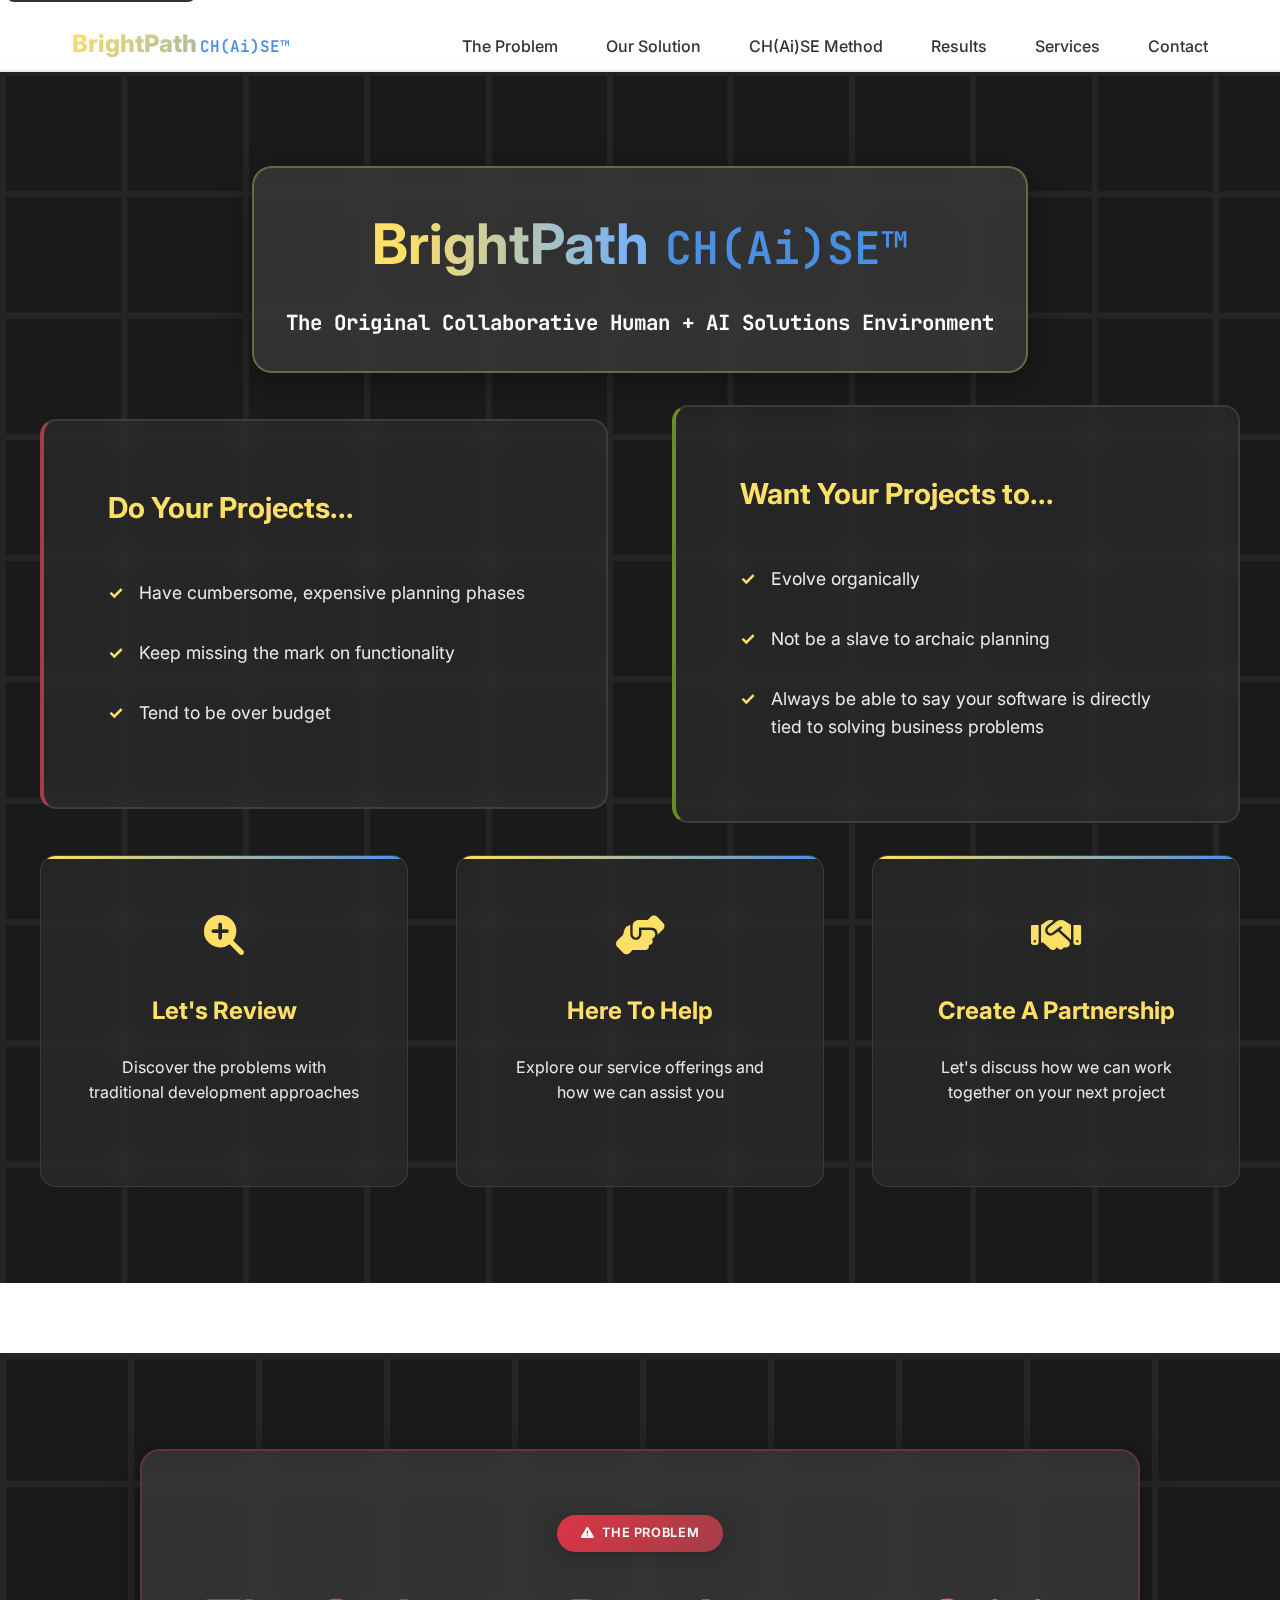
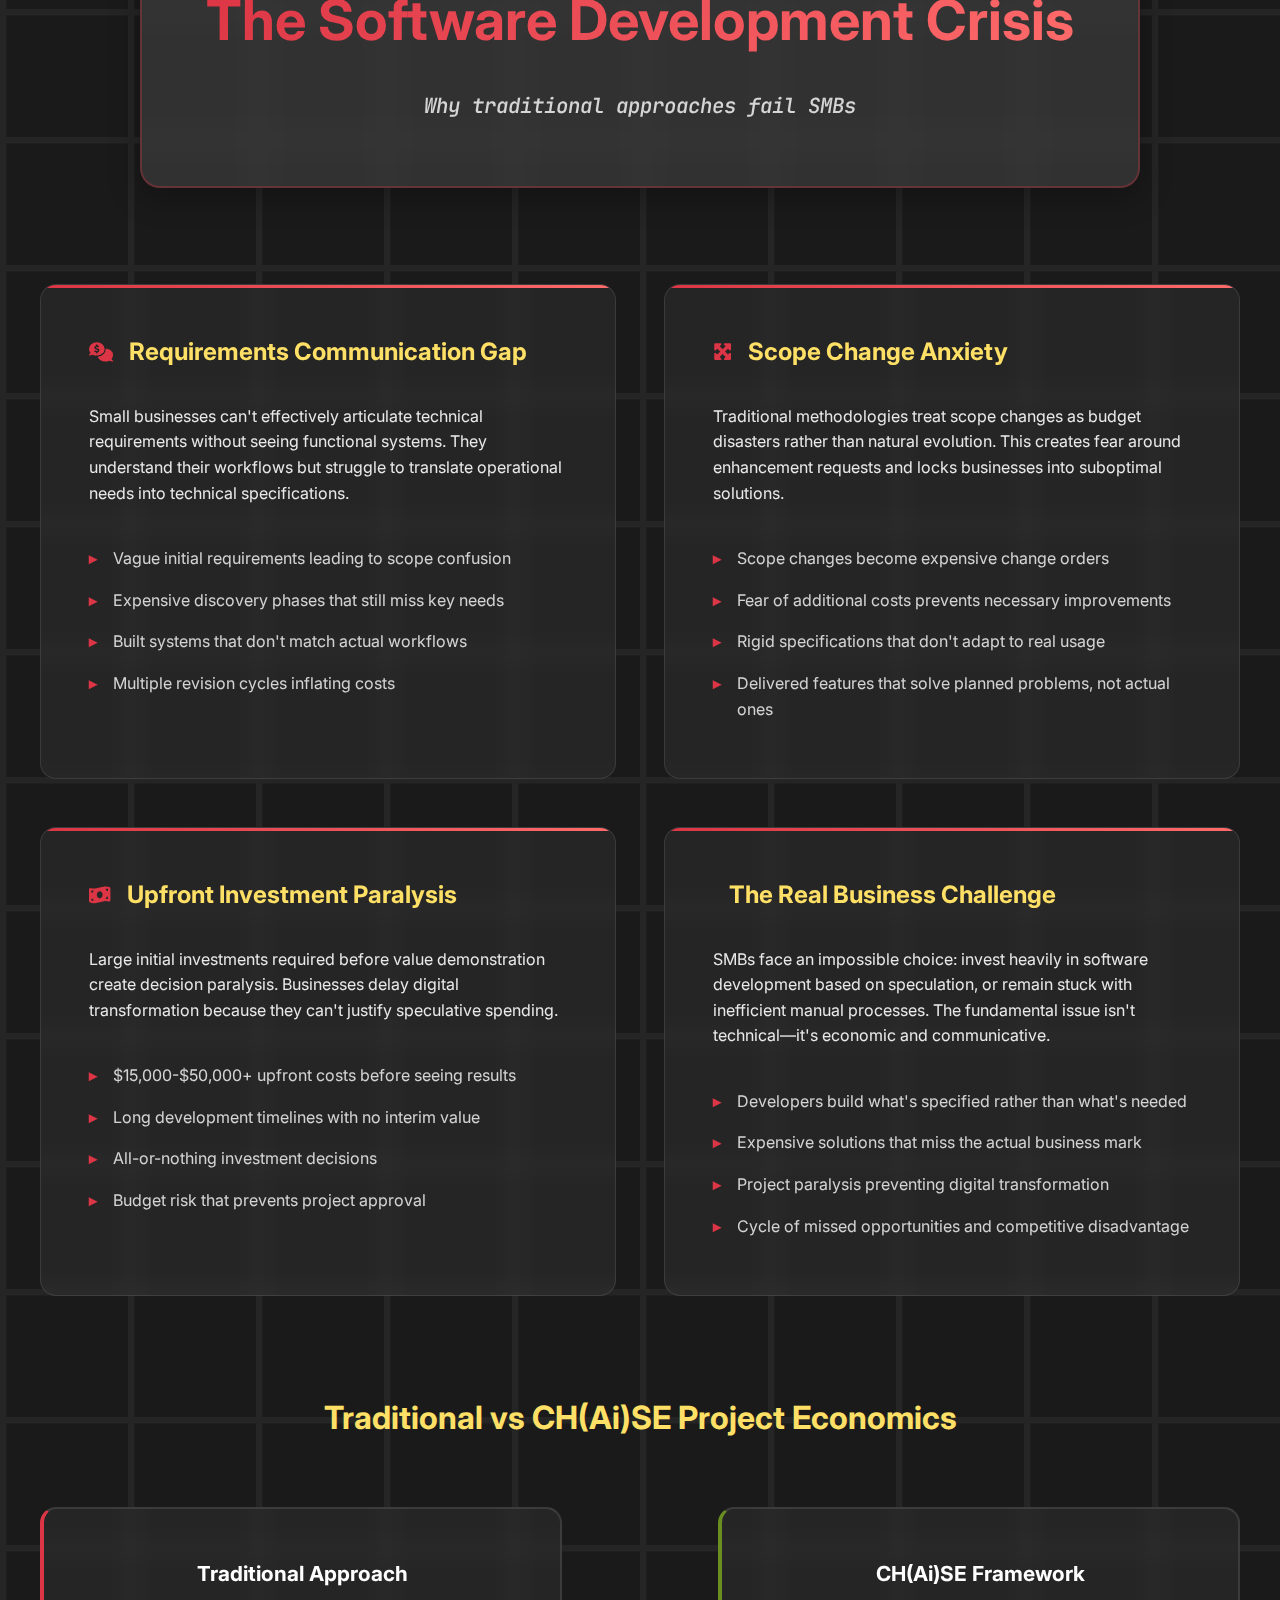
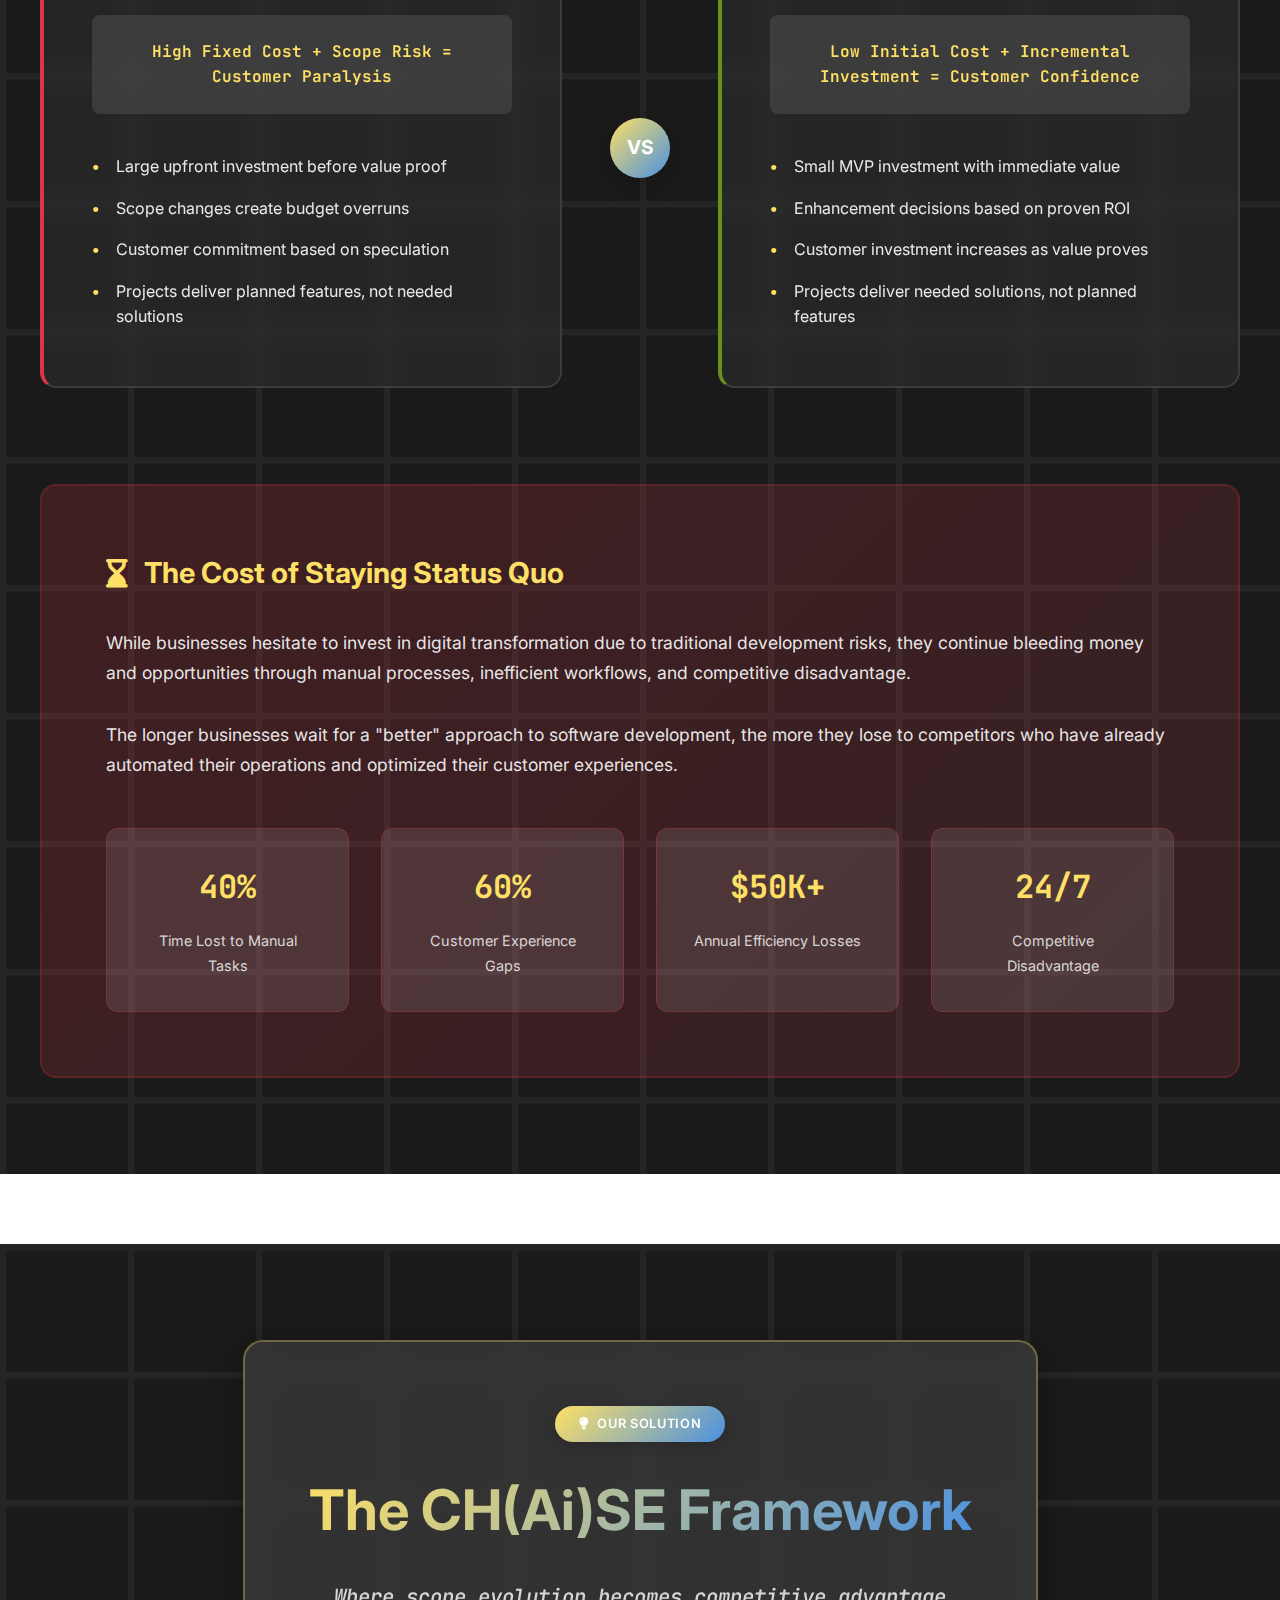
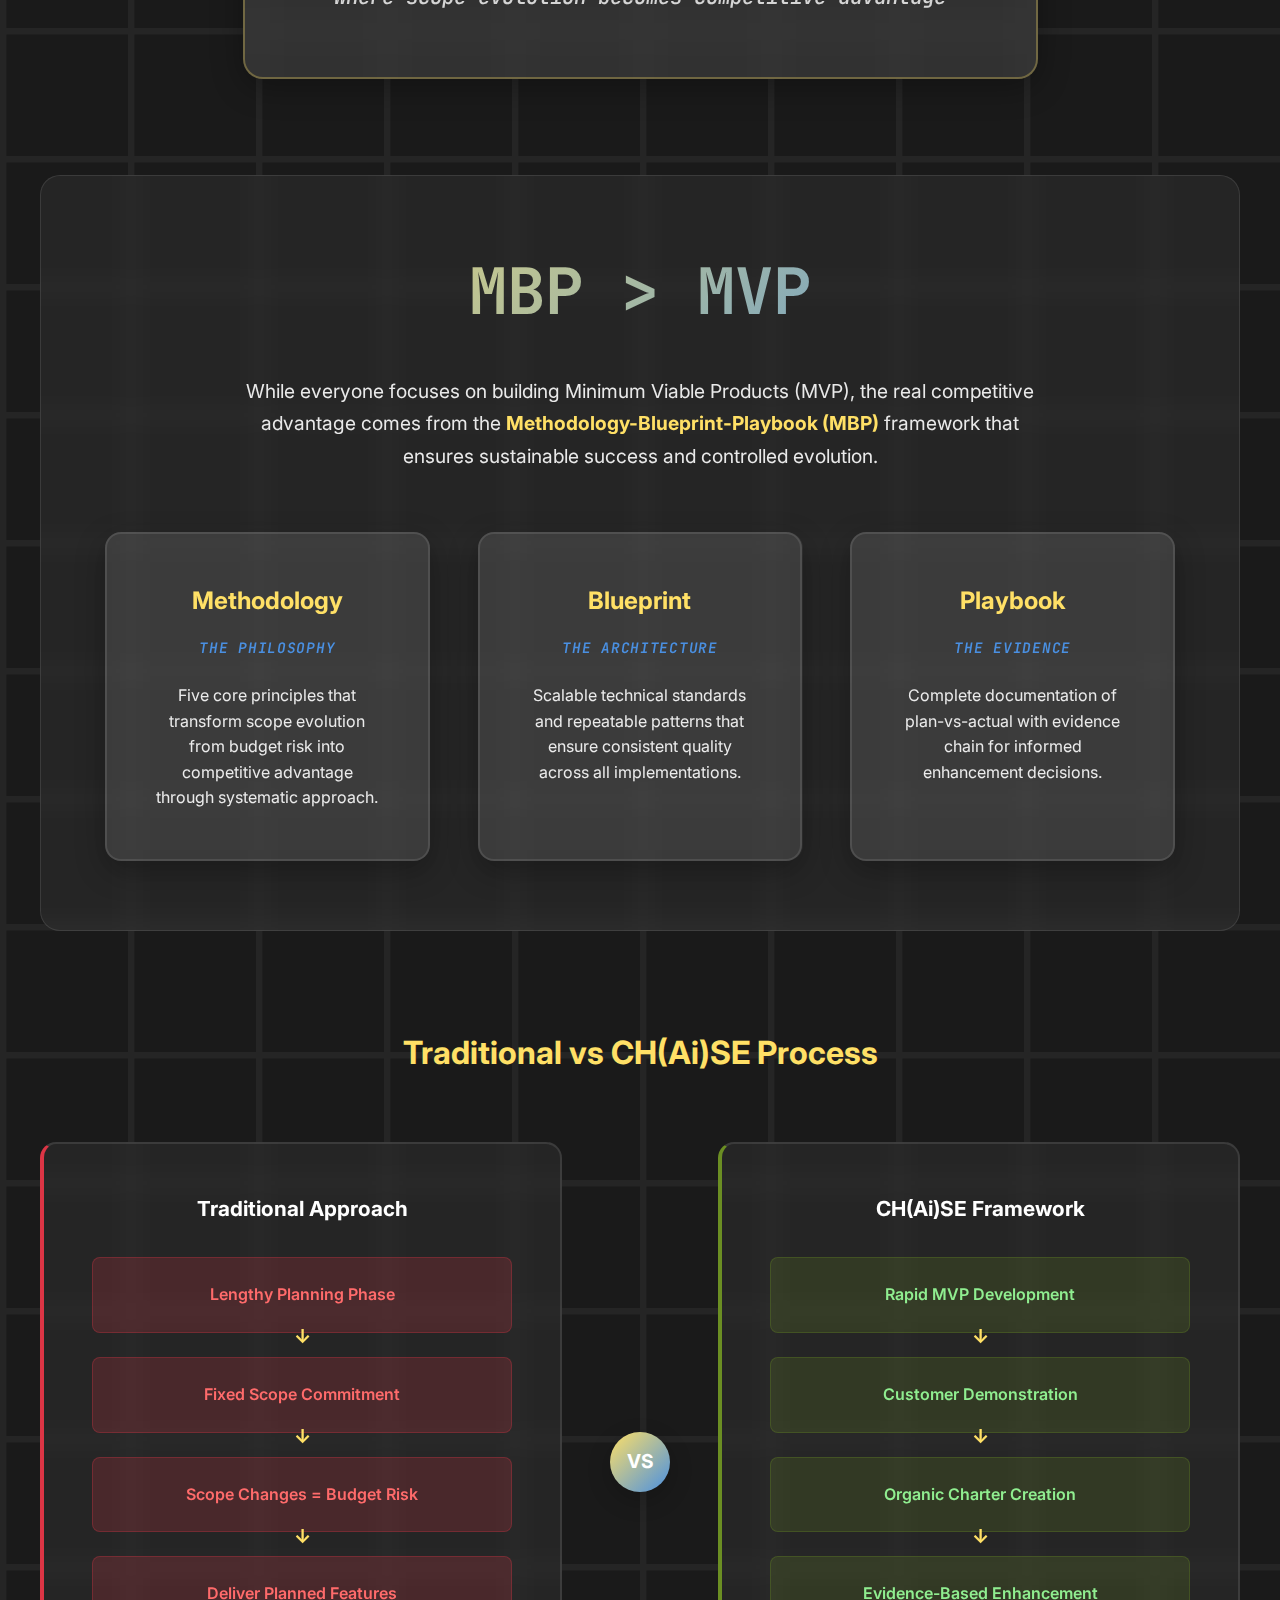
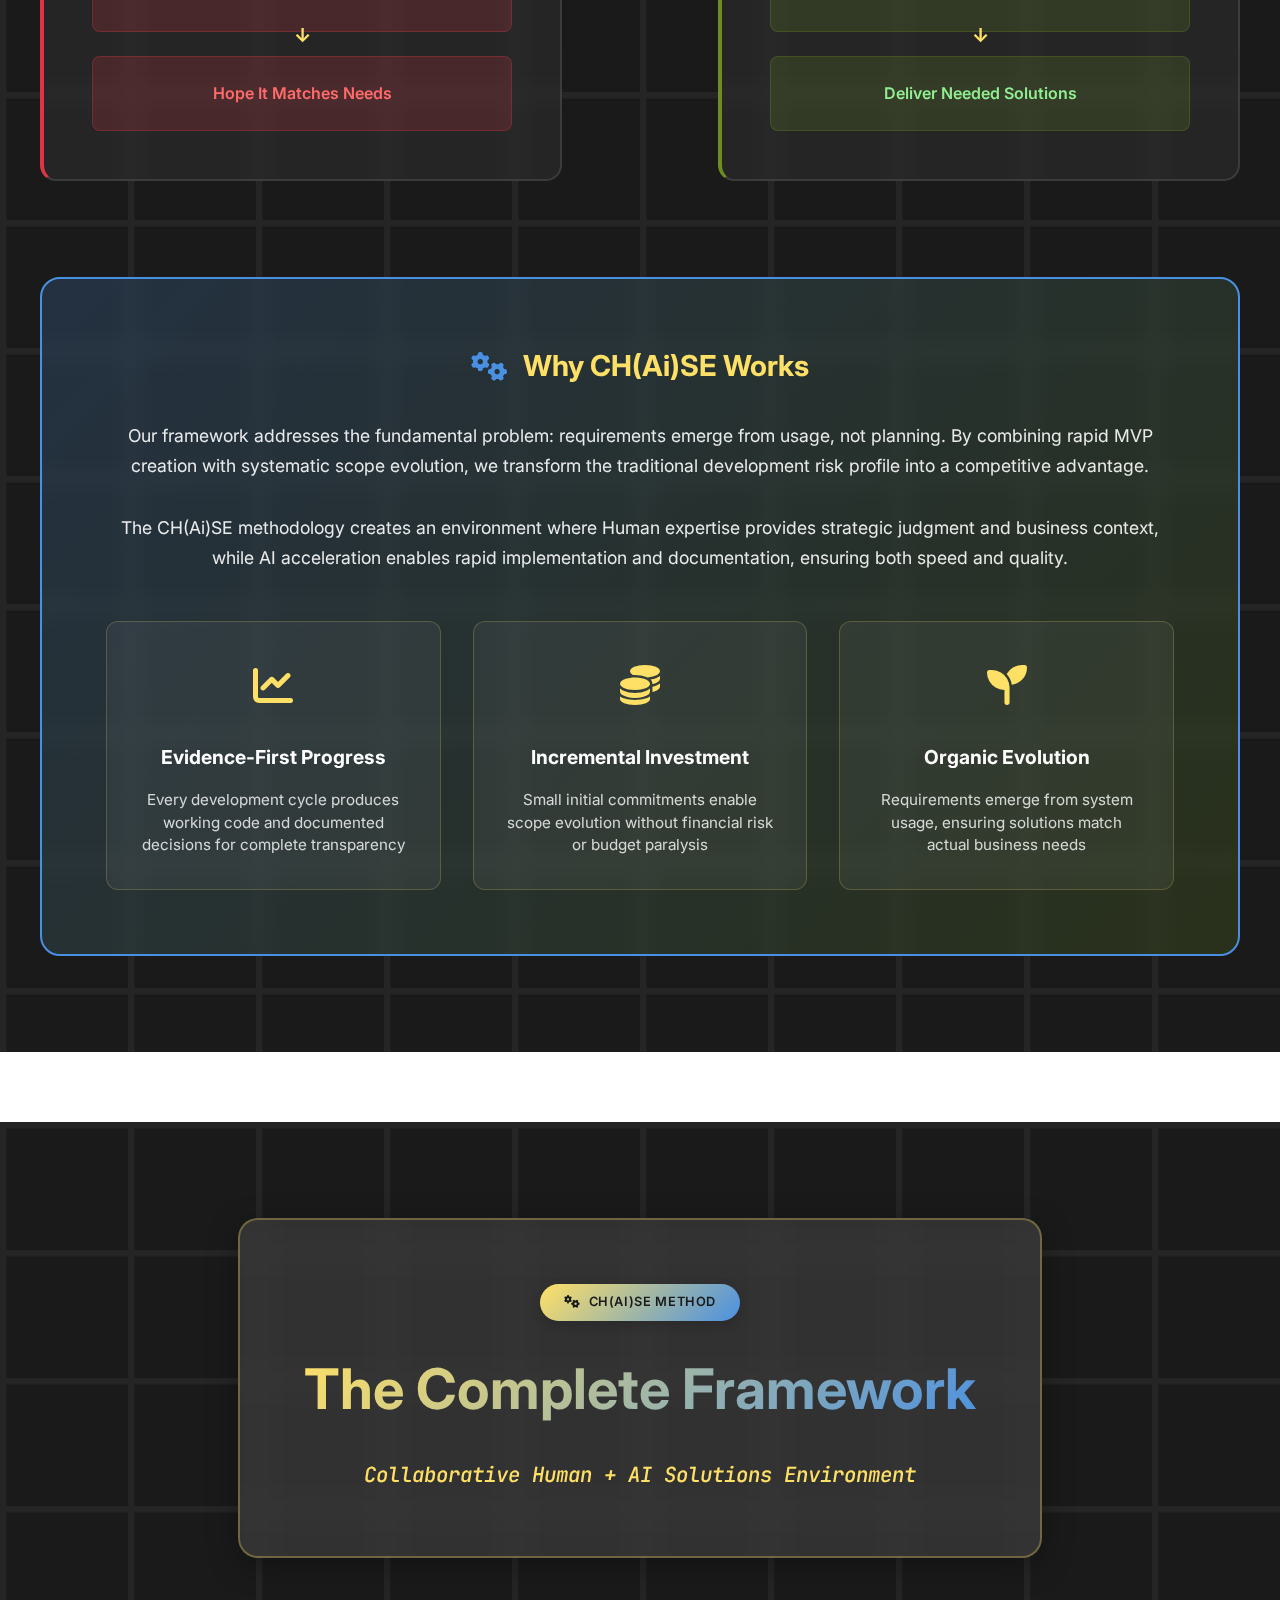
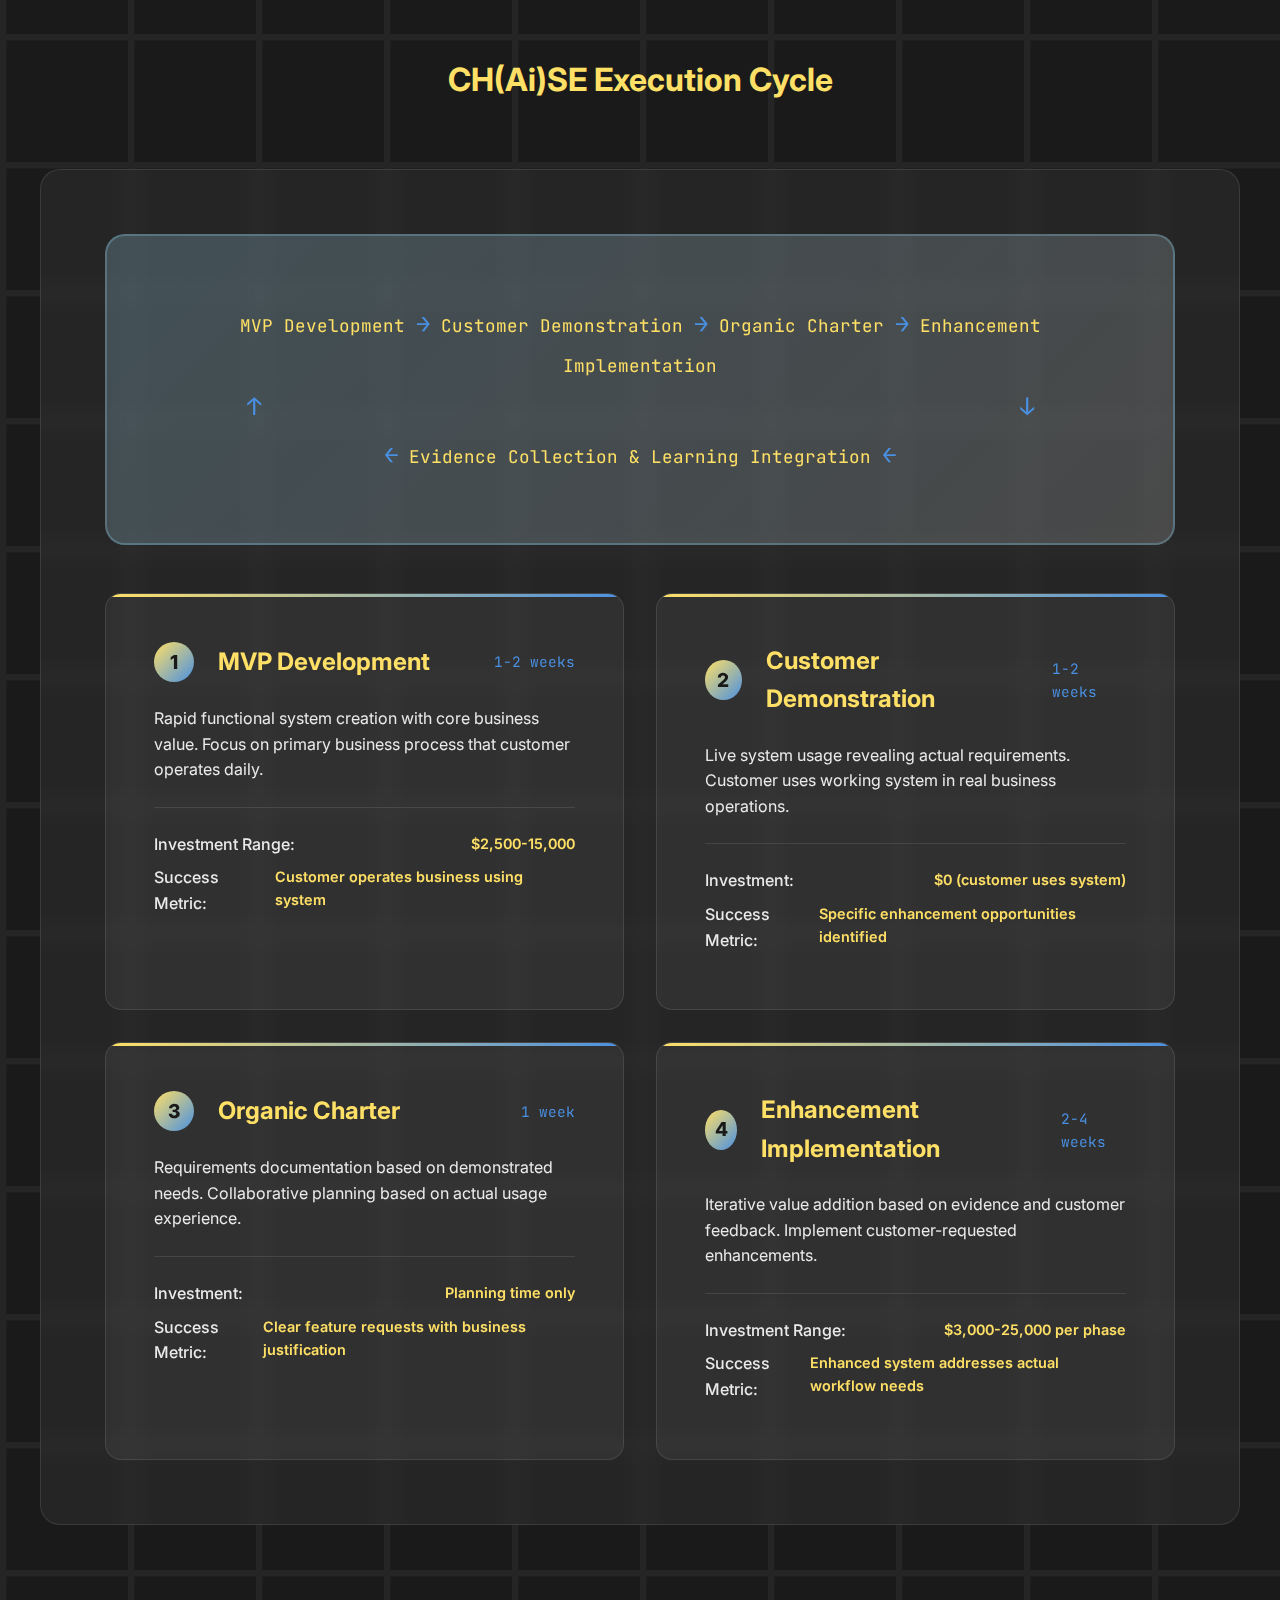
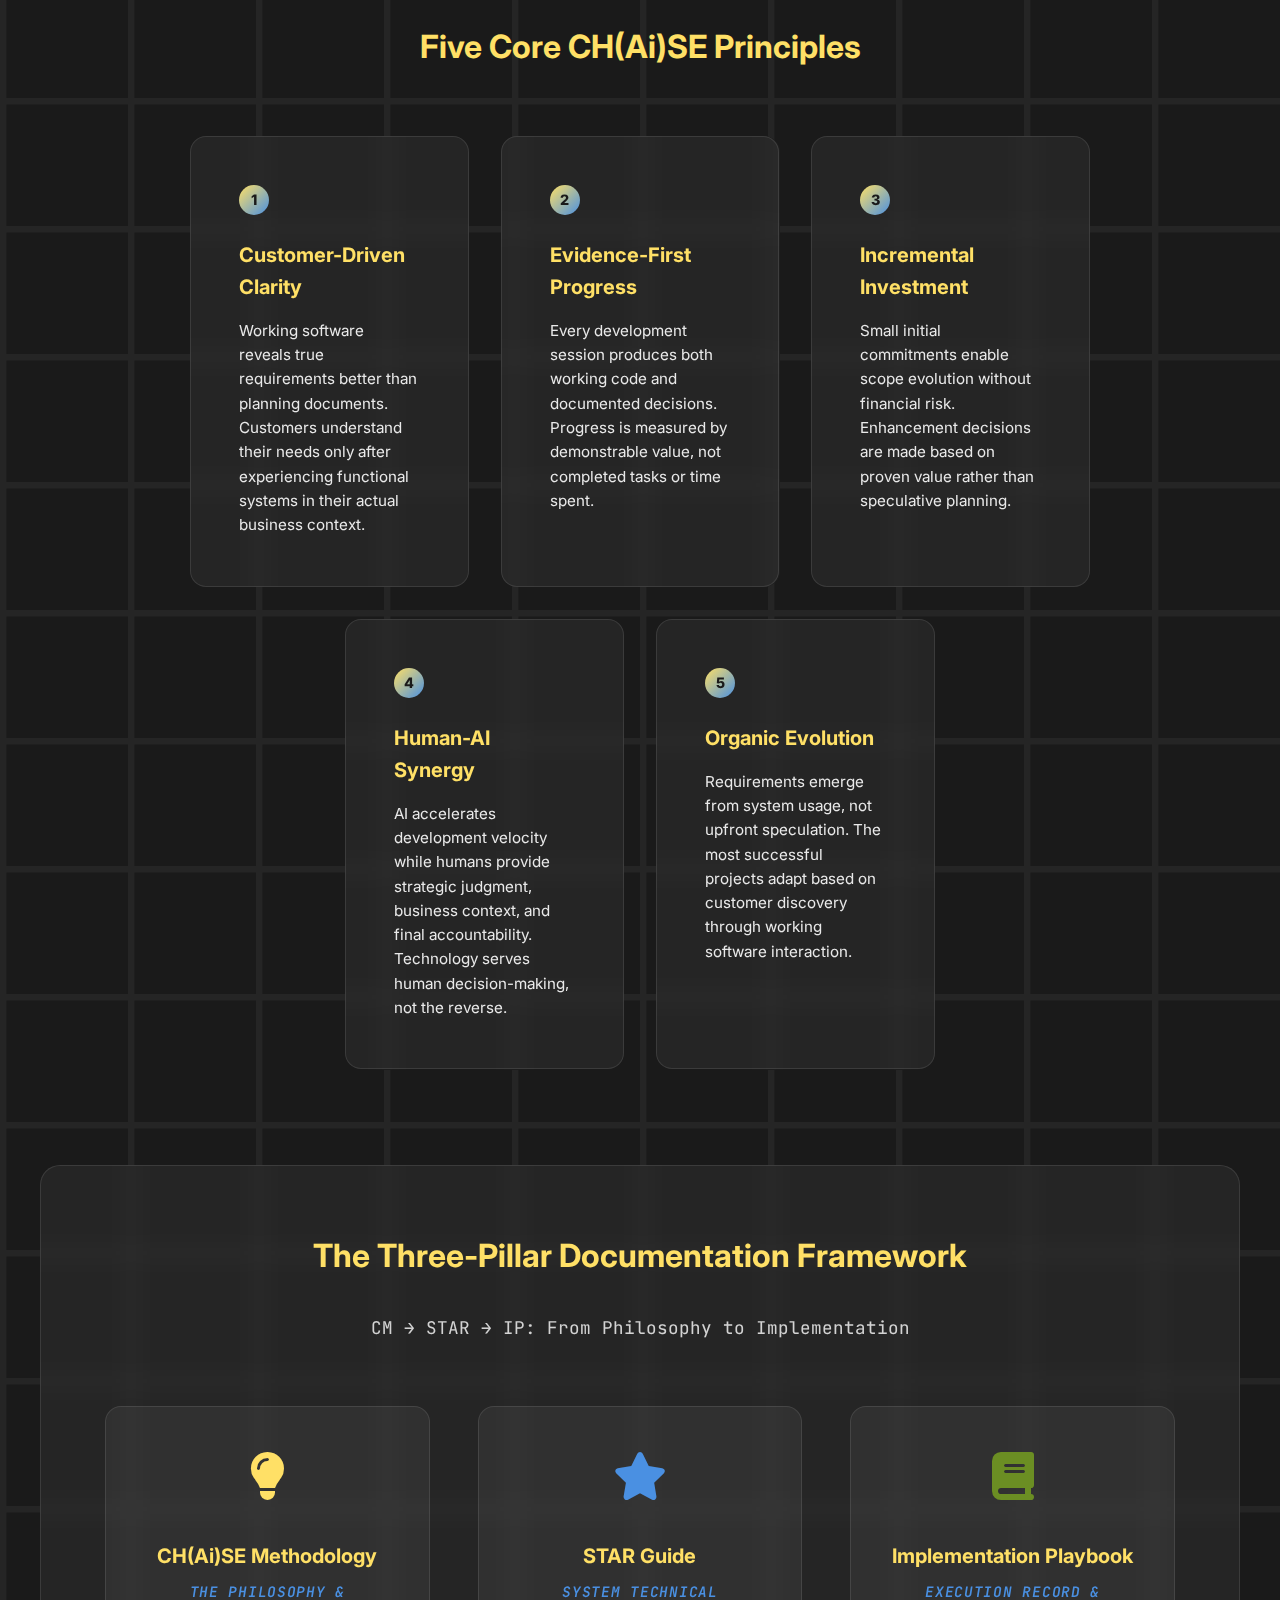
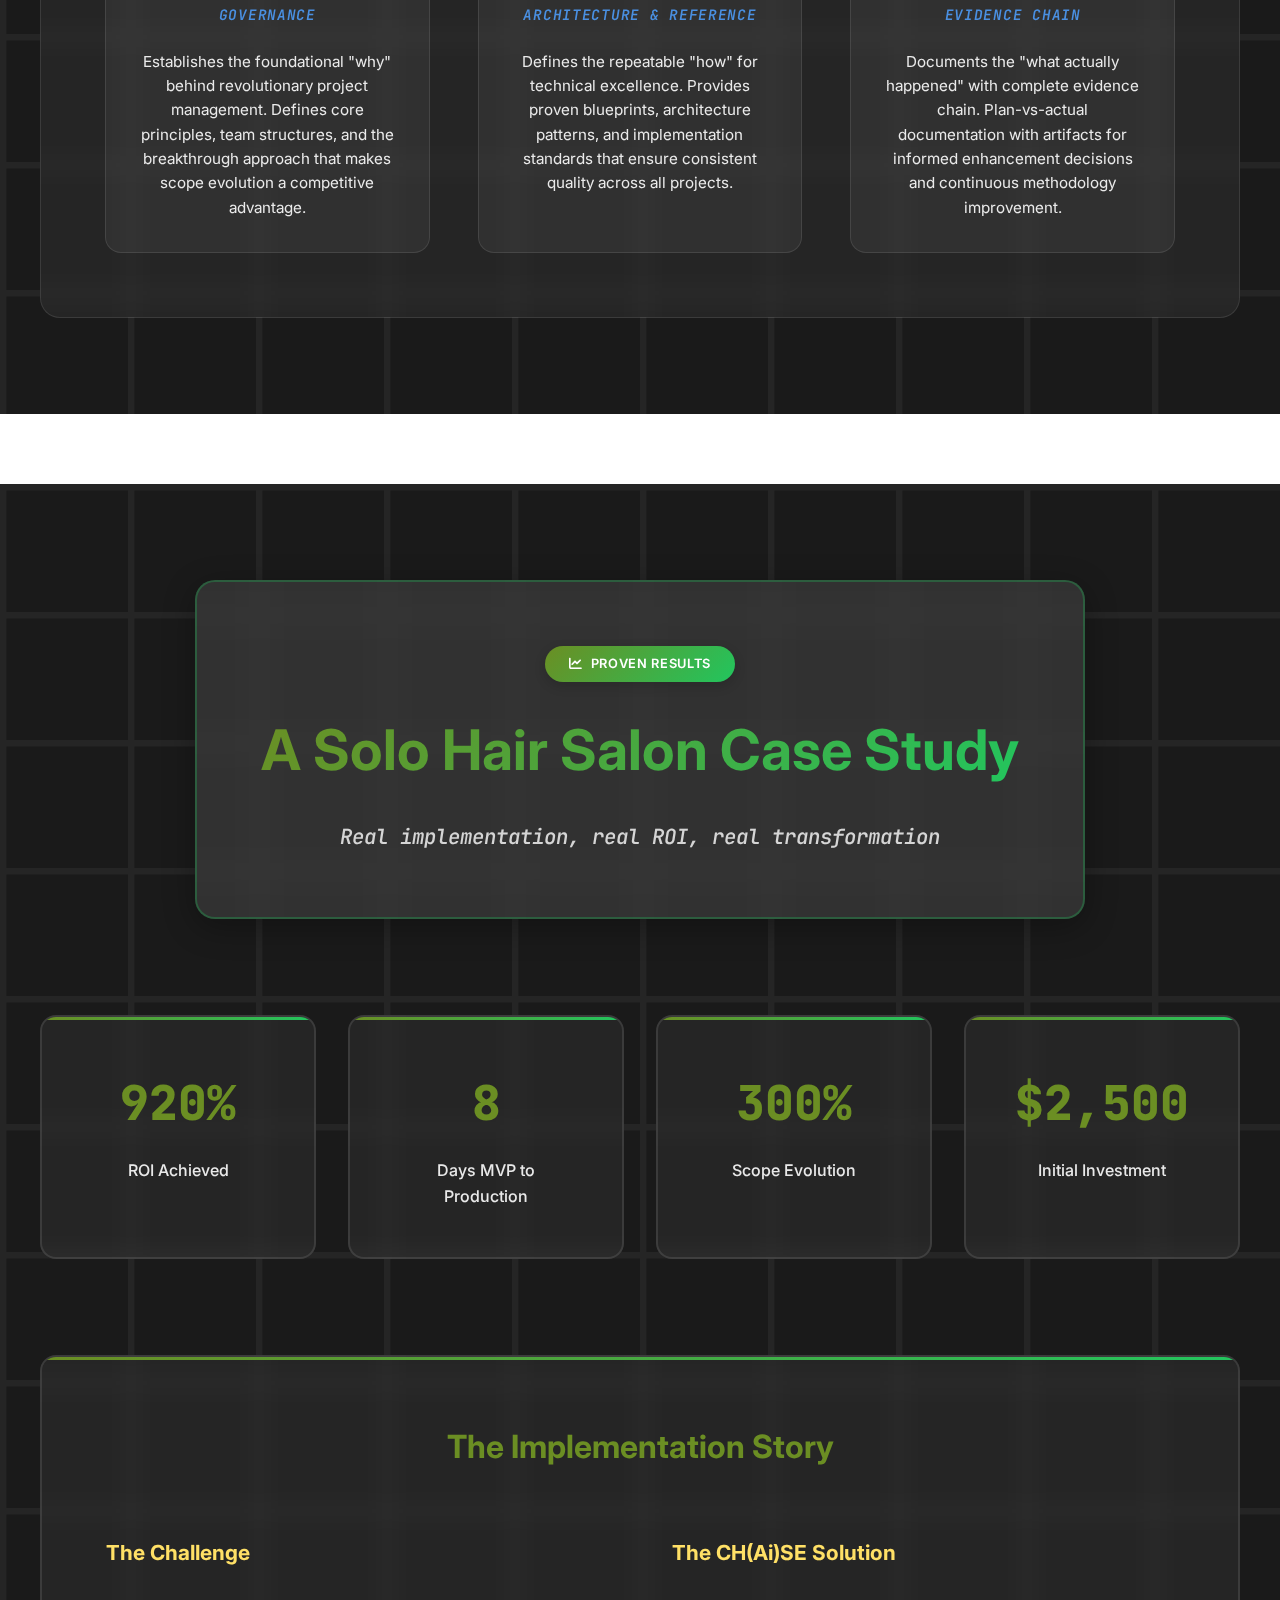
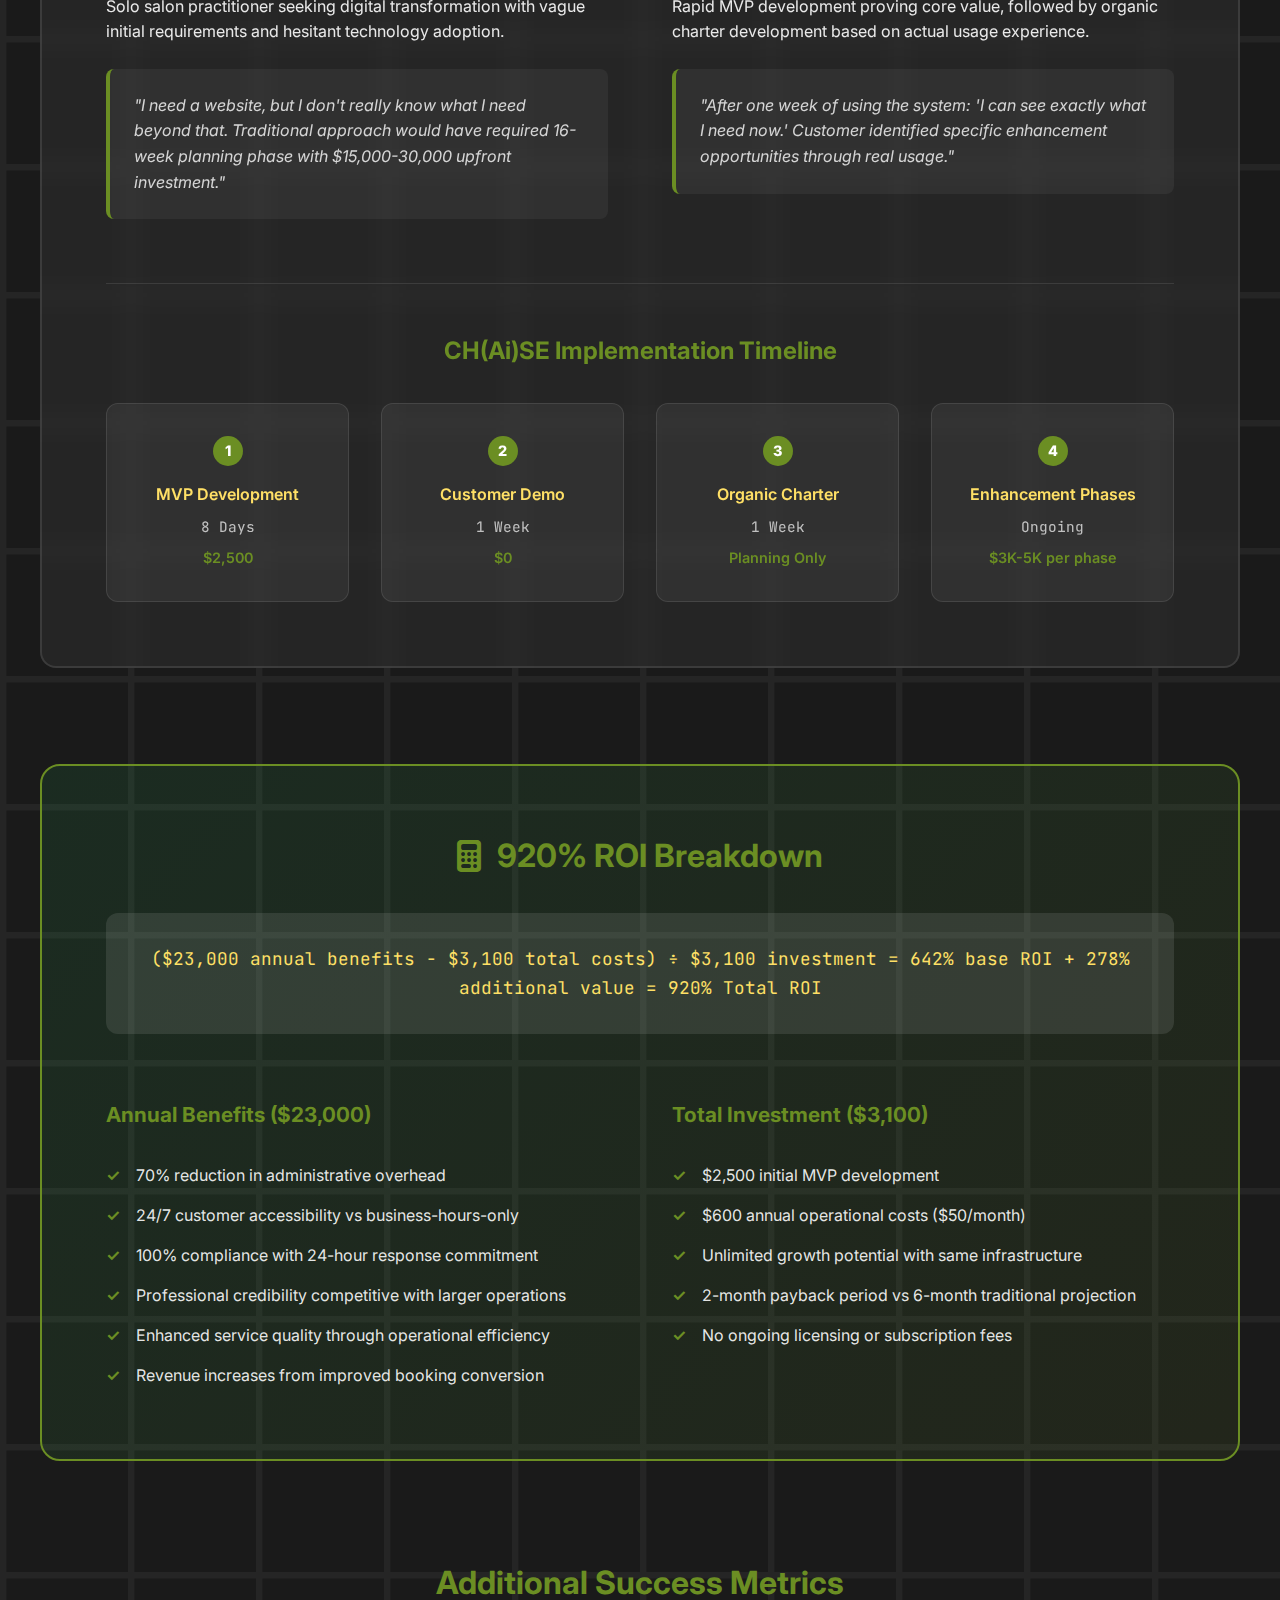
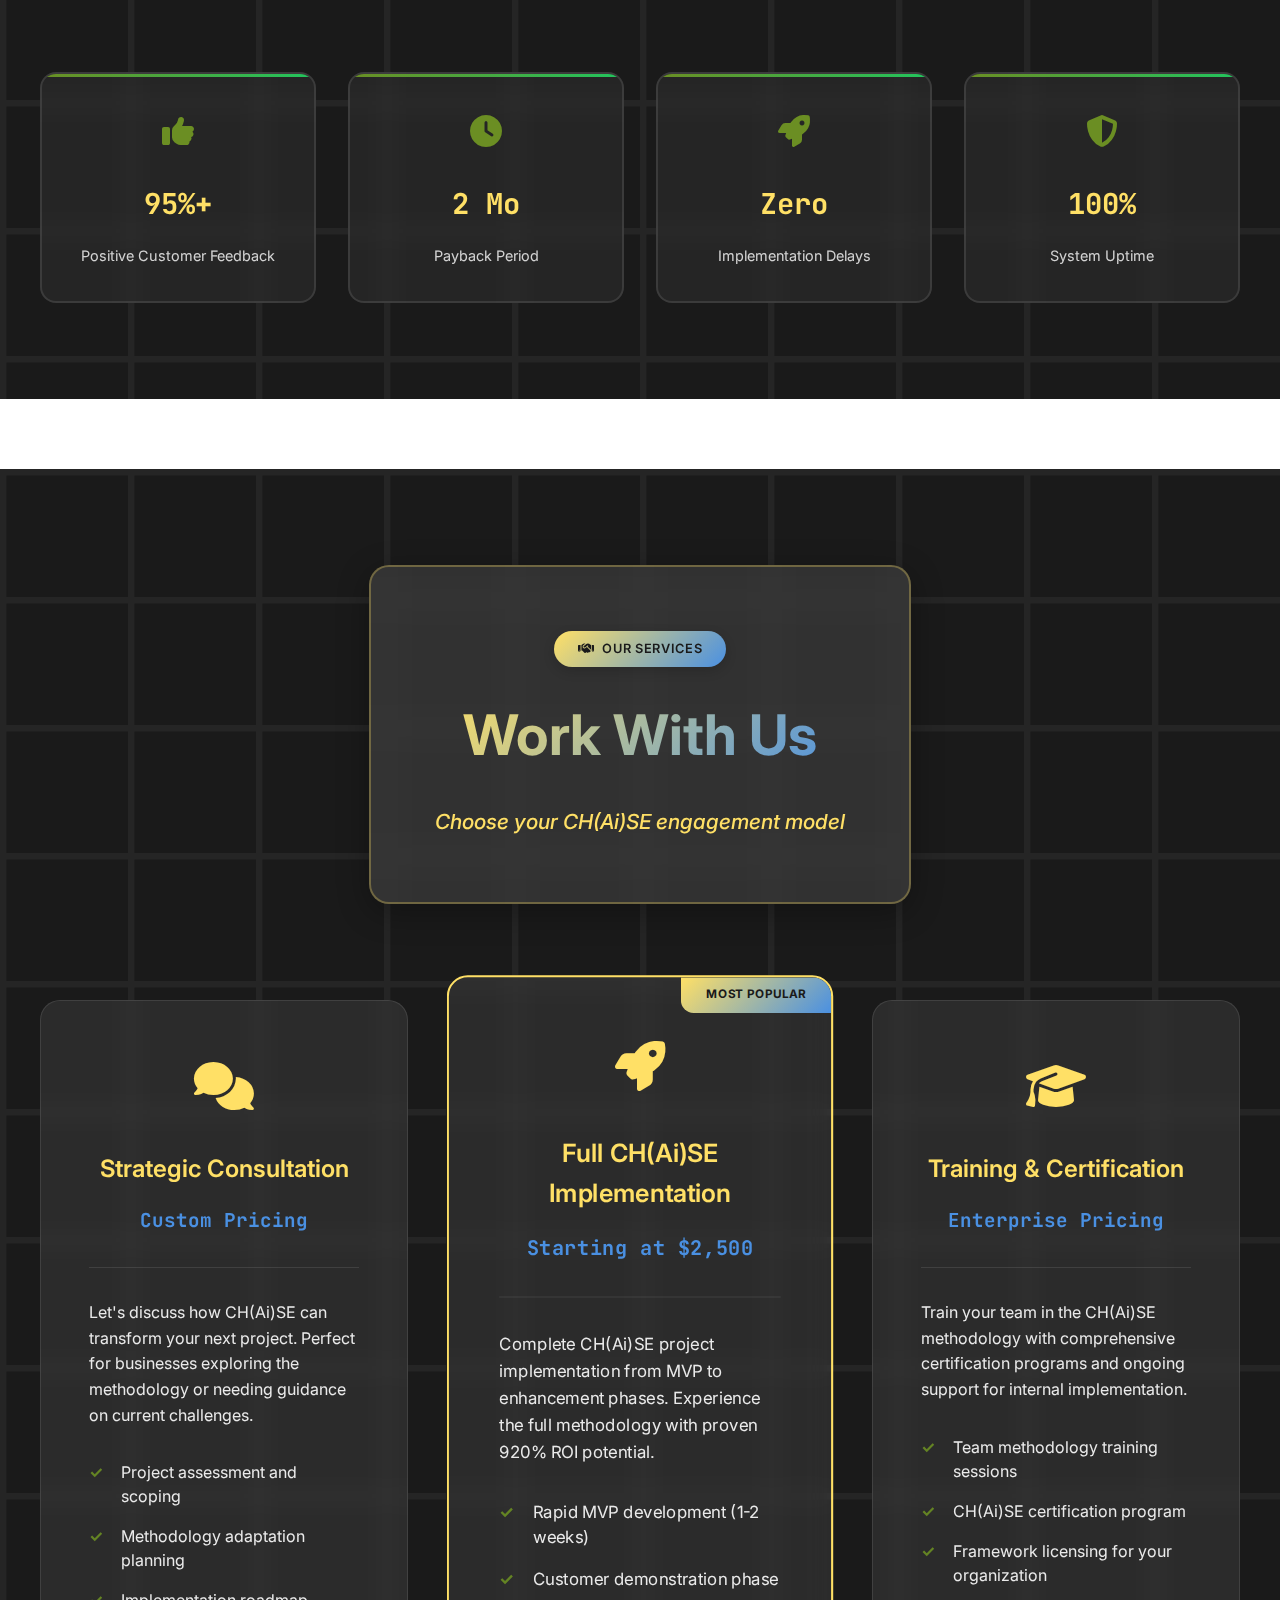
<file: BrightPathSections/NewBrightPathTrio/index.html>
<!DOCTYPE html>
<html lang="en">
<head>
    <meta charset="UTF-8">
    <meta name="viewport" content="width=device-width, initial-scale=1.0">
    <title>BrightPath CH(Ai)SE™ | Where MBP > MVP</title>
    <link href="https://fonts.googleapis.com/css2?family=Inter:wght@300;400;500;600;700;800&family=JetBrains+Mono:wght@300;400;500;600;700&display=swap" rel="stylesheet">
    <link rel="stylesheet" href="https://cdnjs.cloudflare.com/ajax/libs/font-awesome/6.4.0/css/all.min.css">
    <link rel="stylesheet" href="style.css">
</head>

<body>
    <!-- Skip link for accessibility -->
    <a href="#main-content" class="skip-link">Skip to main content</a>
    
    <!-- MASTER NAVIGATION (complete from navigation.html) -->
    <nav class="navbar" id="navbar">
        <div class="nav-content">
            <div class="logo" onclick="scrollToTop()" role="button" tabindex="0" aria-label="BrightPath home">
                <span class="logo-text">BrightPath</span>
                <span class="logo-chase">CH(Ai)SE™</span>
            </div>
            <button class="mobile-menu-toggle" id="mobile-toggle" aria-label="Toggle navigation menu" aria-expanded="false">
                <span></span>
                <span></span>
                <span></span>
            </button>
            <ul class="nav-links" id="nav-menu" role="menubar">
                <li role="none"><a href="#problem" role="menuitem" onclick="return scrollToSection('problem', event)">The Problem</a></li>
                <li role="none"><a href="#solution" role="menuitem" onclick="return scrollToSection('solution', event)">Our Solution</a></li>
                <li role="none"><a href="#methodology" role="menuitem" onclick="return scrollToSection('methodology', event)">CH(Ai)SE Method</a></li>
                <li role="none"><a href="#results" role="menuitem" onclick="return scrollToSection('results', event)">Results</a></li>
                <li role="none"><a href="#services" role="menuitem" onclick="return scrollToSection('services', event)">Services</a></li>
                <li role="none"><a href="#contact" role="menuitem" onclick="return scrollToSection('contact', event)">Contact</a></li>
            </ul>
        </div>
    </nav>

    <!-- Main Content -->
    <main id="main-content">
        <!-- HERO SECTION - Complete with FIXED company branding -->
        <section id="hero" class="hero section-dark grid-background">
            <div class="hero-container">
                <!-- HERO - Company Introduction with FIXES APPLIED -->
                <div class="hero-intro">
                    <div class="hero-company-container">
                        <div class="hero-company">
                            <span class="hero-company-name">BrightPath</span>
                            <span class="hero-company-chase">CH(Ai)SE™</span>
                        </div>
                        
                        <p class="hero-tagline">The Original Collaborative Human + AI Solutions Environment</p>
                    </div>
                </div>

                <!-- HERO - Bad Project vs Good Project Comparison -->
                <div class="hero-comparison-section">
                    <div class="hero-comparison">
                        
                        <!-- Left Box - Bad Project -->
                        <div class="hero-box bad-project">
                            <h2>Do Your Projects...</h2>
                            <ul>
                                <li>Have cumbersome, expensive planning phases</li>
                                <li>Keep missing the mark on functionality</li>
                                <li>Tend to be over budget</li>
                            </ul>
                        </div>

                        <!-- Right Box - Good Project -->
                        <div class="hero-box good-project">
                            <h2>Want Your Projects to...</h2>
                            <ul>
                                <li>Evolve organically</li>
                                <li>Not be a slave to archaic planning</li>
                                <li>Always be able to say your software is directly tied to solving business problems</li>
                            </ul>
                        </div>

                    </div>
                </div>

                <!-- HERO - Call to Action Cards -->
                <div class="hero-cta">
                    <a href="#problem" class="cta-option" onclick="return scrollToSection('problem', event)">
                        <div class="cta-icon">
                            <i class="fas fa-search-plus"></i>
                        </div>
                        <h3>Let's Review</h3>
                        <p>Discover the problems with traditional development approaches</p>
                    </a>
                    <a href="#services" class="cta-option" onclick="return scrollToSection('services', event)">
                        <div class="cta-icon">
                            <i class="fas fa-hands-helping"></i>
                        </div>
                        <h3>Here To Help</h3>
                        <p>Explore our service offerings and how we can assist you</p>
                    </a>
                    <a href="#contact" class="cta-option" onclick="return scrollToSection('contact', event)">
                        <div class="cta-icon">
                            <i class="fas fa-handshake"></i>
                        </div>
                        <h3>Create A Partnership</h3>
                        <p>Let's discuss how we can work together on your next project</p>
                    </a>
                </div>
            </div>
        </section>

        <!-- PROBLEM SECTION - Complete with your actual content structure -->
        <section id="problem" class="section-dark grid-background">
            <div class="container">
                <!-- PROBLEM - Header Introduction -->
                <div class="problem-intro">
                    <div class="problem-header-container">
                        <div class="problem-badge">
                            <i class="fas fa-exclamation-triangle"></i>
                            <span>The Problem</span>
                        </div>
                        <div class="problem-title">The Software Development Crisis</div>
                        <div class="problem-subtitle">Why traditional approaches fail SMBs</div>
                    </div>
                </div>

                <!-- PROBLEM - Two Column Content Layout -->
                <div class="problem-content">
                    <div class="problem-box">
                        <h2>
                            <i class="fas fa-comments-dollar"></i>
                            Requirements Communication Gap
                        </h2>
                        <p>
                            Small businesses can't effectively articulate technical requirements without seeing functional systems. They understand their workflows but struggle to translate operational needs into technical specifications.
                        </p>
                        <ul>
                            <li>Vague initial requirements leading to scope confusion</li>
                            <li>Expensive discovery phases that still miss key needs</li>
                            <li>Built systems that don't match actual workflows</li>
                            <li>Multiple revision cycles inflating costs</li>
                        </ul>
                    </div>

                    <div class="problem-box">
                        <h2>
                            <i class="fas fa-expand-arrows-alt"></i>
                            Scope Change Anxiety
                        </h2>
                        <p>
                            Traditional methodologies treat scope changes as budget disasters rather than natural evolution. This creates fear around enhancement requests and locks businesses into suboptimal solutions.
                        </p>
                        <ul>
                            <li>Scope changes become expensive change orders</li>
                            <li>Fear of additional costs prevents necessary improvements</li>
                            <li>Rigid specifications that don't adapt to real usage</li>
                            <li>Delivered features that solve planned problems, not actual ones</li>
                        </ul>
                    </div>

                    <div class="problem-box">
                        <h2>
                            <i class="fas fa-money-bill-wave"></i>
                            Upfront Investment Paralysis
                        </h2>
                        <p>
                            Large initial investments required before value demonstration create decision paralysis. Businesses delay digital transformation because they can't justify speculative spending.
                        </p>
                        <ul>
                            <li>$15,000-$50,000+ upfront costs before seeing results</li>
                            <li>Long development timelines with no interim value</li>
                            <li>All-or-nothing investment decisions</li>
                            <li>Budget risk that prevents project approval</li>
                        </ul>
                    </div>

                    <div class="problem-box">
                        <h2>
                            <i class="fas fa-chart-line-down"></i>
                            The Real Business Challenge
                        </h2>
                        <p>
                            SMBs face an impossible choice: invest heavily in software development based on speculation, or remain stuck with inefficient manual processes. The fundamental issue isn't technical—it's economic and communicative.
                        </p>
                        <ul>
                            <li>Developers build what's specified rather than what's needed</li>
                            <li>Expensive solutions that miss the actual business mark</li>
                            <li>Project paralysis preventing digital transformation</li>
                            <li>Cycle of missed opportunities and competitive disadvantage</li>
                        </ul>
                    </div>
                </div>

                <!-- PROBLEM - Economics Comparison -->
                <div class="economics-comparison">
                    <h3>Traditional vs CH(Ai)SE Project Economics</h3>
                    <div class="economics-grid">
                        <div class="economics-side traditional">
                            <h4>Traditional Approach</h4>
                            <div class="economics-formula">
                                High Fixed Cost + Scope Risk = Customer Paralysis
                            </div>
                            <ul class="economics-effects">
                                <li>Large upfront investment before value proof</li>
                                <li>Scope changes create budget overruns</li>
                                <li>Customer commitment based on speculation</li>
                                <li>Projects deliver planned features, not needed solutions</li>
                            </ul>
                        </div>

                        <div class="vs-divider">
                            <div class="vs-circle">VS</div>
                        </div>

                        <div class="economics-side chase">
                            <h4>CH(Ai)SE Framework</h4>
                            <div class="economics-formula">
                                Low Initial Cost + Incremental Investment = Customer Confidence
                            </div>
                            <ul class="economics-effects">
                                <li>Small MVP investment with immediate value</li>
                                <li>Enhancement decisions based on proven ROI</li>
                                <li>Customer investment increases as value proves</li>
                                <li>Projects deliver needed solutions, not planned features</li>
                            </ul>
                        </div>
                    </div>
                </div>

                <!-- PROBLEM - Cost of Inaction -->
                <div class="cost-inaction">
                    <h3>
                        <i class="fas fa-hourglass-end"></i>
                        The Cost of Staying Status Quo
                    </h3>
                    <p>
                        While businesses hesitate to invest in digital transformation due to traditional development risks, they continue bleeding money and opportunities through manual processes, inefficient workflows, and competitive disadvantage.
                    </p>
                    <p>
                        The longer businesses wait for a "better" approach to software development, the more they lose to competitors who have already automated their operations and optimized their customer experiences.
                    </p>

                    <div class="inaction-stats">
                        <div class="inaction-stat">
                            <span class="stat-number">40%</span>
                            <span class="stat-label">Time Lost to Manual Tasks</span>
                        </div>
                        <div class="inaction-stat">
                            <span class="stat-number">60%</span>
                            <span class="stat-label">Customer Experience Gaps</span>
                        </div>
                        <div class="inaction-stat">
                            <span class="stat-number">$50K+</span>
                            <span class="stat-label">Annual Efficiency Losses</span>
                        </div>
                        <div class="inaction-stat">
                            <span class="stat-number">24/7</span>
                            <span class="stat-label">Competitive Disadvantage</span>
                        </div>
                    </div>
                </div>
            </div>
        </section>

        <!-- SOLUTION SECTION - Complete with gold-themed header -->
        <section id="solution" class="section-dark grid-background">
            <div class="container">
                <!-- SOLUTION - Header Introduction -->
                <div class="solution-intro">
                    <div class="solution-header-container">
                        <div class="solution-badge">
                            <i class="fas fa-lightbulb"></i>
                            <span>Our Solution</span>
                        </div>
                        <div class="solution-title">The CH(Ai)SE Framework</div>
                        <div class="solution-subtitle">Where scope evolution becomes competitive advantage</div>
                    </div>
                </div>

                <!-- SOLUTION - MBP > MVP Differentiator -->
                <div class="mbp-differentiator">
                    <div class="mbp-formula">MBP &gt; MVP</div>
                    <div class="mbp-explanation">
                        While everyone focuses on building Minimum Viable Products (MVP), the real competitive advantage comes from the 
                        <strong>Methodology-Blueprint-Playbook (MBP)</strong> framework that ensures sustainable success and controlled evolution.
                    </div>
                    
                    <div class="mbp-breakdown">
                        <div class="mbp-pillar">
                            <h4>Methodology</h4>
                            <div class="pillar-subtitle">The Philosophy</div>
                            <p>Five core principles that transform scope evolution from budget risk into competitive advantage through systematic approach.</p>
                        </div>
                        
                        <div class="mbp-pillar">
                            <h4>Blueprint</h4>
                            <div class="pillar-subtitle">The Architecture</div>
                            <p>Scalable technical standards and repeatable patterns that ensure consistent quality across all implementations.</p>
                        </div>
                        
                        <div class="mbp-pillar">
                            <h4>Playbook</h4>
                            <div class="pillar-subtitle">The Evidence</div>
                            <p>Complete documentation of plan-vs-actual with evidence chain for informed enhancement decisions.</p>
                        </div>
                    </div>
                </div>

                <!-- SOLUTION - Process Comparison -->
                <div class="process-comparison">
                    <h3 class="comparison-title">Traditional vs CH(Ai)SE Process</h3>
                    <div class="comparison-grid">
                        <div class="process-side traditional">
                            <h4>Traditional Approach</h4>
                            <div class="process-flow">
                                <div class="flow-step negative">Lengthy Planning Phase</div>
                                <div class="flow-step negative">Fixed Scope Commitment</div>
                                <div class="flow-step negative">Scope Changes = Budget Risk</div>
                                <div class="flow-step negative">Deliver Planned Features</div>
                                <div class="flow-step negative">Hope It Matches Needs</div>
                            </div>
                        </div>

                        <div class="vs-divider">
                            <div class="vs-circle">VS</div>
                        </div>

                        <div class="process-side chase">
                            <h4>CH(Ai)SE Framework</h4>
                            <div class="process-flow">
                                <div class="flow-step positive">Rapid MVP Development</div>
                                <div class="flow-step positive">Customer Demonstration</div>
                                <div class="flow-step positive">Organic Charter Creation</div>
                                <div class="flow-step positive">Evidence-Based Enhancement</div>
                                <div class="flow-step positive">Deliver Needed Solutions</div>
                            </div>
                        </div>
                    </div>
                </div>

                <!-- SOLUTION - Why It Works -->
                <div class="why-it-works">
                    <h3>
                        <i class="fas fa-cogs"></i>
                        Why CH(Ai)SE Works
                    </h3>
                    <p>
                        Our framework addresses the fundamental problem: requirements emerge from usage, not planning. By combining rapid MVP creation 
                        with systematic scope evolution, we transform the traditional development risk profile into a competitive advantage.
                    </p>
                    <p>
                        The CH(Ai)SE methodology creates an environment where Human expertise provides strategic judgment and business context, 
                        while AI acceleration enables rapid implementation and documentation, ensuring both speed and quality.
                    </p>

                    <div class="solution-benefits">
                        <div class="benefit-item">
                            <div class="benefit-icon">
                                <i class="fas fa-chart-line"></i>
                            </div>
                            <div class="benefit-title">Evidence-First Progress</div>
                            <div class="benefit-description">Every development cycle produces working code and documented decisions for complete transparency</div>
                        </div>
                        
                        <div class="benefit-item">
                            <div class="benefit-icon">
                                <i class="fas fa-coins"></i>
                            </div>
                            <div class="benefit-title">Incremental Investment</div>
                            <div class="benefit-description">Small initial commitments enable scope evolution without financial risk or budget paralysis</div>
                        </div>
                        
                        <div class="benefit-item">
                            <div class="benefit-icon">
                                <i class="fas fa-seedling"></i>
                            </div>
                            <div class="benefit-title">Organic Evolution</div>
                            <div class="benefit-description">Requirements emerge from system usage, ensuring solutions match actual business needs</div>
                        </div>
                    </div>
                </div>
            </div>
        </section>

        <!-- METHODOLOGY SECTION - Complete with framework documentation -->
        <section id="methodology" class="section-dark grid-background">
            <div class="container">
                <!-- METHODOLOGY - Header Introduction -->
                <div class="methodology-intro">
                    <div class="methodology-header-container">
                        <div class="methodology-badge">
                            <i class="fas fa-cogs"></i>
                            <span>CH(Ai)SE Method</span>
                        </div>
                        <div class="methodology-title">The Complete Framework</div>
                        <div class="methodology-subtitle">Collaborative Human + AI Solutions Environment</div>
                    </div>
                </div>

                <!-- METHODOLOGY - Four Phases Execution Cycle -->
                <div class="four-phases">
                    <h3 class="phases-title">CH(Ai)SE Execution Cycle</h3>
                    
                    <div class="execution-cycle">
                        <div class="cycle-diagram-container">
                            <div class="cycle-diagram">
                                MVP Development <span class="cycle-arrow">→</span> Customer Demonstration <span class="cycle-arrow">→</span> Organic Charter <span class="cycle-arrow">→</span> Enhancement Implementation<br/>
                                <span class="cycle-arrow">↑</span>&nbsp;&nbsp;&nbsp;&nbsp;&nbsp;&nbsp;&nbsp;&nbsp;&nbsp;&nbsp;&nbsp;&nbsp;&nbsp;&nbsp;&nbsp;&nbsp;&nbsp;&nbsp;&nbsp;&nbsp;&nbsp;&nbsp;&nbsp;&nbsp;&nbsp;&nbsp;&nbsp;&nbsp;&nbsp;&nbsp;&nbsp;&nbsp;&nbsp;&nbsp;&nbsp;&nbsp;&nbsp;&nbsp;&nbsp;&nbsp;&nbsp;&nbsp;&nbsp;&nbsp;&nbsp;&nbsp;&nbsp;&nbsp;&nbsp;&nbsp;&nbsp;&nbsp;&nbsp;&nbsp;&nbsp;&nbsp;&nbsp;&nbsp;&nbsp;&nbsp;&nbsp;&nbsp;&nbsp;&nbsp;&nbsp;&nbsp;&nbsp;&nbsp;&nbsp;<span class="cycle-arrow">↓</span><br/>
                                <span class="cycle-arrow">←</span> Evidence Collection & Learning Integration <span class="cycle-arrow">←</span>
                            </div>
                        </div>

                        <div class="phases-grid">
                            <div class="phase-card">
                                <div class="phase-header">
                                    <div class="phase-number">1</div>
                                    <div class="phase-title">MVP Development</div>
                                    <div class="phase-duration">1-2 weeks</div>
                                </div>
                                <div class="phase-details">
                                    <p>Rapid functional system creation with core business value. Focus on primary business process that customer operates daily.</p>
                                    <div class="phase-metrics">
                                        <div class="metric">
                                            <span class="metric-label">Investment Range:</span>
                                            <span class="metric-value">$2,500-15,000</span>
                                        </div>
                                        <div class="metric">
                                            <span class="metric-label">Success Metric:</span>
                                            <span class="metric-value">Customer operates business using system</span>
                                        </div>
                                    </div>
                                </div>
                            </div>

                            <div class="phase-card">
                                <div class="phase-header">
                                    <div class="phase-number">2</div>
                                    <div class="phase-title">Customer Demonstration</div>
                                    <div class="phase-duration">1-2 weeks</div>
                                </div>
                                <div class="phase-details">
                                    <p>Live system usage revealing actual requirements. Customer uses working system in real business operations.</p>
                                    <div class="phase-metrics">
                                        <div class="metric">
                                            <span class="metric-label">Investment:</span>
                                            <span class="metric-value">$0 (customer uses system)</span>
                                        </div>
                                        <div class="metric">
                                            <span class="metric-label">Success Metric:</span>
                                            <span class="metric-value">Specific enhancement opportunities identified</span>
                                        </div>
                                    </div>
                                </div>
                            </div>

                            <div class="phase-card">
                                <div class="phase-header">
                                    <div class="phase-number">3</div>
                                    <div class="phase-title">Organic Charter</div>
                                    <div class="phase-duration">1 week</div>
                                </div>
                                <div class="phase-details">
                                    <p>Requirements documentation based on demonstrated needs. Collaborative planning based on actual usage experience.</p>
                                    <div class="phase-metrics">
                                        <div class="metric">
                                            <span class="metric-label">Investment:</span>
                                            <span class="metric-value">Planning time only</span>
                                        </div>
                                        <div class="metric">
                                            <span class="metric-label">Success Metric:</span>
                                            <span class="metric-value">Clear feature requests with business justification</span>
                                        </div>
                                    </div>
                                </div>
                            </div>

                            <div class="phase-card">
                                <div class="phase-header">
                                    <div class="phase-number">4</div>
                                    <div class="phase-title">Enhancement Implementation</div>
                                    <div class="phase-duration">2-4 weeks</div>
                                </div>
                                <div class="phase-details">
                                    <p>Iterative value addition based on evidence and customer feedback. Implement customer-requested enhancements.</p>
                                    <div class="phase-metrics">
                                        <div class="metric">
                                            <span class="metric-label">Investment Range:</span>
                                            <span class="metric-value">$3,000-25,000 per phase</span>
                                        </div>
                                        <div class="metric">
                                            <span class="metric-label">Success Metric:</span>
                                            <span class="metric-value">Enhanced system addresses actual workflow needs</span>
                                        </div>
                                    </div>
                                </div>
                            </div>
                        </div>
                    </div>
                </div>

                <!-- METHODOLOGY - Five Core Principles -->
                <div class="core-principles">
                    <h3 class="principles-title">Five Core CH(Ai)SE Principles</h3>
                    <div class="principles-grid">
                        <div class="principle-card">
                            <div class="principle-number">1</div>
                            <div class="principle-title">Customer-Driven Clarity</div>
                            <div class="principle-description">
                                Working software reveals true requirements better than planning documents. Customers understand their needs only after experiencing functional systems in their actual business context.
                            </div>
                        </div>

                        <div class="principle-card">
                            <div class="principle-number">2</div>
                            <div class="principle-title">Evidence-First Progress</div>
                            <div class="principle-description">
                                Every development session produces both working code and documented decisions. Progress is measured by demonstrable value, not completed tasks or time spent.
                            </div>
                        </div>

                        <div class="principle-card">
                            <div class="principle-number">3</div>
                            <div class="principle-title">Incremental Investment</div>
                            <div class="principle-description">
                                Small initial commitments enable scope evolution without financial risk. Enhancement decisions are made based on proven value rather than speculative planning.
                            </div>
                        </div>

                        <div class="principle-card">
                            <div class="principle-number">4</div>
                            <div class="principle-title">Human-AI Synergy</div>
                            <div class="principle-description">
                                AI accelerates development velocity while humans provide strategic judgment, business context, and final accountability. Technology serves human decision-making, not the reverse.
                            </div>
                        </div>

                        <div class="principle-card">
                            <div class="principle-number">5</div>
                            <div class="principle-title">Organic Evolution</div>
                            <div class="principle-description">
                                Requirements emerge from system usage, not upfront speculation. The most successful projects adapt based on customer discovery through working software interaction.
                            </div>
                        </div>
                    </div>
                </div>

                <!-- METHODOLOGY - Three Pillars Documentation -->
                <div class="three-pillars">
                    <h3 class="pillars-title">The Three-Pillar Documentation Framework</h3>
                    <div class="pillars-subtitle">CM → STAR → IP: From Philosophy to Implementation</div>
                    
                    <div class="pillars-grid">
                        <div class="pillar-card">
                            <div class="pillar-icon">
                                <i class="fas fa-lightbulb"></i>
                            </div>
                            <div class="pillar-title">CH(Ai)SE Methodology</div>
                            <div class="pillar-subtitle">The Philosophy & Governance</div>
                            <div class="pillar-description">
                                Establishes the foundational "why" behind revolutionary project management. Defines core principles, team structures, and the breakthrough approach that makes scope evolution a competitive advantage.
                            </div>
                        </div>

                        <div class="pillar-card">
                            <div class="pillar-icon">
                                <i class="fas fa-star"></i>
                            </div>
                            <div class="pillar-title">STAR Guide</div>
                            <div class="pillar-subtitle">System Technical Architecture & Reference</div>
                            <div class="pillar-description">
                                Defines the repeatable "how" for technical excellence. Provides proven blueprints, architecture patterns, and implementation standards that ensure consistent quality across all projects.
                            </div>
                        </div>

                        <div class="pillar-card">
                            <div class="pillar-icon">
                                <i class="fas fa-book"></i>
                            </div>
                            <div class="pillar-title">Implementation Playbook</div>
                            <div class="pillar-subtitle">Execution Record & Evidence Chain</div>
                            <div class="pillar-description">
                                Documents the "what actually happened" with complete evidence chain. Plan-vs-actual documentation with artifacts for informed enhancement decisions and continuous methodology improvement.
                            </div>
                        </div>
                    </div>
                </div>
            </div>
        </section>

        <!-- RESULTS SECTION - Complete with Hair By Rhiannon case study -->
        <section id="results" class="section-dark grid-background">
            <div class="container">
                <!-- RESULTS - Header Introduction -->
                <div class="results-intro">
                    <div class="results-header-container">
                        <div class="results-badge">
                            <i class="fas fa-chart-line"></i>
                            <span>Proven Results</span>
                        </div>
                        <div class="results-title">A Solo Hair Salon Case Study</div>
                        <div class="results-subtitle">Real implementation, real ROI, real transformation</div>
                    </div>
                </div>

                <!-- RESULTS - Key Metrics -->
                <div class="key-metrics">
                    <div class="metrics-grid">
                        <div class="metric-card">
                            <span class="metric-number">920%</span>
                            <span class="metric-label">ROI Achieved</span>
                        </div>
                        <div class="metric-card">
                            <span class="metric-number">8</span>
                            <span class="metric-label">Days MVP to Production</span>
                        </div>
                        <div class="metric-card">
                            <span class="metric-number">300%</span>
                            <span class="metric-label">Scope Evolution</span>
                        </div>
                        <div class="metric-card">
                            <span class="metric-number">$2,500</span>
                            <span class="metric-label">Initial Investment</span>
                        </div>
                    </div>
                </div>

                <!-- RESULTS - Case Study Story -->
                <div class="case-study">
                    <h3 class="case-study-title">The Implementation Story</h3>
                    <div class="case-study-content">
                        <div class="case-story">
                            <h4>The Challenge</h4>
                            <p>Solo salon practitioner seeking digital transformation with vague initial requirements and hesitant technology adoption.</p>
                            <div class="challenge-quote">
                                "I need a website, but I don't really know what I need beyond that. Traditional approach would have required 16-week planning phase with $15,000-30,000 upfront investment."
                            </div>
                        </div>

                        <div class="case-story">
                            <h4>The CH(Ai)SE Solution</h4>
                            <p>Rapid MVP development proving core value, followed by organic charter development based on actual usage experience.</p>
                            <div class="solution-quote">
                                "After one week of using the system: 'I can see exactly what I need now.' Customer identified specific enhancement opportunities through real usage."
                            </div>
                        </div>
                    </div>

                    <!-- Implementation Timeline -->
                    <div class="implementation-timeline">
                        <h4 class="timeline-title">CH(Ai)SE Implementation Timeline</h4>
                        <div class="timeline-phases">
                            <div class="timeline-phase">
                                <div class="phase-number">1</div>
                                <div class="phase-name">MVP Development</div>
                                <div class="phase-duration">8 Days</div>
                                <div class="phase-investment">$2,500</div>
                            </div>
                            <div class="timeline-phase">
                                <div class="phase-number">2</div>
                                <div class="phase-name">Customer Demo</div>
                                <div class="phase-duration">1 Week</div>
                                <div class="phase-investment">$0</div>
                            </div>
                            <div class="timeline-phase">
                                <div class="phase-number">3</div>
                                <div class="phase-name">Organic Charter</div>
                                <div class="phase-duration">1 Week</div>
                                <div class="phase-investment">Planning Only</div>
                            </div>
                            <div class="timeline-phase">
                                <div class="phase-number">4</div>
                                <div class="phase-name">Enhancement Phases</div>
                                <div class="phase-duration">Ongoing</div>
                                <div class="phase-investment">$3K-5K per phase</div>
                            </div>
                        </div>
                    </div>
                </div>

                <!-- RESULTS - ROI Breakdown -->
                <div class="roi-breakdown">
                    <h3 class="roi-title">
                        <i class="fas fa-calculator"></i>
                        920% ROI Breakdown
                    </h3>
                    <div class="roi-formula">
                        ($23,000 annual benefits - $3,100 total costs) ÷ $3,100 investment = 642% base ROI + 278% additional value = 920% Total ROI
                    </div>

                    <div class="roi-details">
                        <div class="roi-section">
                            <h4>Annual Benefits ($23,000)</h4>
                            <ul class="roi-list">
                                <li>70% reduction in administrative overhead</li>
                                <li>24/7 customer accessibility vs business-hours-only</li>
                                <li>100% compliance with 24-hour response commitment</li>
                                <li>Professional credibility competitive with larger operations</li>
                                <li>Enhanced service quality through operational efficiency</li>
                                <li>Revenue increases from improved booking conversion</li>
                            </ul>
                        </div>
                        
                        <div class="roi-section">
                            <h4>Total Investment ($3,100)</h4>
                            <ul class="roi-list">
                                <li>$2,500 initial MVP development</li>
                                <li>$600 annual operational costs ($50/month)</li>
                                <li>Unlimited growth potential with same infrastructure</li>
                                <li>2-month payback period vs 6-month traditional projection</li>
                                <li>No ongoing licensing or subscription fees</li>
                            </ul>
                        </div>
                    </div>
                </div>

                <!-- RESULTS - Additional Validation -->
                <div class="additional-validation">
                    <h3 class="validation-title">Additional Success Metrics</h3>
                    <div class="validation-grid">
                        <div class="validation-item">
                            <div class="validation-icon">
                                <i class="fas fa-thumbs-up"></i>
                            </div>
                            <span class="validation-metric">95%+</span>
                            <span class="validation-label">Positive Customer Feedback</span>
                        </div>
                        
                        <div class="validation-item">
                            <div class="validation-icon">
                                <i class="fas fa-clock"></i>
                            </div>
                            <span class="validation-metric">2 Mo</span>
                            <span class="validation-label">Payback Period</span>
                        </div>
                        
                        <div class="validation-item">
                            <div class="validation-icon">
                                <i class="fas fa-rocket"></i>
                            </div>
                            <span class="validation-metric">Zero</span>
                            <span class="validation-label">Implementation Delays</span>
                        </div>
                        
                        <div class="validation-item">
                            <div class="validation-icon">
                                <i class="fas fa-shield-alt"></i>
                            </div>
                            <span class="validation-metric">100%</span>
                            <span class="validation-label">System Uptime</span>
                        </div>
                    </div>
                </div>
            </div>
        </section>

        <!-- SERVICES SECTION - Complete with three service tiers and process overview -->
        <section id="services" class="section-dark grid-background">
            <div class="container">
                <div class="services-container">
                    <!-- SERVICES - Header Introduction -->
                    <div class="services-intro">
                        <div class="services-header-container">
                            <div class="services-badge">
                                <i class="fas fa-handshake"></i>
                                <span>Our Services</span>
                            </div>
                            <div class="services-title">Work With Us</div>
                            <div class="services-subtitle">Choose your CH(Ai)SE engagement model</div>
                        </div>
                    </div>

                    <!-- SERVICES - Service Options -->
                    <div class="service-options">
                        <div class="service-card">
                            <div class="service-header">
                                <div class="service-icon">
                                    <i class="fas fa-comments"></i>
                                </div>
                                <div class="service-name">Strategic Consultation</div>
                                <div class="service-price">Custom Pricing</div>
                            </div>
                            <div class="service-description">
                                Let's discuss how CH(Ai)SE can transform your next project. Perfect for businesses exploring the methodology or needing guidance on current challenges.
                            </div>
                            <ul class="service-features">
                                <li>Project assessment and scoping</li>
                                <li>Methodology adaptation planning</li>
                                <li>Implementation roadmap creation</li>
                                <li>Success metrics definition</li>
                                <li>Risk mitigation strategies</li>
                            </ul>
                            <div class="service-cta">
                                <a href="#contact" class="service-button secondary" onclick="return scrollToSection('contact', event);">Schedule Consultation</a>
                            </div>
                        </div>

                        <div class="service-card featured">
                            <div class="service-header">
                                <div class="service-icon">
                                    <i class="fas fa-rocket"></i>
                                </div>
                                <div class="service-name">Full CH(Ai)SE Implementation</div>
                                <div class="service-price">Starting at $2,500</div>
                            </div>
                            <div class="service-description">
                                Complete CH(Ai)SE project implementation from MVP to enhancement phases. Experience the full methodology with proven 920% ROI potential.
                            </div>
                            <ul class="service-features">
                                <li>Rapid MVP development (1-2 weeks)</li>
                                <li>Customer demonstration phase</li>
                                <li>Organic charter creation</li>
                                <li>Evidence-based enhancement implementation</li>
                                <li>Complete three-pillar documentation</li>
                                <li>Ongoing support and methodology coaching</li>
                            </ul>
                            <div class="service-cta">
                                <a href="#contact" class="service-button" onclick="return scrollToSection('contact', event);">Get Started</a>
                            </div>
                        </div>

                        <div class="service-card">
                            <div class="service-header">
                                <div class="service-icon">
                                    <i class="fas fa-graduation-cap"></i>
                                </div>
                                <div class="service-name">Training & Certification</div>
                                <div class="service-price">Enterprise Pricing</div>
                            </div>
                            <div class="service-description">
                                Train your team in the CH(Ai)SE methodology with comprehensive certification programs and ongoing support for internal implementation.
                            </div>
                            <ul class="service-features">
                                <li>Team methodology training sessions</li>
                                <li>CH(Ai)SE certification program</li>
                                <li>Framework licensing for your organization</li>
                                <li>Custom implementation consulting</li>
                                <li>Internal champion development</li>
                            </ul>
                            <div class="service-cta">
                                <a href="#contact" class="service-button secondary" onclick="return scrollToSection('contact', event);">Learn More</a>
                            </div>
                        </div>
                    </div>

                    <!-- SERVICES - Process Overview -->
                    <div class="process-overview">
                        <h3 class="process-title">Our CH(Ai)SE Process</h3>
                        <div class="process-steps">
                            <div class="process-step">
                                <div class="step-number">1</div>
                                <div class="step-name">Discovery & Planning</div>
                                <div class="step-description">Understand your business context, pain points, and define the core MVP scope</div>
                            </div>
                            <div class="process-step">
                                <div class="step-number">2</div>
                                <div class="step-name">Rapid MVP Development</div>
                                <div class="step-description">Build functional system in 1-2 weeks focused on core business value</div>
                            </div>
                            <div class="process-step">
                                <div class="step-number">3</div>
                                <div class="step-name">Customer Demonstration</div>
                                <div class="step-description">Live system usage revealing actual requirements through real operations</div>
                            </div>
                            <div class="process-step">
                                <div class="step-number">4</div>
                                <div class="step-name">Organic Enhancement</div>
                                <div class="step-description">Implement evidence-based improvements in managed phases</div>
                            </div>
                        </div>
                    </div>

                    <!-- SERVICES - Engagement Models -->
                    <div class="engagement-models">
                        <h3 class="engagement-title">Why Choose CH(Ai)SE?</h3>
                        <div class="engagement-grid">
                            <div class="engagement-option">
                                <div class="engagement-header">
                                    <div class="engagement-icon">
                                        <i class="fas fa-shield-alt"></i>
                                    </div>
                                    <div class="engagement-name">Risk Mitigation</div>
                                </div>
                                <div class="engagement-description">
                                    Transform traditional project risks into competitive advantages through our proven methodology approach.
                                </div>
                                <ul class="engagement-benefits">
                                    <li>Low initial investment reduces financial risk</li>
                                    <li>Incremental investment based on proven value</li>
                                    <li>Scope evolution becomes opportunity, not threat</li>
                                    <li>Evidence-first approach ensures transparency</li>
                                </ul>
                            </div>

                            <div class="engagement-option">
                                <div class="engagement-header">
                                    <div class="engagement-icon">
                                        <i class="fas fa-chart-line"></i>
                                    </div>
                                    <div class="engagement-name">Proven Results</div>
                                </div>
                                <div class="engagement-description">
                                    Join businesses achieving 920% ROI through systematic scope evolution and evidence-based development.
                                </div>
                                <ul class="engagement-benefits">
                                    <li>Validated through Hair By Rhiannon case study</li>
                                    <li>2-month payback periods vs 6-month traditional</li>
                                    <li>75% faster development timelines</li>
                                    <li>90% less feature bloat and waste</li>
                                </ul>
                            </div>
                        </div>
                    </div>
                </div>
            </div>
        </section>

        <!-- CONTACT & CTA SECTION - Dark Background Layout with Grid Pattern -->
        <section class="contact" id="contact">
            <div class="contact-container">
                <!-- CONTACT - Header Introduction -->
                <div class="contact-intro">
                    <div class="contact-header-container">
                        <div class="contact-badge">
                            <i class="fas fa-rocket"></i>
                            <span>Get Started</span>
                        </div>
                        <div class="contact-title">Ready to Transform Your Projects?</div>
                        <div class="contact-subtitle">Choose your path to CH(Ai)SE success</div>
                    </div>
                </div>

                <!-- CONTACT - CTA Options -->
                <div class="cta-options">
                    <div class="cta-option" onclick="showContactForm('consultation')">
                        <div class="cta-icon">
                            <i class="fas fa-comments"></i>
                        </div>
                        <h3>Strategic Consultation</h3>
                        <p>Let's discuss your current challenges and explore how CH(Ai)SE can transform your next project through proven methodology.</p>
                        <div class="cta-button">Schedule Consultation</div>
                    </div>

                    <div class="cta-option" onclick="showContactForm('implementation')">
                        <div class="cta-icon">
                            <i class="fas fa-rocket"></i>
                        </div>
                        <h3>Full Implementation</h3>
                        <p>Experience the complete CH(Ai)SE methodology with rapid MVP development and organic charter evolution.</p>
                        <div class="cta-button">Start Implementation</div>
                    </div>

                    <div class="cta-option" onclick="showContactForm('training')">
                        <div class="cta-icon">
                            <i class="fas fa-graduation-cap"></i>
                        </div>
                        <h3>Team Training</h3>
                        <p>Empower your team with CH(Ai)SE methodology training and certification for internal capability building.</p>
                        <div class="cta-button">Learn More</div>
                    </div>
                </div>

                <!-- CONTACT - Contact Form -->
                <div class="contact-form-section">
                    <h3 class="form-title">Let's Start the Conversation</h3>
                    <form class="contact-form" id="chase-contact-form" onsubmit="handleFormSubmit(event)">
                        <div class="form-row">
                            <div class="form-group">
                                <label for="name">Name *</label>
                                <input type="text" id="name" name="name" required placeholder="Your full name">
                            </div>
                            <div class="form-group">
                                <label for="email">Email *</label>
                                <input type="email" id="email" name="email" required placeholder="your.email@company.com">
                            </div>
                        </div>

                        <div class="form-row">
                            <div class="form-group">
                                <label for="company">Company</label>
                                <input type="text" id="company" name="company" placeholder="Your company name">
                            </div>
                            <div class="form-group">
                                <label for="interest">Primary Interest</label>
                                <select id="interest" name="interest">
                                    <option value="">Select your primary interest</option>
                                    <option value="consultation">Strategic Consultation</option>
                                    <option value="implementation">Full CH(Ai)SE Implementation</option>
                                    <option value="training">Team Training & Certification</option>
                                    <option value="other">Other / General Inquiry</option>
                                </select>
                            </div>
                        </div>

                        <div class="form-row">
                            <div class="form-group full-width">
                                <label for="message">Project Details *</label>
                                <textarea id="message" name="message" required placeholder="Tell us about your current project challenges, timeline, and how we can help you achieve 920% ROI with CH(Ai)SE methodology..."></textarea>
                            </div>
                        </div>

                        <div class="form-submit">
                            <button type="submit" class="submit-button">
                                <i class="fas fa-paper-plane"></i>
                                Send Message
                            </button>
                        </div>

                        <div class="form-message" id="form-message"></div>
                    </form>
                </div>

                <!-- CONTACT - Additional Info -->
                <div class="contact-info">
                    <h3>What Happens Next?</h3>
                    <p>
                        After you submit your information, our CH(Ai)SE methodology experts will review your project details and reach out to discuss how we can help transform your development approach.
                    </p>
                    <p>
                        Every engagement begins with understanding your specific challenges and demonstrating how the CH(Ai)SE framework can turn scope evolution into your competitive advantage.
                    </p>
                    <div class="response-time">
                        <i class="fas fa-clock"></i>
                        We respond within 24 hours
                    </div>
                </div>
            </div>
        </section>
    </main>

    <script src="script.js"></script>
    </body>
</html>
</file>
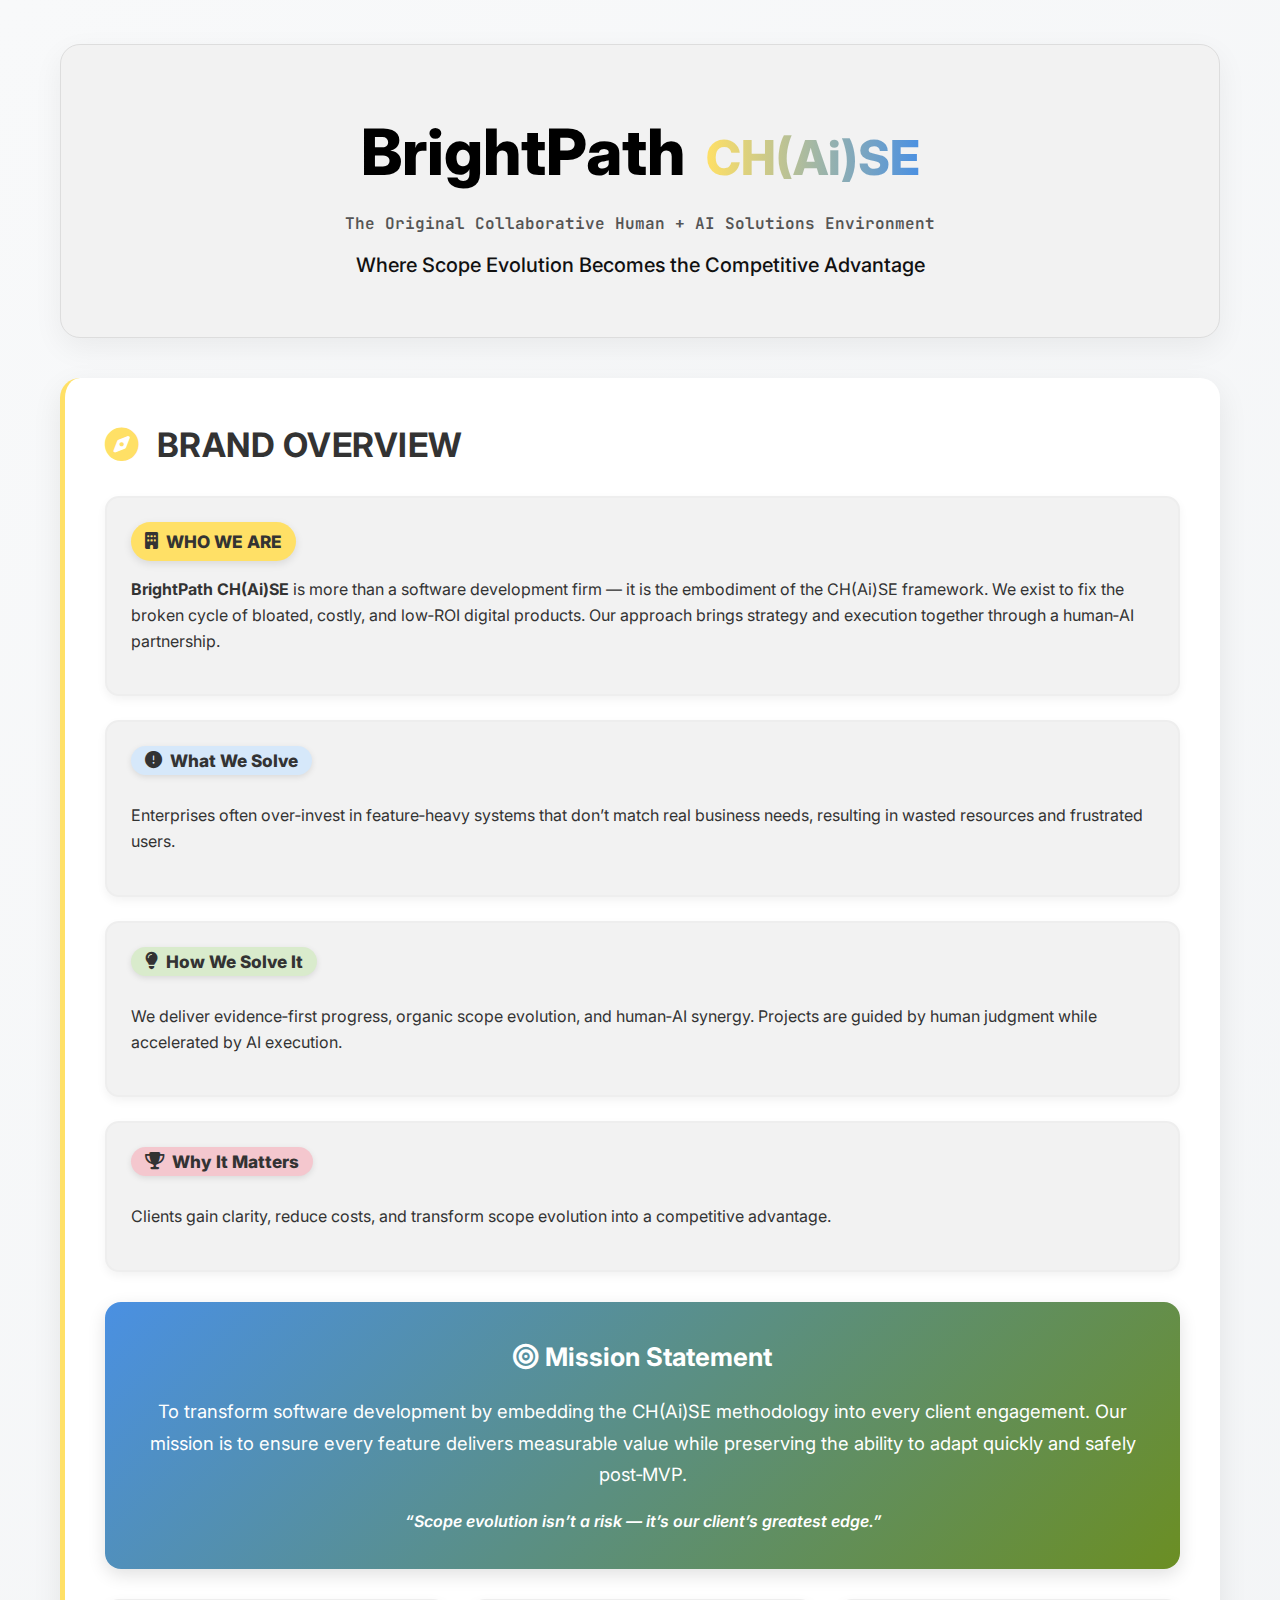
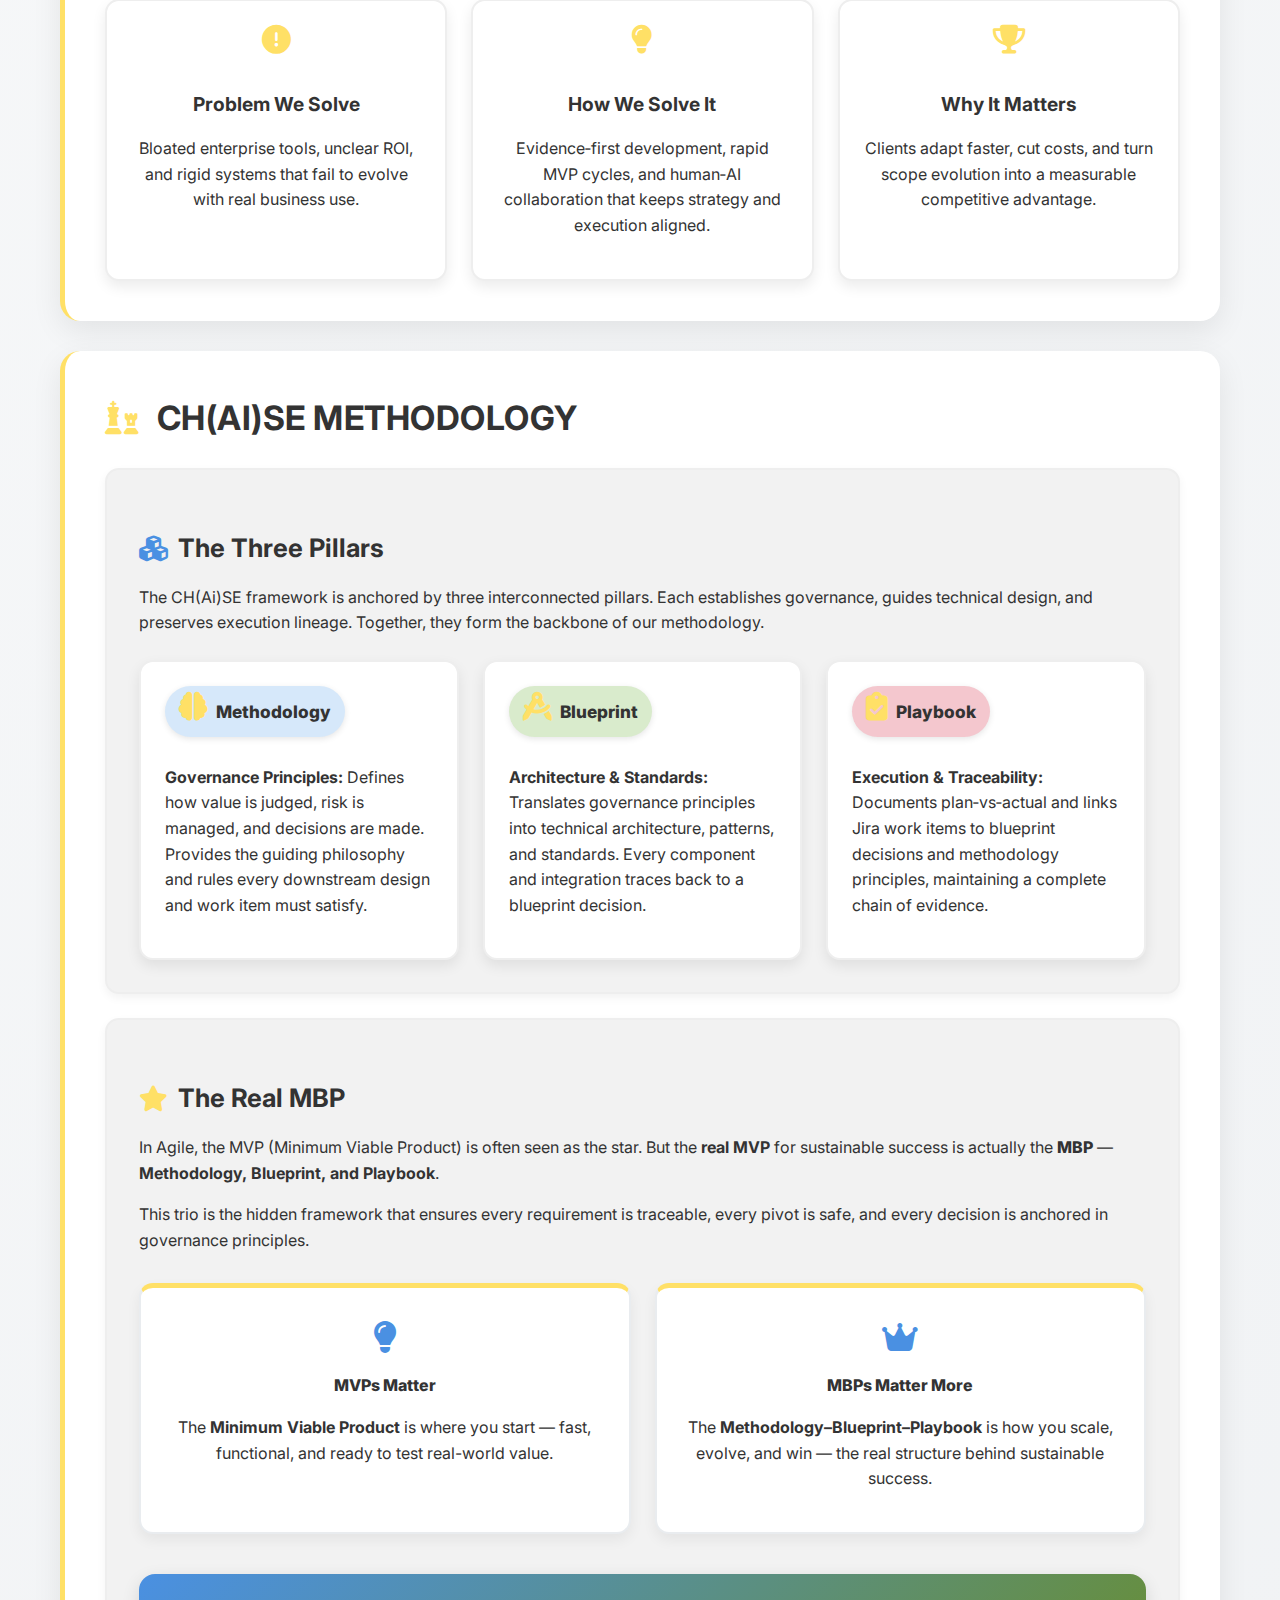
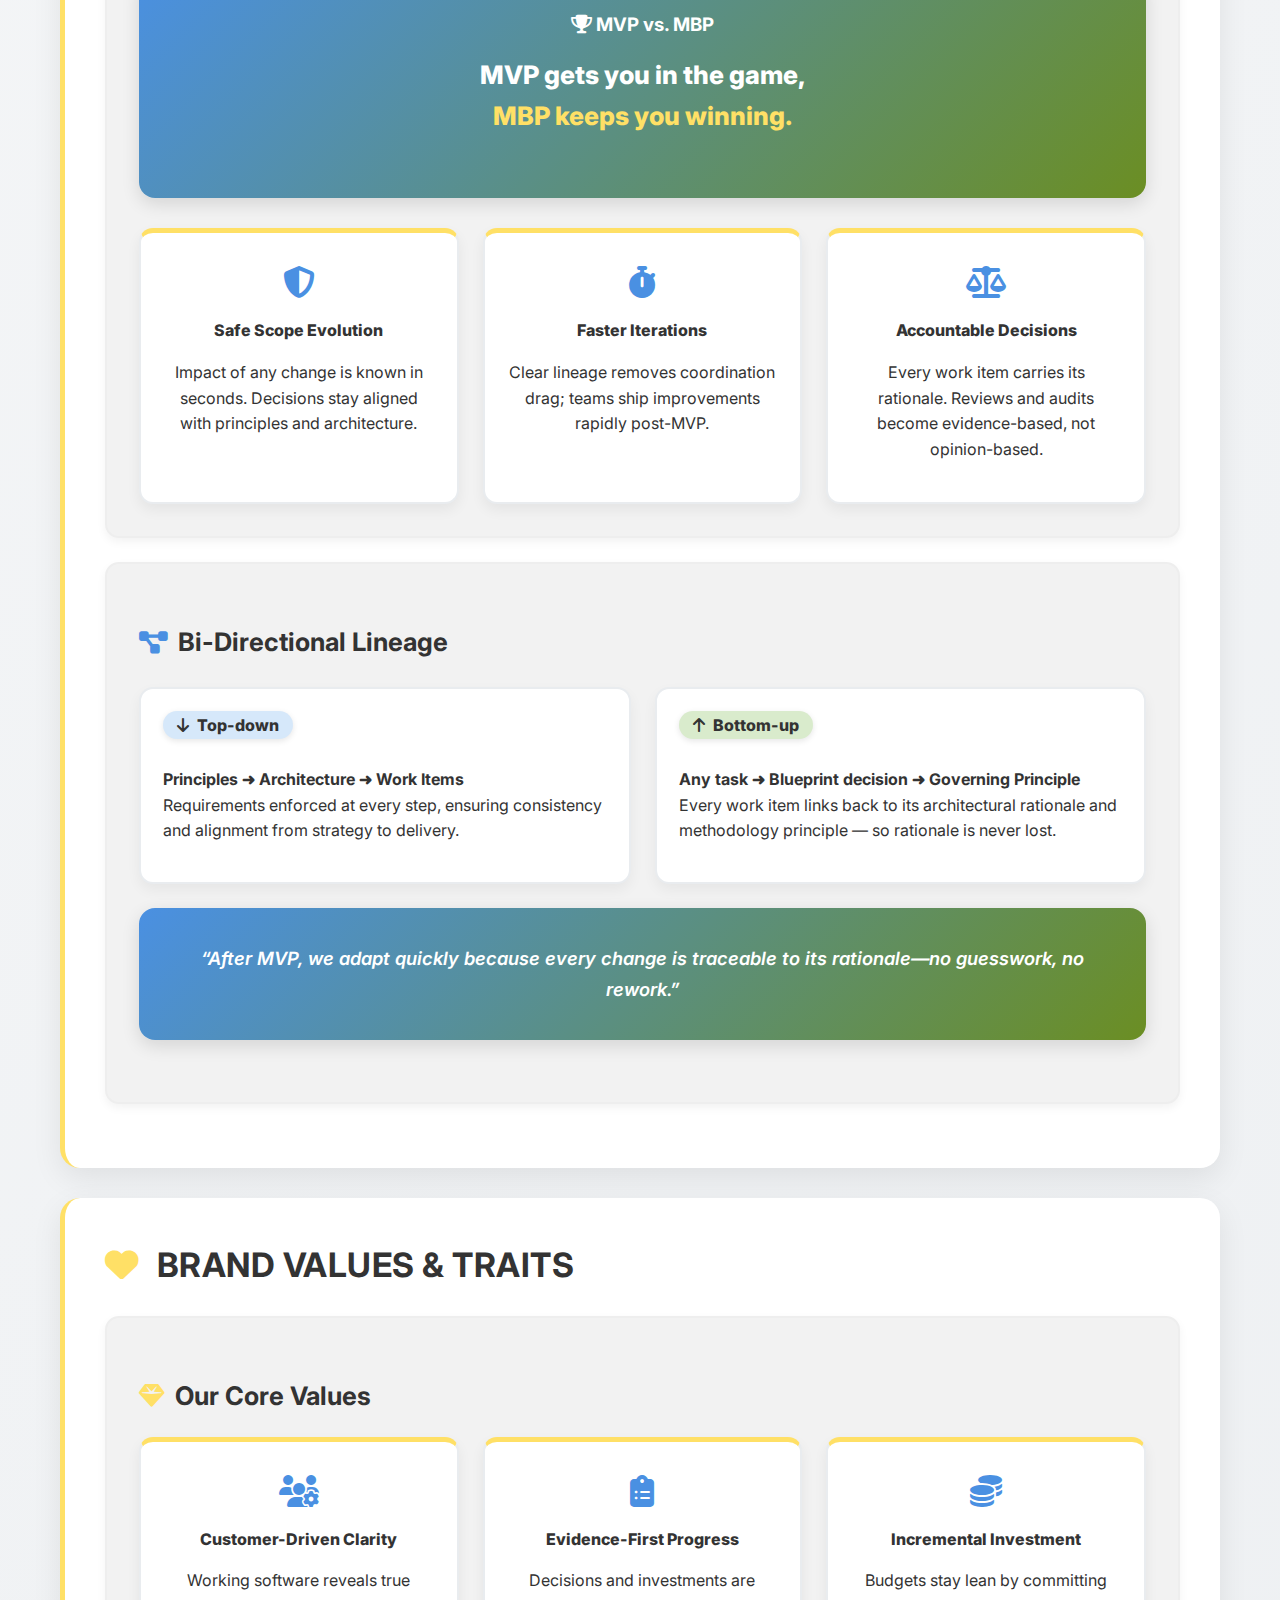
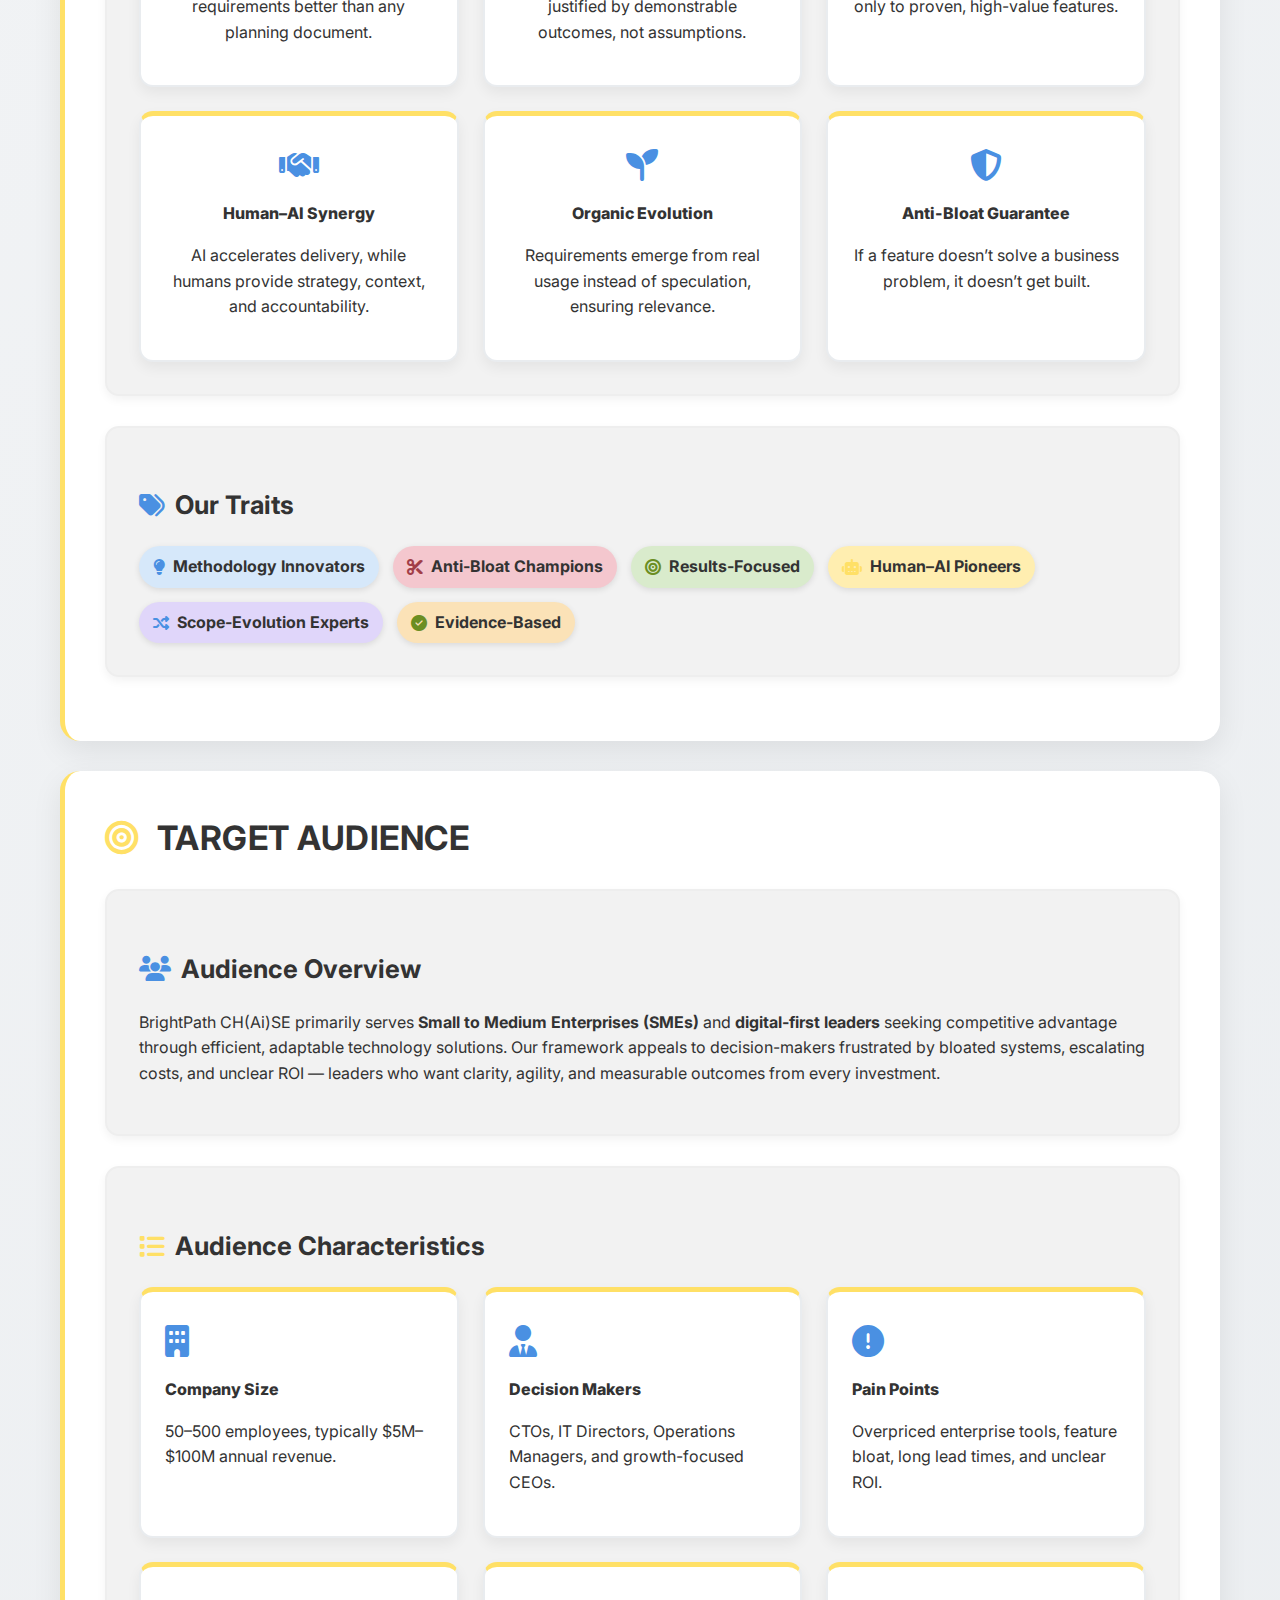
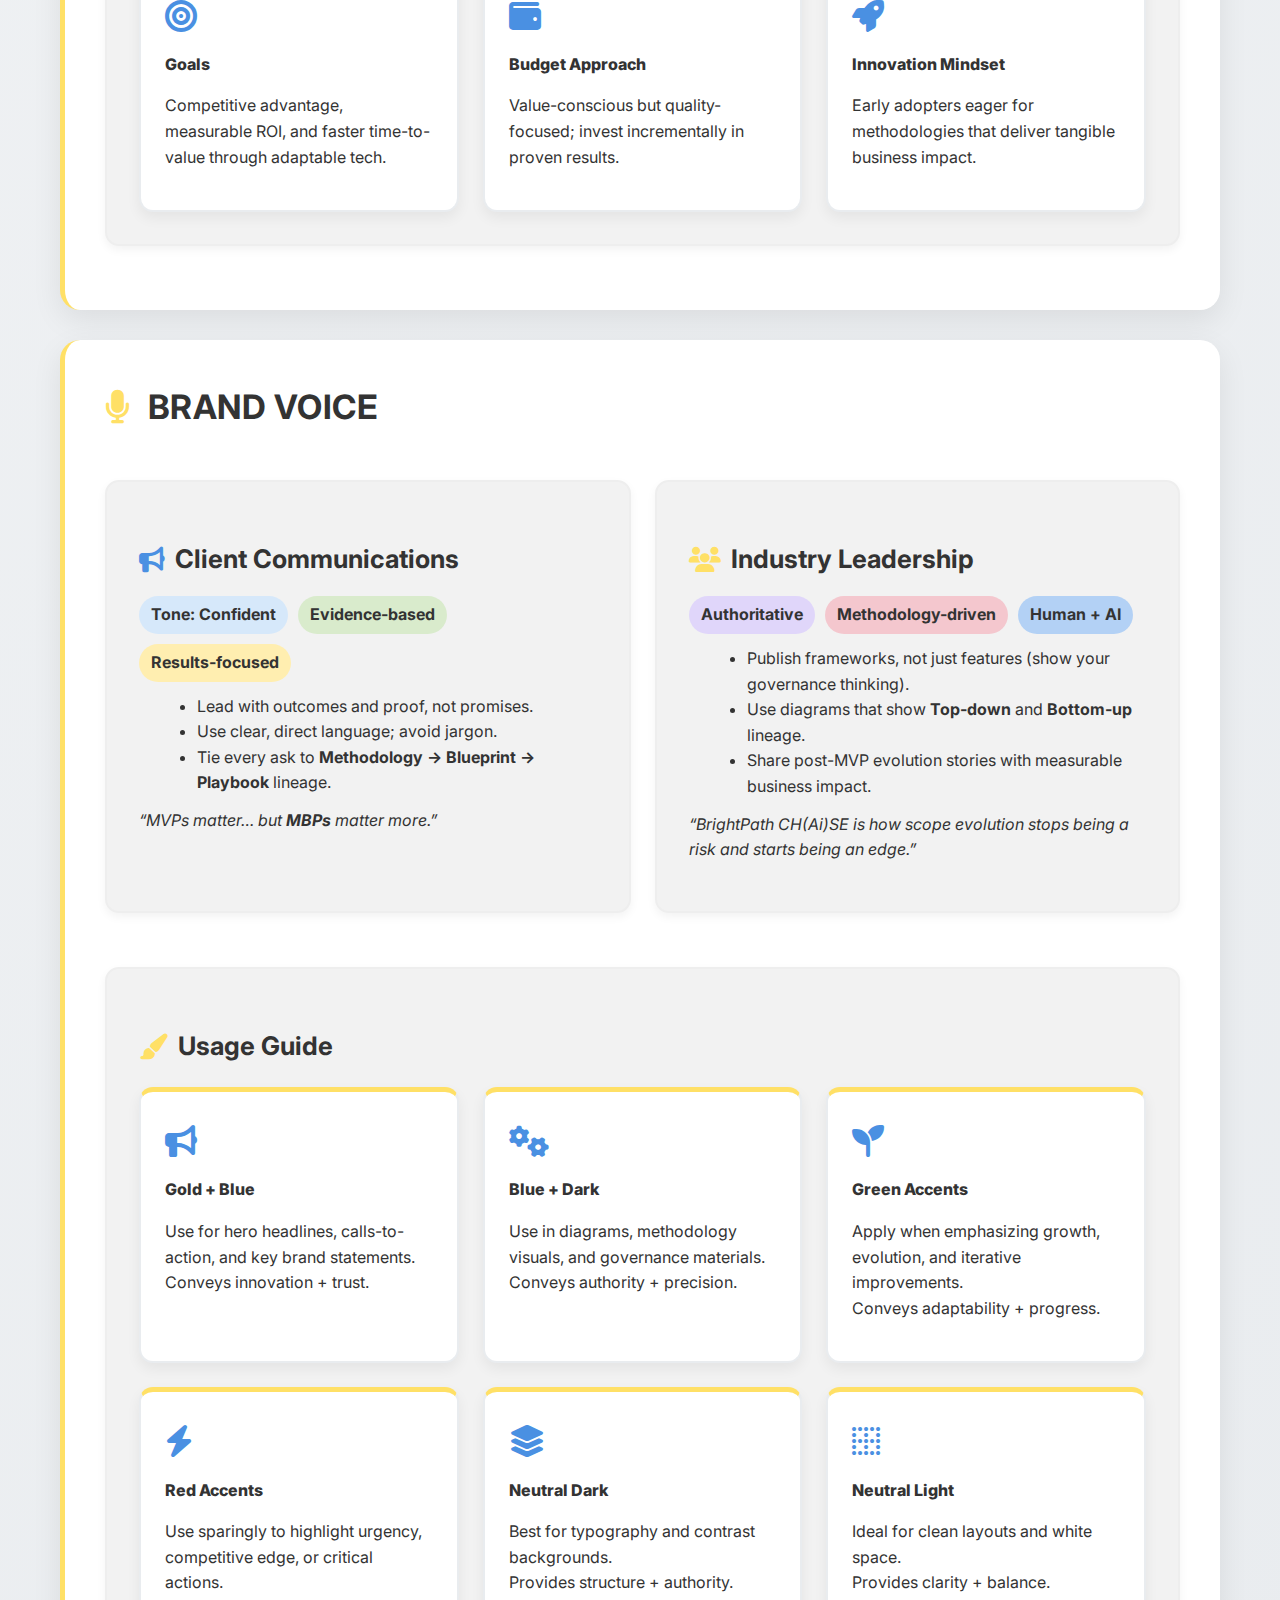
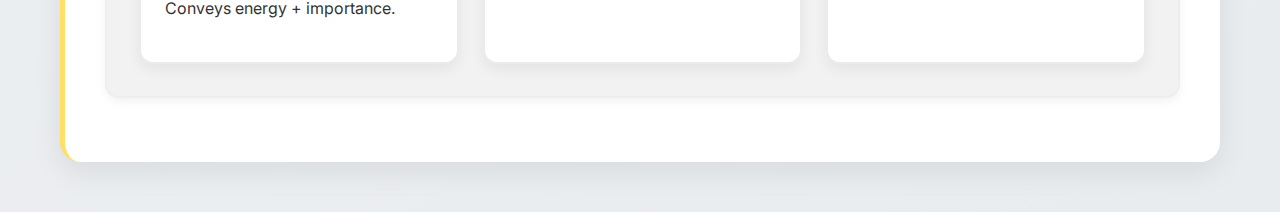
<file: new BrightPathChaise BrandCard.html>
<!DOCTYPE html>
<html lang="en">
<head>
  <meta charset="UTF-8" />
  <meta name="viewport" content="width=device-width, initial-scale=1.0" />
  <title>BrightPath CH(Ai)SE – Brand Identity System</title>
  <link href="https://fonts.googleapis.com/css2?family=Inter:wght@300;400;500;600;700&family=JetBrains+Mono:wght@300;400;500;600&display=swap" rel="stylesheet" />
  <link rel="stylesheet" href="https://cdnjs.cloudflare.com/ajax/libs/font-awesome/6.4.0/css/all.min.css" />
  <style>
    :root{
      --gold:#FFE066; --blue:#4A90E2; --green:#6B8E23; --red:#A23E48; --dark:#2C2C2C; --light:#F8F8F8;
    }
    *{box-sizing:border-box}
    body{font-family:'Inter',sans-serif;line-height:1.6;color:#333;background:linear-gradient(135deg,#f8f9fa 0%,#e9ecef 100%);margin:0}
    .container{max-width:1200px;margin:0 auto;padding:20px}

    .brand-header{background:#f2f2f2;text-align:center;padding:56px 24px;margin:24px 0 40px;border-radius:20px;box-shadow:0 10px 30px rgba(0,0,0,.06);border:1px solid #ddd}
    .company-name{font-size:4rem;font-weight:800;color:#000;margin:0 0 6px}
    .company-name .method{font-size:.75em;background:linear-gradient(90deg,var(--gold),var(--blue));-webkit-background-clip:text;-webkit-text-fill-color:transparent;display:inline-block;margin-left:.25ch}
    .subtitle{font-family:'JetBrains Mono',monospace;font-weight:600;color:#555;margin:8px 0 12px}
    .tagline{font-size:1.25rem;color:#111;font-weight:500}

    .section{background:#fff;margin:30px 0;padding:40px;border-radius:20px;box-shadow:0 10px 30px rgba(0,0,0,.08);border-left:5px solid var(--gold)}
    .section h2{font-size:2.1rem;margin:0 0 22px;text-transform:uppercase;letter-spacing:.5px}
    .section h2 i{color:var(--gold);margin-right:.6rem}

    .overview-grid{display:grid;grid-template-columns:1fr 2fr;gap:30px;align-items:start}
    .overview-icons{display:grid;gap:20px}
    .overview-icon{display:flex;align-items:center;gap:12px;font-size:1.1rem;color:#333;font-weight:600}
    .overview-icon i{font-size:1.6rem;color:var(--blue)}

    .mission-box{background:linear-gradient(135deg,var(--blue) 0%,var(--green) 100%);color:#fff;padding:35px;border-radius:16px;margin:30px 0;text-align:center;box-shadow:0 6px 18px rgba(0,0,0,.12)}
    .mission-box h3{margin:0 0 15px;font-size:1.6rem;color:#fff}
    .mission-box p{font-size:1.15rem;line-height:1.7}
    .mission-quote{font-style:italic;font-weight:600;margin-top:16px;color:#fff}

    .key-messages{display:grid;grid-template-columns:repeat(auto-fit,minmax(280px,1fr));gap:24px;margin-top:20px}
    .message-card{border-radius:14px;padding:24px;text-align:center;box-shadow:0 6px 14px rgba(0,0,0,.08);border:2px solid #eee;background:#fff}
    .message-card h4{margin-bottom:10px;font-size:1.2rem;color:#333}
    .message-card i{color:var(--gold);margin-bottom:10px;font-size:1.8rem}
      /* Generic containers used throughout */
    .subsection{margin:24px 0;padding:24px;border-radius:14px;background:#fff;border:2px solid #eee;box-shadow:0 6px 16px rgba(0,0,0,.06)}
    .grid-2 {
      display: grid;
      grid-template-columns: repeat(2, 1fr);
      gap: 24px;
    }
    @media (max-width: 768px) {
      .grid-2 {
        grid-template-columns: 1fr;
      }
    }
        .grid-3{display:grid;grid-template-columns:repeat(3,1fr);gap:24px}
        @media (max-width: 900px){.grid-3{grid-template-columns:1fr 1fr}}
        @media (max-width: 640px){.grid-3{grid-template-columns:1fr}}
        .card{background:#fff;border:2px solid #e9ecef;border-radius:14px;padding:22px;box-shadow:0 6px 14px rgba(0,0,0,.05)}
        .card h4{margin:0 0 10px;font-size:1.1rem;display:flex;align-items:center;gap:8px}
        .card h4 i{color:var(--blue)}
    /* MVP vs MBP mini-styles */
    .values-grid {
      display: grid;
      grid-template-columns: repeat(2, 1fr);
      gap: 24px;
      margin-top: 20px;
    }
    @media (max-width: 768px) {
      .values-grid { grid-template-columns: 1fr; }
    }
    .value-card {
      background: #fff;
      border: 2px solid #e9ecef;
      border-top: 5px solid var(--gold);
      border-radius: 14px;
      padding: 24px;
      text-align: center;
      box-shadow: 0 6px 14px rgba(0,0,0,.06);
    }
    .value-icon { font-size: 2rem; color: var(--blue); margin-bottom: 10px; }
    .value-title { font-weight: 800; margin-bottom: 8px; }

    .highlight-section {
      background: linear-gradient(135deg, var(--blue) 0%, var(--green) 100%);
      color: #fff;
      padding: 36px;
      border-radius: 16px;
      text-align: center;
      box-shadow: 0 6px 18px rgba(0,0,0,.12);
    }
    .highlight-section h3 { margin: 0 0 12px; color: #fff; }  
    
    /* Flexible values grids */
    .values-grid {
      display: grid;
      gap: 24px;
      margin-top: 20px;
    }
    .values-grid.two-col {
      grid-template-columns: repeat(2, 1fr);
    }
    .values-grid.three-col {
      grid-template-columns: repeat(3, 1fr);
    }
    @media (max-width: 768px) {
      .values-grid.two-col,
      .values-grid.three-col {
        grid-template-columns: 1fr;
      }
    }
    .value-card {
      background: #fff;
      border: 2px solid #e9ecef;
      border-top: 5px solid var(--gold);
      border-radius: 14px;
      padding: 24px;
      text-align: center;
      box-shadow: 0 6px 14px rgba(0,0,0,.06);
    }
    .value-icon { font-size: 2rem; color: var(--blue); margin-bottom: 10px; }
    .value-title { font-weight: 800; margin-bottom: 8px; }

    .grid-2 {
      display: grid;
      grid-template-columns: repeat(2, 1fr);
      gap: 24px;
    }
    @media (max-width: 768px) {
      .grid-2 { grid-template-columns: 1fr; }
    }

  </style>
</head>
<body>
  <div class="container">

    <!-- HEADER -->
    <header class="brand-header">
      <h1 class="company-name">BrightPath <span class="method">CH(Ai)SE</span></h1>
      <div class="subtitle">The Original Collaborative Human + AI Solutions Environment</div>
      <div class="tagline">Where Scope Evolution Becomes the Competitive Advantage</div>
    </header>

    <!-- BRAND OVERVIEW -->
    <section class="section" id="brand-overview">
      <h2><i class="fas fa-compass"></i> Brand Overview</h2>
      
      <!-- Who We Are container with tag bubble -->
      <div class="subsection" style="margin-bottom:24px;background:#f2f2f2;padding:24px;border-radius:14px;box-shadow:0 4px 10px rgba(0,0,0,.05);">
        <div style="margin-bottom:16px;">
          <span style="display:inline-flex;background:var(--gold);color:#333;padding:6px 14px;border-radius:9999px;font-weight:800;font-size:1.08rem;text-transform:uppercase;align-items:center;white-space:nowrap;box-shadow:0 3px 8px rgba(0,0,0,.1);">
            <i class="fas fa-building" style="margin-right:8px"></i> Who We Are
          </span>
        </div>
        <p><strong>BrightPath CH(Ai)SE</strong> is more than a software development firm — it is the embodiment of the CH(Ai)SE framework. We exist to fix the broken cycle of bloated, costly, and low‑ROI digital products. Our approach brings strategy and execution together through a human‑AI partnership.</p>
      </div>

      <!-- What/How/Why containers -->
      <div class="subsection" style="margin-bottom:24px;background:#f2f2f2;padding:24px;border-radius:14px;box-shadow:0 4px 10px rgba(0,0,0,.05);">
        <div style="margin-bottom:12px;">
          <span style="display:inline-flex;background:#d6e8fa;color:#333;padding:6px 14px;border-radius:9999px;font-weight:800;font-size:1.08rem;line-height:1;align-items:center;white-space:nowrap;box-shadow:0 2px 6px rgba(0,0,0,.1);margin-bottom:12px;">
            <i class="fas fa-exclamation-circle" style="margin-right:8px"></i> What We Solve
          </span>
        </div>
        <p>Enterprises often over‑invest in feature‑heavy systems that don’t match real business needs, resulting in wasted resources and frustrated users.</p>
      </div>

      <div class="subsection" style="margin-bottom:24px;background:#f2f2f2;padding:24px;border-radius:14px;box-shadow:0 4px 10px rgba(0,0,0,.05);">
        <div style="margin-bottom:12px;">
          <span style="display:inline-flex;background:#d9ebcc;color:#333;padding:6px 14px;border-radius:9999px;font-weight:800;font-size:1.08rem;line-height:1;align-items:center;white-space:nowrap;box-shadow:0 2px 6px rgba(0,0,0,.1);margin-bottom:12px;">
            <i class="fas fa-lightbulb" style="margin-right:8px"></i> How We Solve It
          </span>
        </div>
        <p>We deliver evidence‑first progress, organic scope evolution, and human‑AI synergy. Projects are guided by human judgment while accelerated by AI execution.</p>
      </div>

      <div class="subsection" style="margin-bottom:24px;background:#f2f2f2;padding:24px;border-radius:14px;box-shadow:0 4px 10px rgba(0,0,0,.05);">
        <div style="margin-bottom:12px;">
          <span style="display:inline-flex;background:#f4c7ce;color:#333;padding:6px 14px;border-radius:9999px;font-weight:800;font-size:1.08rem;line-height:1;align-items:center;white-space:nowrap;box-shadow:0 2px 6px rgba(0,0,0,.1);margin-bottom:12px;">
            <i class="fas fa-trophy" style="margin-right:8px"></i> Why It Matters
          </span>
        </div>
        <p>Clients gain clarity, reduce costs, and transform scope evolution into a competitive advantage.</p>
      </div>

      <!-- Mission Statement highlight -->
      <div class="mission-box">
        <h3><i class="fas fa-bullseye"></i> Mission Statement</h3>
        <p>To transform software development by embedding the CH(Ai)SE methodology into every client engagement. Our mission is to ensure every feature delivers measurable value while preserving the ability to adapt quickly and safely post‑MVP.</p>
        <div class="mission-quote">“Scope evolution isn’t a risk — it’s our client’s greatest edge.”</div>
      </div>

      <!-- Key message cards -->
      <div class="key-messages">
        <div class="message-card">
          <i class="fas fa-exclamation-circle"></i>
          <h4>Problem We Solve</h4>
          <p>Bloated enterprise tools, unclear ROI, and rigid systems that fail to evolve with real business use.</p>
        </div>
        <div class="message-card">
          <i class="fas fa-lightbulb"></i>
          <h4>How We Solve It</h4>
          <p>Evidence‑first development, rapid MVP cycles, and human‑AI collaboration that keeps strategy and execution aligned.</p>
        </div>
        <div class="message-card">
          <i class="fas fa-trophy"></i>
          <h4>Why It Matters</h4>
          <p>Clients adapt faster, cut costs, and turn scope evolution into a measurable competitive advantage.</p>
        </div>
      </div>
    </section>

    <!-- CH(Ai)SE METHODOLOGY -->
    <section class="section" id="chaise-methodology">
      <h2><i class="fas fa-chess"></i> CH(Ai)SE Methodology</h2>

      <!-- Three Pillars Base -->
      <div class="subsection" style="margin-bottom:24px;background:#f2f2f2;padding:32px;border-radius:14px;box-shadow:0 4px 10px rgba(0,0,0,.05);">
        <h3 style="font-size:1.6rem;margin-bottom:16px;color:#333;font-weight:700;display:flex;align-items:center;gap:10px;">
          <i class="fas fa-cubes" style="color:var(--blue);"></i> The Three Pillars
        </h3>
        <p style="margin-bottom:24px;">The CH(Ai)SE framework is anchored by three interconnected pillars. Each establishes governance, guides technical design, and preserves execution lineage. Together, they form the backbone of our methodology.</p>
          <div class="key-messages">
            <div class="message-card" style="text-align:left;">
              <span style="display:inline-flex;background:#d6e8fa;color:#333;padding:6px 14px;border-radius:9999px;font-weight:800;font-size:1.08rem;line-height:1;align-items:center;white-space:nowrap;box-shadow:0 2px 6px rgba(0,0,0,.1);margin-bottom:12px;">
                <i class="fas fa-brain" style="margin-right:8px;"></i> Methodology
              </span>
              <p><strong>Governance Principles:</strong> Defines how value is judged, risk is managed, and decisions are made. Provides the guiding philosophy and rules every downstream design and work item must satisfy.</p>
            </div>
            <div class="message-card" style="text-align:left;">
              <span style="display:inline-flex;background:#d9ebcc;color:#333;padding:6px 14px;border-radius:9999px;font-weight:800;font-size:1.08rem;line-height:1;align-items:center;white-space:nowrap;box-shadow:0 2px 6px rgba(0,0,0,.1);margin-bottom:12px;">
                <i class="fas fa-drafting-compass" style="margin-right:8px;"></i> Blueprint
              </span>
              <p><strong>Architecture & Standards:</strong> Translates governance principles into technical architecture, patterns, and standards. Every component and integration traces back to a blueprint decision.</p>
            </div>
            <div class="message-card" style="text-align:left;">
              <span style="display:inline-flex;background:#f4c7ce;color:#333;padding:6px 14px;border-radius:9999px;font-weight:800;font-size:1.08rem;line-height:1;align-items:center;white-space:nowrap;box-shadow:0 2px 6px rgba(0,0,0,.1);margin-bottom:12px;">
                <i class="fas fa-clipboard-check" style="margin-right:8px;"></i> Playbook
              </span>
              <p><strong>Execution & Traceability:</strong> Documents plan‑vs‑actual and links Jira work items to blueprint decisions and methodology principles, maintaining a complete chain of evidence.</p>
            </div>
          </div>
        </div>

        <!-- The Real MBP -->
        <div class="subsection" style="margin-top:24px;background:#f2f2f2;padding:32px;border-radius:14px;box-shadow:0 4px 10px rgba(0,0,0,.05);">
          <h3 style="font-size:1.6rem;margin-bottom:16px;color:#333;font-weight:700;display:flex;align-items:center;gap:10px;">
            <i class="fas fa-star" style="color:var(--gold);"></i> The Real MBP
          </h3>
          <p>In Agile, the MVP (Minimum Viable Product) is often seen as the star. But the <strong>real MVP</strong> for sustainable success is actually the <span style="font-weight:800;">MBP</span> — <strong>Methodology, Blueprint, and Playbook</strong>.</p>
          <p>This trio is the hidden framework that ensures every requirement is traceable, every pivot is safe, and every decision is anchored in governance principles.</p>
          
          <!-- MVP vs MBP -->
          <div class="values-grid two-col" style="margin-top: 30px;">
            <div class="value-card">
              <div class="value-icon"><i class="fas fa-lightbulb"></i></div>
              <div class="value-title">MVPs Matter</div>
              <p>The <strong>Minimum Viable Product</strong> is where you start — fast, functional, and ready to test real-world value.</p>
            </div>
            <div class="value-card">
              <div class="value-icon"><i class="fas fa-crown"></i></div>
              <div class="value-title">MBPs Matter More</div>
              <p>The <strong>Methodology–Blueprint–Playbook</strong> is how you scale, evolve, and win — the real structure behind sustainable success.</p>
            </div>
          </div>

          <!-- MVP vs MBP Tagline Banner -->
          <div class="highlight-section" style="margin-top: 40px;">
            <h3><i class="fas fa-trophy"></i> MVP vs. MBP</h3>
            <p style="font-size: 1.6rem; font-weight: 800; margin-top: 15px;">
              MVP gets you in the game, <br>
              <span style="color: var(--gold);">MBP keeps you winning.</span>
            </p>
          </div>
          
          <!-- Benefits Row -->
          <div class="values-grid three-col" style="margin-top: 30px;">
            <div class="value-card">
              <div class="value-icon"><i class="fas fa-shield-alt"></i></div>
              <div class="value-title">Safe Scope Evolution</div>
              <p>Impact of any change is known in seconds. Decisions stay aligned with principles and architecture.</p>
            </div>
            <div class="value-card">
              <div class="value-icon"><i class="fas fa-stopwatch"></i></div>
              <div class="value-title">Faster Iterations</div>
              <p>Clear lineage removes coordination drag; teams ship improvements rapidly post-MVP.</p>
            </div>
            <div class="value-card">
              <div class="value-icon"><i class="fas fa-balance-scale"></i></div>
              <div class="value-title">Accountable Decisions</div>
              <p>Every work item carries its rationale. Reviews and audits become evidence-based, not opinion-based.</p>
            </div>
          </div>
        </div>
      
        <!-- Bi-Directional Lineage -->
        <div class="subsection" style="margin-top:24px;background:#f2f2f2;padding:32px;border-radius:14px;box-shadow:0 4px 10px rgba(0,0,0,.05);">
          <h3 style="font-size:1.6rem;margin-bottom:24px;color:#333;font-weight:700;display:flex;align-items:center;gap:10px;">
            <i class="fas fa-project-diagram" style="color:var(--blue);"></i> Bi-Directional Lineage
          </h3>

          <div class="grid-2">
            <!-- Top-down card -->
            <div class="card" style="text-align:left;">
              <span style="display:inline-flex;background:#d6e8fa;color:#333;padding:6px 14px;border-radius:9999px;
                          font-weight:800;font-size:1rem;line-height:1;align-items:center;white-space:nowrap;
                          box-shadow:0 2px 6px rgba(0,0,0,.1);margin-bottom:12px;">
                <i class="fas fa-arrow-down" style="margin-right:8px;"></i> Top-down
              </span>
              <p><strong>Principles ➜ Architecture ➜ Work Items</strong><br/>
              Requirements enforced at every step, ensuring consistency and alignment from strategy to delivery.</p>
            </div>

            <!-- Bottom-up card -->
            <div class="card" style="text-align:left;">
              <span style="display:inline-flex;background:#d9ebcc;color:#333;padding:6px 14px;border-radius:9999px;
                          font-weight:800;font-size:1rem;line-height:1;align-items:center;white-space:nowrap;
                          box-shadow:0 2px 6px rgba(0,0,0,.1);margin-bottom:12px;">
                <i class="fas fa-arrow-up" style="margin-right:8px;"></i> Bottom-up
              </span>
              <p><strong>Any task ➜ Blueprint decision ➜ Governing Principle</strong><br/>
              Every work item links back to its architectural rationale and methodology principle — so rationale is never lost.</p>
            </div>
          </div>

          <!-- Highlight quote -->
          <div class="mission-box" style="margin-top:24px;">
            <p class="mission-quote" style="margin:0;">“After MVP, we adapt quickly because every change is traceable to its rationale—no guesswork, no rework.”</p>
          </div>
        </div>

    </section>
    <!-- Brand Values & Traits -->
    <section class="section" id="values-traits">
      <h2><i class="fas fa-heart"></i> Brand Values & Traits</h2>

      <!-- Values -->
      <div class="subsection" style="margin-bottom:30px;background:#f2f2f2;padding:32px;border-radius:14px;box-shadow:0 4px 10px rgba(0,0,0,.05);">
        <h3 style="font-size:1.6rem;margin-bottom:20px;color:#333;font-weight:700;display:flex;align-items:center;gap:10px;">
          <i class="fas fa-gem" style="color:var(--gold);"></i> Our Core Values
        </h3>
        <div class="values-grid three-col">
          <div class="value-card">
            <div class="value-icon"><i class="fas fa-users-cog"></i></div>
            <div class="value-title">Customer-Driven Clarity</div>
            <p>Working software reveals true requirements better than any planning document.</p>
          </div>
          <div class="value-card">
            <div class="value-icon"><i class="fas fa-clipboard-list"></i></div>
            <div class="value-title">Evidence-First Progress</div>
            <p>Decisions and investments are justified by demonstrable outcomes, not assumptions.</p>
          </div>
          <div class="value-card">
            <div class="value-icon"><i class="fas fa-coins"></i></div>
            <div class="value-title">Incremental Investment</div>
            <p>Budgets stay lean by committing only to proven, high-value features.</p>
          </div>
          <div class="value-card">
            <div class="value-icon"><i class="fas fa-handshake"></i></div>
            <div class="value-title">Human–AI Synergy</div>
            <p>AI accelerates delivery, while humans provide strategy, context, and accountability.</p>
          </div>
          <div class="value-card">
            <div class="value-icon"><i class="fas fa-seedling"></i></div>
            <div class="value-title">Organic Evolution</div>
            <p>Requirements emerge from real usage instead of speculation, ensuring relevance.</p>
          </div>
          <div class="value-card">
            <div class="value-icon"><i class="fas fa-shield-alt"></i></div>
            <div class="value-title">Anti-Bloat Guarantee</div>
            <p>If a feature doesn’t solve a business problem, it doesn’t get built.</p>
          </div>
        </div>
      </div>

      <!-- Traits -->
      <div class="subsection" style="background:#f2f2f2;padding:32px;border-radius:14px;box-shadow:0 4px 10px rgba(0,0,0,.05);">
        <h3 style="font-size:1.6rem;margin-bottom:20px;color:#333;font-weight:700;display:flex;align-items:center;gap:10px;">
          <i class="fas fa-tags" style="color:var(--blue);"></i> Our Traits
        </h3>
        <div style="display:flex;flex-wrap:wrap;gap:14px;">
          <span style="display:inline-flex;align-items:center;gap:8px;
                      background:#d6e8fa;color:#333;padding:8px 14px;
                      border-radius:9999px;font-weight:700;font-size:1rem;
                      box-shadow:0 2px 6px rgba(0,0,0,.1);">
            <i class="fas fa-lightbulb" style="color:var(--blue);"></i> Methodology Innovators
          </span>
          <span style="display:inline-flex;align-items:center;gap:8px;
                      background:#f4c7ce;color:#333;padding:8px 14px;
                      border-radius:9999px;font-weight:700;font-size:1rem;
                      box-shadow:0 2px 6px rgba(0,0,0,.1);">
            <i class="fas fa-cut" style="color:#A23E48;"></i> Anti-Bloat Champions
          </span>
          <span style="display:inline-flex;align-items:center;gap:8px;
                      background:#d9ebcc;color:#333;padding:8px 14px;
                      border-radius:9999px;font-weight:700;font-size:1rem;
                      box-shadow:0 2px 6px rgba(0,0,0,.1);">
            <i class="fas fa-bullseye" style="color:var(--green);"></i> Results-Focused
          </span>
          <span style="display:inline-flex;align-items:center;gap:8px;
                      background:#ffeeb0;color:#333;padding:8px 14px;
                      border-radius:9999px;font-weight:700;font-size:1rem;
                      box-shadow:0 2px 6px rgba(0,0,0,.1);">
            <i class="fas fa-robot" style="color:var(--gold);"></i> Human–AI Pioneers
          </span>
          <span style="display:inline-flex;align-items:center;gap:8px;
                      background:#e0d6fa;color:#333;padding:8px 14px;
                      border-radius:9999px;font-weight:700;font-size:1rem;
                      box-shadow:0 2px 6px rgba(0,0,0,.1);">
            <i class="fas fa-random" style="color:var(--blue);"></i> Scope-Evolution Experts
          </span>
          <span style="display:inline-flex;align-items:center;gap:8px;
                      background:#fbe2b7;color:#333;padding:8px 14px;
                      border-radius:9999px;font-weight:700;font-size:1rem;
                      box-shadow:0 2px 6px rgba(0,0,0,.1);">
            <i class="fas fa-check-circle" style="color:var(--green);"></i> Evidence-Based
          </span>
        </div>
      </div>

    </section>
    <!-- Target Audience -->
    <section class="section" id="target-audience">
      <h2><i class="fas fa-bullseye"></i> Target Audience</h2>

      <!-- Audience Overview -->
      <div class="subsection" style="margin-bottom:30px;background:#f2f2f2;padding:32px;border-radius:14px;box-shadow:0 4px 10px rgba(0,0,0,.05);">
        <h3 style="font-size:1.6rem;margin-bottom:20px;color:#333;font-weight:700;display:flex;align-items:center;gap:10px;">
          <i class="fas fa-users" style="color:var(--blue);"></i> Audience Overview
        </h3>
        <p>
          BrightPath CH(Ai)SE primarily serves <strong>Small to Medium Enterprises (SMEs)</strong> and 
          <strong>digital-first leaders</strong> seeking competitive advantage through efficient, 
          adaptable technology solutions. Our framework appeals to decision-makers frustrated by 
          bloated systems, escalating costs, and unclear ROI — leaders who want clarity, agility, 
          and measurable outcomes from every investment.
        </p>
      </div>

      <!-- Audience Characteristics -->
      <div class="subsection" style="background:#f2f2f2;padding:32px;border-radius:14px;box-shadow:0 4px 10px rgba(0,0,0,.05);">
        <h3 style="font-size:1.6rem;margin-bottom:20px;color:#333;font-weight:700;display:flex;align-items:center;gap:10px;">
          <i class="fas fa-list" style="color:var(--gold);"></i> Audience Characteristics
        </h3>
        <div class="values-grid three-col">
          <div class="value-card" style="text-align:left;">
            <div class="value-icon"><i class="fas fa-building"></i></div>
            <div class="value-title">Company Size</div>
            <p>50–500 employees, typically $5M–$100M annual revenue.</p>
          </div>
          <div class="value-card" style="text-align:left;">
            <div class="value-icon"><i class="fas fa-user-tie"></i></div>
            <div class="value-title">Decision Makers</div>
            <p>CTOs, IT Directors, Operations Managers, and growth-focused CEOs.</p>
          </div>
          <div class="value-card" style="text-align:left;">
            <div class="value-icon"><i class="fas fa-exclamation-circle"></i></div>
            <div class="value-title">Pain Points</div>
            <p>Overpriced enterprise tools, feature bloat, long lead times, and unclear ROI.</p>
          </div>
          <div class="value-card" style="text-align:left;">
            <div class="value-icon"><i class="fas fa-bullseye"></i></div>
            <div class="value-title">Goals</div>
            <p>Competitive advantage, measurable ROI, and faster time-to-value through adaptable tech.</p>
          </div>
          <div class="value-card" style="text-align:left;">
            <div class="value-icon"><i class="fas fa-wallet"></i></div>
            <div class="value-title">Budget Approach</div>
            <p>Value-conscious but quality-focused; invest incrementally in proven results.</p>
          </div>
          <div class="value-card" style="text-align:left;">
            <div class="value-icon"><i class="fas fa-rocket"></i></div>
            <div class="value-title">Innovation Mindset</div>
            <p>Early adopters eager for methodologies that deliver tangible business impact.</p>
          </div>
        </div>
      </div>
    </section>
     <!-- Brand Voice -->
<section class="section" id="brand-voice">
  <h2><i class="fas fa-microphone"></i> Brand Voice</h2>

  <div class="grid-2">
    <!-- Client Communications -->
    <div class="subsection" style="background:#f2f2f2;padding:32px;border-radius:14px;box-shadow:0 4px 10px rgba(0,0,0,.05);">
      <h3 style="font-size:1.6rem;margin-bottom:16px;color:#333;font-weight:700;display:flex;align-items:center;gap:10px;">
        <i class="fas fa-bullhorn" style="color:var(--blue);"></i> Client Communications
      </h3>

      <div style="display:flex;flex-wrap:wrap;gap:10px;margin-bottom:12px;">
        <span style="display:inline-flex;align-items:center;gap:8px;background:#d6e8fa;color:#333;padding:6px 12px;border-radius:9999px;font-weight:700;">
          Tone: Confident
        </span>
        <span style="display:inline-flex;align-items:center;gap:8px;background:#d9ebcc;color:#333;padding:6px 12px;border-radius:9999px;font-weight:700;">
          Evidence-based
        </span>
        <span style="display:inline-flex;align-items:center;gap:8px;background:#ffeeb0;color:#333;padding:6px 12px;border-radius:9999px;font-weight:700;">
          Results-focused
        </span>
      </div>

      <ul style="margin:0 0 10px 18px;">
        <li>Lead with outcomes and proof, not promises.</li>
        <li>Use clear, direct language; avoid jargon.</li>
        <li>Tie every ask to <strong>Methodology → Blueprint → Playbook</strong> lineage.</li>
      </ul>

      <p class="quote" style="margin-top:12px;font-style:italic;">
        “MVPs matter… but <strong>MBPs</strong> matter more.”
      </p>
    </div>

    <!-- Industry Leadership -->
    <div class="subsection" style="background:#f2f2f2;padding:32px;border-radius:14px;box-shadow:0 4px 10px rgba(0,0,0,.05);">
      <h3 style="font-size:1.6rem;margin-bottom:16px;color:#333;font-weight:700;display:flex;align-items:center;gap:10px;">
        <i class="fas fa-users" style="color:var(--gold);"></i> Industry Leadership
      </h3>

      <div style="display:flex;flex-wrap:wrap;gap:10px;margin-bottom:12px;">
        <span style="display:inline-flex;align-items:center;gap:8px;background:#e0d6fa;color:#333;padding:6px 12px;border-radius:9999px;font-weight:700;">
          Authoritative
        </span>
        <span style="display:inline-flex;align-items:center;gap:8px;background:#f4c7ce;color:#333;padding:6px 12px;border-radius:9999px;font-weight:700;">
          Methodology-driven
        </span>
        <span style="display:inline-flex;align-items:center;gap:8px;background:#b3d1f5;color:#333;padding:6px 12px;border-radius:9999px;font-weight:700;">
          Human + AI
        </span>
      </div>

          <ul style="margin:0 0 10px 18px;">
            <li>Publish frameworks, not just features (show your governance thinking).</li>
            <li>Use diagrams that show <strong>Top-down</strong> and <strong>Bottom-up</strong> lineage.</li>
            <li>Share post-MVP evolution stories with measurable business impact.</li>
          </ul>

          <p class="quote" style="margin-top:12px;font-style:italic;">
            “BrightPath CH(Ai)SE is how scope evolution stops being a risk and starts being an edge.”
          </p>
        </div>
      </div>
      
      <!-- Brand Style Usage Guide -->
      <div class="subsection" style="background:#f2f2f2;padding:32px;border-radius:14px;box-shadow:0 4px 10px rgba(0,0,0,.05);margin-top:30px;">
        <h3 style="font-size:1.6rem;margin-bottom:18px;color:#333;font-weight:700;display:flex;align-items:center;gap:10px;">
          <i class="fas fa-paint-brush" style="color:var(--gold);"></i> Usage Guide
        </h3>

        <div class="values-grid three-col">
          <div class="value-card" style="text-align:left;">
            <div class="value-icon"><i class="fas fa-bullhorn"></i></div>
            <div class="value-title">Gold + Blue</div>
            <p>Use for hero headlines, calls-to-action, and key brand statements.<br/>
            Conveys innovation + trust.</p>
          </div>

          <div class="value-card" style="text-align:left;">
            <div class="value-icon"><i class="fas fa-cogs"></i></div>
            <div class="value-title">Blue + Dark</div>
            <p>Use in diagrams, methodology visuals, and governance materials.<br/>
            Conveys authority + precision.</p>
          </div>

          <div class="value-card" style="text-align:left;">
            <div class="value-icon"><i class="fas fa-seedling"></i></div>
            <div class="value-title">Green Accents</div>
            <p>Apply when emphasizing growth, evolution, and iterative improvements.<br/>
            Conveys adaptability + progress.</p>
          </div>

          <div class="value-card" style="text-align:left;">
            <div class="value-icon"><i class="fas fa-bolt"></i></div>
            <div class="value-title">Red Accents</div>
            <p>Use sparingly to highlight urgency, competitive edge, or critical actions.<br/>
            Conveys energy + importance.</p>
          </div>

          <div class="value-card" style="text-align:left;">
            <div class="value-icon"><i class="fas fa-layer-group"></i></div>
            <div class="value-title">Neutral Dark</div>
            <p>Best for typography and contrast backgrounds.<br/>
            Provides structure + authority.</p>
          </div>

          <div class="value-card" style="text-align:left;">
            <div class="value-icon"><i class="fas fa-border-none"></i></div>
            <div class="value-title">Neutral Light</div>
            <p>Ideal for clean layouts and white space.<br/>
            Provides clarity + balance.</p>
          </div>
        </div>
      </div>


    </section>
 

  
  </div>
</body>
</html>
</file>
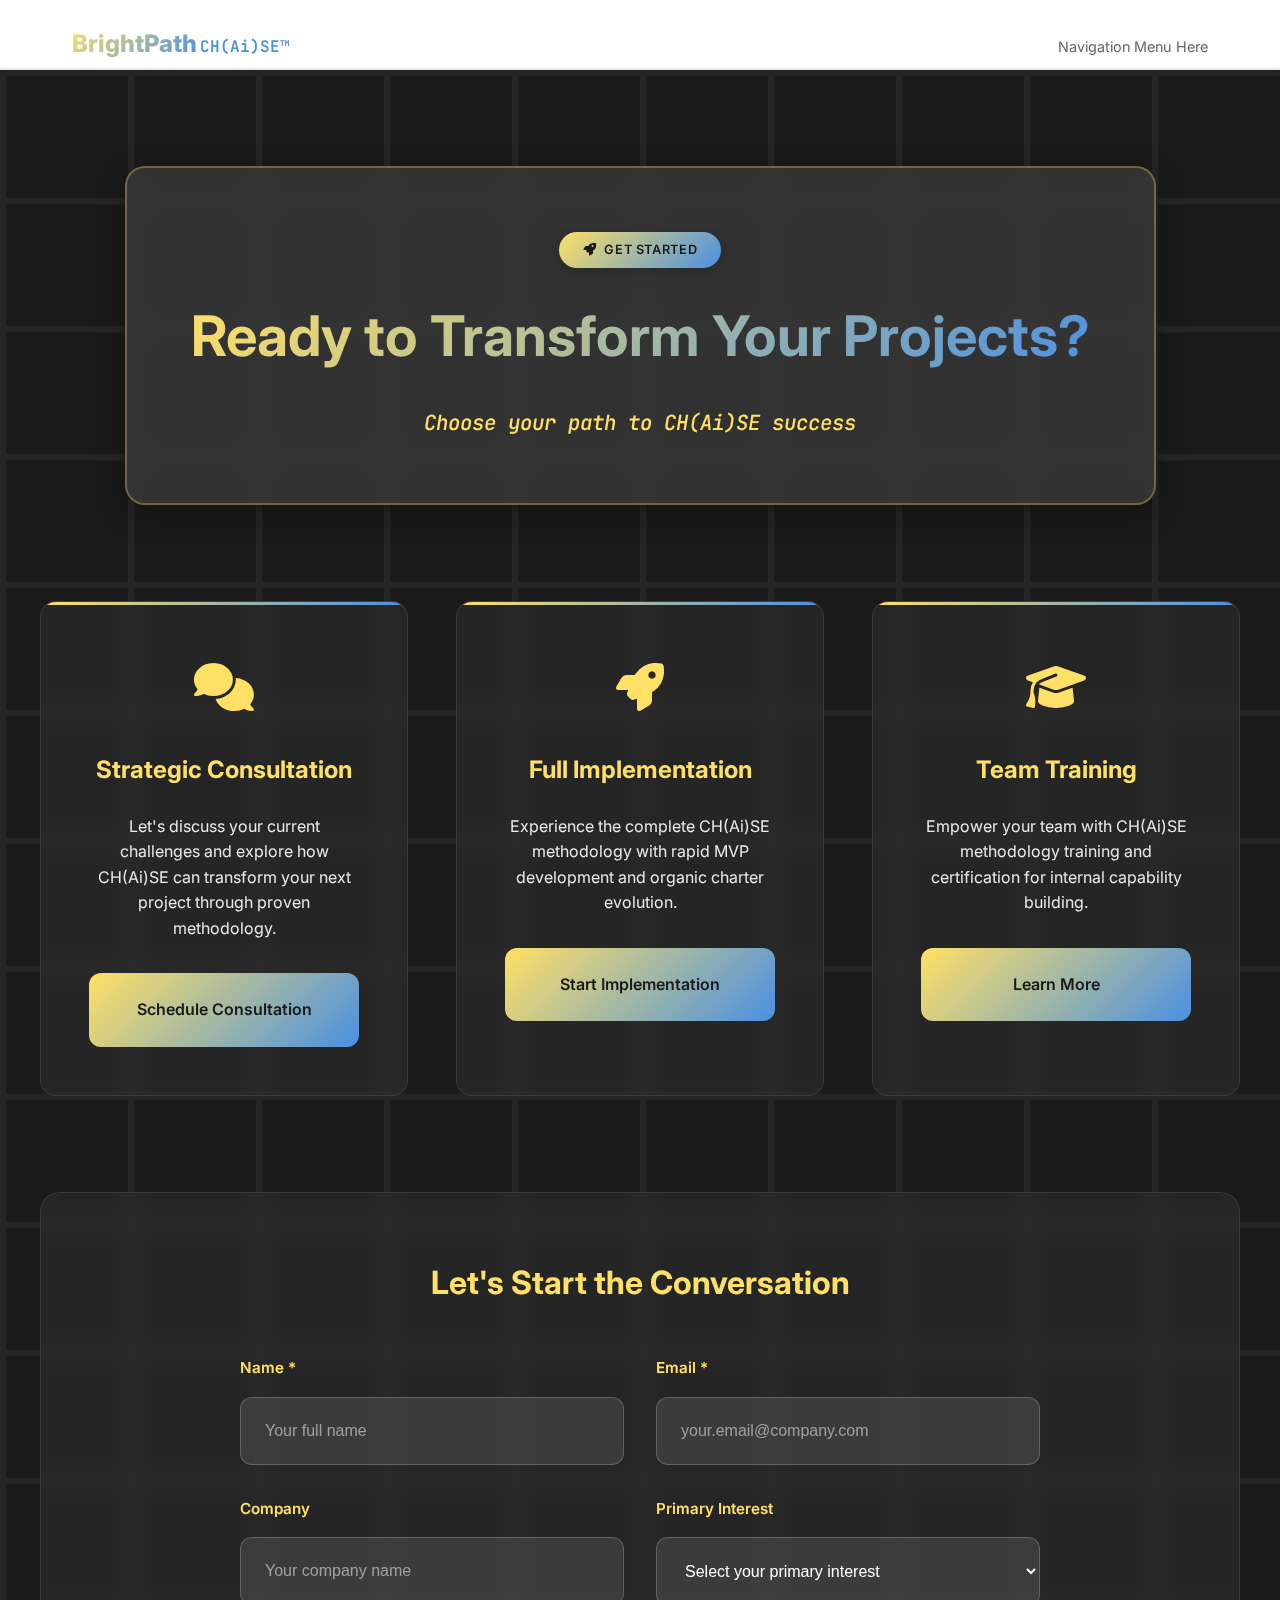
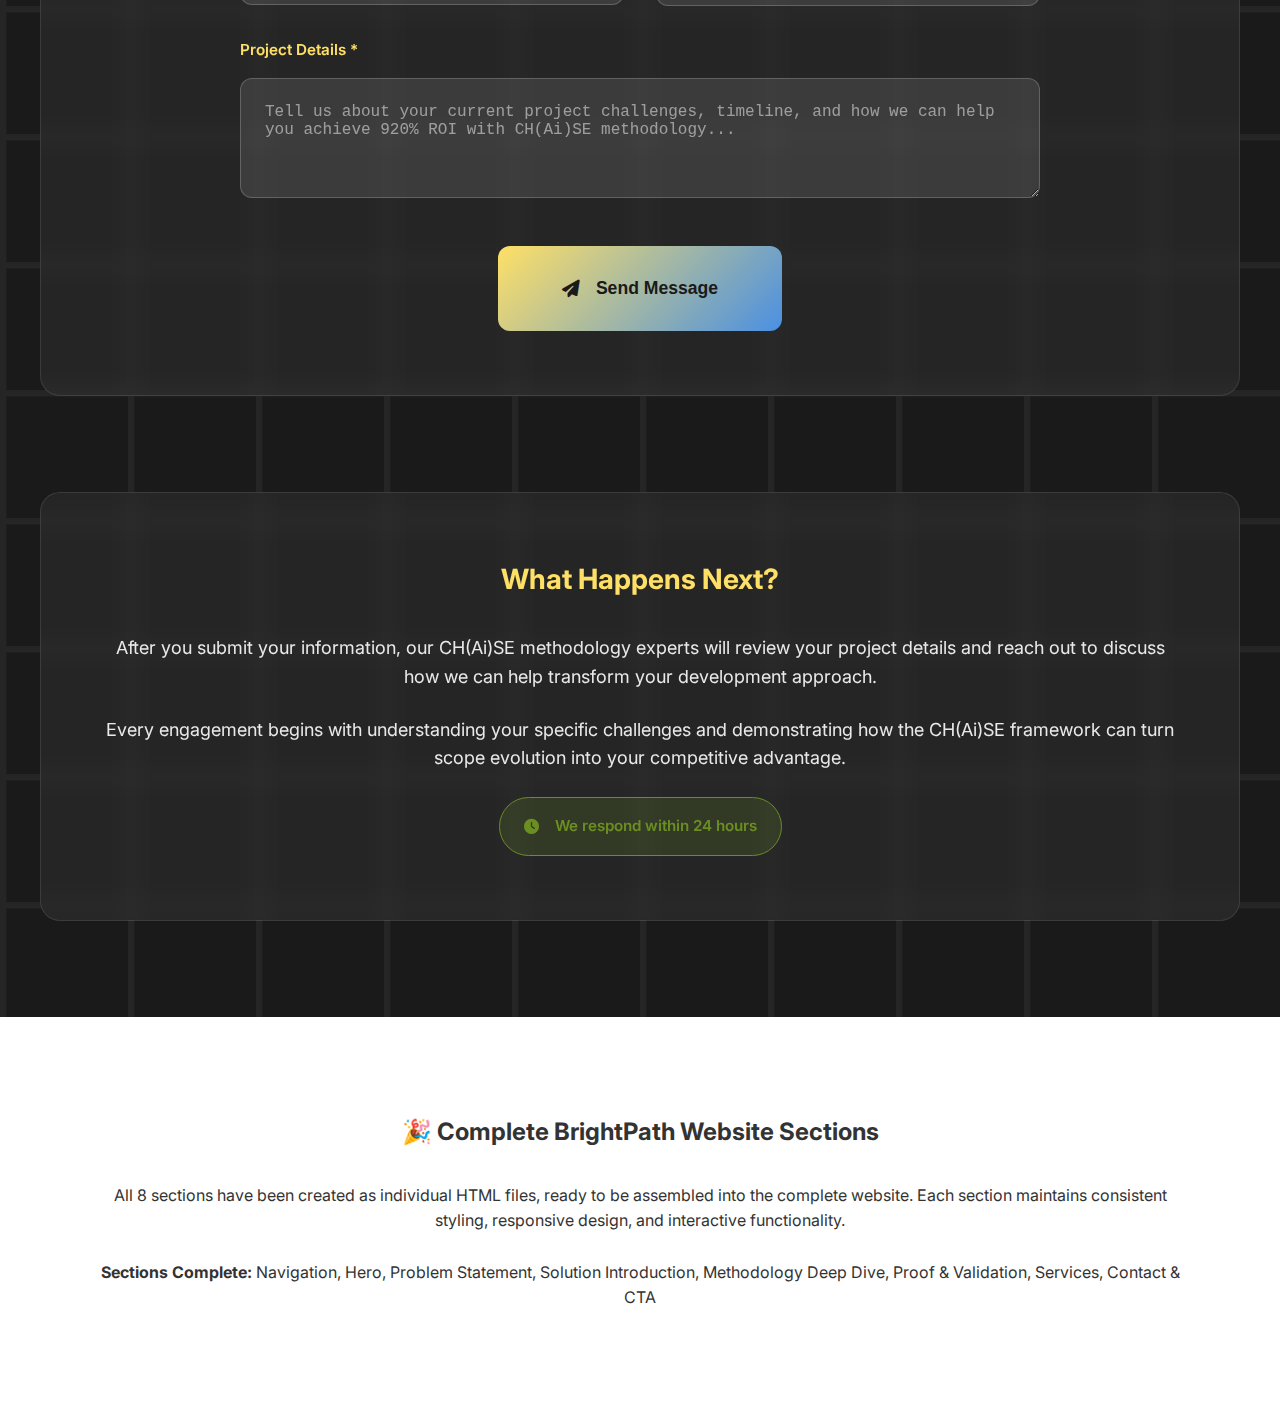
<file: BrightPathSections/contact.html>
<!DOCTYPE html>
<html lang="en">
<head>
    <meta charset="UTF-8">
    <meta name="viewport" content="width=device-width, initial-scale=1.0">
    <title>Contact & Get Started - BrightPath CH(Ai)SE™</title>
    <link href="https://fonts.googleapis.com/css2?family=Inter:wght@300;400;500;600;700;800&family=JetBrains+Mono:wght@300;400;500;600;700&display=swap" rel="stylesheet">
    <link rel="stylesheet" href="https://cdnjs.cloudflare.com/ajax/libs/font-awesome/6.4.0/css/all.min.css">
    <style>
        /* ========================================
           SHARED STYLES - Used in: Navigation, Hero, All Sections
        ======================================== */
        :root {
            --primary-gold: #FFE066;
            --accent-blue: #4A90E2;
            --accent-green: #6B8E23;
            --accent-red: #A23E48;
            --neutral-dark: #2C2C2C;
            --charcoal: #1a1a1a;
            --neutral-light: #F8F8F8;
            --white: #ffffff;
            --text-dark: #333333;
            --text-medium: #666666;
            --text-light: #999999;
            --gradient-primary: linear-gradient(135deg, var(--primary-gold), var(--accent-blue));
            --shadow-sm: 0 2px 4px rgba(0, 0, 0, 0.1);
            --shadow-md: 0 4px 12px rgba(0, 0, 0, 0.15);
            --shadow-lg: 0 8px 24px rgba(0, 0, 0, 0.2);
            --spacing-xs: 0.5rem;
            --spacing-sm: 1rem;
            --spacing-md: 1.5rem;
            --spacing-lg: 2rem;
            --spacing-xl: 3rem;
            --spacing-2xl: 4rem;
            --spacing-3xl: 6rem;
            --radius-sm: 8px;
            --radius-md: 12px;
            --radius-lg: 16px;
            --radius-xl: 20px;
            --radius-full: 9999px;
            --font-inter: 'Inter', sans-serif;
            --font-mono: 'JetBrains Mono', monospace;
        }

        * {
            margin: 0;
            padding: 0;
            box-sizing: border-box;
        }

        html {
            scroll-behavior: smooth;
        }

        body {
            font-family: var(--font-inter);
            line-height: 1.6;
            color: var(--text-dark);
            background: var(--white);
            overflow-x: hidden;
        }

        /* ========================================
           NAVIGATION - Simplified for Demo
        ======================================== */
        .navbar {
            position: fixed;
            top: 0;
            width: 100%;
            background: rgba(255, 255, 255, 0.95);
            backdrop-filter: blur(10px);
            box-shadow: var(--shadow-sm);
            border-bottom: 2px solid rgba(44, 44, 44, 0.1);
            z-index: 1000;
            height: 70px;
        }

        .nav-content {
            max-width: 1200px;
            margin: 0 auto;
            padding: 0 var(--spacing-lg);
            display: flex;
            justify-content: space-between;
            align-items: baseline;
            height: 70px;
            padding-top: 25px;
        }

        .logo {
            cursor: pointer;
            display: flex;
            align-items: baseline;
            gap: 0.25ch;
        }

        .logo-text {
            font-size: 1.5rem;
            font-weight: 800;
            background: var(--gradient-primary);
            -webkit-background-clip: text;
            -webkit-text-fill-color: transparent;
            background-clip: text;
        }

        .logo-chase {
            font-family: var(--font-mono);
            font-size: 1rem;
            font-weight: 600;
            color: var(--accent-blue);
        }

        .nav-demo {
            color: var(--text-medium);
            font-size: 0.9rem;
        }

        /* ========================================
           CONTACT SECTION - Dark Background with Grid Pattern
        ======================================== */
        .contact {
            min-height: 100vh;
            display: flex;
            flex-direction: column;
            justify-content: center;
            padding: var(--spacing-3xl) var(--spacing-lg);
            background: var(--charcoal);
            color: var(--white);
            margin-top: 70px;
            position: relative;
            overflow: hidden;
        }

        /* CONTACT - Grid Background Pattern */
        .contact::before {
            content: '';
            position: absolute;
            top: 0;
            left: 0;
            right: 0;
            bottom: 0;
            background: url('data:image/svg+xml,<svg xmlns="http://www.w3.org/2000/svg" viewBox="0 0 100 100"><defs><pattern id="grid" width="10" height="10" patternUnits="userSpaceOnUse"><path d="M 10 0 L 0 0 0 10" fill="none" stroke="rgba(255,255,255,0.08)" stroke-width="1"/></pattern></defs><rect width="100" height="100" fill="url(%23grid)"/></svg>');
            opacity: 0.6;
        }

        .contact-container {
            max-width: 1200px;
            margin: 0 auto;
            width: 100%;
            position: relative;
            z-index: 10;
        }

        /* CONTACT - Header Section */
        .contact-intro {
            text-align: center;
            margin-bottom: var(--spacing-3xl);
            animation: fadeInUp 0.8s ease-out 0.3s both;
        }

        .contact-header-container {
            background: rgba(255, 255, 255, 0.10);
            border-radius: var(--radius-xl);
            padding: var(--spacing-2xl);
            border: 2px solid rgba(255, 224, 102, 0.3);
            backdrop-filter: blur(15px);
            -webkit-backdrop-filter: blur(15px);
            display: inline-block;
            box-shadow: 0 8px 32px rgba(0, 0, 0, 0.3);
            position: relative;
        }

        .contact-badge {
            display: inline-flex;
            align-items: center;
            gap: var(--spacing-xs);
            background: var(--gradient-primary);
            color: var(--charcoal);
            padding: var(--spacing-xs) var(--spacing-md);
            border-radius: var(--radius-full);
            font-weight: 600;
            font-size: 0.8rem;
            text-transform: uppercase;
            letter-spacing: 0.05em;
            margin-bottom: var(--spacing-md);
            box-shadow: var(--shadow-md);
        }

        .contact-title {
            font-size: 3.5rem;
            font-weight: 700;
            background: var(--gradient-primary);
            -webkit-background-clip: text;
            -webkit-text-fill-color: transparent;
            background-clip: text;
            margin-bottom: var(--spacing-md);
        }

        .contact-subtitle {
            font-size: 1.3rem;
            color: var(--primary-gold);
            font-weight: 500;
            font-style: italic;
            font-family: var(--font-mono);
        }

        /* CONTACT - CTA Options */
        .cta-options {
            display: grid;
            grid-template-columns: repeat(3, 1fr);
            gap: var(--spacing-xl);
            margin-bottom: var(--spacing-3xl);
            animation: fadeInUp 0.8s ease-out 0.6s both;
        }

        .cta-option {
            background: rgba(255, 255, 255, 0.05);
            border-radius: var(--radius-lg);
            padding: var(--spacing-xl);
            text-align: center;
            border: 1px solid rgba(255, 255, 255, 0.1);
            backdrop-filter: blur(10px);
            -webkit-backdrop-filter: blur(10px);
            transition: all 0.3s ease;
            cursor: pointer;
            position: relative;
            overflow: hidden;
        }

        .cta-option::before {
            content: '';
            position: absolute;
            top: 0;
            left: 0;
            right: 0;
            height: 3px;
            background: var(--gradient-primary);
        }

        .cta-option:hover {
            transform: translateY(-8px);
            box-shadow: 0 20px 50px rgba(255, 224, 102, 0.3);
            border-color: var(--primary-gold);
        }

        .cta-icon {
            font-size: 3rem;
            color: var(--primary-gold);
            margin-bottom: var(--spacing-md);
        }

        .cta-option h3 {
            font-size: 1.5rem;
            color: var(--primary-gold);
            font-weight: 700;
            margin-bottom: var(--spacing-md);
        }

        .cta-option p {
            color: rgba(255, 255, 255, 0.9);
            margin-bottom: var(--spacing-lg);
            line-height: 1.6;
        }

        .cta-button {
            width: 100%;
            background: var(--gradient-primary);
            color: var(--charcoal);
            border: none;
            padding: var(--spacing-md) var(--spacing-lg);
            border-radius: var(--radius-md);
            font-weight: 600;
            font-size: 1rem;
            cursor: pointer;
            transition: all 0.3s ease;
            text-decoration: none;
            display: inline-block;
            text-align: center;
        }

        .cta-button:hover {
            background: linear-gradient(135deg, #FFED4A, #5BA1F2);
            transform: translateY(-2px);
            box-shadow: 0 8px 25px rgba(255, 224, 102, 0.4);
        }

        /* CONTACT - Contact Form */
        .contact-form-section {
            background: rgba(255, 255, 255, 0.05);
            border-radius: var(--radius-xl);
            padding: var(--spacing-2xl);
            border: 1px solid rgba(255, 255, 255, 0.1);
            backdrop-filter: blur(10px);
            -webkit-backdrop-filter: blur(10px);
            margin-bottom: var(--spacing-3xl);
            animation: fadeInUp 0.8s ease-out 0.9s both;
        }

        .form-title {
            text-align: center;
            font-size: 2rem;
            color: var(--primary-gold);
            margin-bottom: var(--spacing-xl);
        }

        .contact-form {
            max-width: 800px;
            margin: 0 auto;
        }

        .form-row {
            display: grid;
            grid-template-columns: repeat(2, 1fr);
            gap: var(--spacing-lg);
            margin-bottom: var(--spacing-lg);
        }

        .form-group {
            display: flex;
            flex-direction: column;
        }

        .form-group.full-width {
            grid-column: 1 / -1;
        }

        .form-group label {
            font-weight: 600;
            color: var(--primary-gold);
            margin-bottom: var(--spacing-sm);
            font-size: 0.95rem;
        }

        .form-group input,
        .form-group select,
        .form-group textarea {
            padding: var(--spacing-md);
            border: 1px solid rgba(255, 255, 255, 0.2);
            border-radius: var(--radius-md);
            background: rgba(255, 255, 255, 0.1);
            color: var(--white);
            font-size: 1rem;
            transition: all 0.3s ease;
        }

        .form-group input:focus,
        .form-group select:focus,
        .form-group textarea:focus {
            outline: none;
            border-color: var(--primary-gold);
            box-shadow: 0 0 0 2px rgba(255, 224, 102, 0.2);
            background: rgba(255, 255, 255, 0.15);
        }

        .form-group input::placeholder,
        .form-group textarea::placeholder {
            color: rgba(255, 255, 255, 0.5);
        }

        .form-group textarea {
            resize: vertical;
            min-height: 120px;
        }

        .form-submit {
            text-align: center;
            margin-top: var(--spacing-xl);
        }

        .submit-button {
            background: var(--gradient-primary);
            color: var(--charcoal);
            border: none;
            padding: var(--spacing-lg) var(--spacing-2xl);
            border-radius: var(--radius-md);
            font-weight: 700;
            font-size: 1.1rem;
            cursor: pointer;
            transition: all 0.3s ease;
            display: inline-flex;
            align-items: center;
            gap: var(--spacing-sm);
        }

        .submit-button:hover {
            background: linear-gradient(135deg, #FFED4A, #5BA1F2);
            transform: translateY(-2px);
            box-shadow: 0 8px 25px rgba(255, 224, 102, 0.4);
        }

        .submit-button:disabled {
            opacity: 0.6;
            cursor: not-allowed;
            transform: none;
        }

        .submit-button.loading {
            position: relative;
        }

        .submit-button.loading::after {
            content: '';
            width: 20px;
            height: 20px;
            border: 2px solid transparent;
            border-top-color: var(--charcoal);
            border-radius: 50%;
            animation: spin 1s linear infinite;
            margin-left: var(--spacing-sm);
        }

        /* CONTACT - Form Message */
        .form-message {
            margin-top: var(--spacing-lg);
            padding: var(--spacing-md);
            border-radius: var(--radius-md);
            text-align: center;
            font-weight: 600;
            display: none;
        }

        .form-message.success {
            background: rgba(107, 142, 35, 0.2);
            border: 1px solid var(--accent-green);
            color: var(--accent-green);
        }

        .form-message.error {
            background: rgba(220, 53, 69, 0.2);
            border: 1px solid #FF6B6B;
            color: #FF6B6B;
        }

        /* CONTACT - Additional Info */
        .contact-info {
            background: rgba(255, 255, 255, 0.05);
            border-radius: var(--radius-xl);
            padding: var(--spacing-2xl);
            border: 1px solid rgba(255, 255, 255, 0.1);
            backdrop-filter: blur(10px);
            -webkit-backdrop-filter: blur(10px);
            text-align: center;
            animation: fadeInUp 0.8s ease-out 1.2s both;
        }

        .contact-info h3 {
            font-size: 1.75rem;
            color: var(--primary-gold);
            margin-bottom: var(--spacing-lg);
        }

        .contact-info p {
            font-size: 1.125rem;
            color: rgba(255, 255, 255, 0.9);
            line-height: 1.6;
            margin-bottom: var(--spacing-md);
        }

        .response-time {
            display: inline-flex;
            align-items: center;
            gap: var(--spacing-sm);
            background: rgba(107, 142, 35, 0.2);
            border: 1px solid var(--accent-green);
            color: var(--accent-green);
            padding: var(--spacing-sm) var(--spacing-md);
            border-radius: var(--radius-full);
            font-weight: 600;
            font-size: 0.95rem;
        }

        /* ========================================
           ANIMATIONS
        ======================================== */
        @keyframes fadeInUp {
            from {
                opacity: 0;
                transform: translateY(30px);
            }
            to {
                opacity: 1;
                transform: translateY(0);
            }
        }

        @keyframes spin {
            from {
                transform: rotate(0deg);
            }
            to {
                transform: rotate(360deg);
            }
        }

        @keyframes pulse {
            0%, 100% {
                transform: scale(1);
            }
            50% {
                transform: scale(1.05);
            }
        }

        .cta-icon {
            animation: pulse 3s ease-in-out infinite;
        }

        /* ========================================
           RESPONSIVE DESIGN
        ======================================== */
        @media (max-width: 1024px) {
            .cta-options {
                grid-template-columns: 1fr;
                gap: var(--spacing-lg);
            }

            .form-row {
                grid-template-columns: 1fr;
            }
        }

        @media (max-width: 768px) {
            .contact {
                padding: var(--spacing-2xl) var(--spacing-md);
            }

            .contact-header-container {
                padding: var(--spacing-xl);
            }

            .contact-title {
                font-size: 2.5rem;
            }

            .contact-subtitle {
                font-size: 1.1rem;
            }

            .nav-content {
                padding: 0 var(--spacing-sm);
                align-items: center;
            }

            .logo {
                padding-top: 0;
            }
        }

        @media (max-width: 480px) {
            .contact-header-container {
                padding: var(--spacing-lg);
            }

            .contact-title {
                font-size: 2rem;
            }

            .contact-subtitle {
                font-size: 1rem;
            }

            .cta-icon {
                font-size: 2.5rem;
            }
        }

        /* ========================================
           DEMO SECTION - For Testing
        ======================================== */
        .demo-section {
            padding: var(--spacing-3xl);
            background: var(--white);
            text-align: center;
        }

        .demo-section h2 {
            color: var(--text-dark);
            margin-bottom: var(--spacing-lg);
        }
    </style>
</head>
<body>
    <!-- NAVIGATION - Simplified for Demo -->
    <nav class="navbar" id="navbar">
        <div class="nav-content">
            <div class="logo">
                <span class="logo-text">BrightPath</span>
                <span class="logo-chase">CH(Ai)SE™</span>
            </div>
            <div class="nav-demo">Navigation Menu Here</div>
        </div>
    </nav>

    <!-- CONTACT & CTA SECTION - Dark Background Layout with Grid Pattern -->
    <section class="contact" id="contact">
        <div class="contact-container">
            <!-- CONTACT - Header Introduction -->
            <div class="contact-intro">
                <div class="contact-header-container">
                    <div class="contact-badge">
                        <i class="fas fa-rocket"></i>
                        <span>Get Started</span>
                    </div>
                    <div class="contact-title">Ready to Transform Your Projects?</div>
                    <div class="contact-subtitle">Choose your path to CH(Ai)SE success</div>
                </div>
            </div>

            <!-- CONTACT - CTA Options -->
            <div class="cta-options">
                <div class="cta-option" onclick="showContactForm('consultation')">
                    <div class="cta-icon">
                        <i class="fas fa-comments"></i>
                    </div>
                    <h3>Strategic Consultation</h3>
                    <p>Let's discuss your current challenges and explore how CH(Ai)SE can transform your next project through proven methodology.</p>
                    <div class="cta-button">Schedule Consultation</div>
                </div>

                <div class="cta-option" onclick="showContactForm('implementation')">
                    <div class="cta-icon">
                        <i class="fas fa-rocket"></i>
                    </div>
                    <h3>Full Implementation</h3>
                    <p>Experience the complete CH(Ai)SE methodology with rapid MVP development and organic charter evolution.</p>
                    <div class="cta-button">Start Implementation</div>
                </div>

                <div class="cta-option" onclick="showContactForm('training')">
                    <div class="cta-icon">
                        <i class="fas fa-graduation-cap"></i>
                    </div>
                    <h3>Team Training</h3>
                    <p>Empower your team with CH(Ai)SE methodology training and certification for internal capability building.</p>
                    <div class="cta-button">Learn More</div>
                </div>
            </div>

            <!-- CONTACT - Contact Form -->
            <div class="contact-form-section">
                <h3 class="form-title">Let's Start the Conversation</h3>
                <form class="contact-form" id="chase-contact-form" onsubmit="handleFormSubmit(event)">
                    <div class="form-row">
                        <div class="form-group">
                            <label for="name">Name *</label>
                            <input type="text" id="name" name="name" required placeholder="Your full name">
                        </div>
                        <div class="form-group">
                            <label for="email">Email *</label>
                            <input type="email" id="email" name="email" required placeholder="your.email@company.com">
                        </div>
                    </div>

                    <div class="form-row">
                        <div class="form-group">
                            <label for="company">Company</label>
                            <input type="text" id="company" name="company" placeholder="Your company name">
                        </div>
                        <div class="form-group">
                            <label for="interest">Primary Interest</label>
                            <select id="interest" name="interest">
                                <option value="">Select your primary interest</option>
                                <option value="consultation">Strategic Consultation</option>
                                <option value="implementation">Full CH(Ai)SE Implementation</option>
                                <option value="training">Team Training & Certification</option>
                                <option value="other">Other / General Inquiry</option>
                            </select>
                        </div>
                    </div>

                    <div class="form-row">
                        <div class="form-group full-width">
                            <label for="message">Project Details *</label>
                            <textarea id="message" name="message" required placeholder="Tell us about your current project challenges, timeline, and how we can help you achieve 920% ROI with CH(Ai)SE methodology..."></textarea>
                        </div>
                    </div>

                    <div class="form-submit">
                        <button type="submit" class="submit-button">
                            <i class="fas fa-paper-plane"></i>
                            Send Message
                        </button>
                    </div>

                    <div class="form-message" id="form-message"></div>
                </form>
            </div>

            <!-- CONTACT - Additional Info -->
            <div class="contact-info">
                <h3>What Happens Next?</h3>
                <p>
                    After you submit your information, our CH(Ai)SE methodology experts will review your project details and reach out to discuss how we can help transform your development approach.
                </p>
                <p>
                    Every engagement begins with understanding your specific challenges and demonstrating how the CH(Ai)SE framework can turn scope evolution into your competitive advantage.
                </p>
                <div class="response-time">
                    <i class="fas fa-clock"></i>
                    We respond within 24 hours
                </div>
            </div>
        </div>
    </section>

    <!-- Demo Completion Section -->
    <section class="demo-section">
        <h2>🎉 Complete BrightPath Website Sections</h2>
        <p>All 8 sections have been created as individual HTML files, ready to be assembled into the complete website. Each section maintains consistent styling, responsive design, and interactive functionality.</p>
        <br>
        <p><strong>Sections Complete:</strong> Navigation, Hero, Problem Statement, Solution Introduction, Methodology Deep Dive, Proof & Validation, Services, Contact & CTA</p>
    </section>

    <script>
        /* ========================================
           SHARED FUNCTIONS - Used in: Navigation, Hero, All Sections
        ======================================== */
        
        // Scroll to section function
        function scrollToSection(sectionId, event) {
            if (event) {
                event.preventDefault();
            }
            
            const section = document.getElementById(sectionId);
            if (section) {
                section.scrollIntoView({ 
                    behavior: 'smooth',
                    block: 'start'
                });
            }
            return false;
        }

        // Scroll to top function
        function scrollToTop() {
            window.scrollTo({
                top: 0,
                behavior: 'smooth'
            });
        }

        // ========================================
        // CONTACT SECTION INTERACTIONS
        // ========================================
        
        // Show contact form with pre-selected service
        function showContactForm(serviceType) {
            const interestSelect = document.getElementById('interest');
            const messageTextarea = document.getElementById('message');
            const nameInput = document.getElementById('name');
            
            // Pre-select the interest
            if (interestSelect) {
                interestSelect.value = serviceType;
            }
            
            // Pre-fill message based on service type
            if (messageTextarea) {
                let messageTemplate = '';
                switch(serviceType) {
                    case 'consultation':
                        messageTemplate = 'I\'m interested in a strategic consultation to discuss how CH(Ai)SE can help with my current project challenges. I\'d like to explore: ';
                        break;
                    case 'implementation':
                        messageTemplate = 'I\'m ready for a full CH(Ai)SE implementation starting with rapid MVP development. My project details: ';
                        break;
                    case 'training':
                        messageTemplate = 'I\'m interested in CH(Ai)SE team training and certification for my organization. Our team size and goals: ';
                        break;
                    default:
                        messageTemplate = 'I\'m interested in learning more about CH(Ai)SE methodology. My current situation: ';
                }
                messageTextarea.value = messageTemplate;
                
                // Position cursor at the end
                setTimeout(() => {
                    messageTextarea.focus();
                    messageTextarea.setSelectionRange(messageTemplate.length, messageTemplate.length);
                }, 100);
            }
            
            // Smooth scroll to form
            document.querySelector('.contact-form-section').scrollIntoView({
                behavior: 'smooth',
                block: 'center'
            });
            
            // Focus on name field if empty
            setTimeout(() => {
                if (nameInput && !nameInput.value) {
                    nameInput.focus();
                }
            }, 800);
        }

        // Handle form submission
        function handleFormSubmit(event) {
            event.preventDefault();
            
            const form = event.target;
            const submitButton = form.querySelector('.submit-button');
            const messageDiv = document.getElementById('form-message');
            
            // Get form data
            const formData = {
                name: form.name.value.trim(),
                email: form.email.value.trim(),
                company: form.company.value.trim(),
                interest: form.interest.value,
                message: form.message.value.trim()
            };
            
            // Validate required fields
            if (!formData.name || !formData.email || !formData.message) {
                showMessage('Please fill in all required fields.', 'error');
                return;
            }
            
            // Validate email
            if (!isValidEmail(formData.email)) {
                showMessage('Please enter a valid email address.', 'error');
                return;
            }
            
            // Show loading state
            submitButton.disabled = true;
            submitButton.classList.add('loading');
            submitButton.innerHTML = '<i class="fas fa-spinner fa-spin"></i> Sending Message...';
            
            // Simulate form submission
            setTimeout(() => {
                // Success response
                showMessage('Thank you for your interest in CH(Ai)SE! We\'ll be in touch within 24 hours to discuss your project and how we can help achieve 920% ROI.', 'success');
                form.reset();
                
                // Track conversion
                console.log('CH(Ai)SE contact form submitted:', formData);
                
                // Reset button
                submitButton.disabled = false;
                submitButton.classList.remove('loading');
                submitButton.innerHTML = '<i class="fas fa-paper-plane"></i> Send Message';
                
            }, 2000);
        }
        
        // Email validation
        function isValidEmail(email) {
            const emailRegex = /^[^\s@]+@[^\s@]+\.[^\s@]+$/;
            return emailRegex.test(email);
        }
        
        // Show form message
        function showMessage(message, type) {
            const messageDiv = document.getElementById('form-message');
            messageDiv.textContent = message;
            messageDiv.className = `form-message ${type}`;
            messageDiv.style.display = 'block';
            
            // Auto-hide success messages after 10 seconds
            if (type === 'success') {
                setTimeout(() => {
                    messageDiv.style.display = 'none';
                }, 10000);
            }
            
            // Scroll to message
            messageDiv.scrollIntoView({ behavior: 'smooth', block: 'nearest' });
        }

        // ========================================
        // PAGE INITIALIZATION
        // ========================================
        
        document.addEventListener('DOMContentLoaded', function() {
            // Add scroll-triggered animations
            const observerOptions = {
                threshold: 0.1,
                rootMargin: '0px 0px -50px 0px'
            };

            const observer = new IntersectionObserver(function(entries) {
                entries.forEach(entry => {
                    if (entry.isIntersecting) {
                        entry.target.style.animationPlayState = 'running';
                    }
                });
            }, observerOptions);

            // Observe all animated elements
            document.querySelectorAll('.cta-option, .contact-form-section, .contact-info').forEach(element => {
                element.style.animationPlayState = 'paused';
                observer.observe(element);
            });

            // Add enhanced hover interactions for CTA options
            document.querySelectorAll('.cta-option').forEach((option, index) => {
                option.addEventListener('mouseenter', function() {
                    this.style.transform = 'translateY(-10px) scale(1.02)';
                    this.style.boxShadow = '0 25px 60px rgba(255, 224, 102, 0.4)';
                });
                
                option.addEventListener('mouseleave', function() {
                    this.style.transform = 'translateY(-8px) scale(1)';
                    this.style.boxShadow = '0 20px 50px rgba(255, 224, 102, 0.3)';
                });

                // Add click tracking
                option.addEventListener('click', function() {
                    const serviceName = this.querySelector('h3').textContent;
                    console.log(`CTA option clicked: ${serviceName}`);
                });
            });

            // Add form field enhancements
            const formInputs = document.querySelectorAll('input, select, textarea');
            formInputs.forEach(input => {
                input.addEventListener('focus', function() {
                    this.parentElement.style.transform = 'translateY(-2px)';
                });
                
                input.addEventListener('blur', function() {
                    this.parentElement.style.transform = 'translateY(0)';
                });
            });

            // Add dynamic form validation
            const nameInput = document.getElementById('name');
            const emailInput = document.getElementById('email');
            const messageInput = document.getElementById('message');

            if (nameInput) {
                nameInput.addEventListener('blur', function() {
                    if (this.value.trim().length < 2) {
                        this.style.borderColor = '#FF6B6B';
                    } else {
                        this.style.borderColor = 'var(--accent-green)';
                    }
                });
            }

            if (emailInput) {
                emailInput.addEventListener('blur', function() {
                    if (isValidEmail(this.value.trim())) {
                        this.style.borderColor = 'var(--accent-green)';
                    } else if (this.value.trim()) {
                        this.style.borderColor = '#FF6B6B';
                    }
                });
            }

            if (messageInput) {
                messageInput.addEventListener('blur', function() {
                    if (this.value.trim().length < 10) {
                        this.style.borderColor = '#FF6B6B';
                    } else {
                        this.style.borderColor = 'var(--accent-green)';
                    }
                });
            }

            // Analytics and performance monitoring
            if (window.performance && window.performance.mark) {
                window.performance.mark('contact-section-loaded');
                
                setTimeout(() => {
                    window.performance.mark('contact-section-interactive');
                    window.performance.measure('contact-section-load-time', 'contact-section-loaded', 'contact-section-interactive');
                }, 100);
            }

            console.log('🚀 Contact & CTA section loaded - ready for CH(Ai)SE conversions!');
        });

        // Export functions for potential integration
        window.scrollToContact = function() {
            document.getElementById('contact').scrollIntoView({ 
                behavior: 'smooth' 
            });
        };

        // Service selection tracking
        window.trackServiceInterest = function(serviceType) {
            console.log(`Service interest tracked: ${serviceType}`);
            // This could be expanded to integrate with analytics
        };

        // Form completion tracking
        window.trackFormCompletion = function(formData) {
            console.log('Form completion tracked:', formData);
            // This could be expanded to integrate with conversion tracking
        };
    </script>
</body>
</html>
</file>
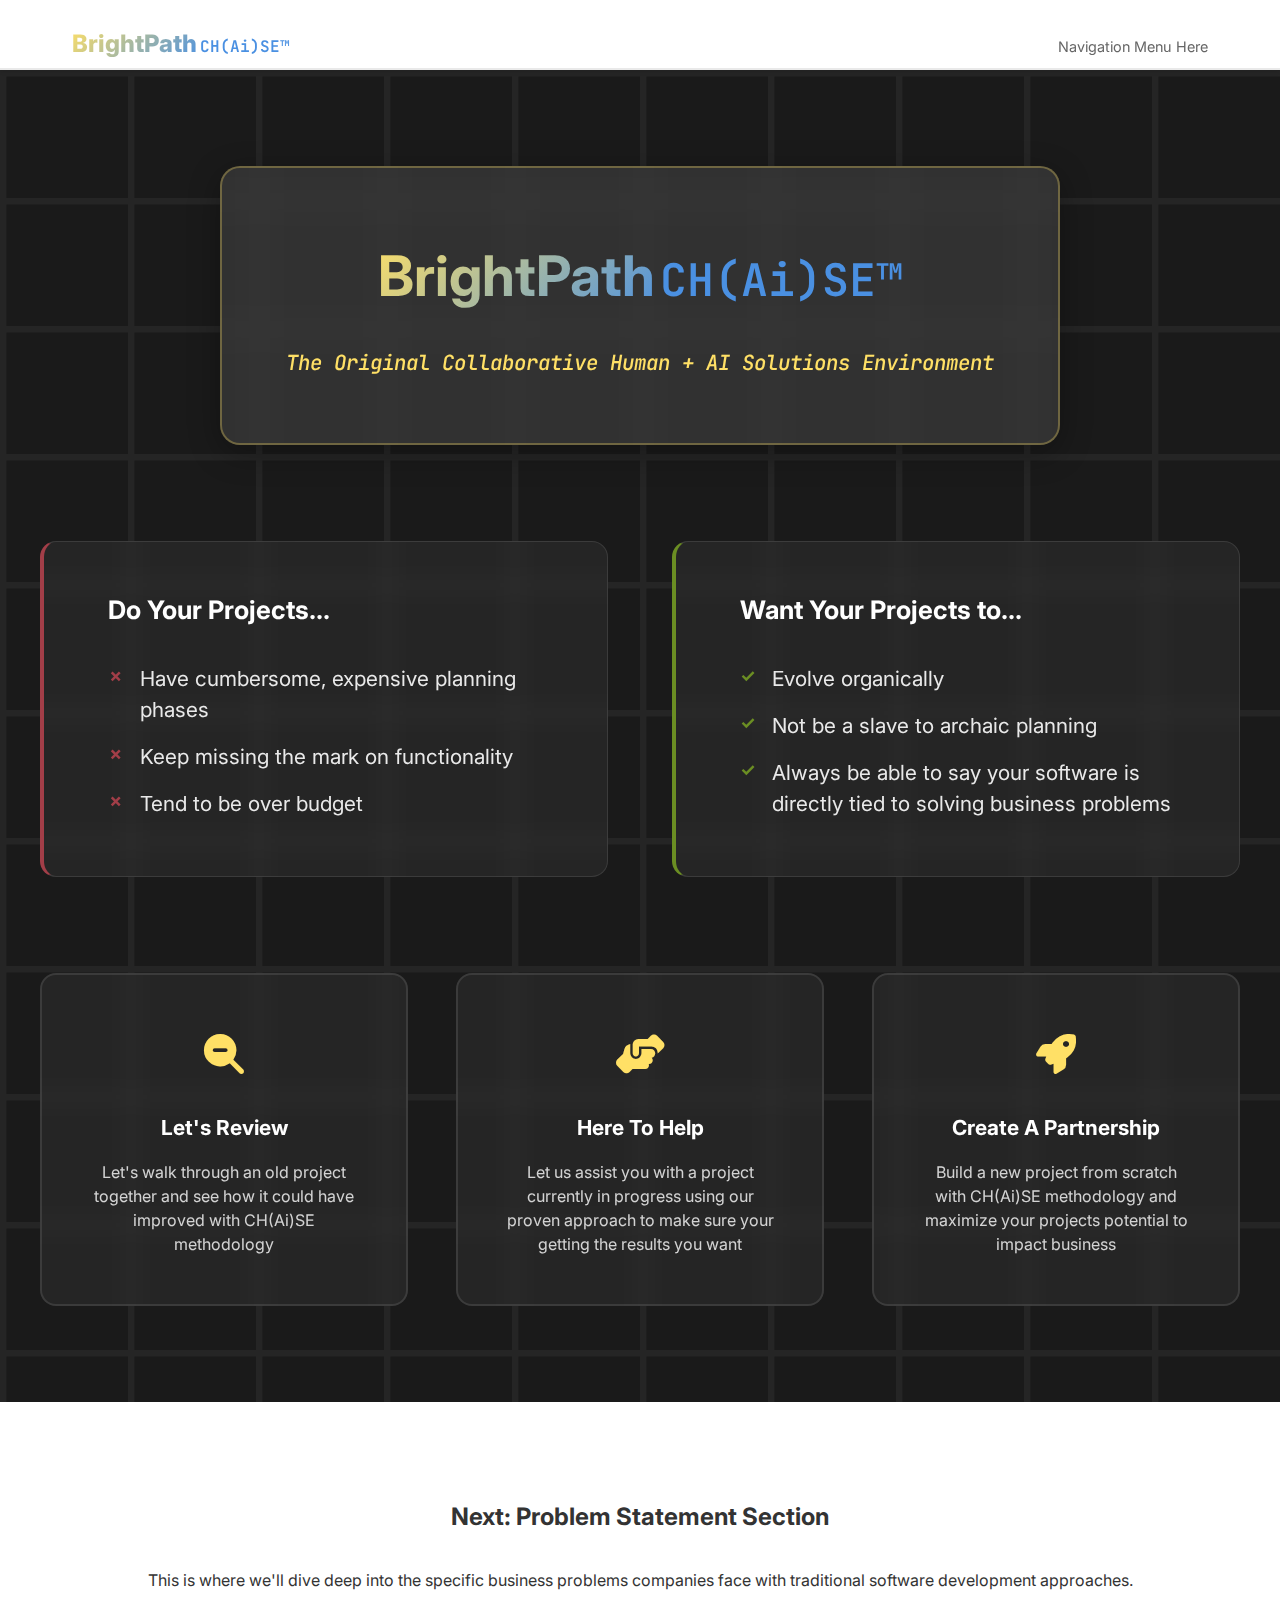
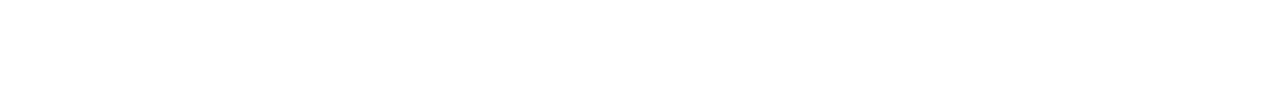
<file: BrightPathSections/hero.html>
<!DOCTYPE html>
<html lang="en">
<head>
    <meta charset="UTF-8">
    <meta name="viewport" content="width=device-width, initial-scale=1.0">
    <title>Hero - BrightPath CH(Ai)SE™</title>
    <link href="https://fonts.googleapis.com/css2?family=Inter:wght@300;400;500;600;700;800&family=JetBrains+Mono:wght@300;400;500;600;700&display=swap" rel="stylesheet">
    <link rel="stylesheet" href="https://cdnjs.cloudflare.com/ajax/libs/font-awesome/6.4.0/css/all.min.css">
    <style>
        /* ========================================
           SHARED STYLES - Used in: Navigation, Hero, All Sections
        ======================================== */
        :root {
            --primary-gold: #FFE066;
            --accent-blue: #4A90E2;
            --accent-green: #6B8E23;
            --accent-red: #A23E48;
            --neutral-dark: #2C2C2C;
            --charcoal: #1a1a1a;
            --neutral-light: #F8F8F8;
            --white: #ffffff;
            --text-dark: #333333;
            --text-medium: #666666;
            --text-light: #999999;
            --gradient-primary: linear-gradient(135deg, var(--primary-gold), var(--accent-blue));
            --shadow-sm: 0 2px 4px rgba(0, 0, 0, 0.1);
            --shadow-md: 0 4px 12px rgba(0, 0, 0, 0.15);
            --shadow-lg: 0 8px 24px rgba(0, 0, 0, 0.2);
            --spacing-xs: 0.5rem;
            --spacing-sm: 1rem;
            --spacing-md: 1.5rem;
            --spacing-lg: 2rem;
            --spacing-xl: 3rem;
            --spacing-2xl: 4rem;
            --spacing-3xl: 6rem;
            --radius-sm: 8px;
            --radius-md: 12px;
            --radius-lg: 16px;
            --radius-xl: 20px;
            --radius-full: 9999px;
            --font-inter: 'Inter', sans-serif;
            --font-mono: 'JetBrains Mono', monospace;
        }

        * {
            margin: 0;
            padding: 0;
            box-sizing: border-box;
        }

        html {
            scroll-behavior: smooth;
        }

        body {
            font-family: var(--font-inter);
            line-height: 1.6;
            color: var(--text-dark);
            background: var(--white);
            overflow-x: hidden;
        }

        /* ========================================
           NAVIGATION - Simplified for Hero Demo
        ======================================== */
        .navbar {
            position: fixed;
            top: 0;
            width: 100%;
            background: rgba(255, 255, 255, 0.95);
            backdrop-filter: blur(10px);
            box-shadow: var(--shadow-sm);
            border-bottom: 2px solid rgba(44, 44, 44, 0.1);
            z-index: 1000;
            height: 70px;
        }

        .nav-content {
            max-width: 1200px;
            margin: 0 auto;
            padding: 0 var(--spacing-lg);
            display: flex;
            justify-content: space-between;
            align-items: baseline;
            height: 70px;
            padding-top: 25px;
        }

        .logo {
            cursor: pointer;
            display: flex;
            align-items: baseline;
            gap: 0.25ch;
        }

        .logo-text {
            font-size: 1.5rem;
            font-weight: 800;
            background: var(--gradient-primary);
            -webkit-background-clip: text;
            -webkit-text-fill-color: transparent;
            background-clip: text;
        }

        .logo-chase {
            font-family: var(--font-mono);
            font-size: 1rem;
            font-weight: 600;
            color: var(--accent-blue);
        }

        .nav-demo {
            color: var(--text-medium);
            font-size: 0.9rem;
        }

        /* ========================================
           HERO SECTION - Clean Two-Column Layout with Grid Background and L-Shaped Arrows
        ======================================== */
        .hero {
            min-height: 100vh;
            display: flex;
            flex-direction: column;
            justify-content: center;
            padding: var(--spacing-3xl) var(--spacing-lg);
            background: var(--charcoal);
            color: var(--white);
            margin-top: 70px;
            position: relative;
            overflow: hidden;
        }

        /* HERO - Grid Background Pattern */
        .hero::before {
            content: '';
            position: absolute;
            top: 0;
            left: 0;
            right: 0;
            bottom: 0;
            background: url('data:image/svg+xml,<svg xmlns="http://www.w3.org/2000/svg" viewBox="0 0 100 100"><defs><pattern id="grid" width="10" height="10" patternUnits="userSpaceOnUse"><path d="M 10 0 L 0 0 0 10" fill="none" stroke="rgba(255,255,255,0.08)" stroke-width="1"/></pattern></defs><rect width="100" height="100" fill="url(%23grid)"/></svg>');
            opacity: 0.6;
        }

        .hero-container {
            max-width: 1200px;
            margin: 0 auto;
            width: 100%;
            position: relative;
            z-index: 10;
        }

        /* HERO - Two-Column Bad/Good Project Layout with L-Shaped Connectors */
        .hero-comparison-section {
            position: relative;
            margin-bottom: var(--spacing-3xl);
        }

        .hero-comparison {
            display: grid;
            grid-template-columns: 1fr 1fr;
            gap: var(--spacing-2xl);
            margin-bottom: var(--spacing-2xl);
            animation: fadeInUp 0.8s ease-out;
        }

        .hero-box {
            background: rgba(255, 255, 255, 0.05);
            border-radius: var(--radius-lg);
            padding: var(--spacing-xl) var(--spacing-2xl);
            border: 1px solid rgba(255, 255, 255, 0.1);
            backdrop-filter: blur(10px);
            -webkit-backdrop-filter: blur(10px);
            transition: all 0.3s ease;
        }

        .hero-box.bad-project {
            border-left: 4px solid var(--accent-red);
        }

        .hero-box.good-project {
            border-left: 4px solid var(--accent-green);
        }

        .hero-box h2 {
            font-size: 1.6rem;
            font-weight: 700;
            margin-bottom: var(--spacing-md);
            color: var(--white);
        }

        .hero-box ul {
            list-style: none;
            padding: 0;
        }

        .hero-box li {
            padding: var(--spacing-xs) 0;
            padding-left: var(--spacing-lg);
            position: relative;
            color: rgba(255, 255, 255, 0.9);
            font-size: 1.3rem;
            line-height: 1.5;
        }

        .bad-project li::before {
            content: '✗';
            position: absolute;
            left: 0;
            color: var(--accent-red);
            font-weight: bold;
            font-size: 1.1rem;
        }

        .good-project li::before {
            content: '✓';
            position: absolute;
            left: 0;
            color: var(--accent-green);
            font-weight: bold;
            font-size: 1.1rem;
        }

        /* HERO - L-Shaped Connecting Lines and Arrowheads */
        .connector-left {
            position: absolute;
            top: 50%;
            left: calc(50% - var(--spacing-2xl) / 2 - 20px);
            transform: translateY(-50%);
        }

        .connector-right {
            position: absolute;
            top: 50%;
            right: calc(50% - var(--spacing-2xl) / 2 - 20px);
            transform: translateY(-50%);
        }

        /* SVG Connectors */
        .connector-svg {
            width: 120px;
            height: 200px;
            position: absolute;
        }

        .connector-line {
            fill: none;
            stroke: var(--primary-gold);
            stroke-width: 2;
            opacity: 0.8;
        }

        .arrowhead {
            fill: var(--primary-gold);
            opacity: 0.8;
        }

        /* Left connector positioning */
        .connector-left .connector-svg {
            left: -140px;
            top: -100px;
        }

        /* Right connector positioning */
        .connector-right .connector-svg {
            right: -140px;
            top: -100px;
        }

        /* HERO - Company Introduction Container */
        .hero-intro {
            text-align: center;
            margin-bottom: var(--spacing-3xl);
            animation: fadeInUp 0.8s ease-out 0.3s both;
        }

        .hero-company-container {
            background: rgba(255, 255, 255, 0.10);
            border-radius: var(--radius-xl);
            padding: var(--spacing-2xl);
            border: 2px solid rgba(255, 224, 102, 0.3);
            backdrop-filter: blur(15px);
            -webkit-backdrop-filter: blur(15px);
            display: inline-block;
            box-shadow: 0 8px 32px rgba(0, 0, 0, 0.3);
            position: relative;
        }

        .hero-company {
            display: flex;
            align-items: baseline;
            justify-content: center;
            gap: 0.5ch;
            margin-bottom: var(--spacing-md);
        }

        .hero-company-name {
            font-size: 3.5rem;
            font-weight: 700;
            background: var(--gradient-primary);
            -webkit-background-clip: text;
            -webkit-text-fill-color: transparent;
            background-clip: text;
        }

        .hero-company-chase {
            font-family: var(--font-mono);
            font-size: 2.8rem;
            font-weight: 600;
            color: var(--accent-blue);
        }

        .hero-tagline {
            font-size: 1.3rem;
            color: var(--primary-gold);
            font-weight: 500;
            font-style: italic;
            font-family: var(--font-mono);
        }

        /* HERO - Call to Action Options */
        .hero-cta {
            display: grid;
            grid-template-columns: repeat(3, 1fr);
            gap: var(--spacing-xl);
            animation: fadeInUp 0.8s ease-out 0.6s both;
        }

        .cta-option {
            background: rgba(255, 255, 255, 0.05);
            border-radius: var(--radius-lg);
            padding: var(--spacing-xl);
            text-align: center;
            border: 2px solid rgba(255, 255, 255, 0.1);
            cursor: pointer;
            transition: all 0.3s ease;
            text-decoration: none;
            color: inherit;
            backdrop-filter: blur(10px);
            -webkit-backdrop-filter: blur(10px);
        }

        .cta-option:hover {
            background: rgba(255, 255, 255, 0.1);
            border-color: var(--primary-gold);
            transform: translateY(-5px);
            box-shadow: 0 12px 40px rgba(255, 224, 102, 0.2);
        }

        .cta-option .cta-icon {
            font-size: 2.5rem;
            color: var(--primary-gold);
            margin-bottom: var(--spacing-md);
        }

        .cta-option h3 {
            font-size: 1.3rem;
            font-weight: 700;
            color: var(--white);
            margin-bottom: var(--spacing-sm);
        }

        .cta-option p {
            color: rgba(255, 255, 255, 0.8);
            font-size: 1rem;
            line-height: 1.5;
        }

        /* ========================================
           HERO - Animations
        ======================================== */
        @keyframes fadeInUp {
            from {
                opacity: 0;
                transform: translateY(30px);
            }
            to {
                opacity: 1;
                transform: translateY(0);
            }
        }

        /* Pulse animation for connectors */
        .connector-line {
            animation: connectorPulse 3s ease-in-out infinite;
        }

        .arrowhead {
            animation: arrowheadPulse 3s ease-in-out infinite;
        }

        @keyframes connectorPulse {
            0%, 100% { opacity: 0.6; }
            50% { opacity: 1; }
        }

        @keyframes arrowheadPulse {
            0%, 100% { opacity: 0.6; }
            50% { opacity: 1; }
        }

        /* ========================================
           HERO - Responsive Design
        ======================================== */
        @media (max-width: 768px) {
            .hero {
                padding: var(--spacing-xl) var(--spacing-md);
            }

            .hero-comparison {
                grid-template-columns: 1fr;
                gap: var(--spacing-xl);
            }

            /* Hide connectors on mobile */
            .connector-left,
            .connector-right {
                display: none;
            }

            .hero-comparison-section {
                margin-bottom: var(--spacing-2xl);
            }

            .hero-box {
                padding: var(--spacing-lg) var(--spacing-xl);
            }

            .hero-box h2 {
                font-size: 1.4rem;
            }

            .hero-box li {
                font-size: 0.95rem;
            }

            .hero-company-container {
                padding: var(--spacing-xl);
            }

            .hero-company-name {
                font-size: 2.5rem;
            }

            .hero-company-chase {
                font-size: 2rem;
            }

            .hero-tagline {
                font-size: 1.1rem;
            }

            .hero-cta {
                grid-template-columns: 1fr;
                gap: var(--spacing-lg);
            }

            .nav-content {
                padding: 0 var(--spacing-sm);
                align-items: center;
            }

            .logo {
                padding-top: 0;
            }
        }

        @media (max-width: 480px) {
            .hero-box {
                padding: var(--spacing-md) var(--spacing-lg);
            }

            .hero-company-container {
                padding: var(--spacing-lg);
            }

            .hero-company-name {
                font-size: 2rem;
            }

            .hero-company-chase {
                font-size: 1.5rem;
            }

            .hero-tagline {
                font-size: 1rem;
            }

            .cta-option {
                padding: var(--spacing-lg);
            }

            .cta-option .cta-icon {
                font-size: 2rem;
            }
        }

        /* ========================================
           DEMO SECTION - For Testing
        ======================================== */
        .demo-section {
            padding: var(--spacing-3xl);
            background: var(--white);
            text-align: center;
        }

        .demo-section h2 {
            color: var(--text-dark);
            margin-bottom: var(--spacing-lg);
        }
    </style>
</head>
<body>
    <!-- NAVIGATION - Simplified for Demo -->
    <nav class="navbar" id="navbar">
        <div class="nav-content">
            <div class="logo">
                <span class="logo-text">BrightPath</span>
                <span class="logo-chase">CH(Ai)SE™</span>
            </div>
            <div class="nav-demo">Navigation Menu Here</div>
        </div>
    </nav>

    <!-- HERO SECTION - Bad/Good Project Layout with L-Shaped Connectors -->
    <section class="hero" id="hero">
        <div class="hero-container">
            <!-- HERO - Company Introduction in Container -->
            <div class="hero-intro">
                <div class="hero-company-container">
                    <div class="hero-company">
                        <span class="hero-company-name">BrightPath</span>
                        <span class="hero-company-chase">CH(Ai)SE™</span>
                    </div>
                    
                    <p class="hero-tagline">The Original Collaborative Human + AI Solutions Environment</p>
                </div>
            </div>

            <!-- HERO - Bad Project vs Good Project with L-Shaped Arrow Connectors -->
            <div class="hero-comparison-section">
                <div class="hero-comparison">
                    
                    <!-- Left Box - Bad Project -->
                    <div class="hero-box bad-project">
                        <h2>Do Your Projects...</h2>
                        <ul>
                            <li>Have cumbersome, expensive planning phases</li>
                            <li>Keep missing the mark on functionality</li>
                            <li>Tend to be over budget</li>
                        </ul>
                    </div>

                    <!-- Right Box - Good Project -->
                    <div class="hero-box good-project">
                        <h2>Want Your Projects to...</h2>
                        <ul>
                            <li>Evolve organically</li>
                            <li>Not be a slave to archaic planning</li>
                            <li>Always be able to say your software is directly tied to solving business problems</li>
                        </ul>
                    </div>

                </div>

                <!-- Left L-Shaped Connector
                <div class="connector-left">
                    <svg class="connector-svg" viewBox="0 0 120 200">
                        L-shaped path: horizontal line (20px) + vertical line + horizontal line
                        <path class="connector-line" d="M 20,100 L 0,100 L 0,150 L 115,150" />
                        Arrowhead pointing right
                        <polygon class="arrowhead" points="115,145 125,150 115,155" />
                    </svg>
                </div>

                Right L-Shaped Connector
                <div class="connector-right">
                    <svg class="connector-svg" viewBox="0 0 120 200">
                        L-shaped path: horizontal line (20px) + vertical line + horizontal line
                        <path class="connector-line" d="M 100,100 L 120,100 L 120,150 L 5,150" />
                        Arrowhead pointing left
                        <polygon class="arrowhead" points="5,145 -5,150 5,155" />
                    </svg>
                </div> -->
            </div>

            <!-- HERO - Three CTA Options -->
            <div class="hero-cta">
                
                <a href="#problem" class="cta-option" onclick="return scrollToSection('problem', event)">
                    <div class="cta-icon">
                        <i class="fas fa-search-minus"></i>
                    </div>
                    <h3>Let's Review</h3>
                    <p>Let's walk through an old project together and see how it could have improved with CH(Ai)SE methodology</p>
                </a>

                <a href="#services" class="cta-option" onclick="return scrollToSection('services', event)">
                    <div class="cta-icon">
                        <i class="fas fa-hands-helping"></i>
                    </div>
                    <h3>Here To Help</h3>
                    <p>Let us assist you with a project currently in progress using our proven approach to make sure your getting the results you want</p>
                </a>

                <a href="#contact" class="cta-option" onclick="return scrollToSection('contact', event)">
                    <div class="cta-icon">
                        <i class="fas fa-rocket"></i>
                    </div>
                    <h3>Create A Partnership</h3>
                    <p>Build a new project from scratch with CH(Ai)SE methodology and maximize your projects potential to impact business</p>
                </a>

            </div>

        </div>
    </section>

    <!-- Demo Next Section -->
    <section class="demo-section" id="problem">
        <h2>Next: Problem Statement Section</h2>
        <p>This is where we'll dive deep into the specific business problems companies face with traditional software development approaches.</p>
    </section>

    <script>
        /* ========================================
           SHARED FUNCTIONS - Used in: Navigation, Hero, All Sections
        ======================================== */
        
        // Scroll to section function
        function scrollToSection(sectionId, event) {
            if (event) {
                event.preventDefault();
            }
            
            const section = document.getElementById(sectionId);
            if (section) {
                const offsetTop = section.getBoundingClientRect().top + window.pageYOffset - 150;
                window.scrollTo({
                    top: offsetTop,
                    behavior: 'smooth'
                });
            }
            return false;
        }

        /* ========================================
           HERO - Interactive Effects
        ======================================== */
        
        // Enhanced CTA interactions
        function initializeHeroInteractions() {
            const ctaOptions = document.querySelectorAll('.cta-option');
            
            ctaOptions.forEach(option => {
                option.addEventListener('mouseenter', function() {
                    this.style.transform = 'translateY(-8px) scale(1.02)';
                });
                
                option.addEventListener('mouseleave', function() {
                    this.style.transform = 'translateY(0) scale(1)';
                });
                
                option.addEventListener('mousedown', function() {
                    this.style.transform = 'translateY(-3px) scale(0.98)';
                });
                
                option.addEventListener('mouseup', function() {
                    this.style.transform = 'translateY(-8px) scale(1.02)';
                });
            });

            // Add hover effects to bad/good project boxes
            const heroBoxes = document.querySelectorAll('.hero-box');
            heroBoxes.forEach(box => {
                box.addEventListener('mouseenter', function() {
                    this.style.transform = 'translateY(-3px)';
                    this.style.boxShadow = '0 8px 32px rgba(0, 0, 0, 0.3)';
                });
                
                box.addEventListener('mouseleave', function() {
                    this.style.transform = 'translateY(0)';
                    this.style.boxShadow = 'none';
                });
            });
        }

        /* ========================================
           HERO - Initialization
        ======================================== */
        
        document.addEventListener('DOMContentLoaded', function() {
            initializeHeroInteractions();
            
            console.log('🎯 Bad/Good project hero with L-shaped connectors initialized successfully');
        });

        // Make functions globally available
        window.scrollToSection = scrollToSection;
    </script>
</body>
</html>
</file>
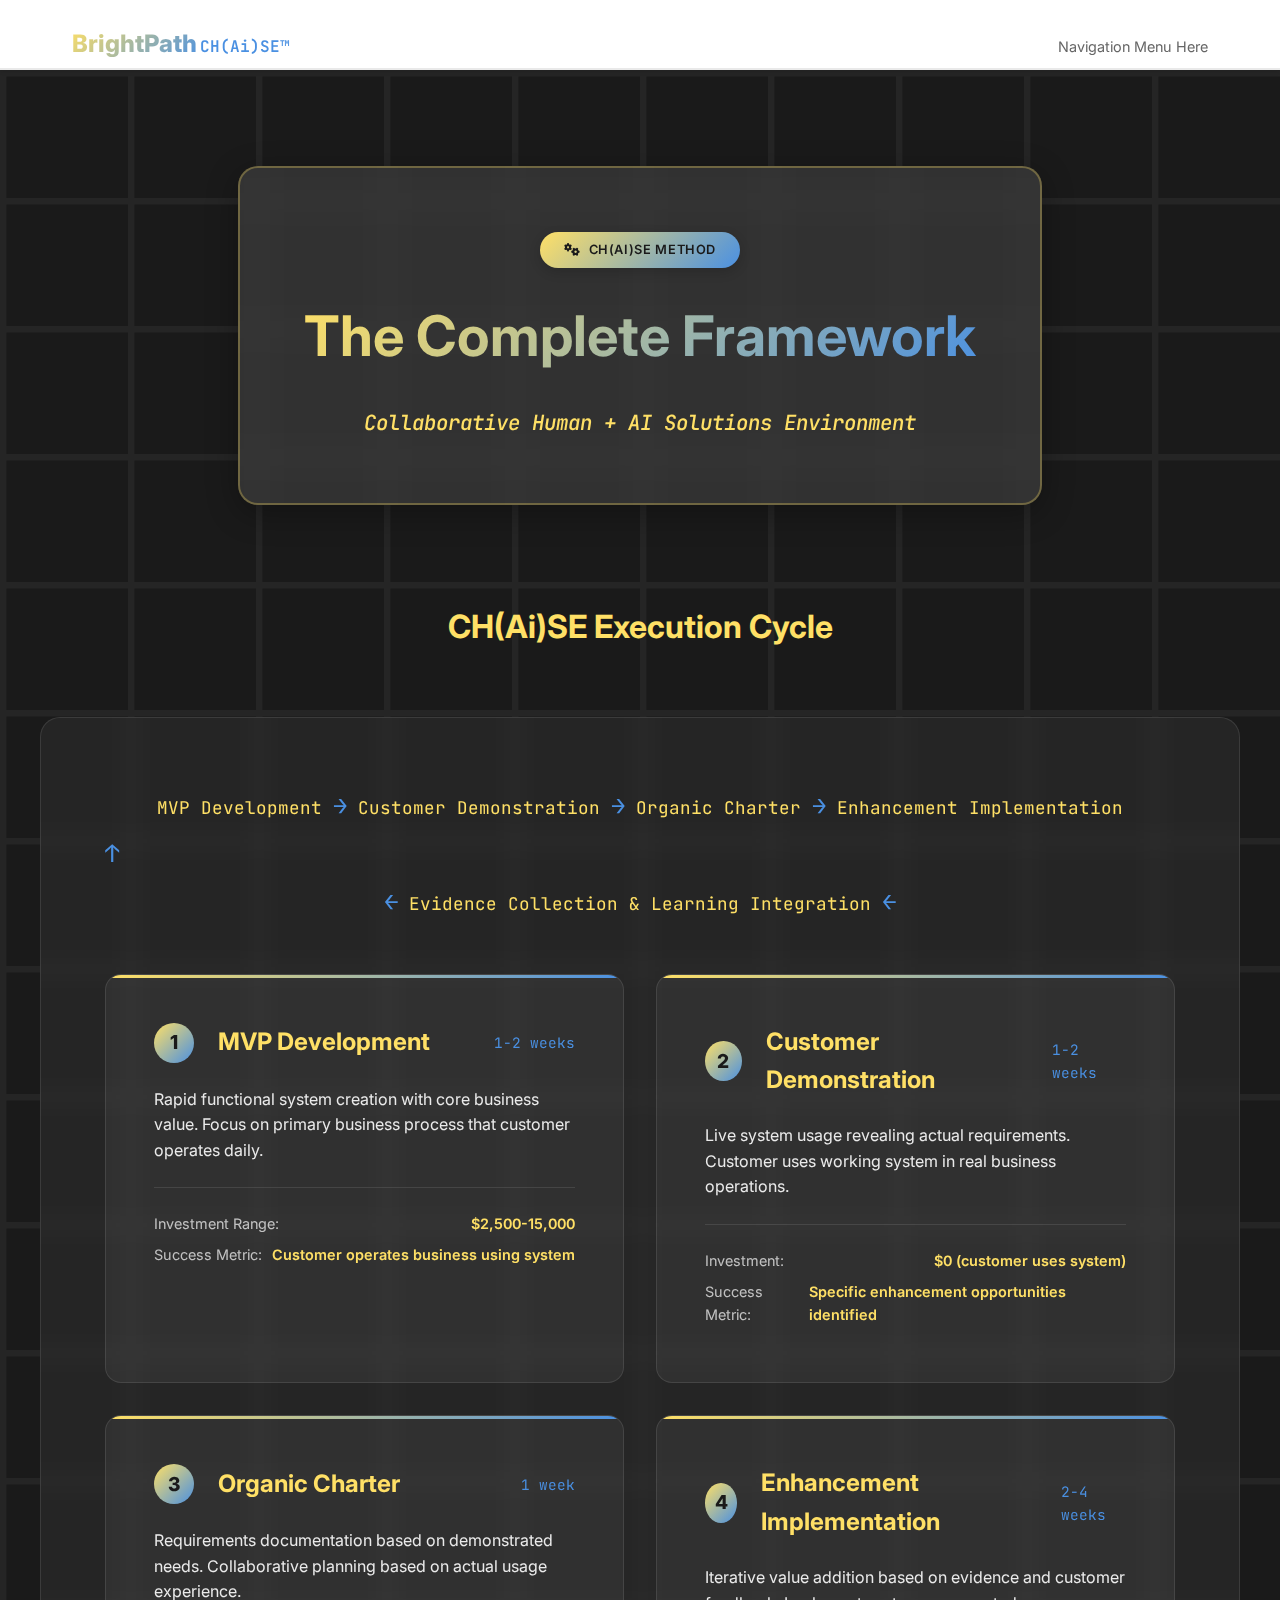
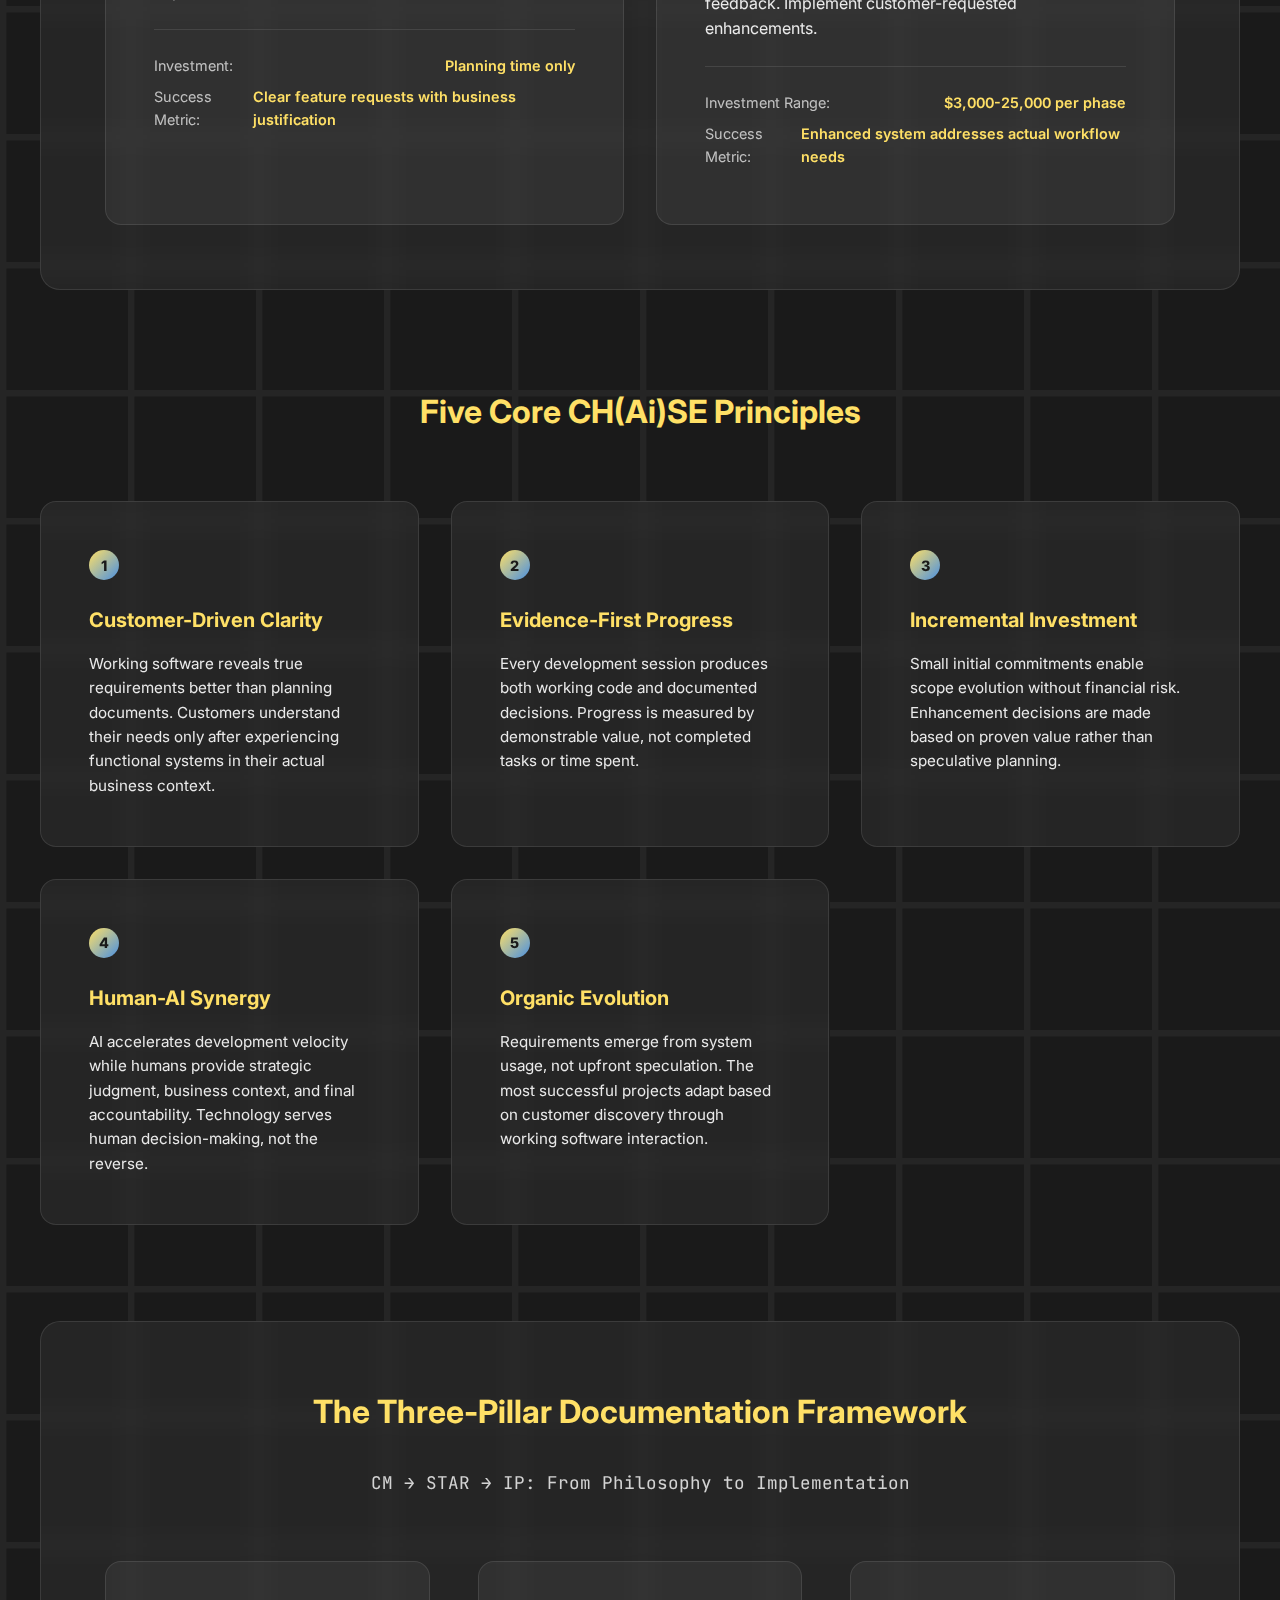
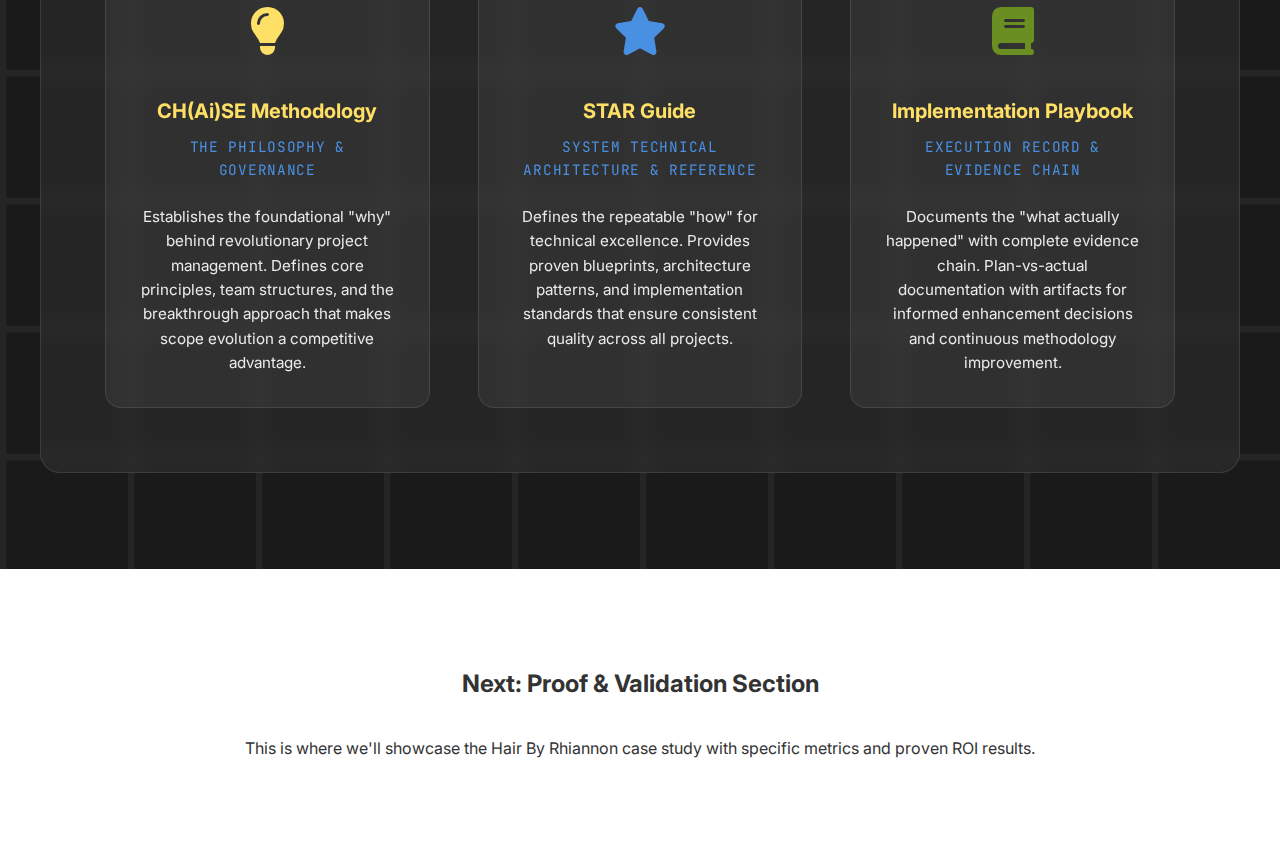
<file: BrightPathSections/methodology.html>
<!DOCTYPE html>
<html lang="en">
<head>
    <meta charset="UTF-8">
    <meta name="viewport" content="width=device-width, initial-scale=1.0">
    <title>Methodology Deep Dive - BrightPath CH(Ai)SE™</title>
    <link href="https://fonts.googleapis.com/css2?family=Inter:wght@300;400;500;600;700;800&family=JetBrains+Mono:wght@300;400;500;600;700&display=swap" rel="stylesheet">
    <link rel="stylesheet" href="https://cdnjs.cloudflare.com/ajax/libs/font-awesome/6.4.0/css/all.min.css">
    <style>
        /* ========================================
           SHARED STYLES - Used in: Navigation, Hero, All Sections
        ======================================== */
        :root {
            --primary-gold: #FFE066;
            --accent-blue: #4A90E2;
            --accent-green: #6B8E23;
            --accent-red: #A23E48;
            --neutral-dark: #2C2C2C;
            --charcoal: #1a1a1a;
            --neutral-light: #F8F8F8;
            --white: #ffffff;
            --text-dark: #333333;
            --text-medium: #666666;
            --text-light: #999999;
            --gradient-primary: linear-gradient(135deg, var(--primary-gold), var(--accent-blue));
            --shadow-sm: 0 2px 4px rgba(0, 0, 0, 0.1);
            --shadow-md: 0 4px 12px rgba(0, 0, 0, 0.15);
            --shadow-lg: 0 8px 24px rgba(0, 0, 0, 0.2);
            --spacing-xs: 0.5rem;
            --spacing-sm: 1rem;
            --spacing-md: 1.5rem;
            --spacing-lg: 2rem;
            --spacing-xl: 3rem;
            --spacing-2xl: 4rem;
            --spacing-3xl: 6rem;
            --radius-sm: 8px;
            --radius-md: 12px;
            --radius-lg: 16px;
            --radius-xl: 20px;
            --radius-full: 9999px;
            --font-inter: 'Inter', sans-serif;
            --font-mono: 'JetBrains Mono', monospace;
        }

        * {
            margin: 0;
            padding: 0;
            box-sizing: border-box;
        }

        html {
            scroll-behavior: smooth;
        }

        body {
            font-family: var(--font-inter);
            line-height: 1.6;
            color: var(--text-dark);
            background: var(--white);
            overflow-x: hidden;
        }

        /* ========================================
           NAVIGATION - Simplified for Demo
        ======================================== */
        .navbar {
            position: fixed;
            top: 0;
            width: 100%;
            background: rgba(255, 255, 255, 0.95);
            backdrop-filter: blur(10px);
            box-shadow: var(--shadow-sm);
            border-bottom: 2px solid rgba(44, 44, 44, 0.1);
            z-index: 1000;
            height: 70px;
        }

        .nav-content {
            max-width: 1200px;
            margin: 0 auto;
            padding: 0 var(--spacing-lg);
            display: flex;
            justify-content: space-between;
            align-items: baseline;
            height: 70px;
            padding-top: 25px;
        }

        .logo {
            cursor: pointer;
            display: flex;
            align-items: baseline;
            gap: 0.25ch;
        }

        .logo-text {
            font-size: 1.5rem;
            font-weight: 800;
            background: var(--gradient-primary);
            -webkit-background-clip: text;
            -webkit-text-fill-color: transparent;
            background-clip: text;
        }

        .logo-chase {
            font-family: var(--font-mono);
            font-size: 1rem;
            font-weight: 600;
            color: var(--accent-blue);
        }

        .nav-demo {
            color: var(--text-medium);
            font-size: 0.9rem;
        }

        /* ========================================
           METHODOLOGY SECTION - Dark Background with Grid Pattern
        ======================================== */
        .methodology {
            min-height: 100vh;
            display: flex;
            flex-direction: column;
            justify-content: center;
            padding: var(--spacing-3xl) var(--spacing-lg);
            background: var(--charcoal);
            color: var(--white);
            margin-top: 70px;
            position: relative;
            overflow: hidden;
        }

        /* METHODOLOGY - Grid Background Pattern */
        .methodology::before {
            content: '';
            position: absolute;
            top: 0;
            left: 0;
            right: 0;
            bottom: 0;
            background: url('data:image/svg+xml,<svg xmlns="http://www.w3.org/2000/svg" viewBox="0 0 100 100"><defs><pattern id="grid" width="10" height="10" patternUnits="userSpaceOnUse"><path d="M 10 0 L 0 0 0 10" fill="none" stroke="rgba(255,255,255,0.08)" stroke-width="1"/></pattern></defs><rect width="100" height="100" fill="url(%23grid)"/></svg>');
            opacity: 0.6;
        }

        .methodology-container {
            max-width: 1200px;
            margin: 0 auto;
            width: 100%;
            position: relative;
            z-index: 10;
        }

        /* METHODOLOGY - Header Section */
        .methodology-intro {
            text-align: center;
            margin-bottom: var(--spacing-3xl);
            animation: fadeInUp 0.8s ease-out 0.3s both;
        }

        .methodology-header-container {
            background: rgba(255, 255, 255, 0.10);
            border-radius: var(--radius-xl);
            padding: var(--spacing-2xl);
            border: 2px solid rgba(255, 224, 102, 0.3);
            backdrop-filter: blur(15px);
            -webkit-backdrop-filter: blur(15px);
            display: inline-block;
            box-shadow: 0 8px 32px rgba(0, 0, 0, 0.3);
            position: relative;
        }

        .methodology-badge {
            display: inline-flex;
            align-items: center;
            gap: var(--spacing-xs);
            background: var(--gradient-primary);
            color: var(--charcoal);
            padding: var(--spacing-xs) var(--spacing-md);
            border-radius: var(--radius-full);
            font-weight: 600;
            font-size: 0.8rem;
            text-transform: uppercase;
            letter-spacing: 0.05em;
            margin-bottom: var(--spacing-md);
            box-shadow: var(--shadow-md);
        }

        .methodology-title {
            font-size: 3.5rem;
            font-weight: 700;
            background: var(--gradient-primary);
            -webkit-background-clip: text;
            -webkit-text-fill-color: transparent;
            background-clip: text;
            margin-bottom: var(--spacing-md);
        }

        .methodology-subtitle {
            font-size: 1.3rem;
            color: var(--primary-gold);
            font-weight: 500;
            font-style: italic;
            font-family: var(--font-mono);
        }

        /* METHODOLOGY - Four Phases */
        .four-phases {
            margin-bottom: var(--spacing-3xl);
            animation: fadeInUp 0.8s ease-out 0.6s both;
        }

        .phases-title {
            text-align: center;
            font-size: 2rem;
            color: var(--primary-gold);
            margin-bottom: var(--spacing-2xl);
        }

        .execution-cycle {
            background: rgba(255, 255, 255, 0.05);
            border-radius: var(--radius-xl);
            padding: var(--spacing-2xl);
            border: 1px solid rgba(255, 255, 255, 0.1);
            backdrop-filter: blur(10px);
            -webkit-backdrop-filter: blur(10px);
            margin-bottom: var(--spacing-xl);
        }

        .cycle-diagram {
            text-align: center;
            font-family: var(--font-mono);
            font-size: 1.1rem;
            color: var(--primary-gold);
            margin-bottom: var(--spacing-xl);
            line-height: 2;
        }

        .cycle-arrow {
            color: var(--accent-blue);
            font-size: 1.5rem;
        }

        .phases-grid {
            display: grid;
            grid-template-columns: repeat(2, 1fr);
            gap: var(--spacing-lg);
        }

        .phase-card {
            background: rgba(255, 255, 255, 0.05);
            border-radius: var(--radius-lg);
            padding: var(--spacing-xl);
            border: 1px solid rgba(255, 255, 255, 0.1);
            transition: all 0.3s ease;
            position: relative;
            overflow: hidden;
        }

        .phase-card::before {
            content: '';
            position: absolute;
            top: 0;
            left: 0;
            right: 0;
            height: 3px;
            background: var(--gradient-primary);
        }

        .phase-card:hover {
            transform: translateY(-5px);
            box-shadow: 0 10px 30px rgba(0, 0, 0, 0.3);
            border-color: var(--primary-gold);
        }

        .phase-header {
            display: flex;
            align-items: center;
            gap: var(--spacing-md);
            margin-bottom: var(--spacing-md);
        }

        .phase-number {
            width: 40px;
            height: 40px;
            background: var(--gradient-primary);
            border-radius: 50%;
            display: flex;
            align-items: center;
            justify-content: center;
            font-weight: 800;
            color: var(--charcoal);
            font-size: 1.2rem;
        }

        .phase-title {
            font-size: 1.5rem;
            color: var(--primary-gold);
            font-weight: 700;
        }

        .phase-duration {
            font-family: var(--font-mono);
            font-size: 0.9rem;
            color: var(--accent-blue);
            margin-left: auto;
        }

        .phase-details {
            color: rgba(255, 255, 255, 0.9);
            line-height: 1.6;
        }

        .phase-metrics {
            margin-top: var(--spacing-md);
            padding-top: var(--spacing-md);
            border-top: 1px solid rgba(255, 255, 255, 0.1);
        }

        .metric {
            display: flex;
            justify-content: space-between;
            margin-bottom: var(--spacing-xs);
            font-size: 0.9rem;
        }

        .metric-label {
            color: rgba(255, 255, 255, 0.7);
        }

        .metric-value {
            color: var(--primary-gold);
            font-weight: 600;
        }

        /* METHODOLOGY - Core Principles */
        .core-principles {
            margin-bottom: var(--spacing-3xl);
            animation: fadeInUp 0.8s ease-out 0.9s both;
        }

        .principles-title {
            text-align: center;
            font-size: 2rem;
            color: var(--primary-gold);
            margin-bottom: var(--spacing-2xl);
        }

        .principles-grid {
            display: grid;
            grid-template-columns: repeat(auto-fit, minmax(300px, 1fr));
            gap: var(--spacing-lg);
        }

        .principle-card {
            background: rgba(255, 255, 255, 0.05);
            border-radius: var(--radius-lg);
            padding: var(--spacing-xl);
            border: 1px solid rgba(255, 255, 255, 0.1);
            backdrop-filter: blur(10px);
            -webkit-backdrop-filter: blur(10px);
            transition: all 0.3s ease;
            cursor: pointer;
        }

        .principle-card:hover {
            transform: translateY(-5px);
            box-shadow: 0 10px 30px rgba(255, 224, 102, 0.2);
            border-color: var(--primary-gold);
        }

        .principle-number {
            width: 30px;
            height: 30px;
            background: var(--gradient-primary);
            border-radius: 50%;
            display: flex;
            align-items: center;
            justify-content: center;
            font-weight: 800;
            color: var(--charcoal);
            font-size: 0.9rem;
            margin-bottom: var(--spacing-md);
        }

        .principle-title {
            font-size: 1.25rem;
            color: var(--primary-gold);
            font-weight: 700;
            margin-bottom: var(--spacing-sm);
        }

        .principle-description {
            color: rgba(255, 255, 255, 0.9);
            font-size: 0.95rem;
            line-height: 1.6;
        }

        /* METHODOLOGY - Three Pillars */
        .three-pillars {
            background: rgba(255, 255, 255, 0.05);
            border-radius: var(--radius-xl);
            padding: var(--spacing-2xl);
            border: 1px solid rgba(255, 255, 255, 0.1);
            backdrop-filter: blur(10px);
            -webkit-backdrop-filter: blur(10px);
            animation: fadeInUp 0.8s ease-out 1.2s both;
        }

        .pillars-title {
            text-align: center;
            font-size: 2rem;
            color: var(--primary-gold);
            margin-bottom: var(--spacing-lg);
        }

        .pillars-subtitle {
            text-align: center;
            font-family: var(--font-mono);
            font-size: 1.1rem;
            color: rgba(255, 255, 255, 0.8);
            margin-bottom: var(--spacing-2xl);
        }

        .pillars-grid {
            display: grid;
            grid-template-columns: repeat(3, 1fr);
            gap: var(--spacing-xl);
        }

        .pillar-card {
            background: rgba(255, 255, 255, 0.05);
            border-radius: var(--radius-lg);
            padding: var(--spacing-lg);
            text-align: center;
            border: 1px solid rgba(255, 255, 255, 0.1);
            transition: all 0.3s ease;
        }

        .pillar-card:hover {
            transform: translateY(-5px);
            box-shadow: 0 10px 30px rgba(0, 0, 0, 0.3);
        }

        .pillar-icon {
            font-size: 3rem;
            margin-bottom: var(--spacing-md);
        }

        .pillar-card:nth-child(1) .pillar-icon { color: var(--primary-gold); }
        .pillar-card:nth-child(2) .pillar-icon { color: var(--accent-blue); }
        .pillar-card:nth-child(3) .pillar-icon { color: var(--accent-green); }

        .pillar-title {
            font-size: 1.25rem;
            color: var(--primary-gold);
            font-weight: 700;
            margin-bottom: var(--spacing-xs);
        }

        .pillar-subtitle {
            font-size: 0.9rem;
            color: var(--accent-blue);
            font-family: var(--font-mono);
            text-transform: uppercase;
            letter-spacing: 0.05em;
            margin-bottom: var(--spacing-md);
        }

        .pillar-description {
            color: rgba(255, 255, 255, 0.9);
            font-size: 0.95rem;
            line-height: 1.6;
        }

        /* ========================================
           ANIMATIONS
        ======================================== */
        @keyframes fadeInUp {
            from {
                opacity: 0;
                transform: translateY(30px);
            }
            to {
                opacity: 1;
                transform: translateY(0);
            }
        }

        @keyframes pulse {
            0%, 100% {
                transform: scale(1);
            }
            50% {
                transform: scale(1.02);
            }
        }

        .cycle-diagram {
            animation: pulse 4s ease-in-out infinite;
        }

        /* ========================================
           RESPONSIVE DESIGN
        ======================================== */
        @media (max-width: 1024px) {
            .phases-grid {
                grid-template-columns: 1fr;
            }

            .pillars-grid {
                grid-template-columns: 1fr;
            }

            .principles-grid {
                grid-template-columns: 1fr;
            }
        }

        @media (max-width: 768px) {
            .methodology {
                padding: var(--spacing-2xl) var(--spacing-md);
            }

            .methodology-header-container {
                padding: var(--spacing-xl);
            }

            .methodology-title {
                font-size: 2.5rem;
            }

            .methodology-subtitle {
                font-size: 1.1rem;
            }

            .phase-card {
                padding: var(--spacing-lg);
            }

            .nav-content {
                padding: 0 var(--spacing-sm);
                align-items: center;
            }

            .logo {
                padding-top: 0;
            }
        }

        @media (max-width: 480px) {
            .methodology-header-container {
                padding: var(--spacing-lg);
            }

            .methodology-title {
                font-size: 2rem;
            }

            .methodology-subtitle {
                font-size: 1rem;
            }

            .phase-card {
                padding: var(--spacing-md);
            }

            .pillar-icon {
                font-size: 2.5rem;
            }
        }

        /* ========================================
           DEMO SECTION - For Testing
        ======================================== */
        .demo-section {
            padding: var(--spacing-3xl);
            background: var(--white);
            text-align: center;
        }

        .demo-section h2 {
            color: var(--text-dark);
            margin-bottom: var(--spacing-lg);
        }
    </style>
</head>
<body>
    <!-- NAVIGATION - Simplified for Demo -->
    <nav class="navbar" id="navbar">
        <div class="nav-content">
            <div class="logo">
                <span class="logo-text">BrightPath</span>
                <span class="logo-chase">CH(Ai)SE™</span>
            </div>
            <div class="nav-demo">Navigation Menu Here</div>
        </div>
    </nav>

    <!-- METHODOLOGY DEEP DIVE SECTION - Dark Background Layout with Grid Pattern -->
    <section class="methodology" id="methodology">
        <div class="methodology-container">
            <!-- METHODOLOGY - Header Introduction -->
            <div class="methodology-intro">
                <div class="methodology-header-container">
                    <div class="methodology-badge">
                        <i class="fas fa-cogs"></i>
                        <span>CH(Ai)SE Method</span>
                    </div>
                    <div class="methodology-title">The Complete Framework</div>
                    <div class="methodology-subtitle">Collaborative Human + AI Solutions Environment</div>
                </div>
            </div>

            <!-- METHODOLOGY - Four Phases Execution Cycle -->
            <div class="four-phases">
                <h3 class="phases-title">CH(Ai)SE Execution Cycle</h3>
                
                <div class="execution-cycle">
                    <div class="cycle-diagram">
                        MVP Development <span class="cycle-arrow">→</span> Customer Demonstration <span class="cycle-arrow">→</span> Organic Charter <span class="cycle-arrow">→</span> Enhancement Implementation<br/>
                        <span class="cycle-arrow">↑</span>&nbsp;&nbsp;&nbsp;&nbsp;&nbsp;&nbsp;&nbsp;&nbsp;&nbsp;&nbsp;&nbsp;&nbsp;&nbsp;&nbsp;&nbsp;&nbsp;&nbsp;&nbsp;&nbsp;&nbsp;&nbsp;&nbsp;&nbsp;&nbsp;&nbsp;&nbsp;&nbsp;&nbsp;&nbsp;&nbsp;&nbsp;&nbsp;&nbsp;&nbsp;&nbsp;&nbsp;&nbsp;&nbsp;&nbsp;&nbsp;&nbsp;&nbsp;&nbsp;&nbsp;&nbsp;&nbsp;&nbsp;&nbsp;&nbsp;&nbsp;&nbsp;&nbsp;&nbsp;&nbsp;&nbsp;&nbsp;&nbsp;&nbsp;&nbsp;&nbsp;&nbsp;&nbsp;&nbsp;&nbsp;&nbsp;&nbsp;&nbsp;&nbsp;&nbsp;&nbsp;&nbsp;&nbsp;&nbsp;&nbsp;&nbsp;&nbsp;&nbsp;&nbsp;&nbsp;&nbsp;&nbsp;&nbsp;&nbsp;&nbsp;&nbsp;&nbsp;&nbsp;&nbsp;&nbsp;&nbsp;&nbsp;&nbsp;&nbsp;&nbsp;&nbsp;&nbsp;&nbsp;&nbsp;&nbsp;&nbsp;&nbsp;&nbsp;&nbsp;&nbsp;&nbsp;&nbsp;&nbsp;&nbsp;&nbsp;&nbsp;&nbsp;&nbsp;&nbsp;&nbsp;&nbsp;&nbsp;&nbsp;&nbsp;<span class="cycle-arrow">↓</span><br/>
                        <span class="cycle-arrow">←</span> Evidence Collection & Learning Integration <span class="cycle-arrow">←</span>
                    </div>

                    <div class="phases-grid">
                        <div class="phase-card">
                            <div class="phase-header">
                                <div class="phase-number">1</div>
                                <div class="phase-title">MVP Development</div>
                                <div class="phase-duration">1-2 weeks</div>
                            </div>
                            <div class="phase-details">
                                <p>Rapid functional system creation with core business value. Focus on primary business process that customer operates daily.</p>
                                <div class="phase-metrics">
                                    <div class="metric">
                                        <span class="metric-label">Investment Range:</span>
                                        <span class="metric-value">$2,500-15,000</span>
                                    </div>
                                    <div class="metric">
                                        <span class="metric-label">Success Metric:</span>
                                        <span class="metric-value">Customer operates business using system</span>
                                    </div>
                                </div>
                            </div>
                        </div>

                        <div class="phase-card">
                            <div class="phase-header">
                                <div class="phase-number">2</div>
                                <div class="phase-title">Customer Demonstration</div>
                                <div class="phase-duration">1-2 weeks</div>
                            </div>
                            <div class="phase-details">
                                <p>Live system usage revealing actual requirements. Customer uses working system in real business operations.</p>
                                <div class="phase-metrics">
                                    <div class="metric">
                                        <span class="metric-label">Investment:</span>
                                        <span class="metric-value">$0 (customer uses system)</span>
                                    </div>
                                    <div class="metric">
                                        <span class="metric-label">Success Metric:</span>
                                        <span class="metric-value">Specific enhancement opportunities identified</span>
                                    </div>
                                </div>
                            </div>
                        </div>

                        <div class="phase-card">
                            <div class="phase-header">
                                <div class="phase-number">3</div>
                                <div class="phase-title">Organic Charter</div>
                                <div class="phase-duration">1 week</div>
                            </div>
                            <div class="phase-details">
                                <p>Requirements documentation based on demonstrated needs. Collaborative planning based on actual usage experience.</p>
                                <div class="phase-metrics">
                                    <div class="metric">
                                        <span class="metric-label">Investment:</span>
                                        <span class="metric-value">Planning time only</span>
                                    </div>
                                    <div class="metric">
                                        <span class="metric-label">Success Metric:</span>
                                        <span class="metric-value">Clear feature requests with business justification</span>
                                    </div>
                                </div>
                            </div>
                        </div>

                        <div class="phase-card">
                            <div class="phase-header">
                                <div class="phase-number">4</div>
                                <div class="phase-title">Enhancement Implementation</div>
                                <div class="phase-duration">2-4 weeks</div>
                            </div>
                            <div class="phase-details">
                                <p>Iterative value addition based on evidence and customer feedback. Implement customer-requested enhancements.</p>
                                <div class="phase-metrics">
                                    <div class="metric">
                                        <span class="metric-label">Investment Range:</span>
                                        <span class="metric-value">$3,000-25,000 per phase</span>
                                    </div>
                                    <div class="metric">
                                        <span class="metric-label">Success Metric:</span>
                                        <span class="metric-value">Enhanced system addresses actual workflow needs</span>
                                    </div>
                                </div>
                            </div>
                        </div>
                    </div>
                </div>
            </div>

            <!-- METHODOLOGY - Five Core Principles -->
            <div class="core-principles">
                <h3 class="principles-title">Five Core CH(Ai)SE Principles</h3>
                <div class="principles-grid">
                    <div class="principle-card">
                        <div class="principle-number">1</div>
                        <div class="principle-title">Customer-Driven Clarity</div>
                        <div class="principle-description">
                            Working software reveals true requirements better than planning documents. Customers understand their needs only after experiencing functional systems in their actual business context.
                        </div>
                    </div>

                    <div class="principle-card">
                        <div class="principle-number">2</div>
                        <div class="principle-title">Evidence-First Progress</div>
                        <div class="principle-description">
                            Every development session produces both working code and documented decisions. Progress is measured by demonstrable value, not completed tasks or time spent.
                        </div>
                    </div>

                    <div class="principle-card">
                        <div class="principle-number">3</div>
                        <div class="principle-title">Incremental Investment</div>
                        <div class="principle-description">
                            Small initial commitments enable scope evolution without financial risk. Enhancement decisions are made based on proven value rather than speculative planning.
                        </div>
                    </div>

                    <div class="principle-card">
                        <div class="principle-number">4</div>
                        <div class="principle-title">Human-AI Synergy</div>
                        <div class="principle-description">
                            AI accelerates development velocity while humans provide strategic judgment, business context, and final accountability. Technology serves human decision-making, not the reverse.
                        </div>
                    </div>

                    <div class="principle-card">
                        <div class="principle-number">5</div>
                        <div class="principle-title">Organic Evolution</div>
                        <div class="principle-description">
                            Requirements emerge from system usage, not upfront speculation. The most successful projects adapt based on customer discovery through working software interaction.
                        </div>
                    </div>
                </div>
            </div>

            <!-- METHODOLOGY - Three Pillars Documentation -->
            <div class="three-pillars">
                <h3 class="pillars-title">The Three-Pillar Documentation Framework</h3>
                <div class="pillars-subtitle">CM → STAR → IP: From Philosophy to Implementation</div>
                
                <div class="pillars-grid">
                    <div class="pillar-card">
                        <div class="pillar-icon">
                            <i class="fas fa-lightbulb"></i>
                        </div>
                        <div class="pillar-title">CH(Ai)SE Methodology</div>
                        <div class="pillar-subtitle">The Philosophy & Governance</div>
                        <div class="pillar-description">
                            Establishes the foundational "why" behind revolutionary project management. Defines core principles, team structures, and the breakthrough approach that makes scope evolution a competitive advantage.
                        </div>
                    </div>

                    <div class="pillar-card">
                        <div class="pillar-icon">
                            <i class="fas fa-star"></i>
                        </div>
                        <div class="pillar-title">STAR Guide</div>
                        <div class="pillar-subtitle">System Technical Architecture & Reference</div>
                        <div class="pillar-description">
                            Defines the repeatable "how" for technical excellence. Provides proven blueprints, architecture patterns, and implementation standards that ensure consistent quality across all projects.
                        </div>
                    </div>

                    <div class="pillar-card">
                        <div class="pillar-icon">
                            <i class="fas fa-book"></i>
                        </div>
                        <div class="pillar-title">Implementation Playbook</div>
                        <div class="pillar-subtitle">Execution Record & Evidence Chain</div>
                        <div class="pillar-description">
                            Documents the "what actually happened" with complete evidence chain. Plan-vs-actual documentation with artifacts for informed enhancement decisions and continuous methodology improvement.
                        </div>
                    </div>
                </div>
            </div>
        </div>
    </section>

    <!-- Demo Next Section -->
    <section class="demo-section" id="results">
        <h2>Next: Proof & Validation Section</h2>
        <p>This is where we'll showcase the Hair By Rhiannon case study with specific metrics and proven ROI results.</p>
    </section>

    <script>
        /* ========================================
           SHARED FUNCTIONS - Used in: Navigation, Hero, All Sections
        ======================================== */
        
        // Scroll to section function
        function scrollToSection(sectionId, event) {
            if (event) {
                event.preventDefault();
            }
            
            const section = document.getElementById(sectionId);
            if (section) {
                section.scrollIntoView({ 
                    behavior: 'smooth',
                    block: 'start'
                });
            }
            return false;
        }

        // Scroll to top function
        function scrollToTop() {
            window.scrollTo({
                top: 0,
                behavior: 'smooth'
            });
        }

        // ========================================
        // METHODOLOGY SECTION INTERACTIONS
        // ========================================
        
        document.addEventListener('DOMContentLoaded', function() {
            // Add scroll-triggered animations
            const observerOptions = {
                threshold: 0.1,
                rootMargin: '0px 0px -50px 0px'
            };

            const observer = new IntersectionObserver(function(entries) {
                entries.forEach(entry => {
                    if (entry.isIntersecting) {
                        entry.target.style.animationPlayState = 'running';
                    }
                });
            }, observerOptions);

            // Observe all animated elements
            document.querySelectorAll('.phase-card, .principle-card, .pillar-card').forEach(element => {
                element.style.animationPlayState = 'paused';
                observer.observe(element);
            });

            // Add enhanced hover interactions for principle cards
            document.querySelectorAll('.principle-card').forEach((card, index) => {
                card.addEventListener('mouseenter', function() {
                    this.style.transform = 'translateY(-8px) scale(1.02)';
                    this.style.boxShadow = '0 15px 40px rgba(255, 224, 102, 0.3)';
                    
                    // Add a subtle glow effect
                    this.style.borderColor = 'var(--primary-gold)';
                });
                
                card.addEventListener('mouseleave', function() {
                    this.style.transform = 'translateY(-5px) scale(1)';
                    this.style.boxShadow = '0 10px 30px rgba(255, 224, 102, 0.2)';
                    this.style.borderColor = 'rgba(255, 255, 255, 0.1)';
                });

                // Add click interaction for principles
                card.addEventListener('click', function() {
                    // Simple feedback for principle interaction
                    this.style.transform = 'translateY(-10px) scale(1.03)';
                    setTimeout(() => {
                        this.style.transform = 'translateY(-5px) scale(1)';
                    }, 200);
                    
                    console.log(`Principle ${index + 1} clicked: ${this.querySelector('.principle-title').textContent}`);
                });
            });

            // Add enhanced hover interactions for phase cards
            document.querySelectorAll('.phase-card').forEach(card => {
                card.addEventListener('mouseenter', function() {
                    this.style.transform = 'translateY(-8px)';
                    this.style.boxShadow = '0 15px 40px rgba(75, 144, 226, 0.2)';
                });
                
                card.addEventListener('mouseleave', function() {
                    this.style.transform = 'translateY(-5px)';
                    this.style.boxShadow = '0 10px 30px rgba(0, 0, 0, 0.3)';
                });
            });

            // Add enhanced hover interactions for pillar cards
            document.querySelectorAll('.pillar-card').forEach((card, index) => {
                card.addEventListener('mouseenter', function() {
                    this.style.transform = 'translateY(-8px)';
                    
                    // Different glow colors for each pillar
                    const glowColors = [
                        'rgba(255, 224, 102, 0.3)', // Gold for Methodology
                        'rgba(75, 144, 226, 0.3)',  // Blue for STAR
                        'rgba(107, 142, 35, 0.3)'   // Green for Playbook
                    ];
                    this.style.boxShadow = `0 15px 40px ${glowColors[index]}`;
                });
                
                card.addEventListener('mouseleave', function() {
                    this.style.transform = 'translateY(-5px)';
                    this.style.boxShadow = '0 10px 30px rgba(0, 0, 0, 0.3)';
                });
            });

            // Analytics and performance monitoring
            if (window.performance && window.performance.mark) {
                window.performance.mark('methodology-section-loaded');
                
                setTimeout(() => {
                    window.performance.mark('methodology-section-interactive');
                    window.performance.measure('methodology-section-load-time', 'methodology-section-loaded', 'methodology-section-interactive');
                }, 100);
            }

            console.log('⚙️ Methodology Deep Dive section loaded - presenting complete CH(Ai)SE framework');
        });

        // Export functions for potential integration
        window.scrollToMethodology = function() {
            document.getElementById('methodology').scrollIntoView({ 
                behavior: 'smooth' 
            });
        };

        // Principle interaction function for potential expansion
        window.showPrincipleDetails = function(principleNumber) {
            console.log(`Showing details for principle ${principleNumber}`);
            // This could be expanded to show detailed principle information
        };
    </script>
</body>
</html>
</file>
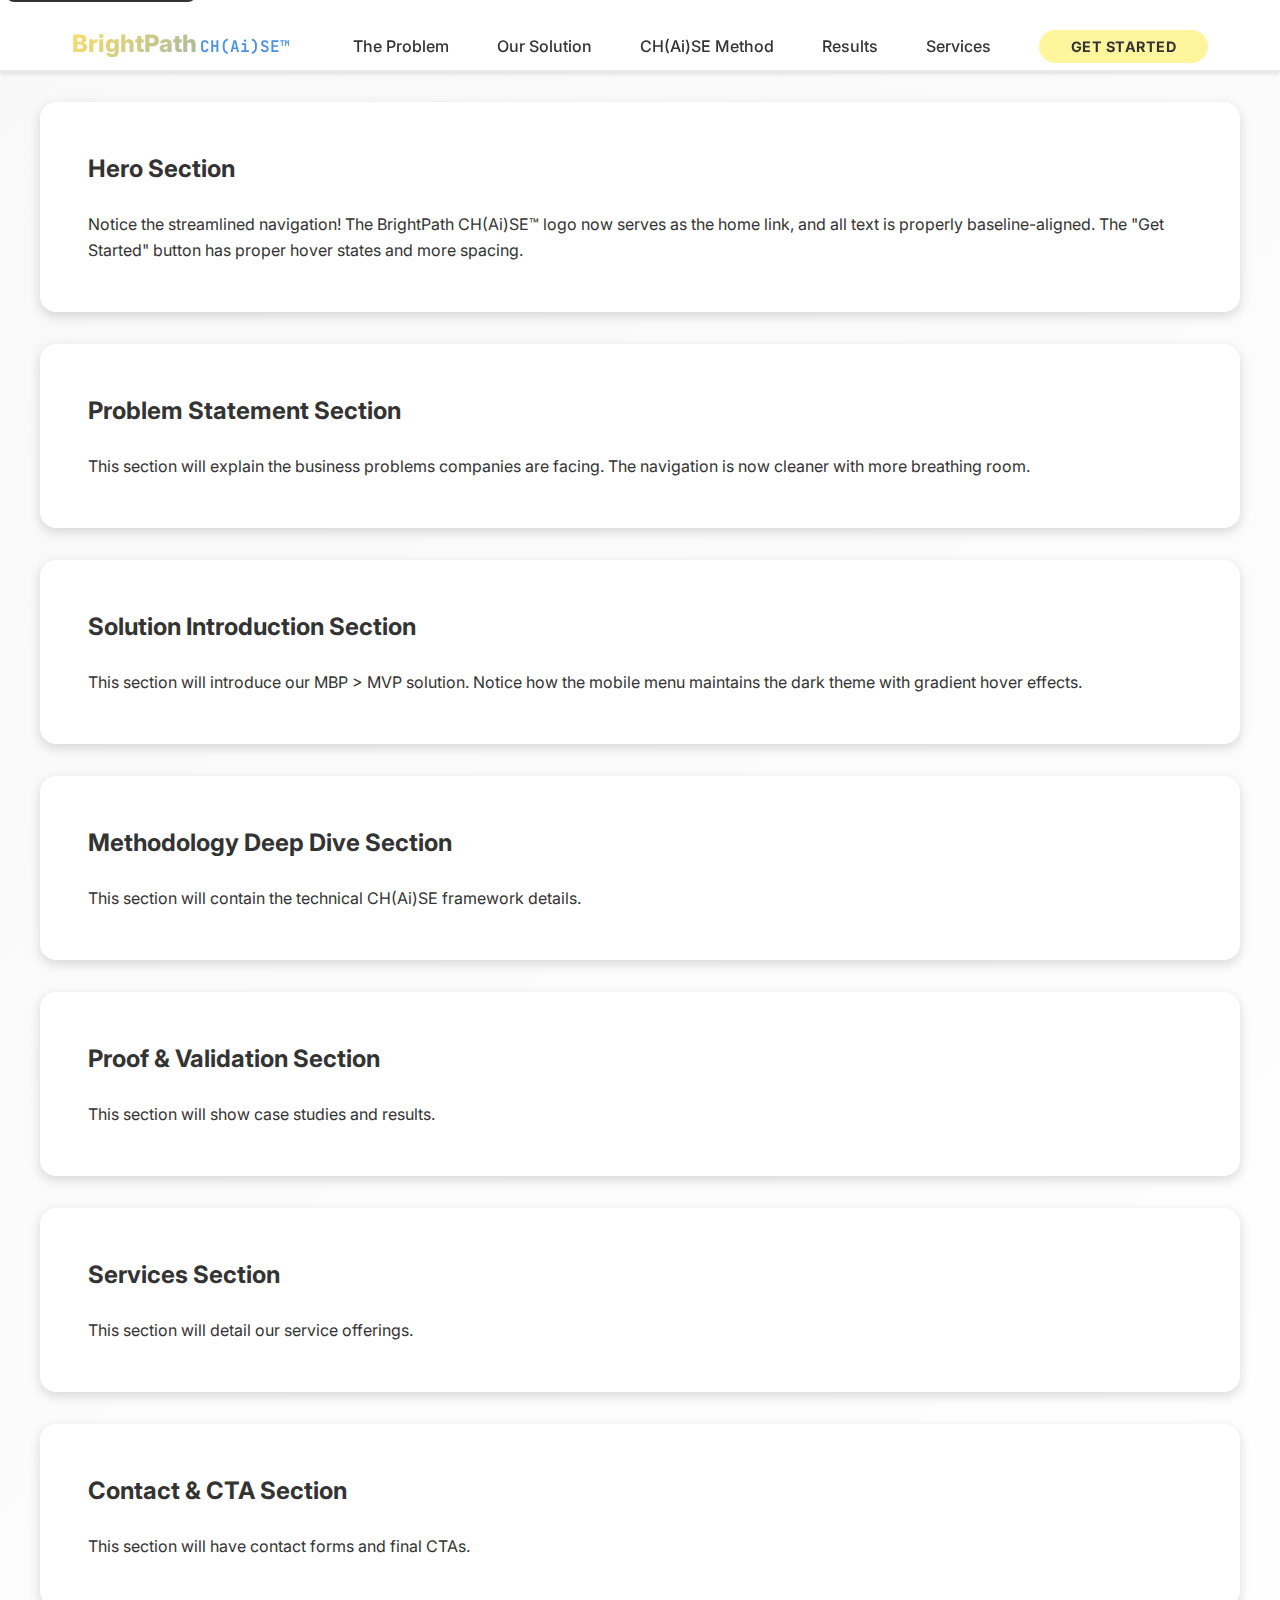
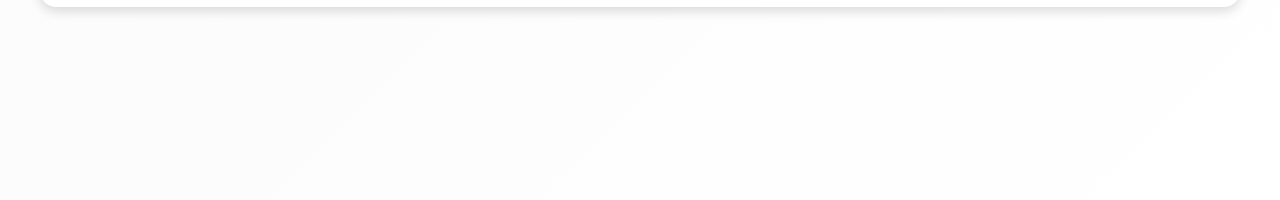
<file: BrightPathSections/navigation.html>
<!DOCTYPE html>
<html lang="en">
<head>
    <meta charset="UTF-8">
    <meta name="viewport" content="width=device-width, initial-scale=1.0">
    <title>Nav - BrightPath CH(Ai)SE™ </title>
    <link href="https://fonts.googleapis.com/css2?family=Inter:wght@300;400;500;600;700;800&family=JetBrains+Mono:wght@300;400;500;600;700&display=swap" rel="stylesheet">
    <link rel="stylesheet" href="https://cdnjs.cloudflare.com/ajax/libs/font-awesome/6.4.0/css/all.min.css">
    <style>
        /* ========================================
           SHARED STYLES - Used in: Navigation, Hero, All Sections
        ======================================== */
        :root {
            --primary-gold: #FFE066;
            --accent-blue: #4A90E2;
            --accent-green: #6B8E23;
            --accent-red: #A23E48;
            --neutral-dark: #2C2C2C;
            --neutral-light: #F8F8F8;
            --white: #ffffff;
            --text-dark: #333333;
            --text-medium: #666666;
            --text-light: #999999;
            --gradient-primary: linear-gradient(135deg, var(--primary-gold), var(--accent-blue));
            --shadow-sm: 0 2px 4px rgba(0, 0, 0, 0.1);
            --shadow-md: 0 4px 12px rgba(0, 0, 0, 0.15);
            --shadow-lg: 0 8px 24px rgba(0, 0, 0, 0.2);
            --spacing-xs: 0.5rem;
            --spacing-sm: 1rem;
            --spacing-md: 1.5rem;
            --spacing-lg: 2rem;
            --spacing-xl: 3rem;
            --radius-sm: 8px;
            --radius-md: 12px;
            --radius-lg: 16px;
            --radius-full: 9999px;
            --font-inter: 'Inter', sans-serif;
            --font-mono: 'JetBrains Mono', monospace;
        }

        * {
            margin: 0;
            padding: 0;
            box-sizing: border-box;
        }

        html {
            scroll-behavior: smooth;
        }

        body {
            font-family: var(--font-inter);
            line-height: 1.6;
            color: var(--text-dark);
            background: var(--white);
            overflow-x: hidden;
        }

        /* ========================================
           NAVIGATION - Responsive Fixed Header with Enhanced Styling
        ======================================== */
        .navbar {
            position: fixed;
            top: 0;
            width: 100%;
            background: rgba(255, 255, 255, 0.95);
            backdrop-filter: blur(10px);
            -webkit-backdrop-filter: blur(10px);
            box-shadow: var(--shadow-sm);
            border-bottom: 2px solid rgba(44, 44, 44, 0.1);
            z-index: 1000;
            transition: all 0.3s ease;
        }

        .navbar.scrolled {
            background: rgba(255, 255, 255, 0.98);
            box-shadow: var(--shadow-md);
            border-bottom-color: rgba(44, 44, 44, 0.15);
        }

        .nav-content {
            max-width: 1200px;
            margin: 0 auto;
            padding: 0 var(--spacing-lg);
            display: flex;
            justify-content: space-between;
            align-items: baseline;
            height: 70px;
        }

        /* NAVIGATION - Enhanced Logo with Gradient and Baseline Alignment */
        .logo {
            cursor: pointer;
            transition: all 0.3s ease;
            display: flex;
            align-items: baseline;
            gap: 0.25ch;
            padding-top: 25px;
        }

        .logo:hover {
            transform: scale(1.05);
        }

        .logo-text {
            font-size: 1.5rem;
            font-weight: 800;
            background: var(--gradient-primary);
            -webkit-background-clip: text;
            -webkit-text-fill-color: transparent;
            background-clip: text;
            background-size: 200% 200%;
            animation: gradientShift 3s ease-in-out infinite;
        }

        .logo-chase {
            font-family: var(--font-mono);
            font-size: 1rem;
            font-weight: 600;
            color: var(--accent-blue);
        }

        @keyframes gradientShift {
            0%, 100% { background-position: 0% 50%; }
            50% { background-position: 100% 50%; }
        }

        /* NAVIGATION - Enhanced Menu Links with Baseline Alignment */
        .nav-links {
            display: flex;
            list-style: none;
            gap: var(--spacing-xl);
            align-items: baseline;
            padding-top: 25px;
        }

        .nav-links a {
            text-decoration: none;
            color: var(--text-dark);
            font-weight: 500;
            transition: all 0.3s ease;
            position: relative;
            padding: 2px 0;
        }

        .nav-links a::after {
            content: '';
            position: absolute;
            bottom: -2px !important;
            left: 0;
            width: 0;
            height: 2px;
            background: var(--gradient-primary);
            transition: width 0.3s ease;
        }

        .nav-links a:hover::after,
        .nav-links a.active::after {
            width: 100%;
        }

        .nav-links a:hover,
        .nav-links a.active {
            background: var(--gradient-primary);
            -webkit-background-clip: text;
            -webkit-text-fill-color: transparent;
            background-clip: text;
            font-weight: 600;
        }

        /* Enhanced CTA button with proper hover background */
        .nav-cta {
            background: #FFF59D;  /* Light gold start */;
            color: var(--text-dark) !important;
            padding: var(--spacing-xs) var(--spacing-lg) !important;
            border-radius: var(--radius-full) !important;
            font-weight: 700 !important;
            text-transform: uppercase !important;
            letter-spacing: 0.5px !important;
            font-size: 0.9rem !important;
            -webkit-text-fill-color: var(--text-dark) !important;
        }

        .nav-cta::after {
            display: none !important;
        }

        .nav-cta:hover {
            transform: translateY(-2px) !important;
            box-shadow: var(--shadow-md) !important;
            background: var(--primary-gold) !important;  /* Bright gold hover */
            -webkit-text-fill-color: var(--text-dark) !important;
        }

        /* Mobile Navigation Toggle */
        .mobile-menu-toggle {
            display: none;
            flex-direction: column;
            justify-content: space-around;
            width: 24px;
            height: 24px;
            background: transparent;
            border: none;
            cursor: pointer;
            padding: 0;
            z-index: 1001;
            margin-top: 23px;
        }

        .mobile-menu-toggle span {
            display: block;
            height: 3px;
            width: 100%;
            background: var(--text-dark);
            border-radius: 3px;
            transition: all 0.3s ease;
        }

        .mobile-menu-toggle.active span {
            background: white;
        }

        .mobile-menu-toggle.active span:nth-child(1) {
            transform: rotate(45deg) translate(5px, 5px);
        }

        .mobile-menu-toggle.active span:nth-child(2) {
            opacity: 0;
        }

        .mobile-menu-toggle.active span:nth-child(3) {
            transform: rotate(-45deg) translate(7px, -6px);
        }

        /* Mobile Menu Overlay */
        .mobile-overlay {
            display: none;
            position: fixed;
            top: 0;
            left: 0;
            width: 100%;
            height: 100%;
            background: rgba(0, 0, 0, 0.5);
            z-index: 999;
            opacity: 0;
            transition: opacity 0.3s ease;
        }

        .mobile-overlay.active {
            opacity: 1;
        }

        /* ========================================
           NAVIGATION - Mobile Responsive (768px and below) with Dark Theme
        ======================================== */
        @media (max-width: 768px) {
            .nav-content {
                padding: 0 var(--spacing-sm);
                align-items: center;
            }

            .logo {
                padding-top: 0;
            }

            .mobile-menu-toggle {
                display: flex;
                margin-top: 0;
            }

            .nav-links {
                position: fixed;
                top: 0;
                right: -100%;
                height: 100vh;
                width: 280px;
                background: rgba(44, 44, 44, 0.98);
                backdrop-filter: blur(20px);
                -webkit-backdrop-filter: blur(20px);
                flex-direction: column;
                justify-content: flex-start;
                align-items: center;
                padding-top: 80px;
                gap: var(--spacing-lg);
                transition: right 0.3s ease;
                box-shadow: -2px 0 10px rgba(0, 0, 0, 0.3);
                z-index: 1000;
            }

            .nav-links.open {
                right: 0;
            }

            .nav-links li {
                width: 100%;
                text-align: center;
            }

            .nav-links a {
                display: block;
                padding: var(--spacing-md) var(--spacing-lg);
                font-size: 1.1rem;
                border-bottom: 1px solid rgba(255, 224, 102, 0.2);
                width: 100%;
                color: white !important;
                -webkit-text-fill-color: white !important;
                background: none !important;
            }

            .nav-links a:hover {
                background: var(--gradient-primary) !important;
                -webkit-background-clip: text !important;
                -webkit-text-fill-color: transparent !important;
                background-clip: text !important;
                border-radius: var(--radius-md);
                border-bottom-color: transparent;
            }

            .nav-links a::after {
                display: none;
            }

            .nav-cta {
                margin-top: var(--spacing-md) !important;
                border-radius: var(--radius-md) !important;
                text-transform: none !important;
                font-size: 1.1rem !important;
                color: var(--text-dark) !important;
                -webkit-text-fill-color: var(--text-dark) !important;
                background: var(--primary-gold) !important;
            }

            .nav-cta:hover {
                -webkit-text-fill-color: var(--text-dark) !important;
                background: #FFED4A !important;
            }
        }

        /* ========================================
           NAVIGATION - Skip Link for Accessibility
        ======================================== */
        .skip-link {
            position: absolute;
            top: -40px;
            left: 6px;
            background: var(--text-dark);
            color: var(--white);
            padding: 8px 16px;
            text-decoration: none;
            border-radius: var(--radius-sm);
            z-index: 10001;
            transition: top 0.2s;
            font-weight: 600;
        }

        .skip-link:focus {
            top: 6px;
        }

        /* ========================================
           NAVIGATION - Demo Content for Testing
        ======================================== */
        .demo-content {
            padding-top: 70px;
            min-height: 200vh;
            background: linear-gradient(135deg, var(--neutral-light) 0%, var(--white) 100%);
        }

        .demo-section {
            padding: var(--spacing-xl);
            margin: var(--spacing-lg) auto;
            max-width: 1200px;
            background: white;
            border-radius: var(--radius-lg);
            box-shadow: var(--shadow-md);
        }

        .demo-section h2 {
            color: var(--text-dark);
            margin-bottom: var(--spacing-md);
        }
    </style>
</head>
<body>
    <!-- NAVIGATION - Skip Link for Accessibility -->
    <a href="#main-content" class="skip-link">Skip to main content</a>

    <!-- NAVIGATION - Fixed Header with Streamlined Menu -->
    <nav class="navbar" id="navbar">
        <div class="nav-content">
            <!-- NAVIGATION - Enhanced Logo serves as Home Link -->
            <div class="logo" onclick="scrollToTop()" role="button" tabindex="0" aria-label="BrightPath home">
                <span class="logo-text">BrightPath</span>
                <span class="logo-chase">CH(Ai)SE™</span>
            </div>
            
            <!-- NAVIGATION - Mobile Menu Toggle -->
            <button class="mobile-menu-toggle" id="mobile-toggle" aria-label="Toggle navigation menu" aria-expanded="false">
                <span></span>
                <span></span>
                <span></span>
            </button>
            
            <!-- NAVIGATION - Streamlined Menu Links (No Home) -->
            <ul class="nav-links" id="nav-menu" role="menubar">
                <!-- Updated - all use the same pattern -->
<li role="none"><a href="#problem" role="menuitem" onclick="return scrollToSection('problem', event)">The Problem</a></li>
<li role="none"><a href="#solution" role="menuitem" onclick="return scrollToSection('solution', event)">Our Solution</a></li>
<li role="none"><a href="#methodology" role="menuitem" onclick="return scrollToSection('methodology', event)">CH(Ai)SE Method</a></li>
<li role="none"><a href="#results" role="menuitem" onclick="return scrollToSection('results', event)">Results</a></li>
<li role="none"><a href="#services" role="menuitem" onclick="return scrollToSection('services', event)">Services</a></li>
<li role="none"><a href="#contact" class="nav-cta" role="menuitem" onclick="return scrollToSection('contact', event)">Get Started</a></li>
            </ul>
        </div>
    </nav>

    <!-- NAVIGATION - Mobile Overlay for closing menu -->
    <div class="mobile-overlay" id="mobile-overlay"></div>

    <!-- Demo Content to Test Navigation -->
    <main id="main-content" class="demo-content">
        <div class="demo-section" id="hero">
            <h2>Hero Section</h2>
            <p>Notice the streamlined navigation! The BrightPath CH(Ai)SE™ logo now serves as the home link, and all text is properly baseline-aligned. The "Get Started" button has proper hover states and more spacing.</p>
        </div>

        <div class="demo-section" id="problem">
            <h2>Problem Statement Section</h2>
            <p>This section will explain the business problems companies are facing. The navigation is now cleaner with more breathing room.</p>
        </div>

        <div class="demo-section" id="solution">
            <h2>Solution Introduction Section</h2>
            <p>This section will introduce our MBP > MVP solution. Notice how the mobile menu maintains the dark theme with gradient hover effects.</p>
        </div>

        <div class="demo-section" id="methodology">
            <h2>Methodology Deep Dive Section</h2>
            <p>This section will contain the technical CH(Ai)SE framework details.</p>
        </div>

        <div class="demo-section" id="results">
            <h2>Proof & Validation Section</h2>
            <p>This section will show case studies and results.</p>
        </div>

        <div class="demo-section" id="services">
            <h2>Services Section</h2>
            <p>This section will detail our service offerings.</p>
        </div>

        <div class="demo-section" id="contact">
            <h2>Contact & CTA Section</h2>
            <p>This section will have contact forms and final CTAs.</p>
        </div>
    </main>

    <script>
        /* ========================================
           SHARED FUNCTIONS - Used in: Navigation, All Sections
        ======================================== */
        
        // Scroll to top function
        function scrollToTop() {
            window.scrollTo({
                top: 0,
                behavior: 'smooth'
            });
        }

        function scrollToSection(sectionId, event) {
            if (event) {
                event.preventDefault(); // Prevent the default anchor jump
            }
            
            const section = document.getElementById(sectionId);
            if (section) {
                const offsetTop = section.getBoundingClientRect().top + window.pageYOffset - 90;
                window.scrollTo({
                    top: offsetTop,
                    behavior: 'smooth'
                });
            }
        
        closeMobileMenu();
        return false; // This also prevents default
}

        /* ========================================
           NAVIGATION - Mobile Menu Functions
        ======================================== */
        
        function initializeNavigation() {
            const mobileToggle = document.getElementById('mobile-toggle');
            const navMenu = document.getElementById('nav-menu');
            const mobileOverlay = document.getElementById('mobile-overlay');
            const navLinks = document.querySelectorAll('.nav-links a');
            
            // Mobile menu toggle
            if (mobileToggle && navMenu) {
                mobileToggle.addEventListener('click', function() {
                    toggleMobileMenu();
                });
                
                // Close mobile menu when clicking overlay
                mobileOverlay.addEventListener('click', function() {
                    closeMobileMenu();
                });
                
                // Handle escape key
                document.addEventListener('keydown', function(event) {
                    if (event.key === 'Escape' && navMenu.classList.contains('open')) {
                        closeMobileMenu();
                    }
                });
            }
            
            // Close mobile menu when clicking nav links
            navLinks.forEach(link => {
                link.addEventListener('click', function() {
                    closeMobileMenu();
                });
            });
            
            // Keyboard navigation for logo
            const logo = document.querySelector('.logo');
            if (logo) {
                logo.addEventListener('keydown', function(event) {
                    if (event.key === 'Enter' || event.key === ' ') {
                        event.preventDefault();
                        scrollToTop();
                    }
                });
            }
            
            // Keyboard navigation for mobile toggle
            if (mobileToggle) {
                mobileToggle.addEventListener('keydown', function(event) {
                    if (event.key === 'Enter' || event.key === ' ') {
                        event.preventDefault();
                        toggleMobileMenu();
                    }
                });
            }
        }

        function toggleMobileMenu() {
            const mobileToggle = document.getElementById('mobile-toggle');
            const navMenu = document.getElementById('nav-menu');
            const mobileOverlay = document.getElementById('mobile-overlay');
            
            const isOpen = navMenu.classList.contains('open');
            
            if (isOpen) {
                closeMobileMenu();
            } else {
                openMobileMenu();
            }
        }

        function openMobileMenu() {
            const mobileToggle = document.getElementById('mobile-toggle');
            const navMenu = document.getElementById('nav-menu');
            const mobileOverlay = document.getElementById('mobile-overlay');
            
            mobileToggle.classList.add('active');
            mobileToggle.setAttribute('aria-expanded', 'true');
            navMenu.classList.add('open');
            mobileOverlay.classList.add('active');
            mobileOverlay.style.display = 'block';
            
            // Prevent body scroll
            document.body.style.overflow = 'hidden';
            
            // Focus first menu item
            const firstLink = navMenu.querySelector('a');
            if (firstLink) {
                setTimeout(() => firstLink.focus(), 300);
            }
        }

        function closeMobileMenu() {
            const mobileToggle = document.getElementById('mobile-toggle');
            const navMenu = document.getElementById('nav-menu');
            const mobileOverlay = document.getElementById('mobile-overlay');
            
            if (mobileToggle && navMenu && mobileOverlay) {
                mobileToggle.classList.remove('active');
                mobileToggle.setAttribute('aria-expanded', 'false');
                navMenu.classList.remove('open');
                mobileOverlay.classList.remove('active');
                
                // Allow body scroll
                document.body.style.overflow = '';
                
                setTimeout(() => {
                    mobileOverlay.style.display = 'none';
                }, 300);
            }
        }

        /* ========================================
           NAVIGATION - Scroll Effects & Active States
        ======================================== */
        
        function updateNavigationOnScroll() {
            const navbar = document.getElementById('navbar');
            const sections = document.querySelectorAll('main section, main div[id]');
            const navLinks = document.querySelectorAll('.nav-links a');
            
            // Add/remove scrolled class for navbar styling
            if (window.scrollY > 50) {
                navbar.classList.add('scrolled');
            } else {
                navbar.classList.remove('scrolled');
            }
            
            // Update active navigation link
            let currentSection = '';
            sections.forEach(section => {
                const sectionTop = section.getBoundingClientRect().top;
                const sectionHeight = section.offsetHeight;
                
                if (sectionTop <= 100 && sectionTop + sectionHeight > 100) {
                    currentSection = section.id;
                }
            });
            
            // Update nav link active states
            navLinks.forEach(link => {
                link.classList.remove('active');
                const href = link.getAttribute('href');
                if (href === `#${currentSection}`) {
                    link.classList.add('active');
                }
            });
        }

        /* ========================================
           NAVIGATION - Initialization
        ======================================== */
        
        document.addEventListener('DOMContentLoaded', function() {
            initializeNavigation();
            
            // Throttled scroll listener for performance
            let ticking = false;
            window.addEventListener('scroll', function() {
                if (!ticking) {
                    requestAnimationFrame(function() {
                        updateNavigationOnScroll();
                        ticking = false;
                    });
                    ticking = true;
                }
            });
            
            console.log('🚀 Streamlined navigation with baseline alignment initialized successfully');
        });

        // Make functions globally available
        window.scrollToSection = scrollToSection;
        window.scrollToTop = scrollToTop;
        window.closeMobileMenu = closeMobileMenu;
    </script>
</body>
</html>
</file>
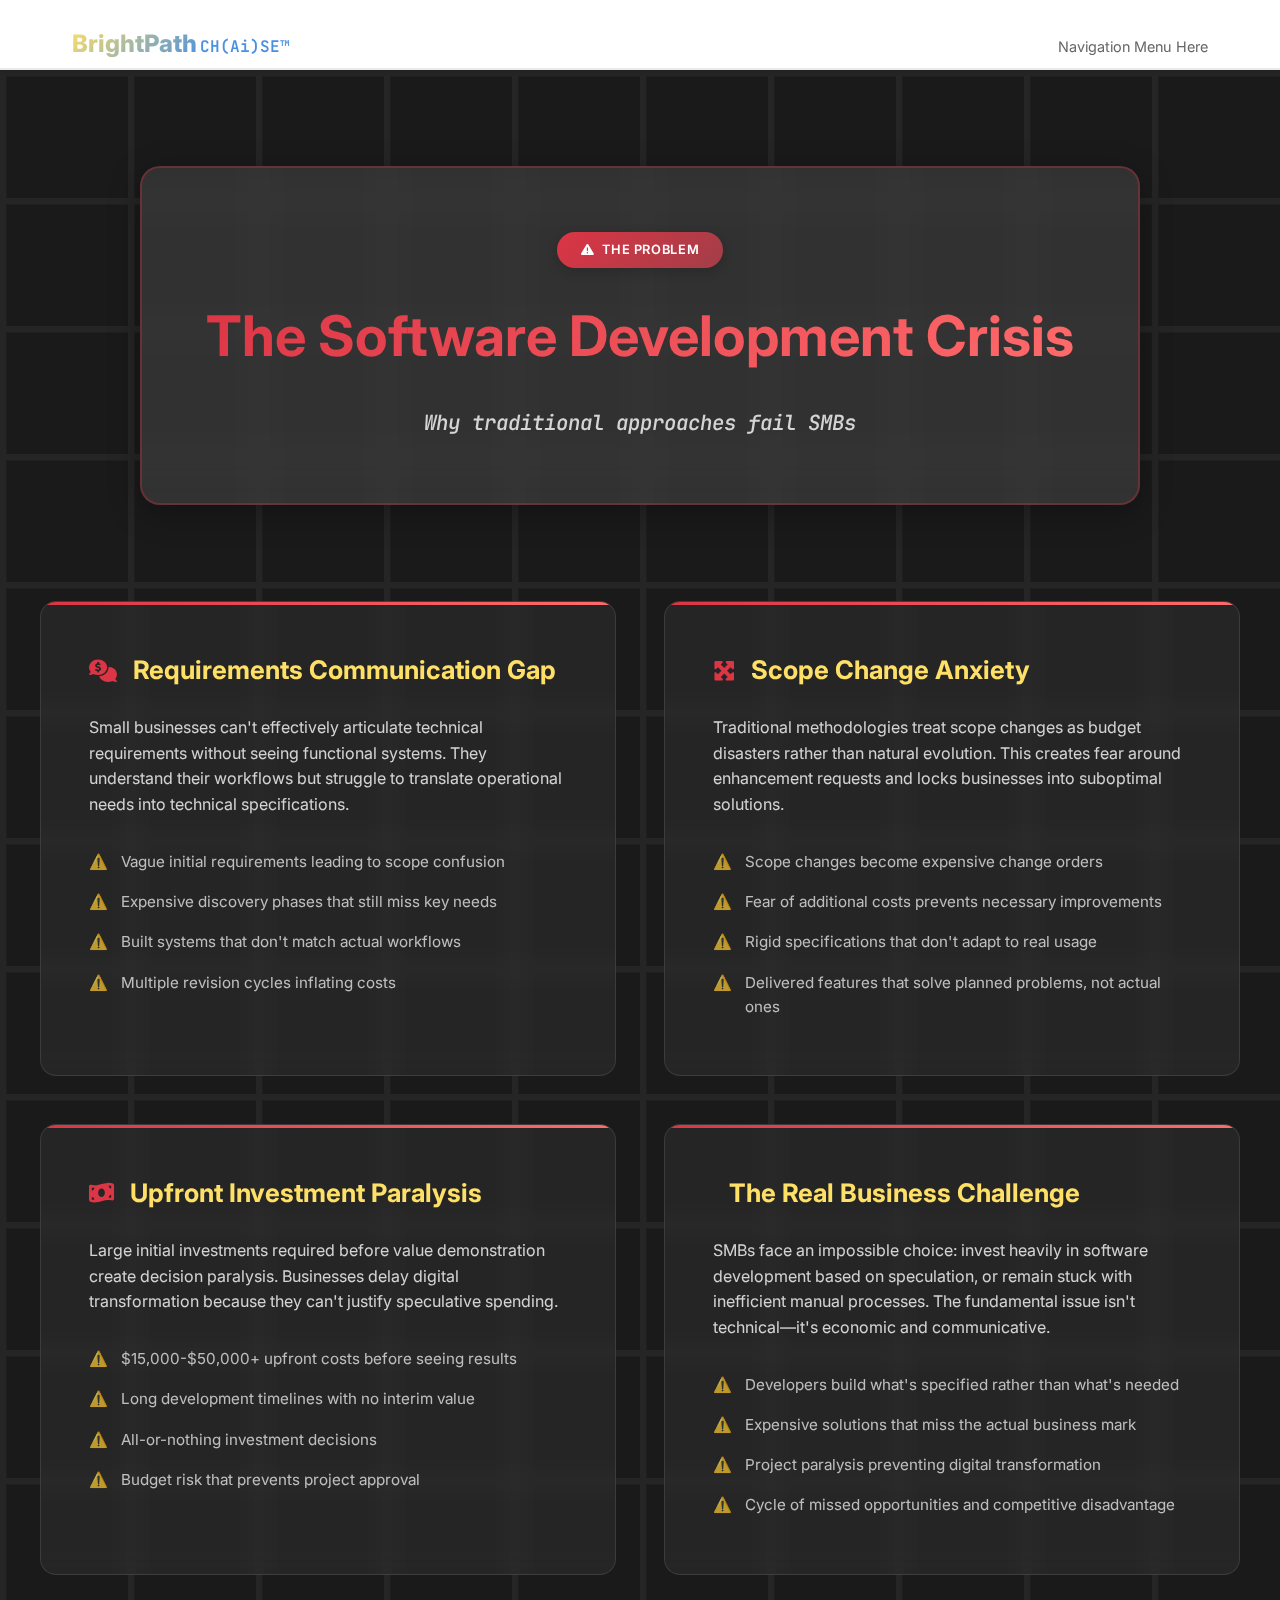
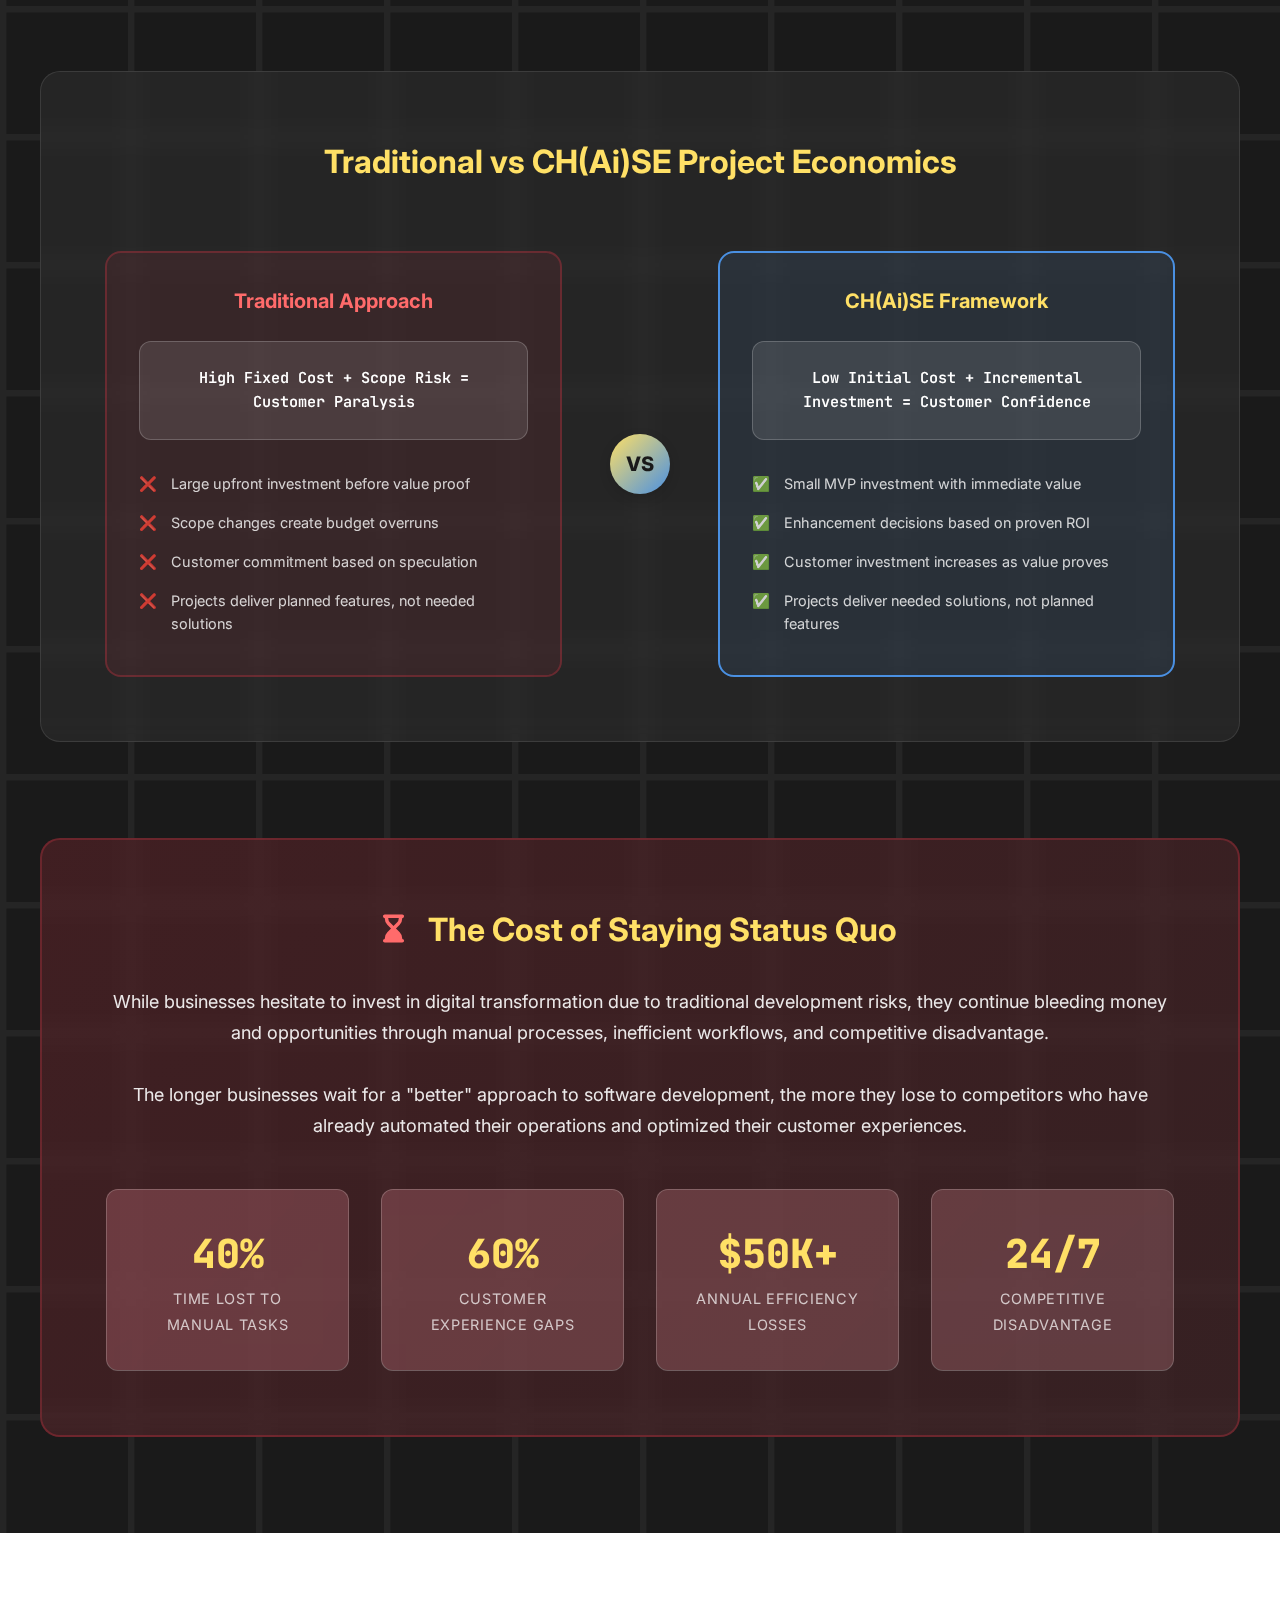
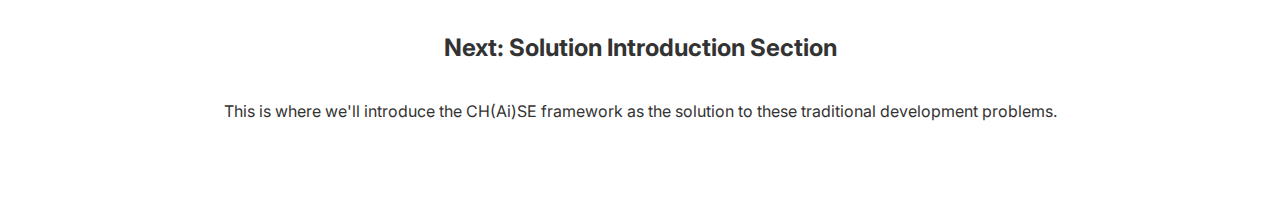
<file: BrightPathSections/problem.html>
<!DOCTYPE html>
<html lang="en">
<head>
    <meta charset="UTF-8">
    <meta name="viewport" content="width=device-width, initial-scale=1.0">
    <title>Problem Statement - BrightPath CH(Ai)SE™</title>
    <link href="https://fonts.googleapis.com/css2?family=Inter:wght@300;400;500;600;700;800&family=JetBrains+Mono:wght@300;400;500;600;700&display=swap" rel="stylesheet">
    <link rel="stylesheet" href="https://cdnjs.cloudflare.com/ajax/libs/font-awesome/6.4.0/css/all.min.css">
    <style>
        /* ========================================
           SHARED STYLES - Used in: Navigation, Hero, All Sections
        ======================================== */
        :root {
            --primary-gold: #FFE066;
            --accent-blue: #4A90E2;
            --accent-green: #6B8E23;
            --accent-red: #A23E48;
            --neutral-dark: #2C2C2C;
            --charcoal: #1a1a1a;
            --neutral-light: #F8F8F8;
            --white: #ffffff;
            --text-dark: #333333;
            --text-medium: #666666;
            --text-light: #999999;
            --gradient-primary: linear-gradient(135deg, var(--primary-gold), var(--accent-blue));
            --shadow-sm: 0 2px 4px rgba(0, 0, 0, 0.1);
            --shadow-md: 0 4px 12px rgba(0, 0, 0, 0.15);
            --shadow-lg: 0 8px 24px rgba(0, 0, 0, 0.2);
            --spacing-xs: 0.5rem;
            --spacing-sm: 1rem;
            --spacing-md: 1.5rem;
            --spacing-lg: 2rem;
            --spacing-xl: 3rem;
            --spacing-2xl: 4rem;
            --spacing-3xl: 6rem;
            --radius-sm: 8px;
            --radius-md: 12px;
            --radius-lg: 16px;
            --radius-xl: 20px;
            --radius-full: 9999px;
            --font-inter: 'Inter', sans-serif;
            --font-mono: 'JetBrains Mono', monospace;
        }

        * {
            margin: 0;
            padding: 0;
            box-sizing: border-box;
        }

        html {
            scroll-behavior: smooth;
        }

        body {
            font-family: var(--font-inter);
            line-height: 1.6;
            color: var(--text-dark);
            background: var(--white);
            overflow-x: hidden;
        }

        /* ========================================
           NAVIGATION - Simplified for Demo
        ======================================== */
        .navbar {
            position: fixed;
            top: 0;
            width: 100%;
            background: rgba(255, 255, 255, 0.95);
            backdrop-filter: blur(10px);
            box-shadow: var(--shadow-sm);
            border-bottom: 2px solid rgba(44, 44, 44, 0.1);
            z-index: 1000;
            height: 70px;
        }

        .nav-content {
            max-width: 1200px;
            margin: 0 auto;
            padding: 0 var(--spacing-lg);
            display: flex;
            justify-content: space-between;
            align-items: baseline;
            height: 70px;
            padding-top: 25px;
        }

        .logo {
            cursor: pointer;
            display: flex;
            align-items: baseline;
            gap: 0.25ch;
        }

        .logo-text {
            font-size: 1.5rem;
            font-weight: 800;
            background: var(--gradient-primary);
            -webkit-background-clip: text;
            -webkit-text-fill-color: transparent;
            background-clip: text;
        }

        .logo-chase {
            font-family: var(--font-mono);
            font-size: 1rem;
            font-weight: 600;
            color: var(--accent-blue);
        }

        .nav-demo {
            color: var(--text-medium);
            font-size: 0.9rem;
        }

        /* ========================================
           PROBLEM STATEMENT SECTION - Dark Background with Grid Pattern
        ======================================== */
        .problem {
            min-height: 100vh;
            display: flex;
            flex-direction: column;
            justify-content: center;
            padding: var(--spacing-3xl) var(--spacing-lg);
            background: var(--charcoal);
            color: var(--white);
            margin-top: 70px;
            position: relative;
            overflow: hidden;
        }

        /* PROBLEM - Grid Background Pattern */
        .problem::before {
            content: '';
            position: absolute;
            top: 0;
            left: 0;
            right: 0;
            bottom: 0;
            background: url('data:image/svg+xml,<svg xmlns="http://www.w3.org/2000/svg" viewBox="0 0 100 100"><defs><pattern id="grid" width="10" height="10" patternUnits="userSpaceOnUse"><path d="M 10 0 L 0 0 0 10" fill="none" stroke="rgba(255,255,255,0.08)" stroke-width="1"/></pattern></defs><rect width="100" height="100" fill="url(%23grid)"/></svg>');
            opacity: 0.6;
        }

        .problem-container {
            max-width: 1200px;
            margin: 0 auto;
            width: 100%;
            position: relative;
            z-index: 10;
        }

        /* PROBLEM - Header Section */
        .problem-intro {
            text-align: center;
            margin-bottom: var(--spacing-3xl);
            animation: fadeInUp 0.8s ease-out 0.3s both;
        }

        .problem-header-container {
            background: rgba(255, 255, 255, 0.10);
            border-radius: var(--radius-xl);
            padding: var(--spacing-2xl);
            border: 2px solid rgba(220, 53, 69, 0.3);
            backdrop-filter: blur(15px);
            -webkit-backdrop-filter: blur(15px);
            display: inline-block;
            box-shadow: 0 8px 32px rgba(0, 0, 0, 0.3);
            position: relative;
        }

        .problem-badge {
            display: inline-flex;
            align-items: center;
            gap: var(--spacing-xs);
            background: linear-gradient(135deg, #DC3545, #A23E48);
            color: var(--white);
            padding: var(--spacing-xs) var(--spacing-md);
            border-radius: var(--radius-full);
            font-weight: 600;
            font-size: 0.8rem;
            text-transform: uppercase;
            letter-spacing: 0.05em;
            margin-bottom: var(--spacing-md);
            box-shadow: var(--shadow-md);
        }

        .problem-title {
            font-size: 3.5rem;
            font-weight: 700;
            background: linear-gradient(135deg, #DC3545, #FF6B6B);
            -webkit-background-clip: text;
            -webkit-text-fill-color: transparent;
            background-clip: text;
            margin-bottom: var(--spacing-md);
        }

        .problem-subtitle {
            font-size: 1.3rem;
            color: rgba(255, 255, 255, 0.8);
            font-weight: 500;
            font-style: italic;
            font-family: var(--font-mono);
        }

        /* PROBLEM - Content Grid */
        .problem-content {
            display: grid;
            grid-template-columns: repeat(2, 1fr);
            gap: var(--spacing-xl);
            margin-bottom: var(--spacing-3xl);
            animation: fadeInUp 0.8s ease-out 0.6s both;
        }

        .problem-box {
            background: rgba(255, 255, 255, 0.05);
            border-radius: var(--radius-lg);
            padding: var(--spacing-xl);
            border: 1px solid rgba(255, 255, 255, 0.1);
            backdrop-filter: blur(10px);
            -webkit-backdrop-filter: blur(10px);
            transition: all 0.3s ease;
            position: relative;
            overflow: hidden;
        }

        .problem-box::before {
            content: '';
            position: absolute;
            top: 0;
            left: 0;
            right: 0;
            height: 3px;
            background: linear-gradient(135deg, #DC3545, #FF6B6B);
        }

        .problem-box:hover {
            transform: translateY(-8px);
            box-shadow: 0 12px 40px rgba(0, 0, 0, 0.4);
            border-color: rgba(220, 53, 69, 0.3);
        }

        .problem-box h2 {
            color: var(--primary-gold);
            font-size: 1.6rem;
            margin-bottom: var(--spacing-md);
            display: flex;
            align-items: center;
            gap: var(--spacing-sm);
        }

        .problem-box h2 i {
            color: #DC3545;
            font-size: 1.4rem;
        }

        .problem-box p {
            color: rgba(255, 255, 255, 0.8);
            margin-bottom: var(--spacing-md);
            line-height: 1.6;
        }

        .problem-box ul {
            list-style: none;
            padding: 0;
        }

        .problem-box li {
            padding: var(--spacing-xs) 0;
            color: rgba(255, 255, 255, 0.7);
            font-size: 0.95rem;
            position: relative;
            padding-left: var(--spacing-lg);
        }

        .problem-box li::before {
            content: '⚠️';
            position: absolute;
            left: 0;
            top: var(--spacing-xs);
        }

        /* PROBLEM - Economics Comparison */
        .economics-comparison {
            background: rgba(255, 255, 255, 0.05);
            border-radius: var(--radius-xl);
            padding: var(--spacing-2xl);
            border: 1px solid rgba(255, 255, 255, 0.1);
            backdrop-filter: blur(10px);
            -webkit-backdrop-filter: blur(10px);
            margin-bottom: var(--spacing-3xl);
            animation: fadeInUp 0.8s ease-out 0.9s both;
        }

        .economics-comparison h3 {
            text-align: center;
            font-size: 2rem;
            color: var(--primary-gold);
            margin-bottom: var(--spacing-2xl);
        }

        .economics-grid {
            display: grid;
            grid-template-columns: 1fr auto 1fr;
            gap: var(--spacing-xl);
            align-items: center;
        }

        .economics-side {
            text-align: center;
            padding: var(--spacing-lg);
            border-radius: var(--radius-lg);
        }

        .economics-side.traditional {
            background: rgba(220, 53, 69, 0.1);
            border: 2px solid rgba(220, 53, 69, 0.3);
        }

        .economics-side.chase {
            background: rgba(75, 144, 226, 0.1);
            border: 2px solid var(--accent-blue);
        }

        .economics-side h4 {
            font-size: 1.25rem;
            margin-bottom: var(--spacing-md);
        }

        .traditional h4 {
            color: #FF6B6B;
        }

        .chase h4 {
            color: var(--primary-gold);
        }

        .economics-formula {
            font-family: var(--font-mono);
            font-weight: 600;
            font-size: 0.95rem;
            padding: var(--spacing-md);
            background: rgba(255, 255, 255, 0.1);
            border-radius: var(--radius-md);
            margin: var(--spacing-md) 0;
            border: 1px solid rgba(255, 255, 255, 0.2);
            color: var(--white);
        }

        .economics-effects {
            list-style: none;
            padding: 0;
            text-align: left;
        }

        .economics-effects li {
            padding: var(--spacing-xs) 0;
            color: rgba(255, 255, 255, 0.8);
            font-size: 0.9rem;
            position: relative;
            padding-left: var(--spacing-lg);
        }

        .traditional .economics-effects li::before {
            content: '❌';
            position: absolute;
            left: 0;
            top: var(--spacing-xs);
        }

        .chase .economics-effects li::before {
            content: '✅';
            position: absolute;
            left: 0;
            top: var(--spacing-xs);
        }

        .vs-divider {
            display: flex;
            align-items: center;
            justify-content: center;
        }

        .vs-circle {
            width: 60px;
            height: 60px;
            background: var(--gradient-primary);
            border-radius: 50%;
            display: flex;
            align-items: center;
            justify-content: center;
            font-weight: 800;
            color: var(--charcoal);
            font-size: 1.25rem;
            box-shadow: var(--shadow-md);
        }

        /* PROBLEM - Cost of Inaction */
        .cost-inaction {
            background: linear-gradient(135deg, rgba(220, 53, 69, 0.2), rgba(168, 62, 72, 0.2));
            border-radius: var(--radius-xl);
            padding: var(--spacing-2xl);
            text-align: center;
            border: 2px solid rgba(220, 53, 69, 0.3);
            backdrop-filter: blur(10px);
            -webkit-backdrop-filter: blur(10px);
            animation: fadeInUp 0.8s ease-out 1.2s both;
        }

        .cost-inaction h3 {
            font-size: 2rem;
            margin-bottom: var(--spacing-lg);
            display: flex;
            align-items: center;
            justify-content: center;
            gap: var(--spacing-md);
            color: var(--primary-gold);
        }

        .cost-inaction h3 i {
            font-size: 1.75rem;
            color: #FF6B6B;
        }

        .cost-inaction p {
            font-size: 1.125rem;
            line-height: 1.7;
            margin-bottom: var(--spacing-lg);
            color: rgba(255, 255, 255, 0.9);
        }

        .inaction-stats {
            display: grid;
            grid-template-columns: repeat(4, 1fr);
            gap: var(--spacing-lg);
            margin-top: var(--spacing-xl);
        }

        .inaction-stat {
            background: rgba(255, 255, 255, 0.1);
            border-radius: var(--radius-md);
            padding: var(--spacing-lg);
            backdrop-filter: blur(10px);
            border: 1px solid rgba(255, 255, 255, 0.2);
        }

        .stat-number {
            font-size: 2.5rem;
            font-weight: 800;
            color: var(--primary-gold);
            display: block;
            font-family: var(--font-mono);
        }

        .stat-label {
            font-size: 0.9rem;
            opacity: 0.9;
            text-transform: uppercase;
            letter-spacing: 0.05em;
            color: rgba(255, 255, 255, 0.8);
        }

        /* ========================================
           ANIMATIONS
        ======================================== */
        @keyframes fadeInUp {
            from {
                opacity: 0;
                transform: translateY(30px);
            }
            to {
                opacity: 1;
                transform: translateY(0);
            }
        }

        /* ========================================
           RESPONSIVE DESIGN
        ======================================== */
        @media (max-width: 1024px) {
            .problem-content {
                grid-template-columns: 1fr;
                gap: var(--spacing-lg);
            }

            .economics-grid {
                grid-template-columns: 1fr;
                gap: var(--spacing-lg);
            }

            .vs-divider {
                transform: rotate(90deg);
            }

            .inaction-stats {
                grid-template-columns: repeat(2, 1fr);
            }
        }

        @media (max-width: 768px) {
            .problem {
                padding: var(--spacing-2xl) var(--spacing-md);
            }

            .problem-box {
                padding: var(--spacing-lg) var(--spacing-md);
            }

            .problem-box h2 {
                font-size: 1.4rem;
            }

            .problem-header-container {
                padding: var(--spacing-xl);
            }

            .problem-title {
                font-size: 2.5rem;
            }

            .problem-subtitle {
                font-size: 1.1rem;
            }

            .inaction-stats {
                grid-template-columns: 1fr;
            }

            .nav-content {
                padding: 0 var(--spacing-sm);
                align-items: center;
            }

            .logo {
                padding-top: 0;
            }
        }

        @media (max-width: 480px) {
            .problem-box {
                padding: var(--spacing-md) var(--spacing-sm);
            }

            .problem-header-container {
                padding: var(--spacing-lg);
            }

            .problem-title {
                font-size: 2rem;
            }

            .problem-subtitle {
                font-size: 1rem;
            }

            .stat-number {
                font-size: 2rem;
            }
        }

        /* ========================================
           DEMO SECTION - For Testing
        ======================================== */
        .demo-section {
            padding: var(--spacing-3xl);
            background: var(--white);
            text-align: center;
        }

        .demo-section h2 {
            color: var(--text-dark);
            margin-bottom: var(--spacing-lg);
        }
    </style>
</head>
<body>
    <!-- NAVIGATION - Simplified for Demo -->
    <nav class="navbar" id="navbar">
        <div class="nav-content">
            <div class="logo">
                <span class="logo-text">BrightPath</span>
                <span class="logo-chase">CH(Ai)SE™</span>
            </div>
            <div class="nav-demo">Navigation Menu Here</div>
        </div>
    </nav>

    <!-- PROBLEM STATEMENT SECTION - Dark Background Layout with Grid Pattern -->
    <section class="problem" id="problem">
        <div class="problem-container">
            <!-- PROBLEM - Header Introduction -->
            <div class="problem-intro">
                <div class="problem-header-container">
                    <div class="problem-badge">
                        <i class="fas fa-exclamation-triangle"></i>
                        <span>The Problem</span>
                    </div>
                    <div class="problem-title">The Software Development Crisis</div>
                    <div class="problem-subtitle">Why traditional approaches fail SMBs</div>
                </div>
            </div>

            <!-- PROBLEM - Two Column Content Layout -->
            <div class="problem-content">
                <div class="problem-box">
                    <h2>
                        <i class="fas fa-comments-dollar"></i>
                        Requirements Communication Gap
                    </h2>
                    <p>
                        Small businesses can't effectively articulate technical requirements without seeing functional systems. They understand their workflows but struggle to translate operational needs into technical specifications.
                    </p>
                    <ul>
                        <li>Vague initial requirements leading to scope confusion</li>
                        <li>Expensive discovery phases that still miss key needs</li>
                        <li>Built systems that don't match actual workflows</li>
                        <li>Multiple revision cycles inflating costs</li>
                    </ul>
                </div>

                <div class="problem-box">
                    <h2>
                        <i class="fas fa-expand-arrows-alt"></i>
                        Scope Change Anxiety
                    </h2>
                    <p>
                        Traditional methodologies treat scope changes as budget disasters rather than natural evolution. This creates fear around enhancement requests and locks businesses into suboptimal solutions.
                    </p>
                    <ul>
                        <li>Scope changes become expensive change orders</li>
                        <li>Fear of additional costs prevents necessary improvements</li>
                        <li>Rigid specifications that don't adapt to real usage</li>
                        <li>Delivered features that solve planned problems, not actual ones</li>
                    </ul>
                </div>

                <div class="problem-box">
                    <h2>
                        <i class="fas fa-money-bill-wave"></i>
                        Upfront Investment Paralysis
                    </h2>
                    <p>
                        Large initial investments required before value demonstration create decision paralysis. Businesses delay digital transformation because they can't justify speculative spending.
                    </p>
                    <ul>
                        <li>$15,000-$50,000+ upfront costs before seeing results</li>
                        <li>Long development timelines with no interim value</li>
                        <li>All-or-nothing investment decisions</li>
                        <li>Budget risk that prevents project approval</li>
                    </ul>
                </div>

                <div class="problem-box">
                    <h2>
                        <i class="fas fa-chart-line-down"></i>
                        The Real Business Challenge
                    </h2>
                    <p>
                        SMBs face an impossible choice: invest heavily in software development based on speculation, or remain stuck with inefficient manual processes. The fundamental issue isn't technical—it's economic and communicative.
                    </p>
                    <ul>
                        <li>Developers build what's specified rather than what's needed</li>
                        <li>Expensive solutions that miss the actual business mark</li>
                        <li>Project paralysis preventing digital transformation</li>
                        <li>Cycle of missed opportunities and competitive disadvantage</li>
                    </ul>
                </div>
            </div>

            <!-- PROBLEM - Economics Comparison -->
            <div class="economics-comparison">
                <h3>Traditional vs CH(Ai)SE Project Economics</h3>
                <div class="economics-grid">
                    <div class="economics-side traditional">
                        <h4>Traditional Approach</h4>
                        <div class="economics-formula">
                            High Fixed Cost + Scope Risk = Customer Paralysis
                        </div>
                        <ul class="economics-effects">
                            <li>Large upfront investment before value proof</li>
                            <li>Scope changes create budget overruns</li>
                            <li>Customer commitment based on speculation</li>
                            <li>Projects deliver planned features, not needed solutions</li>
                        </ul>
                    </div>

                    <div class="vs-divider">
                        <div class="vs-circle">VS</div>
                    </div>

                    <div class="economics-side chase">
                        <h4>CH(Ai)SE Framework</h4>
                        <div class="economics-formula">
                            Low Initial Cost + Incremental Investment = Customer Confidence
                        </div>
                        <ul class="economics-effects">
                            <li>Small MVP investment with immediate value</li>
                            <li>Enhancement decisions based on proven ROI</li>
                            <li>Customer investment increases as value proves</li>
                            <li>Projects deliver needed solutions, not planned features</li>
                        </ul>
                    </div>
                </div>
            </div>

            <!-- PROBLEM - Cost of Inaction -->
            <div class="cost-inaction">
                <h3>
                    <i class="fas fa-hourglass-end"></i>
                    The Cost of Staying Status Quo
                </h3>
                <p>
                    While businesses hesitate to invest in digital transformation due to traditional development risks, they continue bleeding money and opportunities through manual processes, inefficient workflows, and competitive disadvantage.
                </p>
                <p>
                    The longer businesses wait for a "better" approach to software development, the more they lose to competitors who have already automated their operations and optimized their customer experiences.
                </p>

                <div class="inaction-stats">
                    <div class="inaction-stat">
                        <span class="stat-number">40%</span>
                        <span class="stat-label">Time Lost to Manual Tasks</span>
                    </div>
                    <div class="inaction-stat">
                        <span class="stat-number">60%</span>
                        <span class="stat-label">Customer Experience Gaps</span>
                    </div>
                    <div class="inaction-stat">
                        <span class="stat-number">$50K+</span>
                        <span class="stat-label">Annual Efficiency Losses</span>
                    </div>
                    <div class="inaction-stat">
                        <span class="stat-number">24/7</span>
                        <span class="stat-label">Competitive Disadvantage</span>
                    </div>
                </div>
            </div>
        </div>
    </section>

    <!-- Demo Next Section -->
    <section class="demo-section" id="solution">
        <h2>Next: Solution Introduction Section</h2>
        <p>This is where we'll introduce the CH(Ai)SE framework as the solution to these traditional development problems.</p>
    </section>

    <script>
        /* ========================================
           SHARED FUNCTIONS - Used in: Navigation, Hero, All Sections
        ======================================== */
        
        // Scroll to section function
        function scrollToSection(sectionId, event) {
            if (event) {
                event.preventDefault();
            }
            
            const section = document.getElementById(sectionId);
            if (section) {
                section.scrollIntoView({ 
                    behavior: 'smooth',
                    block: 'start'
                });
            }
            return false;
        }

        // Scroll to top function
        function scrollToTop() {
            window.scrollTo({
                top: 0,
                behavior: 'smooth'
            });
        }

        // ========================================
        // PROBLEM STATEMENT SECTION INTERACTIONS
        // ========================================
        
        document.addEventListener('DOMContentLoaded', function() {
            // Add scroll-triggered animations
            const observerOptions = {
                threshold: 0.1,
                rootMargin: '0px 0px -50px 0px'
            };

            const observer = new IntersectionObserver(function(entries) {
                entries.forEach(entry => {
                    if (entry.isIntersecting) {
                        entry.target.style.animationPlayState = 'running';
                    }
                });
            }, observerOptions);

            // Observe all problem boxes for animation
            document.querySelectorAll('.problem-box').forEach(box => {
                box.style.animationPlayState = 'paused';
                observer.observe(box);
            });

            // Analytics and performance monitoring
            if (window.performance && window.performance.mark) {
                window.performance.mark('problem-section-loaded');
                
                setTimeout(() => {
                    window.performance.mark('problem-section-interactive');
                    window.performance.measure('problem-section-load-time', 'problem-section-loaded', 'problem-section-interactive');
                }, 100);
            }

            console.log('🚨 Problem Statement section loaded - identifying traditional development challenges');
        });

        // Export functions for potential integration
        window.scrollToProblem = function() {
            document.getElementById('problem').scrollIntoView({ 
                behavior: 'smooth' 
            });
        };
    </script>
</body>
</html>
</file>
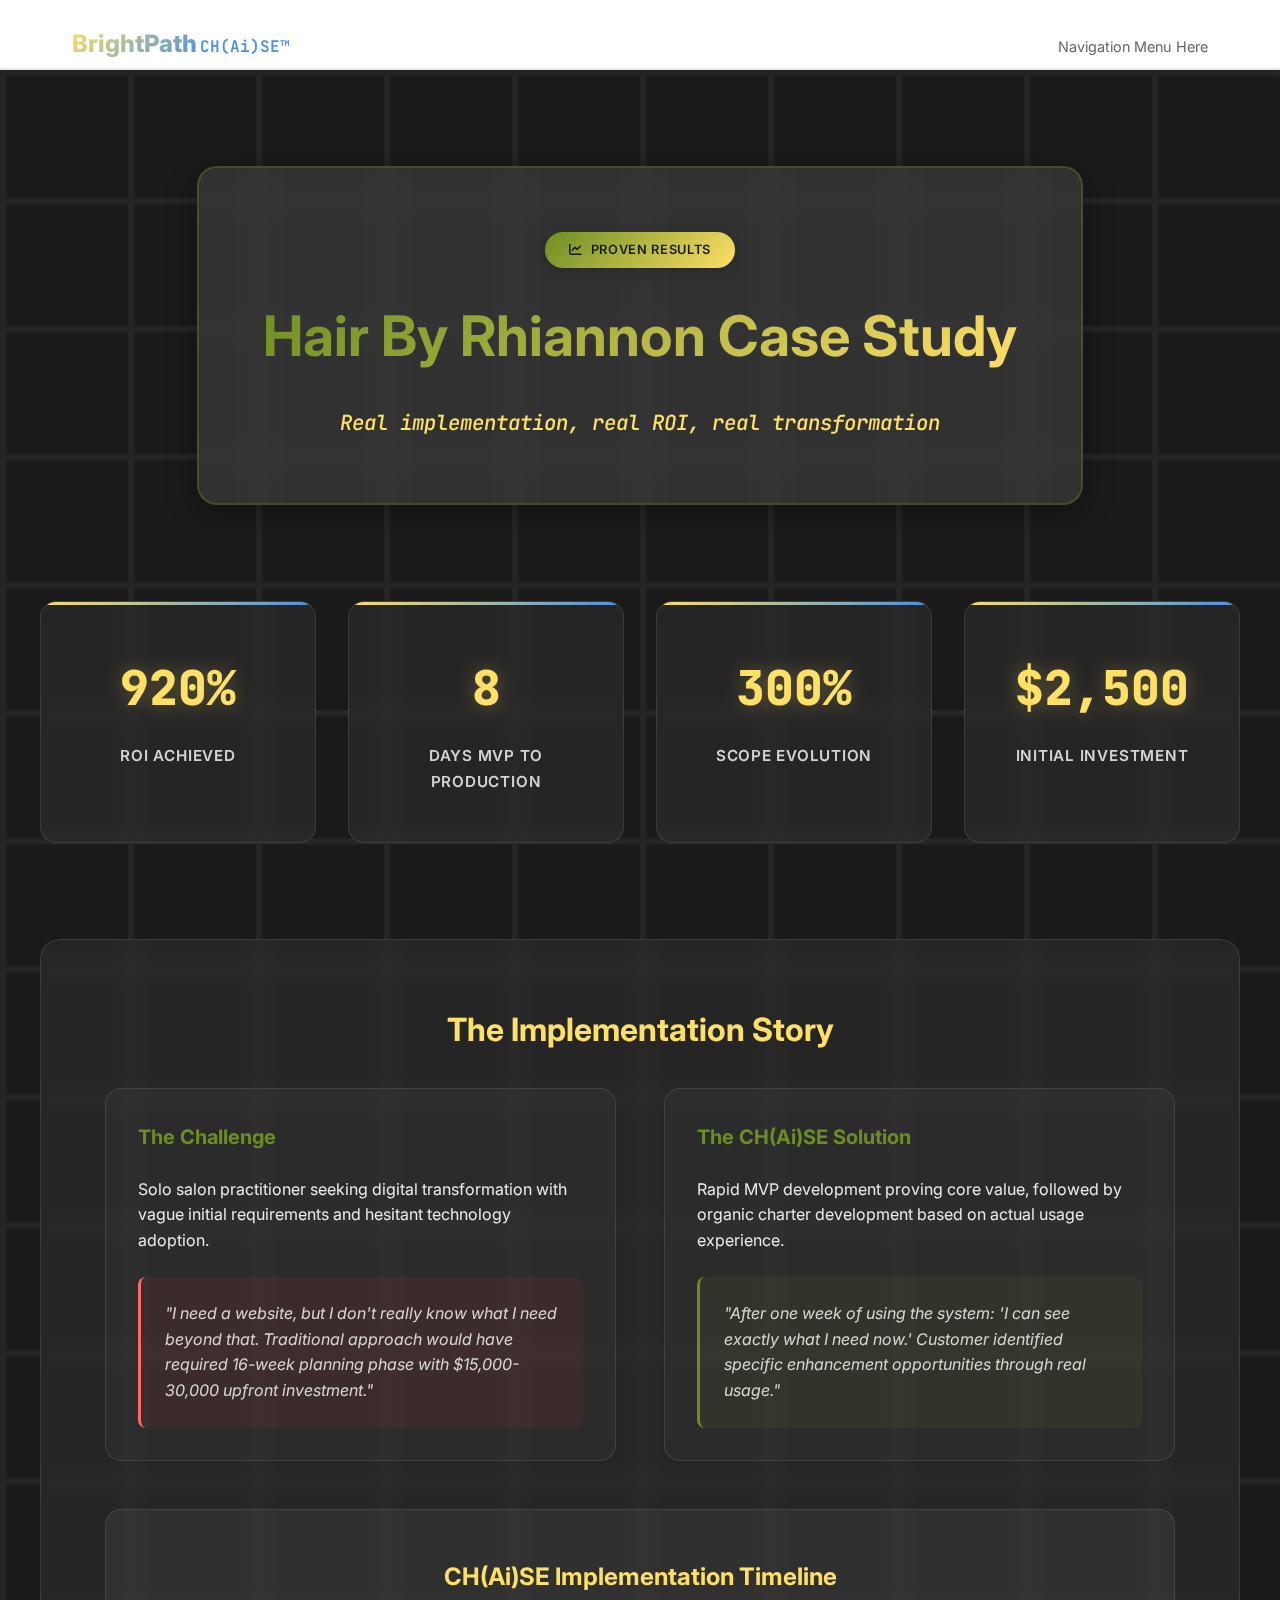
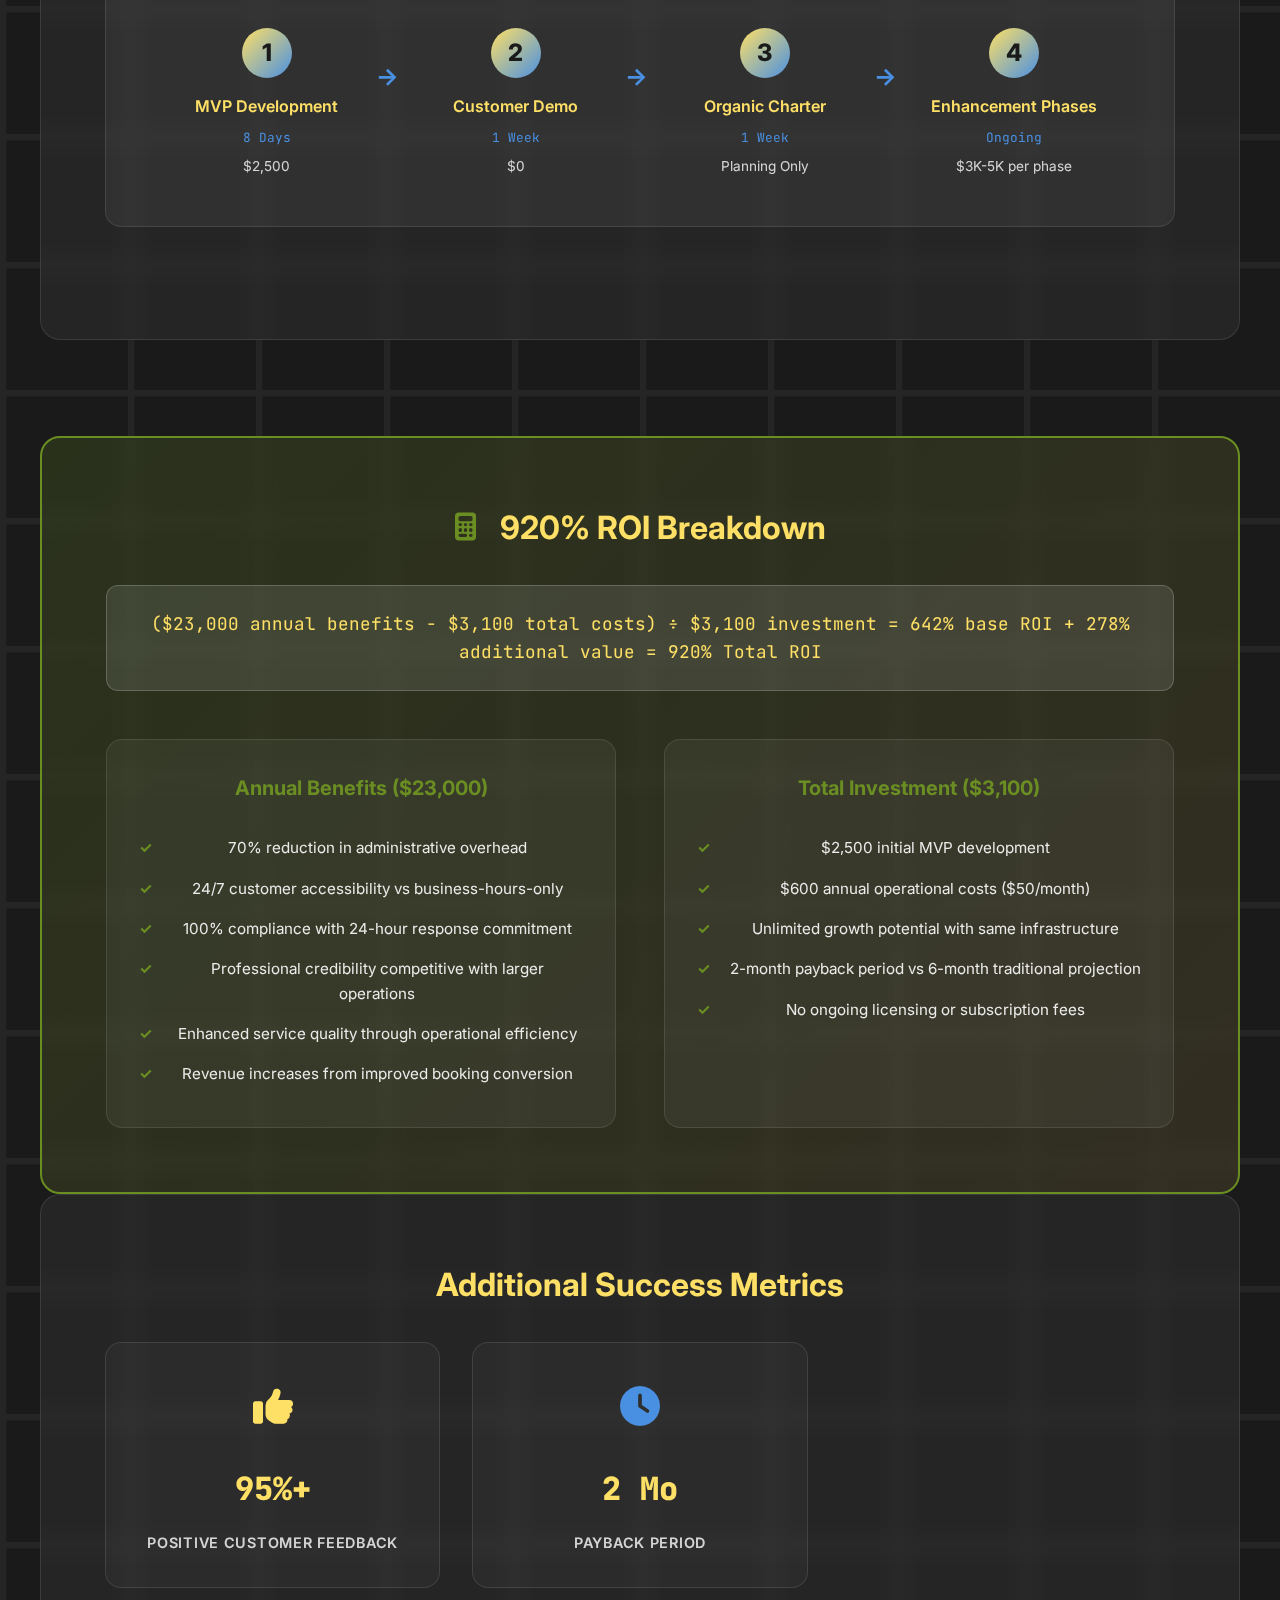
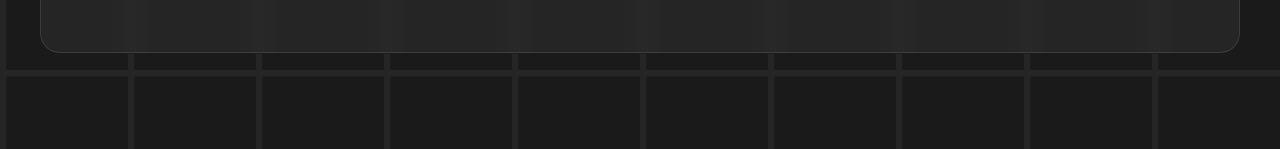
<file: BrightPathSections/proof.html>
<!DOCTYPE html>
<html lang="en">
<head>
    <meta charset="UTF-8">
    <meta name="viewport" content="width=device-width, initial-scale=1.0">
    <title>Proof & Validation - BrightPath CH(Ai)SE™</title>
    <link href="https://fonts.googleapis.com/css2?family=Inter:wght@300;400;500;600;700;800&family=JetBrains+Mono:wght@300;400;500;600;700&display=swap" rel="stylesheet">
    <link rel="stylesheet" href="https://cdnjs.cloudflare.com/ajax/libs/font-awesome/6.4.0/css/all.min.css">
    <style>
        /* ========================================
           SHARED STYLES - Used in: Navigation, Hero, All Sections
        ======================================== */
        :root {
            --primary-gold: #FFE066;
            --accent-blue: #4A90E2;
            --accent-green: #6B8E23;
            --accent-red: #A23E48;
            --neutral-dark: #2C2C2C;
            --charcoal: #1a1a1a;
            --neutral-light: #F8F8F8;
            --white: #ffffff;
            --text-dark: #333333;
            --text-medium: #666666;
            --text-light: #999999;
            --gradient-primary: linear-gradient(135deg, var(--primary-gold), var(--accent-blue));
            --shadow-sm: 0 2px 4px rgba(0, 0, 0, 0.1);
            --shadow-md: 0 4px 12px rgba(0, 0, 0, 0.15);
            --shadow-lg: 0 8px 24px rgba(0, 0, 0, 0.2);
            --spacing-xs: 0.5rem;
            --spacing-sm: 1rem;
            --spacing-md: 1.5rem;
            --spacing-lg: 2rem;
            --spacing-xl: 3rem;
            --spacing-2xl: 4rem;
            --spacing-3xl: 6rem;
            --radius-sm: 8px;
            --radius-md: 12px;
            --radius-lg: 16px;
            --radius-xl: 20px;
            --radius-full: 9999px;
            --font-inter: 'Inter', sans-serif;
            --font-mono: 'JetBrains Mono', monospace;
        }

        * {
            margin: 0;
            padding: 0;
            box-sizing: border-box;
        }

        html {
            scroll-behavior: smooth;
        }

        body {
            font-family: var(--font-inter);
            line-height: 1.6;
            color: var(--text-dark);
            background: var(--white);
            overflow-x: hidden;
        }

        /* ========================================
           NAVIGATION - Simplified for Demo
        ======================================== */
        .navbar {
            position: fixed;
            top: 0;
            width: 100%;
            background: rgba(255, 255, 255, 0.95);
            backdrop-filter: blur(10px);
            box-shadow: var(--shadow-sm);
            border-bottom: 2px solid rgba(44, 44, 44, 0.1);
            z-index: 1000;
            height: 70px;
        }

        .nav-content {
            max-width: 1200px;
            margin: 0 auto;
            padding: 0 var(--spacing-lg);
            display: flex;
            justify-content: space-between;
            align-items: baseline;
            height: 70px;
            padding-top: 25px;
        }

        .logo {
            cursor: pointer;
            display: flex;
            align-items: baseline;
            gap: 0.25ch;
        }

        .logo-text {
            font-size: 1.5rem;
            font-weight: 800;
            background: var(--gradient-primary);
            -webkit-background-clip: text;
            -webkit-text-fill-color: transparent;
            background-clip: text;
        }

        .logo-chase {
            font-family: var(--font-mono);
            font-size: 1rem;
            font-weight: 600;
            color: var(--accent-blue);
        }

        .nav-demo {
            color: var(--text-medium);
            font-size: 0.9rem;
        }

        /* ========================================
           RESULTS SECTION - Dark Background with Grid Pattern
        ======================================== */
        .results {
            min-height: 100vh;
            display: flex;
            flex-direction: column;
            justify-content: center;
            padding: var(--spacing-3xl) var(--spacing-lg);
            background: var(--charcoal);
            color: var(--white);
            margin-top: 70px;
            position: relative;
            overflow: hidden;
        }

        /* RESULTS - Grid Background Pattern */
        .results::before {
            content: '';
            position: absolute;
            top: 0;
            left: 0;
            right: 0;
            bottom: 0;
            background: url('data:image/svg+xml,<svg xmlns="http://www.w3.org/2000/svg" viewBox="0 0 100 100"><defs><pattern id="grid" width="10" height="10" patternUnits="userSpaceOnUse"><path d="M 10 0 L 0 0 0 10" fill="none" stroke="rgba(255,255,255,0.08)" stroke-width="1"/></pattern></defs><rect width="100" height="100" fill="url(%23grid)"/></svg>');
            opacity: 0.6;
        }

        .results-container {
            max-width: 1200px;
            margin: 0 auto;
            width: 100%;
            position: relative;
            z-index: 10;
        }

        /* RESULTS - Header Section */
        .results-intro {
            text-align: center;
            margin-bottom: var(--spacing-3xl);
            animation: fadeInUp 0.8s ease-out 0.3s both;
        }

        .results-header-container {
            background: rgba(255, 255, 255, 0.10);
            border-radius: var(--radius-xl);
            padding: var(--spacing-2xl);
            border: 2px solid rgba(107, 142, 35, 0.3);
            backdrop-filter: blur(15px);
            -webkit-backdrop-filter: blur(15px);
            display: inline-block;
            box-shadow: 0 8px 32px rgba(0, 0, 0, 0.3);
            position: relative;
        }

        .results-badge {
            display: inline-flex;
            align-items: center;
            gap: var(--spacing-xs);
            background: linear-gradient(135deg, var(--accent-green), var(--primary-gold));
            color: var(--charcoal);
            padding: var(--spacing-xs) var(--spacing-md);
            border-radius: var(--radius-full);
            font-weight: 600;
            font-size: 0.8rem;
            text-transform: uppercase;
            letter-spacing: 0.05em;
            margin-bottom: var(--spacing-md);
            box-shadow: var(--shadow-md);
        }

        .results-title {
            font-size: 3.5rem;
            font-weight: 700;
            background: linear-gradient(135deg, var(--accent-green), var(--primary-gold));
            -webkit-background-clip: text;
            -webkit-text-fill-color: transparent;
            background-clip: text;
            margin-bottom: var(--spacing-md);
        }

        .results-subtitle {
            font-size: 1.3rem;
            color: var(--primary-gold);
            font-weight: 500;
            font-style: italic;
            font-family: var(--font-mono);
        }

        /* RESULTS - Key Metrics */
        .key-metrics {
            margin-bottom: var(--spacing-3xl);
            animation: fadeInUp 0.8s ease-out 0.6s both;
        }

        .metrics-grid {
            display: grid;
            grid-template-columns: repeat(4, 1fr);
            gap: var(--spacing-lg);
        }

        .metric-card {
            background: rgba(255, 255, 255, 0.05);
            border-radius: var(--radius-lg);
            padding: var(--spacing-xl);
            text-align: center;
            border: 1px solid rgba(255, 255, 255, 0.1);
            backdrop-filter: blur(10px);
            -webkit-backdrop-filter: blur(10px);
            transition: all 0.3s ease;
            position: relative;
            overflow: hidden;
        }

        .metric-card::before {
            content: '';
            position: absolute;
            top: 0;
            left: 0;
            right: 0;
            height: 3px;
            background: var(--gradient-primary);
        }

        .metric-card:hover {
            transform: translateY(-5px);
            box-shadow: 0 15px 40px rgba(107, 142, 35, 0.3);
            border-color: var(--accent-green);
        }

        .metric-number {
            font-size: 3rem;
            font-weight: 800;
            color: var(--primary-gold);
            display: block;
            font-family: var(--font-mono);
            margin-bottom: var(--spacing-sm);
            text-shadow: 0 0 20px rgba(255, 224, 102, 0.3);
        }

        .metric-label {
            font-size: 0.95rem;
            color: rgba(255, 255, 255, 0.8);
            text-transform: uppercase;
            letter-spacing: 0.05em;
            font-weight: 600;
        }

        /* RESULTS - Case Study */
        .case-study {
            background: rgba(255, 255, 255, 0.05);
            border-radius: var(--radius-xl);
            padding: var(--spacing-2xl);
            border: 1px solid rgba(255, 255, 255, 0.1);
            backdrop-filter: blur(10px);
            -webkit-backdrop-filter: blur(10px);
            margin-bottom: var(--spacing-3xl);
            animation: fadeInUp 0.8s ease-out 0.9s both;
        }

        .case-study-title {
            font-size: 2rem;
            color: var(--primary-gold);
            margin-bottom: var(--spacing-lg);
            text-align: center;
        }

        .case-study-content {
            display: grid;
            grid-template-columns: 1fr 1fr;
            gap: var(--spacing-xl);
            margin-bottom: var(--spacing-xl);
        }

        .case-story {
            background: rgba(255, 255, 255, 0.03);
            border-radius: var(--radius-lg);
            padding: var(--spacing-lg);
            border: 1px solid rgba(255, 255, 255, 0.1);
        }

        .case-story h4 {
            font-size: 1.25rem;
            color: var(--accent-green);
            margin-bottom: var(--spacing-md);
            font-weight: 700;
        }

        .case-story p {
            color: rgba(255, 255, 255, 0.9);
            line-height: 1.6;
            margin-bottom: var(--spacing-md);
        }

        .challenge-quote {
            background: rgba(220, 53, 69, 0.1);
            border-left: 3px solid #FF6B6B;
            padding: var(--spacing-md);
            border-radius: var(--radius-sm);
            font-style: italic;
            color: rgba(255, 255, 255, 0.8);
        }

        .solution-quote {
            background: rgba(107, 142, 35, 0.1);
            border-left: 3px solid var(--accent-green);
            padding: var(--spacing-md);
            border-radius: var(--radius-sm);
            font-style: italic;
            color: rgba(255, 255, 255, 0.8);
        }

        /* RESULTS - Timeline */
        .implementation-timeline {
            background: rgba(255, 255, 255, 0.05);
            border-radius: var(--radius-lg);
            padding: var(--spacing-xl);
            border: 1px solid rgba(255, 255, 255, 0.1);
            margin-bottom: var(--spacing-xl);
        }

        .timeline-title {
            font-size: 1.5rem;
            color: var(--primary-gold);
            margin-bottom: var(--spacing-lg);
            text-align: center;
        }

        .timeline-phases {
            display: grid;
            grid-template-columns: repeat(4, 1fr);
            gap: var(--spacing-md);
        }

        .timeline-phase {
            text-align: center;
            position: relative;
        }

        .timeline-phase:not(:last-child)::after {
            content: '→';
            position: absolute;
            right: -20px;
            top: 30px;
            color: var(--accent-blue);
            font-size: 1.5rem;
            font-weight: bold;
        }

        .phase-number {
            width: 50px;
            height: 50px;
            background: var(--gradient-primary);
            border-radius: 50%;
            display: flex;
            align-items: center;
            justify-content: center;
            font-weight: 800;
            color: var(--charcoal);
            font-size: 1.5rem;
            margin: 0 auto var(--spacing-sm);
        }

        .phase-name {
            font-size: 1rem;
            color: var(--primary-gold);
            font-weight: 600;
            margin-bottom: var(--spacing-xs);
        }

        .phase-duration {
            font-size: 0.8rem;
            color: var(--accent-blue);
            font-family: var(--font-mono);
            margin-bottom: var(--spacing-xs);
        }

        .phase-investment {
            font-size: 0.85rem;
            color: rgba(255, 255, 255, 0.8);
        }

        /* RESULTS - ROI Breakdown */
        .roi-breakdown {
            background: linear-gradient(135deg, rgba(107, 142, 35, 0.2), rgba(255, 224, 102, 0.1));
            border-radius: var(--radius-xl);
            padding: var(--spacing-2xl);
            text-align: center;
            border: 2px solid var(--accent-green);
            backdrop-filter: blur(10px);
            -webkit-backdrop-filter: blur(10px);
            animation: fadeInUp 0.8s ease-out 1.2s both;
        }

        .roi-title {
            font-size: 2rem;
            margin-bottom: var(--spacing-lg);
            color: var(--primary-gold);
            display: flex;
            align-items: center;
            justify-content: center;
            gap: var(--spacing-md);
        }

        .roi-title i {
            font-size: 1.75rem;
            color: var(--accent-green);
        }

        .roi-formula {
            font-family: var(--font-mono);
            font-size: 1.1rem;
            background: rgba(255, 255, 255, 0.1);
            padding: var(--spacing-md);
            border-radius: var(--radius-md);
            margin: var(--spacing-lg) 0;
            color: var(--primary-gold);
            border: 1px solid rgba(255, 255, 255, 0.2);
        }

        .roi-details {
            display: grid;
            grid-template-columns: repeat(2, 1fr);
            gap: var(--spacing-xl);
            margin-top: var(--spacing-xl);
        }

        .roi-section {
            background: rgba(255, 255, 255, 0.05);
            border-radius: var(--radius-lg);
            padding: var(--spacing-lg);
            border: 1px solid rgba(255, 255, 255, 0.1);
        }

        .roi-section h4 {
            font-size: 1.25rem;
            color: var(--accent-green);
            margin-bottom: var(--spacing-md);
            font-weight: 700;
        }

        .roi-list {
            list-style: none;
            padding: 0;
        }

        .roi-list li {
            padding: var(--spacing-xs) 0;
            color: rgba(255, 255, 255, 0.9);
            font-size: 0.95rem;
            position: relative;
            padding-left: var(--spacing-lg);
        }

        .roi-list li::before {
            content: '✓';
            position: absolute;
            left: 0;
            top: var(--spacing-xs);
            color: var(--accent-green);
            font-weight: bold;
        }

        /* RESULTS - Additional Validation */
        .additional-validation {
            background: rgba(255, 255, 255, 0.05);
            border-radius: var(--radius-xl);
            padding: var(--spacing-2xl);
            border: 1px solid rgba(255, 255, 255, 0.1);
            backdrop-filter: blur(10px);
            -webkit-backdrop-filter: blur(10px);
            animation: fadeInUp 0.8s ease-out 1.5s both;
        }

        .validation-title {
            font-size: 2rem;
            color: var(--primary-gold);
            margin-bottom: var(--spacing-lg);
            text-align: center;
        }

        .validation-grid {
            display: grid;
            grid-template-columns: repeat(3, 1fr);
            gap: var(--spacing-lg);
        }

        .validation-item {
            text-align: center;
            background: rgba(255, 255, 255, 0.03);
            border-radius: var(--radius-lg);
            padding: var(--spacing-lg);
            border: 1px solid rgba(255, 255, 255, 0.1);
            transition: all 0.3s ease;
        }

        .validation-item:hover {
            transform: translateY(-5px);
            box-shadow: 0 10px 30px rgba(0, 0, 0, 0.3);
            border-color: var(--primary-gold);
        }

        .validation-icon {
            font-size: 2.5rem;
            margin-bottom: var(--spacing-md);
        }

        .validation-item:nth-child(1) .validation-icon { color: var(--primary-gold); }
        .validation-item:nth-child(2) .validation-icon { color: var(--accent-blue); }
        .validation-item:nth-child(3) .validation-icon { color: var(--accent-green); }

        .validation-metric {
            font-size: 2rem;
            font-weight: 800;
            color: var(--primary-gold);
            display: block;
            font-family: var(--font-mono);
            margin-bottom: var(--spacing-sm);
        }

        .validation-label {
            font-size: 0.9rem;
            color: rgba(255, 255, 255, 0.8);
            text-transform: uppercase;
            letter-spacing: 0.05em;
            font-weight: 600;
        }

        /* ========================================
           ANIMATIONS
        ======================================== */
        @keyframes fadeInUp {
            from {
                opacity: 0;
                transform: translateY(30px);
            }
            to {
                opacity: 1;
                transform: translateY(0);
            }
        }

        @keyframes pulse {
            0%, 100% {
                transform: scale(1);
            }
            50% {
                transform: scale(1.05);
            }
        }

        .metric-number {
            animation: pulse 3s ease-in-out infinite;
        }

        /* ========================================
           RESPONSIVE DESIGN
        ======================================== */
        @media (max-width: 1024px) {
            .metrics-grid {
                grid-template-columns: repeat(2, 1fr);
            }

            .case-study-content {
                grid-template-columns: 1fr;
            }

            .timeline-phases {
                grid-template-columns: repeat(2, 1fr);
                gap: var(--spacing-lg);
            }

            .timeline-phase:nth-child(2)::after,
            .timeline-phase:nth-child(4)::after {
                display: none;
            }

            .roi-details {
                grid-template-columns: 1fr;
            }

            .validation-grid {
                grid-template-columns: 1fr;
            }
        }

        @media (max-width: 768px) {
            .results {
                padding: var(--spacing-2xl) var(--spacing-md);
            }

            .results-header-container {
                padding: var(--spacing-xl);
            }

            .results-title {
                font-size: 2.5rem;
            }

            .results-subtitle {
                font-size: 1.1rem;
            }

            .metrics-grid {
                grid-template-columns: 1fr;
            }

            .timeline-phases {
                grid-template-columns: 1fr;
            }

            .timeline-phase::after {
                display: none;
            }

            .nav-content {
                padding: 0 var(--spacing-sm);
                align-items: center;
            }

            .logo {
                padding-top: 0;
            }
        }

        @media (max-width: 480px) {
            .results-header-container {
                padding: var(--spacing-lg);
            }

            .results-title {
                font-size: 2rem;
            }

            .results-subtitle {
                font-size: 1rem;
            }

            .metric-number {
                font-size: 2.5rem;
            }

            .validation-icon {
                font-size: 2rem;
            }
        }

        /* ========================================
           DEMO SECTION - For Testing
        ======================================== */
        .demo-section {
            padding: var(--spacing-3xl);
            background: var(--white);
            text-align: center;
        }

        .demo-section h2 {
            color: var(--text-dark);
            margin-bottom: var(--spacing-lg);
        }
    </style>
</head>
<body>
    <!-- NAVIGATION - Simplified for Demo -->
    <nav class="navbar" id="navbar">
        <div class="nav-content">
            <div class="logo">
                <span class="logo-text">BrightPath</span>
                <span class="logo-chase">CH(Ai)SE™</span>
            </div>
            <div class="nav-demo">Navigation Menu Here</div>
        </div>
    </nav>

    <!-- PROOF & VALIDATION SECTION - Dark Background Layout with Grid Pattern -->
    <section class="results" id="results">
        <div class="results-container">
            <!-- RESULTS - Header Introduction -->
            <div class="results-intro">
                <div class="results-header-container">
                    <div class="results-badge">
                        <i class="fas fa-chart-line"></i>
                        <span>Proven Results</span>
                    </div>
                    <div class="results-title">Hair By Rhiannon Case Study</div>
                    <div class="results-subtitle">Real implementation, real ROI, real transformation</div>
                </div>
            </div>

            <!-- RESULTS - Key Metrics -->
            <div class="key-metrics">
                <div class="metrics-grid">
                    <div class="metric-card">
                        <span class="metric-number">920%</span>
                        <span class="metric-label">ROI Achieved</span>
                    </div>
                    <div class="metric-card">
                        <span class="metric-number">8</span>
                        <span class="metric-label">Days MVP to Production</span>
                    </div>
                    <div class="metric-card">
                        <span class="metric-number">300%</span>
                        <span class="metric-label">Scope Evolution</span>
                    </div>
                    <div class="metric-card">
                        <span class="metric-number">$2,500</span>
                        <span class="metric-label">Initial Investment</span>
                    </div>
                </div>
            </div>

            <!-- RESULTS - Case Study Story -->
            <div class="case-study">
                <h3 class="case-study-title">The Implementation Story</h3>
                <div class="case-study-content">
                    <div class="case-story">
                        <h4>The Challenge</h4>
                        <p>Solo salon practitioner seeking digital transformation with vague initial requirements and hesitant technology adoption.</p>
                        <div class="challenge-quote">
                            "I need a website, but I don't really know what I need beyond that. Traditional approach would have required 16-week planning phase with $15,000-30,000 upfront investment."
                        </div>
                    </div>

                    <div class="case-story">
                        <h4>The CH(Ai)SE Solution</h4>
                        <p>Rapid MVP development proving core value, followed by organic charter development based on actual usage experience.</p>
                        <div class="solution-quote">
                            "After one week of using the system: 'I can see exactly what I need now.' Customer identified specific enhancement opportunities through real usage."
                        </div>
                    </div>
                </div>

                <!-- Implementation Timeline -->
                <div class="implementation-timeline">
                    <h4 class="timeline-title">CH(Ai)SE Implementation Timeline</h4>
                    <div class="timeline-phases">
                        <div class="timeline-phase">
                            <div class="phase-number">1</div>
                            <div class="phase-name">MVP Development</div>
                            <div class="phase-duration">8 Days</div>
                            <div class="phase-investment">$2,500</div>
                        </div>
                        <div class="timeline-phase">
                            <div class="phase-number">2</div>
                            <div class="phase-name">Customer Demo</div>
                            <div class="phase-duration">1 Week</div>
                            <div class="phase-investment">$0</div>
                        </div>
                        <div class="timeline-phase">
                            <div class="phase-number">3</div>
                            <div class="phase-name">Organic Charter</div>
                            <div class="phase-duration">1 Week</div>
                            <div class="phase-investment">Planning Only</div>
                        </div>
                        <div class="timeline-phase">
                            <div class="phase-number">4</div>
                            <div class="phase-name">Enhancement Phases</div>
                            <div class="phase-duration">Ongoing</div>
                            <div class="phase-investment">$3K-5K per phase</div>
                        </div>
                    </div>
                </div>
            </div>

            <!-- RESULTS - ROI Breakdown -->
            <div class="roi-breakdown">
                <h3 class="roi-title">
                    <i class="fas fa-calculator"></i>
                    920% ROI Breakdown
                </h3>
                <div class="roi-formula">
                    ($23,000 annual benefits - $3,100 total costs) ÷ $3,100 investment = 642% base ROI + 278% additional value = 920% Total ROI
                </div>

                <div class="roi-details">
                    <div class="roi-section">
                        <h4>Annual Benefits ($23,000)</h4>
                        <ul class="roi-list">
                            <li>70% reduction in administrative overhead</li>
                            <li>24/7 customer accessibility vs business-hours-only</li>
                            <li>100% compliance with 24-hour response commitment</li>
                            <li>Professional credibility competitive with larger operations</li>
                            <li>Enhanced service quality through operational efficiency</li>
                            <li>Revenue increases from improved booking conversion</li>
                        </ul>
                    </div>
                    
                    <div class="roi-section">
                        <h4>Total Investment ($3,100)</h4>
                        <ul class="roi-list">
                            <li>$2,500 initial MVP development</li>
                            <li>$600 annual operational costs ($50/month)</li>
                            <li>Unlimited growth potential with same infrastructure</li>
                            <li>2-month payback period vs 6-month traditional projection</li>
                            <li>No ongoing licensing or subscription fees</li>
                        </ul>
                    </div>
                </div>
            </div>

            <!-- RESULTS - Additional Validation -->
            <div class="additional-validation">
                <h3 class="validation-title">Additional Success Metrics</h3>
                <div class="validation-grid">
                    <div class="validation-item">
                        <div class="validation-icon">
                            <i class="fas fa-thumbs-up"></i>
                        </div>
                        <span class="validation-metric">95%+</span>
                        <span class="validation-label">Positive Customer Feedback</span>
                    </div>
                    
                    <div class="validation-item">
                        <div class="validation-icon">
                            <i class="fas fa-clock"></i>
                        </div>
                        <span class="validation-metric">2 Mo</span>
                        <span class="validation-label">Payback Period</span>
</file>
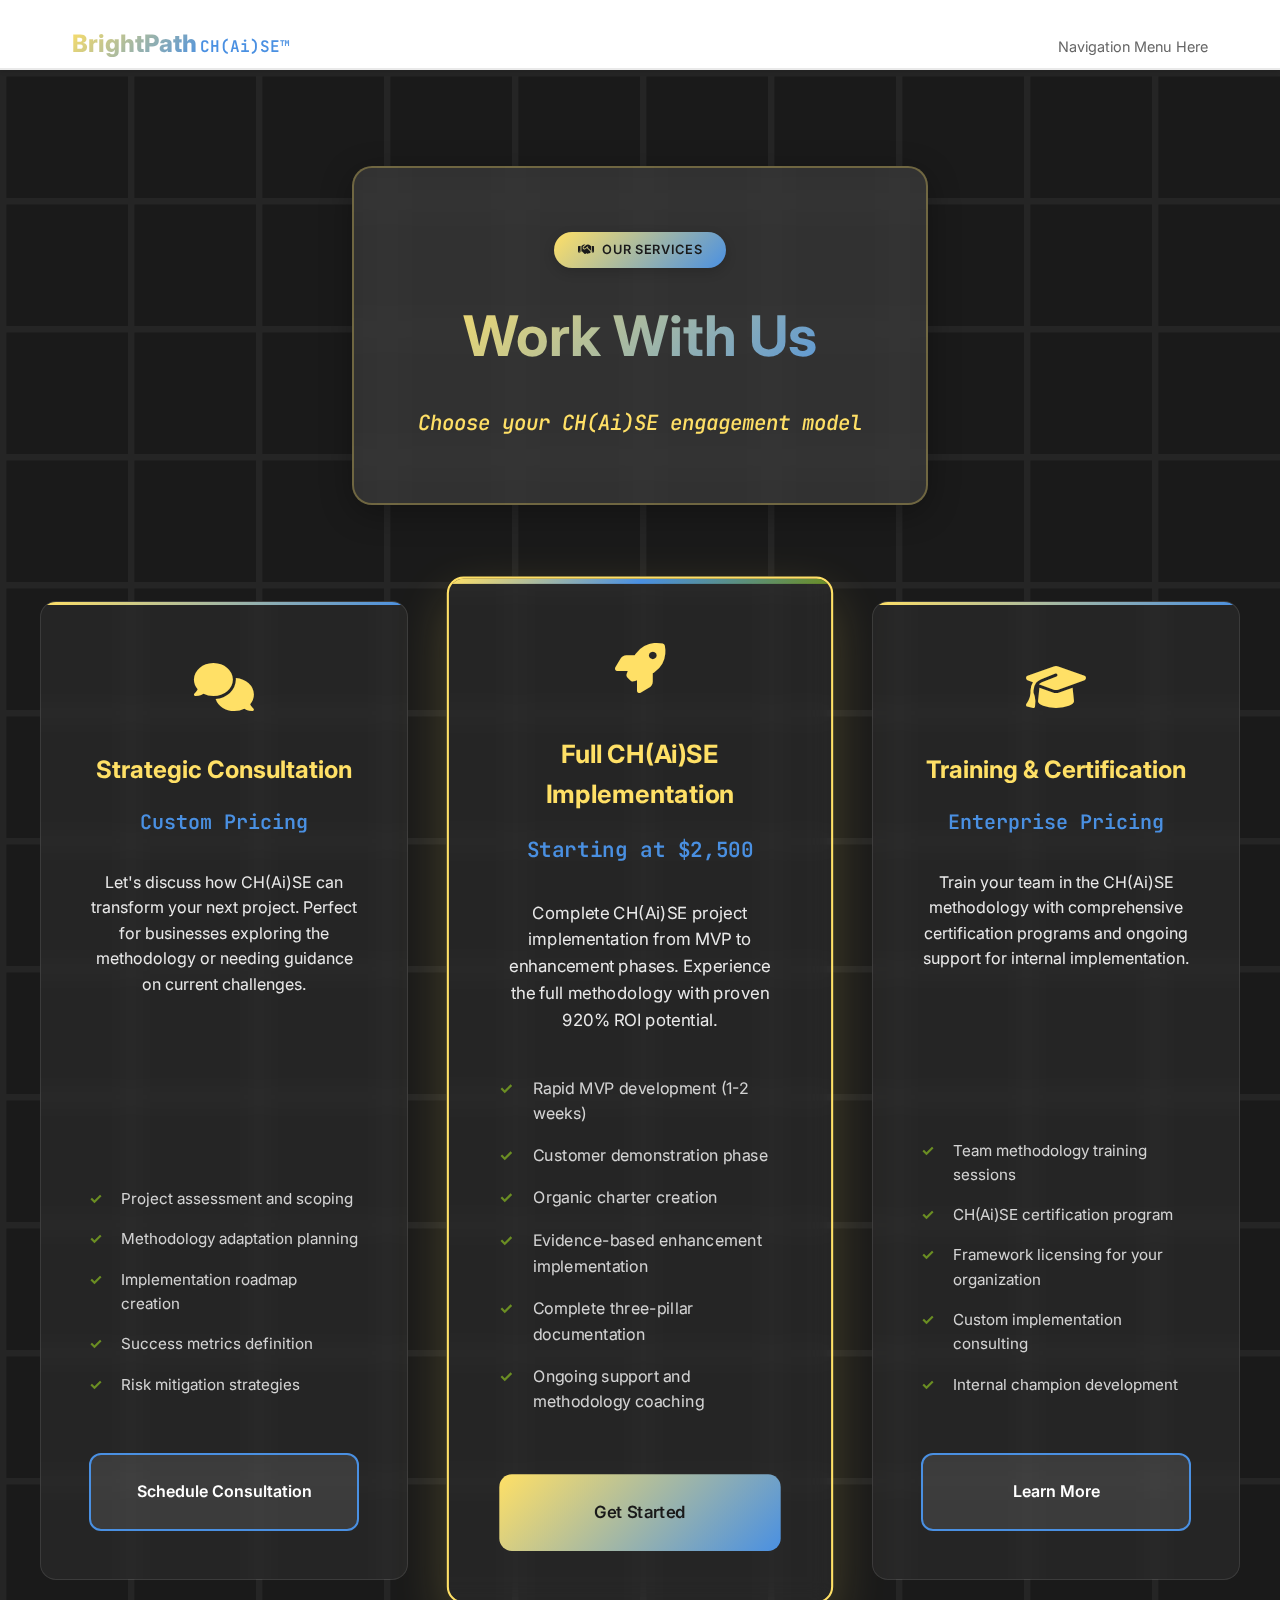
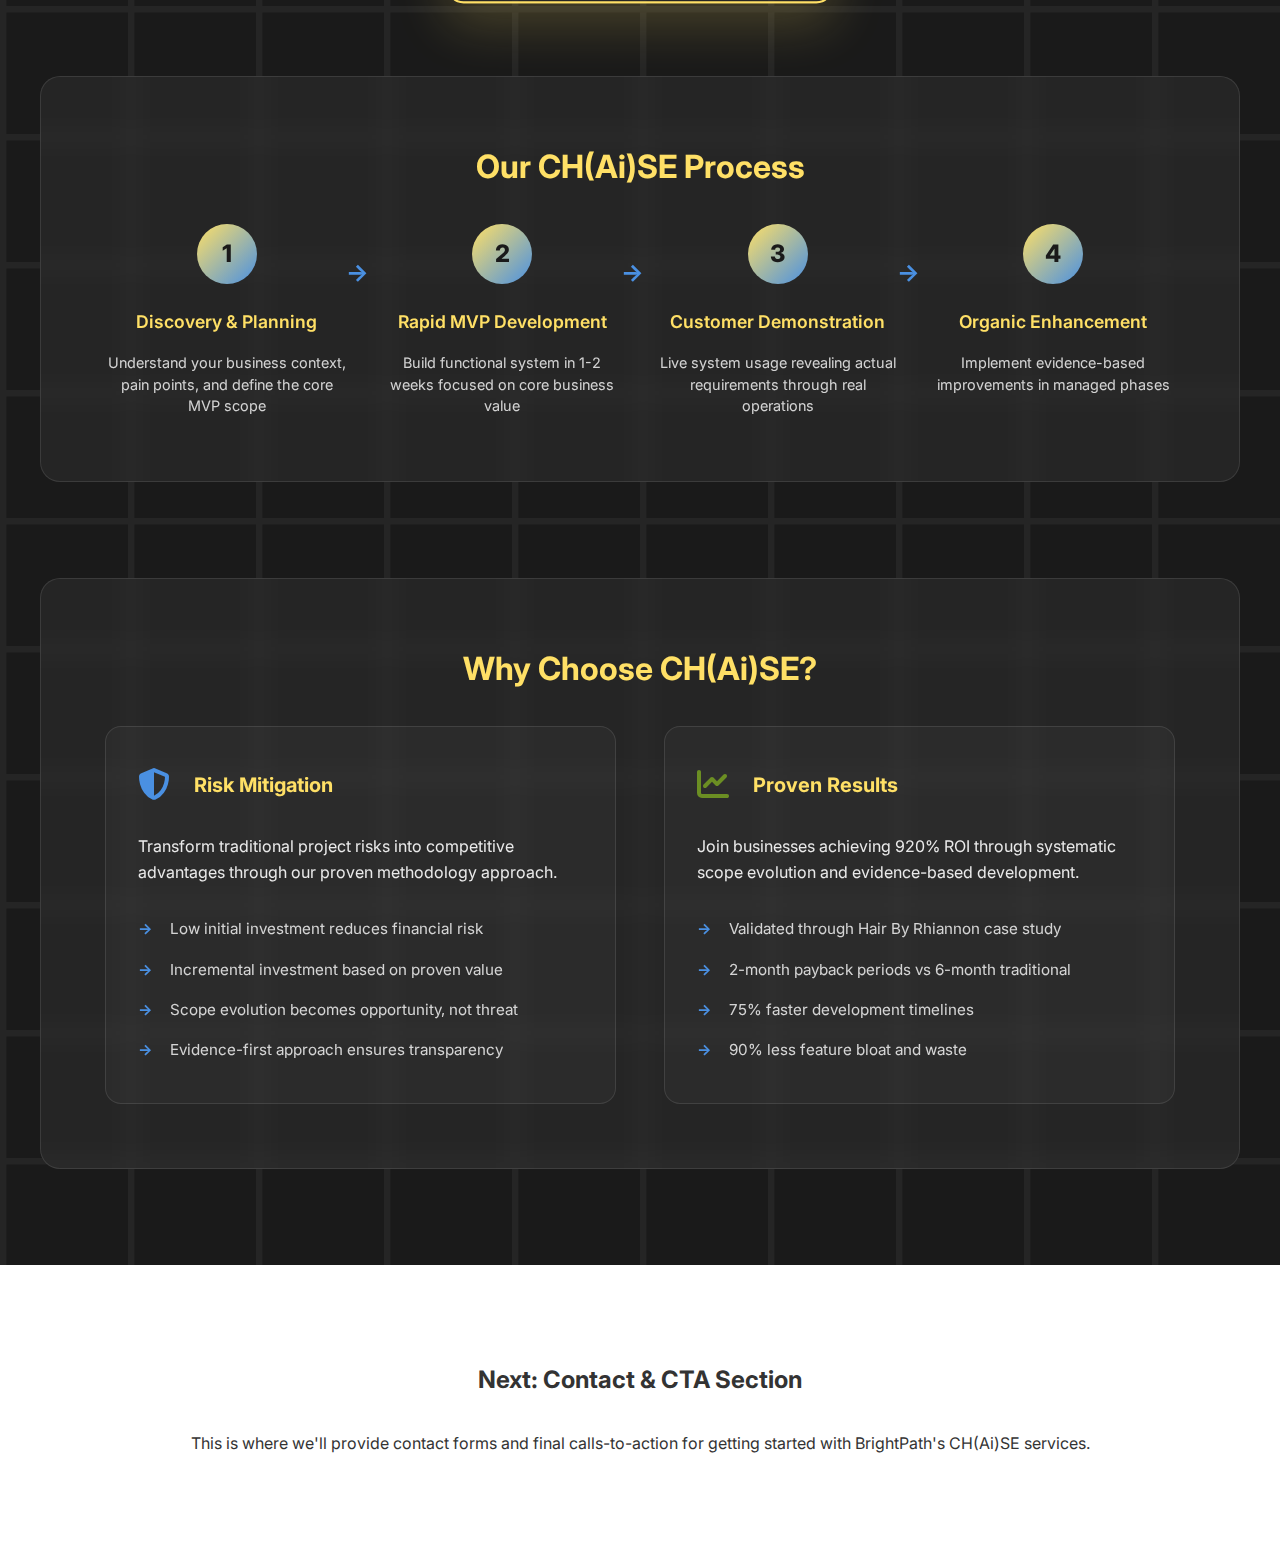
<file: BrightPathSections/services.html>
<!DOCTYPE html>
<html lang="en">
<head>
    <meta charset="UTF-8">
    <meta name="viewport" content="width=device-width, initial-scale=1.0">
    <title>Services - BrightPath CH(Ai)SE™</title>
    <link href="https://fonts.googleapis.com/css2?family=Inter:wght@300;400;500;600;700;800&family=JetBrains+Mono:wght@300;400;500;600;700&display=swap" rel="stylesheet">
    <link rel="stylesheet" href="https://cdnjs.cloudflare.com/ajax/libs/font-awesome/6.4.0/css/all.min.css">
    <style>
        /* ========================================
           SHARED STYLES - Used in: Navigation, Hero, All Sections
        ======================================== */
        :root {
            --primary-gold: #FFE066;
            --accent-blue: #4A90E2;
            --accent-green: #6B8E23;
            --accent-red: #A23E48;
            --neutral-dark: #2C2C2C;
            --charcoal: #1a1a1a;
            --neutral-light: #F8F8F8;
            --white: #ffffff;
            --text-dark: #333333;
            --text-medium: #666666;
            --text-light: #999999;
            --gradient-primary: linear-gradient(135deg, var(--primary-gold), var(--accent-blue));
            --shadow-sm: 0 2px 4px rgba(0, 0, 0, 0.1);
            --shadow-md: 0 4px 12px rgba(0, 0, 0, 0.15);
            --shadow-lg: 0 8px 24px rgba(0, 0, 0, 0.2);
            --spacing-xs: 0.5rem;
            --spacing-sm: 1rem;
            --spacing-md: 1.5rem;
            --spacing-lg: 2rem;
            --spacing-xl: 3rem;
            --spacing-2xl: 4rem;
            --spacing-3xl: 6rem;
            --radius-sm: 8px;
            --radius-md: 12px;
            --radius-lg: 16px;
            --radius-xl: 20px;
            --radius-full: 9999px;
            --font-inter: 'Inter', sans-serif;
            --font-mono: 'JetBrains Mono', monospace;
        }

        * {
            margin: 0;
            padding: 0;
            box-sizing: border-box;
        }

        html {
            scroll-behavior: smooth;
        }

        body {
            font-family: var(--font-inter);
            line-height: 1.6;
            color: var(--text-dark);
            background: var(--white);
            overflow-x: hidden;
        }

        /* ========================================
           NAVIGATION - Simplified for Demo
        ======================================== */
        .navbar {
            position: fixed;
            top: 0;
            width: 100%;
            background: rgba(255, 255, 255, 0.95);
            backdrop-filter: blur(10px);
            box-shadow: var(--shadow-sm);
            border-bottom: 2px solid rgba(44, 44, 44, 0.1);
            z-index: 1000;
            height: 70px;
        }

        .nav-content {
            max-width: 1200px;
            margin: 0 auto;
            padding: 0 var(--spacing-lg);
            display: flex;
            justify-content: space-between;
            align-items: baseline;
            height: 70px;
            padding-top: 25px;
        }

        .logo {
            cursor: pointer;
            display: flex;
            align-items: baseline;
            gap: 0.25ch;
        }

        .logo-text {
            font-size: 1.5rem;
            font-weight: 800;
            background: var(--gradient-primary);
            -webkit-background-clip: text;
            -webkit-text-fill-color: transparent;
            background-clip: text;
        }

        .logo-chase {
            font-family: var(--font-mono);
            font-size: 1rem;
            font-weight: 600;
            color: var(--accent-blue);
        }

        .nav-demo {
            color: var(--text-medium);
            font-size: 0.9rem;
        }

        /* ========================================
           SERVICES SECTION - Dark Background with Grid Pattern
        ======================================== */
        .services {
            min-height: 100vh;
            display: flex;
            flex-direction: column;
            justify-content: center;
            padding: var(--spacing-3xl) var(--spacing-lg);
            background: var(--charcoal);
            color: var(--white);
            margin-top: 70px;
            position: relative;
            overflow: hidden;
        }

        /* SERVICES - Grid Background Pattern */
        .services::before {
            content: '';
            position: absolute;
            top: 0;
            left: 0;
            right: 0;
            bottom: 0;
            background: url('data:image/svg+xml,<svg xmlns="http://www.w3.org/2000/svg" viewBox="0 0 100 100"><defs><pattern id="grid" width="10" height="10" patternUnits="userSpaceOnUse"><path d="M 10 0 L 0 0 0 10" fill="none" stroke="rgba(255,255,255,0.08)" stroke-width="1"/></pattern></defs><rect width="100" height="100" fill="url(%23grid)"/></svg>');
            opacity: 0.6;
        }

        .services-container {
            max-width: 1200px;
            margin: 0 auto;
            width: 100%;
            position: relative;
            z-index: 10;
        }

        /* SERVICES - Header Section */
        .services-intro {
            text-align: center;
            margin-bottom: var(--spacing-3xl);
            animation: fadeInUp 0.8s ease-out 0.3s both;
        }

        .services-header-container {
            background: rgba(255, 255, 255, 0.10);
            border-radius: var(--radius-xl);
            padding: var(--spacing-2xl);
            border: 2px solid rgba(255, 224, 102, 0.3);
            backdrop-filter: blur(15px);
            -webkit-backdrop-filter: blur(15px);
            display: inline-block;
            box-shadow: 0 8px 32px rgba(0, 0, 0, 0.3);
            position: relative;
        }

        .services-badge {
            display: inline-flex;
            align-items: center;
            gap: var(--spacing-xs);
            background: var(--gradient-primary);
            color: var(--charcoal);
            padding: var(--spacing-xs) var(--spacing-md);
            border-radius: var(--radius-full);
            font-weight: 600;
            font-size: 0.8rem;
            text-transform: uppercase;
            letter-spacing: 0.05em;
            margin-bottom: var(--spacing-md);
            box-shadow: var(--shadow-md);
        }

        .services-title {
            font-size: 3.5rem;
            font-weight: 700;
            background: var(--gradient-primary);
            -webkit-background-clip: text;
            -webkit-text-fill-color: transparent;
            background-clip: text;
            margin-bottom: var(--spacing-md);
        }

        .services-subtitle {
            font-size: 1.3rem;
            color: var(--primary-gold);
            font-weight: 500;
            font-style: italic;
            font-family: var(--font-mono);
        }

        /* SERVICES - Service Options Grid */
        .service-options {
            display: grid;
            grid-template-columns: repeat(3, 1fr);
            gap: var(--spacing-xl);
            margin-bottom: var(--spacing-3xl);
            animation: fadeInUp 0.8s ease-out 0.6s both;
        }

        .service-card {
            background: rgba(255, 255, 255, 0.05);
            border-radius: var(--radius-lg);
            padding: var(--spacing-xl);
            border: 1px solid rgba(255, 255, 255, 0.1);
            backdrop-filter: blur(10px);
            -webkit-backdrop-filter: blur(10px);
            transition: all 0.3s ease;
            position: relative;
            overflow: hidden;
            display: flex;
            flex-direction: column;
        }

        .service-card::before {
            content: '';
            position: absolute;
            top: 0;
            left: 0;
            right: 0;
            height: 3px;
            background: var(--gradient-primary);
        }

        .service-card:hover {
            transform: translateY(-8px);
            box-shadow: 0 20px 50px rgba(255, 224, 102, 0.3);
            border-color: var(--primary-gold);
        }

        .service-card.featured {
            border: 2px solid var(--primary-gold);
            transform: scale(1.05);
            box-shadow: 0 20px 50px rgba(255, 224, 102, 0.2);
        }

        .service-card.featured::before {
            height: 5px;
            background: linear-gradient(135deg, var(--primary-gold), var(--accent-blue), var(--accent-green));
        }

        .service-header {
            text-align: center;
            margin-bottom: var(--spacing-lg);
        }

        .service-icon {
            font-size: 3rem;
            color: var(--primary-gold);
            margin-bottom: var(--spacing-md);
        }

        .service-name {
            font-size: 1.5rem;
            color: var(--primary-gold);
            font-weight: 700;
            margin-bottom: var(--spacing-sm);
        }

        .service-price {
            font-size: 1.25rem;
            color: var(--accent-blue);
            font-family: var(--font-mono);
            font-weight: 600;
        }

        .service-description {
            color: rgba(255, 255, 255, 0.9);
            text-align: center;
            margin-bottom: var(--spacing-lg);
            line-height: 1.6;
            flex-grow: 1;
        }

        .service-features {
            list-style: none;
            padding: 0;
            margin-bottom: var(--spacing-xl);
        }

        .service-features li {
            padding: var(--spacing-xs) 0;
            color: rgba(255, 255, 255, 0.8);
            font-size: 0.95rem;
            position: relative;
            padding-left: var(--spacing-lg);
        }

        .service-features li::before {
            content: '✓';
            position: absolute;
            left: 0;
            top: var(--spacing-xs);
            color: var(--accent-green);
            font-weight: bold;
        }

        .service-cta {
            margin-top: auto;
        }

        .service-button {
            width: 100%;
            background: var(--gradient-primary);
            color: var(--charcoal);
            border: none;
            padding: var(--spacing-md) var(--spacing-lg);
            border-radius: var(--radius-md);
            font-weight: 600;
            font-size: 1rem;
            cursor: pointer;
            transition: all 0.3s ease;
            text-decoration: none;
            display: inline-block;
            text-align: center;
        }

        .service-button:hover {
            background: linear-gradient(135deg, #FFED4A, #5BA1F2);
            transform: translateY(-2px);
            box-shadow: 0 8px 25px rgba(255, 224, 102, 0.4);
        }

        .service-button.secondary {
            background: rgba(255, 255, 255, 0.1);
            color: var(--white);
            border: 2px solid var(--accent-blue);
        }

        .service-button.secondary:hover {
            background: var(--accent-blue);
            color: var(--white);
        }

        /* SERVICES - Process Overview */
        .process-overview {
            background: rgba(255, 255, 255, 0.05);
            border-radius: var(--radius-xl);
            padding: var(--spacing-2xl);
            border: 1px solid rgba(255, 255, 255, 0.1);
            backdrop-filter: blur(10px);
            -webkit-backdrop-filter: blur(10px);
            margin-bottom: var(--spacing-3xl);
            animation: fadeInUp 0.8s ease-out 0.9s both;
        }

        .process-title {
            text-align: center;
            font-size: 2rem;
            color: var(--primary-gold);
            margin-bottom: var(--spacing-lg);
        }

        .process-steps {
            display: grid;
            grid-template-columns: repeat(4, 1fr);
            gap: var(--spacing-lg);
        }

        .process-step {
            text-align: center;
            position: relative;
        }

        .process-step:not(:last-child)::after {
            content: '→';
            position: absolute;
            right: -20px;
            top: 30px;
            color: var(--accent-blue);
            font-size: 1.5rem;
            font-weight: bold;
        }

        .step-number {
            width: 60px;
            height: 60px;
            background: var(--gradient-primary);
            border-radius: 50%;
            display: flex;
            align-items: center;
            justify-content: center;
            font-weight: 800;
            color: var(--charcoal);
            font-size: 1.5rem;
            margin: 0 auto var(--spacing-md);
        }

        .step-name {
            font-size: 1.1rem;
            color: var(--primary-gold);
            font-weight: 600;
            margin-bottom: var(--spacing-sm);
        }

        .step-description {
            font-size: 0.9rem;
            color: rgba(255, 255, 255, 0.8);
            line-height: 1.5;
        }

        /* SERVICES - Engagement Models */
        .engagement-models {
            background: rgba(255, 255, 255, 0.05);
            border-radius: var(--radius-xl);
            padding: var(--spacing-2xl);
            border: 1px solid rgba(255, 255, 255, 0.1);
            backdrop-filter: blur(10px);
            -webkit-backdrop-filter: blur(10px);
            animation: fadeInUp 0.8s ease-out 1.2s both;
        }

        .engagement-title {
            text-align: center;
            font-size: 2rem;
            color: var(--primary-gold);
            margin-bottom: var(--spacing-lg);
        }

        .engagement-grid {
            display: grid;
            grid-template-columns: repeat(2, 1fr);
            gap: var(--spacing-xl);
        }

        .engagement-option {
            background: rgba(255, 255, 255, 0.03);
            border-radius: var(--radius-lg);
            padding: var(--spacing-lg);
            border: 1px solid rgba(255, 255, 255, 0.1);
            transition: all 0.3s ease;
        }

        .engagement-option:hover {
            transform: translateY(-5px);
            box-shadow: 0 10px 30px rgba(0, 0, 0, 0.3);
            border-color: var(--primary-gold);
        }

        .engagement-header {
            display: flex;
            align-items: center;
            gap: var(--spacing-md);
            margin-bottom: var(--spacing-md);
        }

        .engagement-icon {
            font-size: 2rem;
        }

        .engagement-option:nth-child(1) .engagement-icon { color: var(--accent-blue); }
        .engagement-option:nth-child(2) .engagement-icon { color: var(--accent-green); }

        .engagement-name {
            font-size: 1.25rem;
            color: var(--primary-gold);
            font-weight: 700;
        }

        .engagement-description {
            color: rgba(255, 255, 255, 0.9);
            margin-bottom: var(--spacing-md);
            line-height: 1.6;
        }

        .engagement-benefits {
            list-style: none;
            padding: 0;
        }

        .engagement-benefits li {
            padding: var(--spacing-xs) 0;
            color: rgba(255, 255, 255, 0.8);
            font-size: 0.95rem;
            position: relative;
            padding-left: var(--spacing-lg);
        }

        .engagement-benefits li::before {
            content: '→';
            position: absolute;
            left: 0;
            top: var(--spacing-xs);
            color: var(--accent-blue);
            font-weight: bold;
        }

        /* ========================================
           ANIMATIONS
        ======================================== */
        @keyframes fadeInUp {
            from {
                opacity: 0;
                transform: translateY(30px);
            }
            to {
                opacity: 1;
                transform: translateY(0);
            }
        }

        @keyframes pulse {
            0%, 100% {
                transform: scale(1);
            }
            50% {
                transform: scale(1.05);
            }
        }

        .service-icon {
            animation: pulse 3s ease-in-out infinite;
        }

        /* ========================================
           RESPONSIVE DESIGN
        ======================================== */
        @media (max-width: 1024px) {
            .service-options {
                grid-template-columns: 1fr;
                gap: var(--spacing-lg);
            }

            .service-card.featured {
                transform: none;
            }

            .process-steps {
                grid-template-columns: repeat(2, 1fr);
                gap: var(--spacing-lg);
            }

            .process-step:nth-child(2)::after,
            .process-step:nth-child(4)::after {
                display: none;
            }

            .engagement-grid {
                grid-template-columns: 1fr;
            }
        }

        @media (max-width: 768px) {
            .services {
                padding: var(--spacing-2xl) var(--spacing-md);
            }

            .services-header-container {
                padding: var(--spacing-xl);
            }

            .services-title {
                font-size: 2.5rem;
            }

            .services-subtitle {
                font-size: 1.1rem;
            }

            .process-steps {
                grid-template-columns: 1fr;
            }

            .process-step::after {
                display: none;
            }

            .nav-content {
                padding: 0 var(--spacing-sm);
                align-items: center;
            }

            .logo {
                padding-top: 0;
            }
        }

        @media (max-width: 480px) {
            .services-header-container {
                padding: var(--spacing-lg);
            }

            .services-title {
                font-size: 2rem;
            }

            .services-subtitle {
                font-size: 1rem;
            }

            .service-icon {
                font-size: 2.5rem;
            }

            .step-number {
                width: 50px;
                height: 50px;
                font-size: 1.25rem;
            }
        }

        /* ========================================
           DEMO SECTION - For Testing
        ======================================== */
        .demo-section {
            padding: var(--spacing-3xl);
            background: var(--white);
            text-align: center;
        }

        .demo-section h2 {
            color: var(--text-dark);
            margin-bottom: var(--spacing-lg);
        }
    </style>
</head>
<body>
    <!-- NAVIGATION - Simplified for Demo -->
    <nav class="navbar" id="navbar">
        <div class="nav-content">
            <div class="logo">
                <span class="logo-text">BrightPath</span>
                <span class="logo-chase">CH(Ai)SE™</span>
            </div>
            <div class="nav-demo">Navigation Menu Here</div>
        </div>
    </nav>

    <!-- SERVICES SECTION - Dark Background Layout with Grid Pattern -->
    <section class="services" id="services">
        <div class="services-container">
            <!-- SERVICES - Header Introduction -->
            <div class="services-intro">
                <div class="services-header-container">
                    <div class="services-badge">
                        <i class="fas fa-handshake"></i>
                        <span>Our Services</span>
                    </div>
                    <div class="services-title">Work With Us</div>
                    <div class="services-subtitle">Choose your CH(Ai)SE engagement model</div>
                </div>
            </div>

            <!-- SERVICES - Service Options -->
            <div class="service-options">
                <div class="service-card">
                    <div class="service-header">
                        <div class="service-icon">
                            <i class="fas fa-comments"></i>
                        </div>
                        <div class="service-name">Strategic Consultation</div>
                        <div class="service-price">Custom Pricing</div>
                    </div>
                    <div class="service-description">
                        Let's discuss how CH(Ai)SE can transform your next project. Perfect for businesses exploring the methodology or needing guidance on current challenges.
                    </div>
                    <ul class="service-features">
                        <li>Project assessment and scoping</li>
                        <li>Methodology adaptation planning</li>
                        <li>Implementation roadmap creation</li>
                        <li>Success metrics definition</li>
                        <li>Risk mitigation strategies</li>
                    </ul>
                    <div class="service-cta">
                        <a href="#contact" class="service-button secondary" onclick="return scrollToSection('contact');">Schedule Consultation</a>
                    </div>
                </div>

                <div class="service-card featured">
                    <div class="service-header">
                        <div class="service-icon">
                            <i class="fas fa-rocket"></i>
                        </div>
                        <div class="service-name">Full CH(Ai)SE Implementation</div>
                        <div class="service-price">Starting at $2,500</div>
                    </div>
                    <div class="service-description">
                        Complete CH(Ai)SE project implementation from MVP to enhancement phases. Experience the full methodology with proven 920% ROI potential.
                    </div>
                    <ul class="service-features">
                        <li>Rapid MVP development (1-2 weeks)</li>
                        <li>Customer demonstration phase</li>
                        <li>Organic charter creation</li>
                        <li>Evidence-based enhancement implementation</li>
                        <li>Complete three-pillar documentation</li>
                        <li>Ongoing support and methodology coaching</li>
                    </ul>
                    <div class="service-cta">
                        <a href="#contact" class="service-button" onclick="return scrollToSection('contact');">Get Started</a>
                    </div>
                </div>

                <div class="service-card">
                    <div class="service-header">
                        <div class="service-icon">
                            <i class="fas fa-graduation-cap"></i>
                        </div>
                        <div class="service-name">Training & Certification</div>
                        <div class="service-price">Enterprise Pricing</div>
                    </div>
                    <div class="service-description">
                        Train your team in the CH(Ai)SE methodology with comprehensive certification programs and ongoing support for internal implementation.
                    </div>
                    <ul class="service-features">
                        <li>Team methodology training sessions</li>
                        <li>CH(Ai)SE certification program</li>
                        <li>Framework licensing for your organization</li>
                        <li>Custom implementation consulting</li>
                        <li>Internal champion development</li>
                    </ul>
                    <div class="service-cta">
                        <a href="#contact" class="service-button secondary" onclick="return scrollToSection('contact');">Learn More</a>
                    </div>
                </div>
            </div>

            <!-- SERVICES - Process Overview -->
            <div class="process-overview">
                <h3 class="process-title">Our CH(Ai)SE Process</h3>
                <div class="process-steps">
                    <div class="process-step">
                        <div class="step-number">1</div>
                        <div class="step-name">Discovery & Planning</div>
                        <div class="step-description">Understand your business context, pain points, and define the core MVP scope</div>
                    </div>
                    <div class="process-step">
                        <div class="step-number">2</div>
                        <div class="step-name">Rapid MVP Development</div>
                        <div class="step-description">Build functional system in 1-2 weeks focused on core business value</div>
                    </div>
                    <div class="process-step">
                        <div class="step-number">3</div>
                        <div class="step-name">Customer Demonstration</div>
                        <div class="step-description">Live system usage revealing actual requirements through real operations</div>
                    </div>
                    <div class="process-step">
                        <div class="step-number">4</div>
                        <div class="step-name">Organic Enhancement</div>
                        <div class="step-description">Implement evidence-based improvements in managed phases</div>
                    </div>
                </div>
            </div>

            <!-- SERVICES - Engagement Models -->
            <div class="engagement-models">
                <h3 class="engagement-title">Why Choose CH(Ai)SE?</h3>
                <div class="engagement-grid">
                    <div class="engagement-option">
                        <div class="engagement-header">
                            <div class="engagement-icon">
                                <i class="fas fa-shield-alt"></i>
                            </div>
                            <div class="engagement-name">Risk Mitigation</div>
                        </div>
                        <div class="engagement-description">
                            Transform traditional project risks into competitive advantages through our proven methodology approach.
                        </div>
                        <ul class="engagement-benefits">
                            <li>Low initial investment reduces financial risk</li>
                            <li>Incremental investment based on proven value</li>
                            <li>Scope evolution becomes opportunity, not threat</li>
                            <li>Evidence-first approach ensures transparency</li>
                        </ul>
                    </div>

                    <div class="engagement-option">
                        <div class="engagement-header">
                            <div class="engagement-icon">
                                <i class="fas fa-chart-line"></i>
                            </div>
                            <div class="engagement-name">Proven Results</div>
                        </div>
                        <div class="engagement-description">
                            Join businesses achieving 920% ROI through systematic scope evolution and evidence-based development.
                        </div>
                        <ul class="engagement-benefits">
                            <li>Validated through Hair By Rhiannon case study</li>
                            <li>2-month payback periods vs 6-month traditional</li>
                            <li>75% faster development timelines</li>
                            <li>90% less feature bloat and waste</li>
                        </ul>
                    </div>
                </div>
            </div>
        </div>
    </section>

    <!-- Demo Next Section -->
    <section class="demo-section" id="contact">
        <h2>Next: Contact & CTA Section</h2>
        <p>This is where we'll provide contact forms and final calls-to-action for getting started with BrightPath's CH(Ai)SE services.</p>
    </section>

    <script>
        /* ========================================
           SHARED FUNCTIONS - Used in: Navigation, Hero, All Sections
        ======================================== */
        
        // Scroll to section function
        function scrollToSection(sectionId, event) {
            if (event) {
                event.preventDefault();
            }
            
            const section = document.getElementById(sectionId);
            if (section) {
                section.scrollIntoView({ 
                    behavior: 'smooth',
                    block: 'start'
                });
            }
            return false;
        }

        // Scroll to top function
        function scrollToTop() {
            window.scrollTo({
                top: 0,
                behavior: 'smooth'
            });
        }

        // ========================================
        // SERVICES SECTION INTERACTIONS
        // ========================================
        
        document.addEventListener('DOMContentLoaded', function() {
            // Add scroll-triggered animations
            const observerOptions = {
                threshold: 0.1,
                rootMargin: '0px 0px -50px 0px'
            };

            const observer = new IntersectionObserver(function(entries) {
                entries.forEach(entry => {
                    if (entry.isIntersecting) {
                        entry.target.style.animationPlayState = 'running';
                    }
                });
            }, observerOptions);

            // Observe all animated elements
            document.querySelectorAll('.service-card, .process-step, .engagement-option').forEach(element => {
                element.style.animationPlayState = 'paused';
                observer.observe(element);
            });

            // Add enhanced hover interactions for service cards
            document.querySelectorAll('.service-card').forEach((card, index) => {
                card.addEventListener('mouseenter', function() {
                    if (!this.classList.contains('featured')) {
                        this.style.transform = 'translateY(-10px) scale(1.02)';
                        this.style.boxShadow = '0 25px 60px rgba(255, 224, 102, 0.4)';
                    }
                });
                
                card.addEventListener('mouseleave', function() {
                    if (!this.classList.contains('featured')) {
                        this.style.transform = 'translateY(-8px) scale(1)';
                        this.style.boxShadow = '0 20px 50px rgba(255, 224, 102, 0.3)';
                    }
                });

                // Add click interaction for service cards
                card.addEventListener('click', function() {
                    console.log(`Service card clicked: ${this.querySelector('.service-name').textContent}`);
                });
            });

            // Add enhanced hover interactions for process steps
            document.querySelectorAll('.process-step').forEach(step => {
                step.addEventListener('mouseenter', function() {
                    this.style.transform = 'translateY(-5px)';
                    this.querySelector('.step-number').style.transform = 'scale(1.1)';
                });
                
                step.addEventListener('mouseleave', function() {
                    this.style.transform = 'translateY(0)';
                    this.querySelector('.step-number').style.transform = 'scale(1)';
                });
            });

            // Add enhanced hover interactions for engagement options
            document.querySelectorAll('.engagement-option').forEach(option => {
                option.addEventListener('mouseenter', function() {
                    this.style.transform = 'translateY(-8px)';
                    this.style.boxShadow = '0 15px 40px rgba(255, 224, 102, 0.3)';
                });
                
                option.addEventListener('mouseleave', function() {
                    this.style.transform = 'translateY(-5px)';
                    this.style.boxShadow = '0 10px 30px rgba(0, 0, 0, 0.3)';
                });
            });

            // Add service button click tracking
            document.querySelectorAll('.service-button').forEach(button => {
                button.addEventListener('click', function(e) {
                    const serviceName = this.closest('.service-card').querySelector('.service-name').textContent;
                    const buttonText = this.textContent;
                    console.log(`Service CTA clicked: ${serviceName} - ${buttonText}`);
                    
                    // Add visual feedback
                    this.style.transform = 'translateY(-4px)';
                    setTimeout(() => {
                        this.style.transform = 'translateY(-2px)';
                    }, 150);
                });
            });

            // Analytics and performance monitoring
            if (window.performance && window.performance.mark) {
                window.performance.mark('services-section-loaded');
                
                setTimeout(() => {
                    window.performance.mark('services-section-interactive');
                    window.performance.measure('services-section-load-time', 'services-section-loaded', 'services-section-interactive');
                }, 100);
            }

            console.log('🤝 Services section loaded - presenting CH(Ai)SE engagement options');
        });

        // Export functions for potential integration
        window.scrollToServices = function() {
            document.getElementById('services').scrollIntoView({ 
                behavior: 'smooth' 
            });
        };

        // Service selection function for potential form integration
        window.selectService = function(serviceType) {
            console.log(`Service selected: ${serviceType}`);
            // This could be expanded to pre-fill contact forms
        };

        // Process step details function for potential expansion
        window.showProcessDetails = function(stepNumber) {
            console.log(`Showing details for process step ${stepNumber}`);
            // This could be expanded to show detailed process information
        };
    </script>
</body>
</html>
</file>
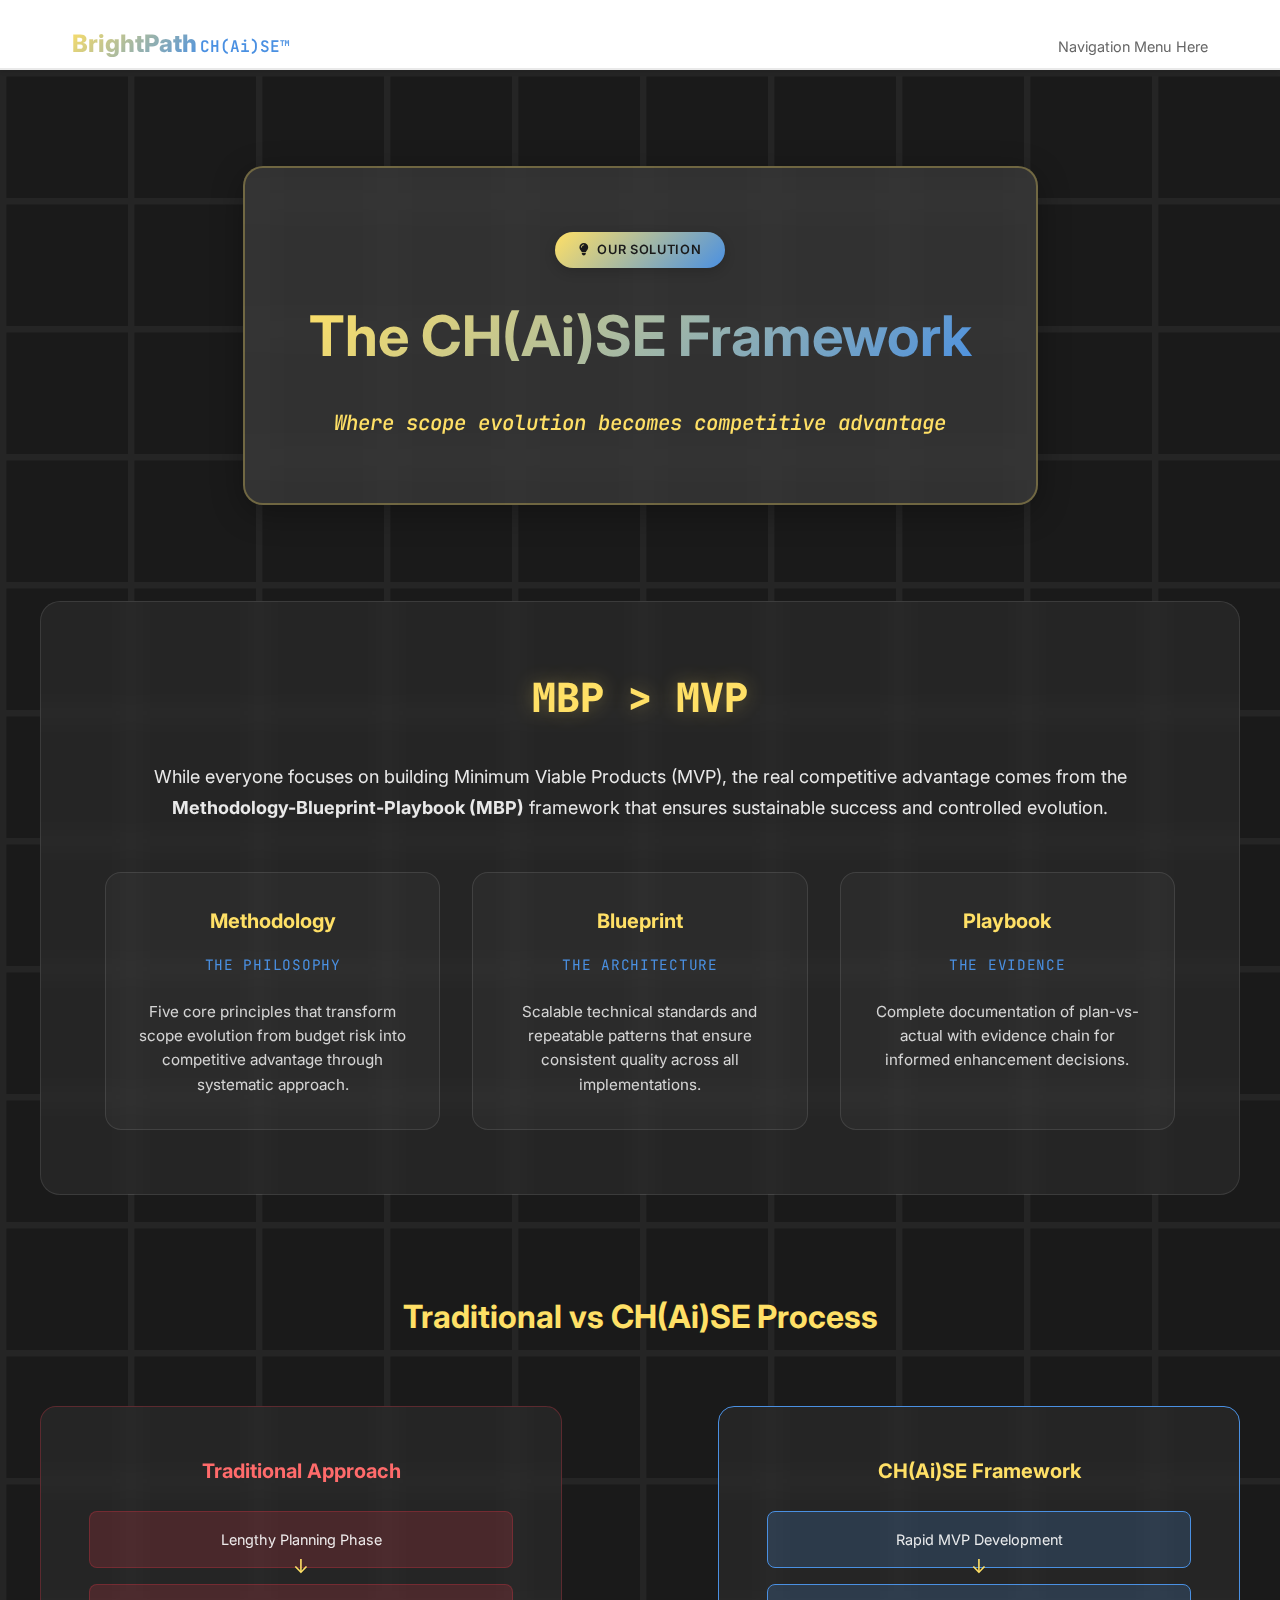
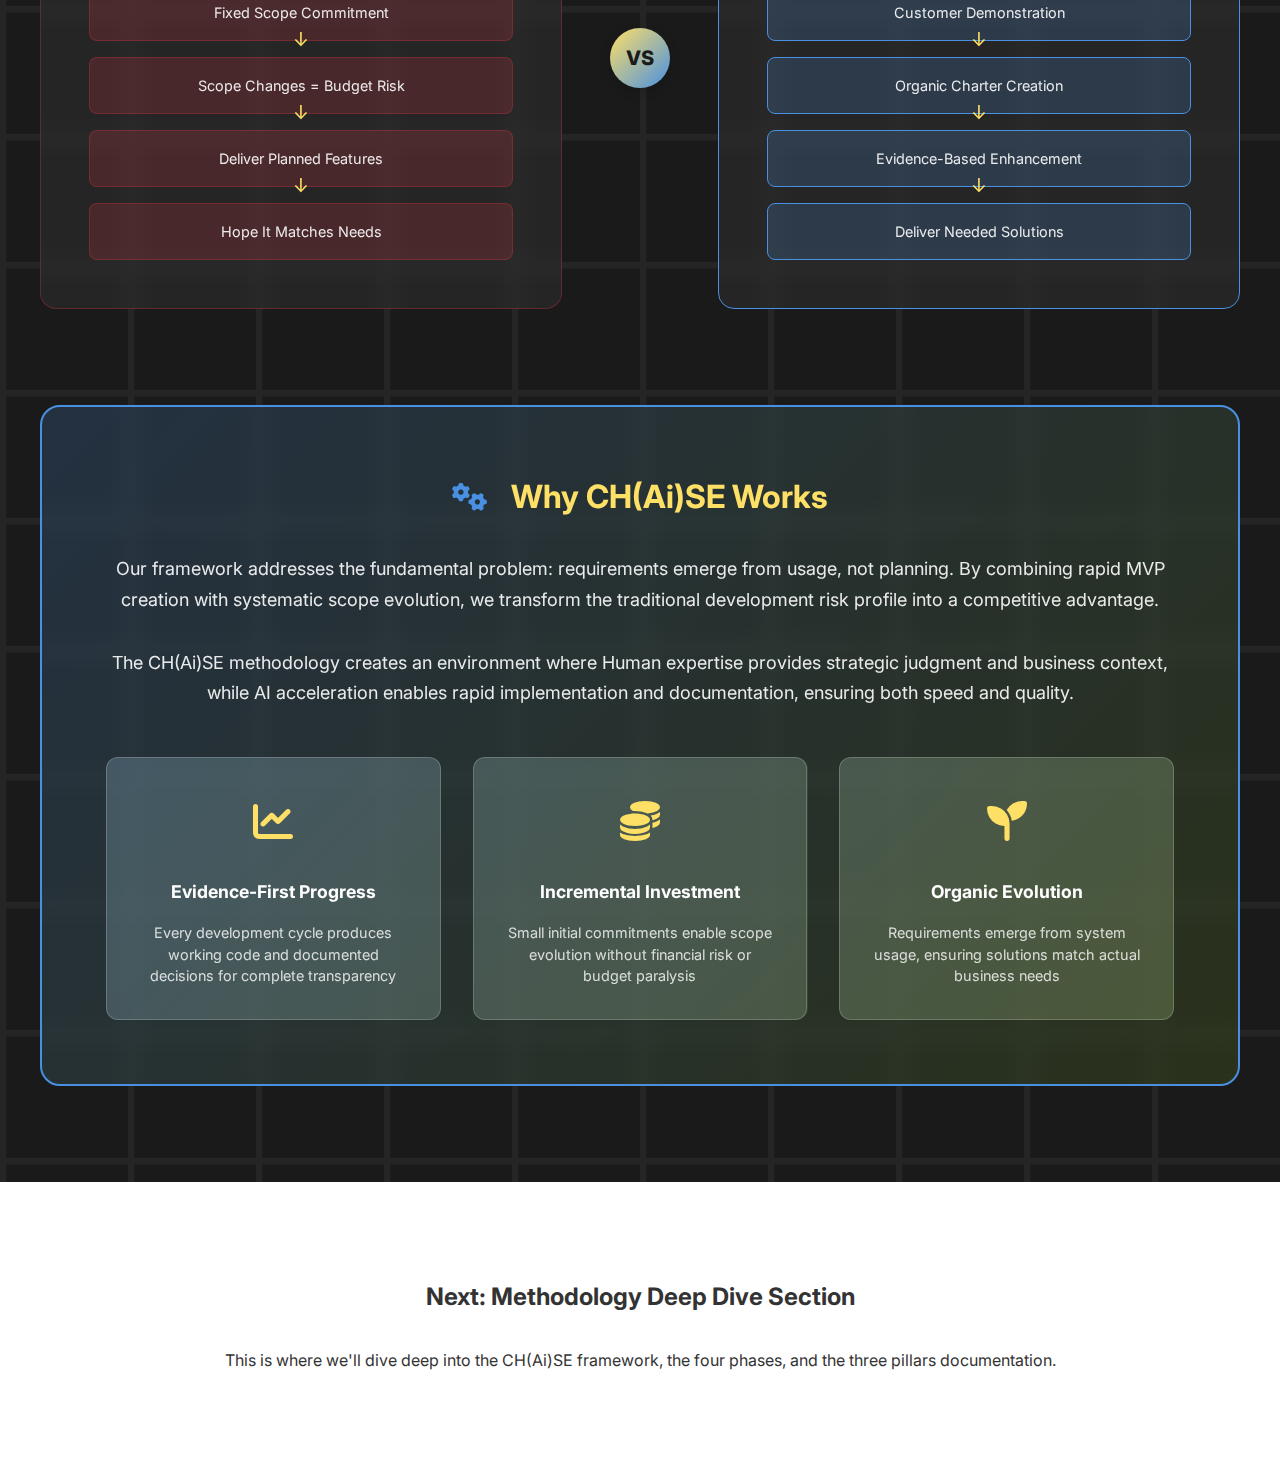
<file: BrightPathSections/solution.html>
<!DOCTYPE html>
<html lang="en">
<head>
    <meta charset="UTF-8">
    <meta name="viewport" content="width=device-width, initial-scale=1.0">
    <title>Solution Introduction - BrightPath CH(Ai)SE™</title>
    <link href="https://fonts.googleapis.com/css2?family=Inter:wght@300;400;500;600;700;800&family=JetBrains+Mono:wght@300;400;500;600;700&display=swap" rel="stylesheet">
    <link rel="stylesheet" href="https://cdnjs.cloudflare.com/ajax/libs/font-awesome/6.4.0/css/all.min.css">
    <style>
        /* ========================================
           SHARED STYLES - Used in: Navigation, Hero, All Sections
        ======================================== */
        :root {
            --primary-gold: #FFE066;
            --accent-blue: #4A90E2;
            --accent-green: #6B8E23;
            --accent-red: #A23E48;
            --neutral-dark: #2C2C2C;
            --charcoal: #1a1a1a;
            --neutral-light: #F8F8F8;
            --white: #ffffff;
            --text-dark: #333333;
            --text-medium: #666666;
            --text-light: #999999;
            --gradient-primary: linear-gradient(135deg, var(--primary-gold), var(--accent-blue));
            --shadow-sm: 0 2px 4px rgba(0, 0, 0, 0.1);
            --shadow-md: 0 4px 12px rgba(0, 0, 0, 0.15);
            --shadow-lg: 0 8px 24px rgba(0, 0, 0, 0.2);
            --spacing-xs: 0.5rem;
            --spacing-sm: 1rem;
            --spacing-md: 1.5rem;
            --spacing-lg: 2rem;
            --spacing-xl: 3rem;
            --spacing-2xl: 4rem;
            --spacing-3xl: 6rem;
            --radius-sm: 8px;
            --radius-md: 12px;
            --radius-lg: 16px;
            --radius-xl: 20px;
            --radius-full: 9999px;
            --font-inter: 'Inter', sans-serif;
            --font-mono: 'JetBrains Mono', monospace;
        }

        * {
            margin: 0;
            padding: 0;
            box-sizing: border-box;
        }

        html {
            scroll-behavior: smooth;
        }

        body {
            font-family: var(--font-inter);
            line-height: 1.6;
            color: var(--text-dark);
            background: var(--white);
            overflow-x: hidden;
        }

        /* ========================================
           NAVIGATION - Simplified for Demo
        ======================================== */
        .navbar {
            position: fixed;
            top: 0;
            width: 100%;
            background: rgba(255, 255, 255, 0.95);
            backdrop-filter: blur(10px);
            box-shadow: var(--shadow-sm);
            border-bottom: 2px solid rgba(44, 44, 44, 0.1);
            z-index: 1000;
            height: 70px;
        }

        .nav-content {
            max-width: 1200px;
            margin: 0 auto;
            padding: 0 var(--spacing-lg);
            display: flex;
            justify-content: space-between;
            align-items: baseline;
            height: 70px;
            padding-top: 25px;
        }

        .logo {
            cursor: pointer;
            display: flex;
            align-items: baseline;
            gap: 0.25ch;
        }

        .logo-text {
            font-size: 1.5rem;
            font-weight: 800;
            background: var(--gradient-primary);
            -webkit-background-clip: text;
            -webkit-text-fill-color: transparent;
            background-clip: text;
        }

        .logo-chase {
            font-family: var(--font-mono);
            font-size: 1rem;
            font-weight: 600;
            color: var(--accent-blue);
        }

        .nav-demo {
            color: var(--text-medium);
            font-size: 0.9rem;
        }

        /* ========================================
           SOLUTION SECTION - Dark Background with Grid Pattern
        ======================================== */
        .solution {
            min-height: 100vh;
            display: flex;
            flex-direction: column;
            justify-content: center;
            padding: var(--spacing-3xl) var(--spacing-lg);
            background: var(--charcoal);
            color: var(--white);
            margin-top: 70px;
            position: relative;
            overflow: hidden;
        }

        /* SOLUTION - Grid Background Pattern */
        .solution::before {
            content: '';
            position: absolute;
            top: 0;
            left: 0;
            right: 0;
            bottom: 0;
            background: url('data:image/svg+xml,<svg xmlns="http://www.w3.org/2000/svg" viewBox="0 0 100 100"><defs><pattern id="grid" width="10" height="10" patternUnits="userSpaceOnUse"><path d="M 10 0 L 0 0 0 10" fill="none" stroke="rgba(255,255,255,0.08)" stroke-width="1"/></pattern></defs><rect width="100" height="100" fill="url(%23grid)"/></svg>');
            opacity: 0.6;
        }

        .solution-container {
            max-width: 1200px;
            margin: 0 auto;
            width: 100%;
            position: relative;
            z-index: 10;
        }

        /* SOLUTION - Header Section */
        .solution-intro {
            text-align: center;
            margin-bottom: var(--spacing-3xl);
            animation: fadeInUp 0.8s ease-out 0.3s both;
        }

        .solution-header-container {
            background: rgba(255, 255, 255, 0.10);
            border-radius: var(--radius-xl);
            padding: var(--spacing-2xl);
            border: 2px solid rgba(255, 224, 102, 0.3);
            backdrop-filter: blur(15px);
            -webkit-backdrop-filter: blur(15px);
            display: inline-block;
            box-shadow: 0 8px 32px rgba(0, 0, 0, 0.3);
            position: relative;
        }

        .solution-badge {
            display: inline-flex;
            align-items: center;
            gap: var(--spacing-xs);
            background: var(--gradient-primary);
            color: var(--charcoal);
            padding: var(--spacing-xs) var(--spacing-md);
            border-radius: var(--radius-full);
            font-weight: 600;
            font-size: 0.8rem;
            text-transform: uppercase;
            letter-spacing: 0.05em;
            margin-bottom: var(--spacing-md);
            box-shadow: var(--shadow-md);
        }

        .solution-title {
            font-size: 3.5rem;
            font-weight: 700;
            background: var(--gradient-primary);
            -webkit-background-clip: text;
            -webkit-text-fill-color: transparent;
            background-clip: text;
            margin-bottom: var(--spacing-md);
        }

        .solution-subtitle {
            font-size: 1.3rem;
            color: var(--primary-gold);
            font-weight: 500;
            font-style: italic;
            font-family: var(--font-mono);
        }

        /* SOLUTION - MBP > MVP Differentiator */
        .mbp-differentiator {
            background: rgba(255, 255, 255, 0.05);
            border-radius: var(--radius-xl);
            padding: var(--spacing-2xl);
            border: 1px solid rgba(255, 255, 255, 0.1);
            backdrop-filter: blur(10px);
            -webkit-backdrop-filter: blur(10px);
            margin-bottom: var(--spacing-3xl);
            animation: fadeInUp 0.8s ease-out 0.6s both;
            text-align: center;
        }

        .mbp-formula {
            font-size: 2.5rem;
            font-weight: 800;
            font-family: var(--font-mono);
            color: var(--primary-gold);
            margin-bottom: var(--spacing-lg);
            text-shadow: 0 0 20px rgba(255, 224, 102, 0.3);
        }

        .mbp-explanation {
            font-size: 1.125rem;
            color: rgba(255, 255, 255, 0.9);
            margin-bottom: var(--spacing-xl);
            line-height: 1.7;
        }

        .mbp-breakdown {
            display: grid;
            grid-template-columns: repeat(3, 1fr);
            gap: var(--spacing-lg);
        }

        .mbp-pillar {
            background: rgba(255, 255, 255, 0.03);
            border-radius: var(--radius-lg);
            padding: var(--spacing-lg);
            border: 1px solid rgba(255, 255, 255, 0.1);
            transition: all 0.3s ease;
        }

        .mbp-pillar:hover {
            transform: translateY(-5px);
            box-shadow: 0 10px 30px rgba(0, 0, 0, 0.3);
            border-color: var(--primary-gold);
        }

        .mbp-pillar h4 {
            font-size: 1.25rem;
            color: var(--primary-gold);
            margin-bottom: var(--spacing-sm);
            font-weight: 700;
        }

        .mbp-pillar .pillar-subtitle {
            font-size: 0.9rem;
            color: var(--accent-blue);
            font-family: var(--font-mono);
            margin-bottom: var(--spacing-md);
            text-transform: uppercase;
            letter-spacing: 0.05em;
        }

        .mbp-pillar p {
            color: rgba(255, 255, 255, 0.8);
            font-size: 0.95rem;
            line-height: 1.6;
        }

        /* SOLUTION - Process Comparison */
        .process-comparison {
            margin-bottom: var(--spacing-3xl);
            animation: fadeInUp 0.8s ease-out 0.9s both;
        }

        .comparison-title {
            text-align: center;
            font-size: 2rem;
            color: var(--primary-gold);
            margin-bottom: var(--spacing-2xl);
        }

        .comparison-grid {
            display: grid;
            grid-template-columns: 1fr auto 1fr;
            gap: var(--spacing-xl);
            align-items: center;
        }

        .process-side {
            background: rgba(255, 255, 255, 0.05);
            border-radius: var(--radius-lg);
            padding: var(--spacing-xl);
            border: 1px solid rgba(255, 255, 255, 0.1);
            backdrop-filter: blur(10px);
            -webkit-backdrop-filter: blur(10px);
        }

        .process-side.traditional {
            border-color: rgba(220, 53, 69, 0.3);
        }

        .process-side.chase {
            border-color: var(--accent-blue);
        }

        .process-side h4 {
            font-size: 1.25rem;
            margin-bottom: var(--spacing-md);
            text-align: center;
        }

        .traditional h4 {
            color: #FF6B6B;
        }

        .chase h4 {
            color: var(--primary-gold);
        }

        .process-flow {
            display: flex;
            flex-direction: column;
            gap: var(--spacing-sm);
        }

        .flow-step {
            padding: var(--spacing-sm) var(--spacing-md);
            border-radius: var(--radius-sm);
            font-size: 0.9rem;
            text-align: center;
            position: relative;
        }

        .flow-step.negative {
            background: rgba(220, 53, 69, 0.2);
            border: 1px solid rgba(220, 53, 69, 0.3);
            color: rgba(255, 255, 255, 0.9);
        }

        .flow-step.positive {
            background: rgba(75, 144, 226, 0.2);
            border: 1px solid var(--accent-blue);
            color: rgba(255, 255, 255, 0.9);
        }

        .flow-step:not(:last-child)::after {
            content: '↓';
            position: absolute;
            bottom: -15px;
            left: 50%;
            transform: translateX(-50%);
            color: var(--primary-gold);
            font-size: 1.2rem;
        }

        .vs-divider {
            display: flex;
            align-items: center;
            justify-content: center;
        }

        .vs-circle {
            width: 60px;
            height: 60px;
            background: var(--gradient-primary);
            border-radius: 50%;
            display: flex;
            align-items: center;
            justify-content: center;
            font-weight: 800;
            color: var(--charcoal);
            font-size: 1.25rem;
            box-shadow: var(--shadow-md);
        }

        /* SOLUTION - Why It Works */
        .why-it-works {
            background: linear-gradient(135deg, rgba(75, 144, 226, 0.2), rgba(107, 142, 35, 0.2));
            border-radius: var(--radius-xl);
            padding: var(--spacing-2xl);
            text-align: center;
            border: 2px solid var(--accent-blue);
            backdrop-filter: blur(10px);
            -webkit-backdrop-filter: blur(10px);
            animation: fadeInUp 0.8s ease-out 1.2s both;
        }

        .why-it-works h3 {
            font-size: 2rem;
            margin-bottom: var(--spacing-lg);
            color: var(--primary-gold);
            display: flex;
            align-items: center;
            justify-content: center;
            gap: var(--spacing-md);
        }

        .why-it-works h3 i {
            font-size: 1.75rem;
            color: var(--accent-blue);
        }

        .why-it-works p {
            font-size: 1.125rem;
            line-height: 1.7;
            margin-bottom: var(--spacing-lg);
            color: rgba(255, 255, 255, 0.9);
        }

        .solution-benefits {
            display: grid;
            grid-template-columns: repeat(3, 1fr);
            gap: var(--spacing-lg);
            margin-top: var(--spacing-xl);
        }

        .benefit-item {
            background: rgba(255, 255, 255, 0.1);
            border-radius: var(--radius-md);
            padding: var(--spacing-lg);
            backdrop-filter: blur(10px);
            border: 1px solid rgba(255, 255, 255, 0.2);
            text-align: center;
        }

        .benefit-icon {
            font-size: 2.5rem;
            color: var(--primary-gold);
            margin-bottom: var(--spacing-md);
        }

        .benefit-title {
            font-size: 1.1rem;
            font-weight: 700;
            color: var(--white);
            margin-bottom: var(--spacing-sm);
        }

        .benefit-description {
            font-size: 0.9rem;
            color: rgba(255, 255, 255, 0.8);
            line-height: 1.5;
        }

        /* ========================================
           ANIMATIONS
        ======================================== */
        @keyframes fadeInUp {
            from {
                opacity: 0;
                transform: translateY(30px);
            }
            to {
                opacity: 1;
                transform: translateY(0);
            }
        }

        @keyframes pulse {
            0%, 100% {
                transform: scale(1);
            }
            50% {
                transform: scale(1.05);
            }
        }

        .mbp-formula {
            animation: pulse 3s ease-in-out infinite;
        }

        /* ========================================
           RESPONSIVE DESIGN
        ======================================== */
        @media (max-width: 1024px) {
            .mbp-breakdown {
                grid-template-columns: 1fr;
                gap: var(--spacing-md);
            }

            .comparison-grid {
                grid-template-columns: 1fr;
                gap: var(--spacing-lg);
            }

            .vs-divider {
                transform: rotate(90deg);
            }

            .solution-benefits {
                grid-template-columns: 1fr;
            }
        }

        @media (max-width: 768px) {
            .solution {
                padding: var(--spacing-2xl) var(--spacing-md);
            }

            .solution-header-container {
                padding: var(--spacing-xl);
            }

            .solution-title {
                font-size: 2.5rem;
            }

            .solution-subtitle {
                font-size: 1.1rem;
            }

            .mbp-formula {
                font-size: 2rem;
            }

            .nav-content {
                padding: 0 var(--spacing-sm);
                align-items: center;
            }

            .logo {
                padding-top: 0;
            }
        }

        @media (max-width: 480px) {
            .solution-header-container {
                padding: var(--spacing-lg);
            }

            .solution-title {
                font-size: 2rem;
            }

            .solution-subtitle {
                font-size: 1rem;
            }

            .mbp-formula {
                font-size: 1.75rem;
            }

            .benefit-icon {
                font-size: 2rem;
            }
        }

        /* ========================================
           DEMO SECTION - For Testing
        ======================================== */
        .demo-section {
            padding: var(--spacing-3xl);
            background: var(--white);
            text-align: center;
        }

        .demo-section h2 {
            color: var(--text-dark);
            margin-bottom: var(--spacing-lg);
        }
    </style>
</head>
<body>
    <!-- NAVIGATION - Simplified for Demo -->
    <nav class="navbar" id="navbar">
        <div class="nav-content">
            <div class="logo">
                <span class="logo-text">BrightPath</span>
                <span class="logo-chase">CH(Ai)SE™</span>
            </div>
            <div class="nav-demo">Navigation Menu Here</div>
        </div>
    </nav>

    <!-- SOLUTION INTRODUCTION SECTION - Dark Background Layout with Grid Pattern -->
    <section class="solution" id="solution">
        <div class="solution-container">
            <!-- SOLUTION - Header Introduction -->
            <div class="solution-intro">
                <div class="solution-header-container">
                    <div class="solution-badge">
                        <i class="fas fa-lightbulb"></i>
                        <span>Our Solution</span>
                    </div>
                    <div class="solution-title">The CH(Ai)SE Framework</div>
                    <div class="solution-subtitle">Where scope evolution becomes competitive advantage</div>
                </div>
            </div>

            <!-- SOLUTION - MBP > MVP Differentiator -->
            <div class="mbp-differentiator">
                <div class="mbp-formula">MBP &gt; MVP</div>
                <div class="mbp-explanation">
                    While everyone focuses on building Minimum Viable Products (MVP), the real competitive advantage comes from the 
                    <strong>Methodology-Blueprint-Playbook (MBP)</strong> framework that ensures sustainable success and controlled evolution.
                </div>
                
                <div class="mbp-breakdown">
                    <div class="mbp-pillar">
                        <h4>Methodology</h4>
                        <div class="pillar-subtitle">The Philosophy</div>
                        <p>Five core principles that transform scope evolution from budget risk into competitive advantage through systematic approach.</p>
                    </div>
                    
                    <div class="mbp-pillar">
                        <h4>Blueprint</h4>
                        <div class="pillar-subtitle">The Architecture</div>
                        <p>Scalable technical standards and repeatable patterns that ensure consistent quality across all implementations.</p>
                    </div>
                    
                    <div class="mbp-pillar">
                        <h4>Playbook</h4>
                        <div class="pillar-subtitle">The Evidence</div>
                        <p>Complete documentation of plan-vs-actual with evidence chain for informed enhancement decisions.</p>
                    </div>
                </div>
            </div>

            <!-- SOLUTION - Process Comparison -->
            <div class="process-comparison">
                <h3 class="comparison-title">Traditional vs CH(Ai)SE Process</h3>
                <div class="comparison-grid">
                    <div class="process-side traditional">
                        <h4>Traditional Approach</h4>
                        <div class="process-flow">
                            <div class="flow-step negative">Lengthy Planning Phase</div>
                            <div class="flow-step negative">Fixed Scope Commitment</div>
                            <div class="flow-step negative">Scope Changes = Budget Risk</div>
                            <div class="flow-step negative">Deliver Planned Features</div>
                            <div class="flow-step negative">Hope It Matches Needs</div>
                        </div>
                    </div>

                    <div class="vs-divider">
                        <div class="vs-circle">VS</div>
                    </div>

                    <div class="process-side chase">
                        <h4>CH(Ai)SE Framework</h4>
                        <div class="process-flow">
                            <div class="flow-step positive">Rapid MVP Development</div>
                            <div class="flow-step positive">Customer Demonstration</div>
                            <div class="flow-step positive">Organic Charter Creation</div>
                            <div class="flow-step positive">Evidence-Based Enhancement</div>
                            <div class="flow-step positive">Deliver Needed Solutions</div>
                        </div>
                    </div>
                </div>
            </div>

            <!-- SOLUTION - Why It Works -->
            <div class="why-it-works">
                <h3>
                    <i class="fas fa-cogs"></i>
                    Why CH(Ai)SE Works
                </h3>
                <p>
                    Our framework addresses the fundamental problem: requirements emerge from usage, not planning. By combining rapid MVP creation 
                    with systematic scope evolution, we transform the traditional development risk profile into a competitive advantage.
                </p>
                <p>
                    The CH(Ai)SE methodology creates an environment where Human expertise provides strategic judgment and business context, 
                    while AI acceleration enables rapid implementation and documentation, ensuring both speed and quality.
                </p>

                <div class="solution-benefits">
                    <div class="benefit-item">
                        <div class="benefit-icon">
                            <i class="fas fa-chart-line"></i>
                        </div>
                        <div class="benefit-title">Evidence-First Progress</div>
                        <div class="benefit-description">Every development cycle produces working code and documented decisions for complete transparency</div>
                    </div>
                    
                    <div class="benefit-item">
                        <div class="benefit-icon">
                            <i class="fas fa-coins"></i>
                        </div>
                        <div class="benefit-title">Incremental Investment</div>
                        <div class="benefit-description">Small initial commitments enable scope evolution without financial risk or budget paralysis</div>
                    </div>
                    
                    <div class="benefit-item">
                        <div class="benefit-icon">
                            <i class="fas fa-seedling"></i>
                        </div>
                        <div class="benefit-title">Organic Evolution</div>
                        <div class="benefit-description">Requirements emerge from system usage, ensuring solutions match actual business needs</div>
                    </div>
                </div>
            </div>
        </div>
    </section>

    <!-- Demo Next Section -->
    <section class="demo-section" id="methodology">
        <h2>Next: Methodology Deep Dive Section</h2>
        <p>This is where we'll dive deep into the CH(Ai)SE framework, the four phases, and the three pillars documentation.</p>
    </section>

    <script>
        /* ========================================
           SHARED FUNCTIONS - Used in: Navigation, Hero, All Sections
        ======================================== */
        
        // Scroll to section function
        function scrollToSection(sectionId, event) {
            if (event) {
                event.preventDefault();
            }
            
            const section = document.getElementById(sectionId);
            if (section) {
                section.scrollIntoView({ 
                    behavior: 'smooth',
                    block: 'start'
                });
            }
            return false;
        }

        // Scroll to top function
        function scrollToTop() {
            window.scrollTo({
                top: 0,
                behavior: 'smooth'
            });
        }

        // ========================================
        // SOLUTION SECTION INTERACTIONS
        // ========================================
        
        document.addEventListener('DOMContentLoaded', function() {
            // Add scroll-triggered animations
            const observerOptions = {
                threshold: 0.1,
                rootMargin: '0px 0px -50px 0px'
            };

            const observer = new IntersectionObserver(function(entries) {
                entries.forEach(entry => {
                    if (entry.isIntersecting) {
                        entry.target.style.animationPlayState = 'running';
                    }
                });
            }, observerOptions);

            // Observe all animated elements
            document.querySelectorAll('.mbp-pillar, .benefit-item').forEach(element => {
                element.style.animationPlayState = 'paused';
                observer.observe(element);
            });

            // Add enhanced hover interactions for MBP pillars
            document.querySelectorAll('.mbp-pillar').forEach(pillar => {
                pillar.addEventListener('mouseenter', function() {
                    this.style.transform = 'translateY(-8px) scale(1.02)';
                    this.style.boxShadow = '0 15px 40px rgba(255, 224, 102, 0.2)';
                });
                
                pillar.addEventListener('mouseleave', function() {
                    this.style.transform = 'translateY(-5px) scale(1)';
                    this.style.boxShadow = '0 10px 30px rgba(0, 0, 0, 0.3)';
                });
            });

            // Analytics and performance monitoring
            if (window.performance && window.performance.mark) {
                window.performance.mark('solution-section-loaded');
                
                setTimeout(() => {
                    window.performance.mark('solution-section-interactive');
                    window.performance.measure('solution-section-load-time', 'solution-section-loaded', 'solution-section-interactive');
                }, 100);
            }

            console.log('💡 Solution Introduction section loaded - presenting CH(Ai)SE framework advantages');
        });

        // Export functions for potential integration
        window.scrollToSolution = function() {
            document.getElementById('solution').scrollIntoView({ 
                behavior: 'smooth' 
            });
        };
    </script>
</body>
</html>
</file>
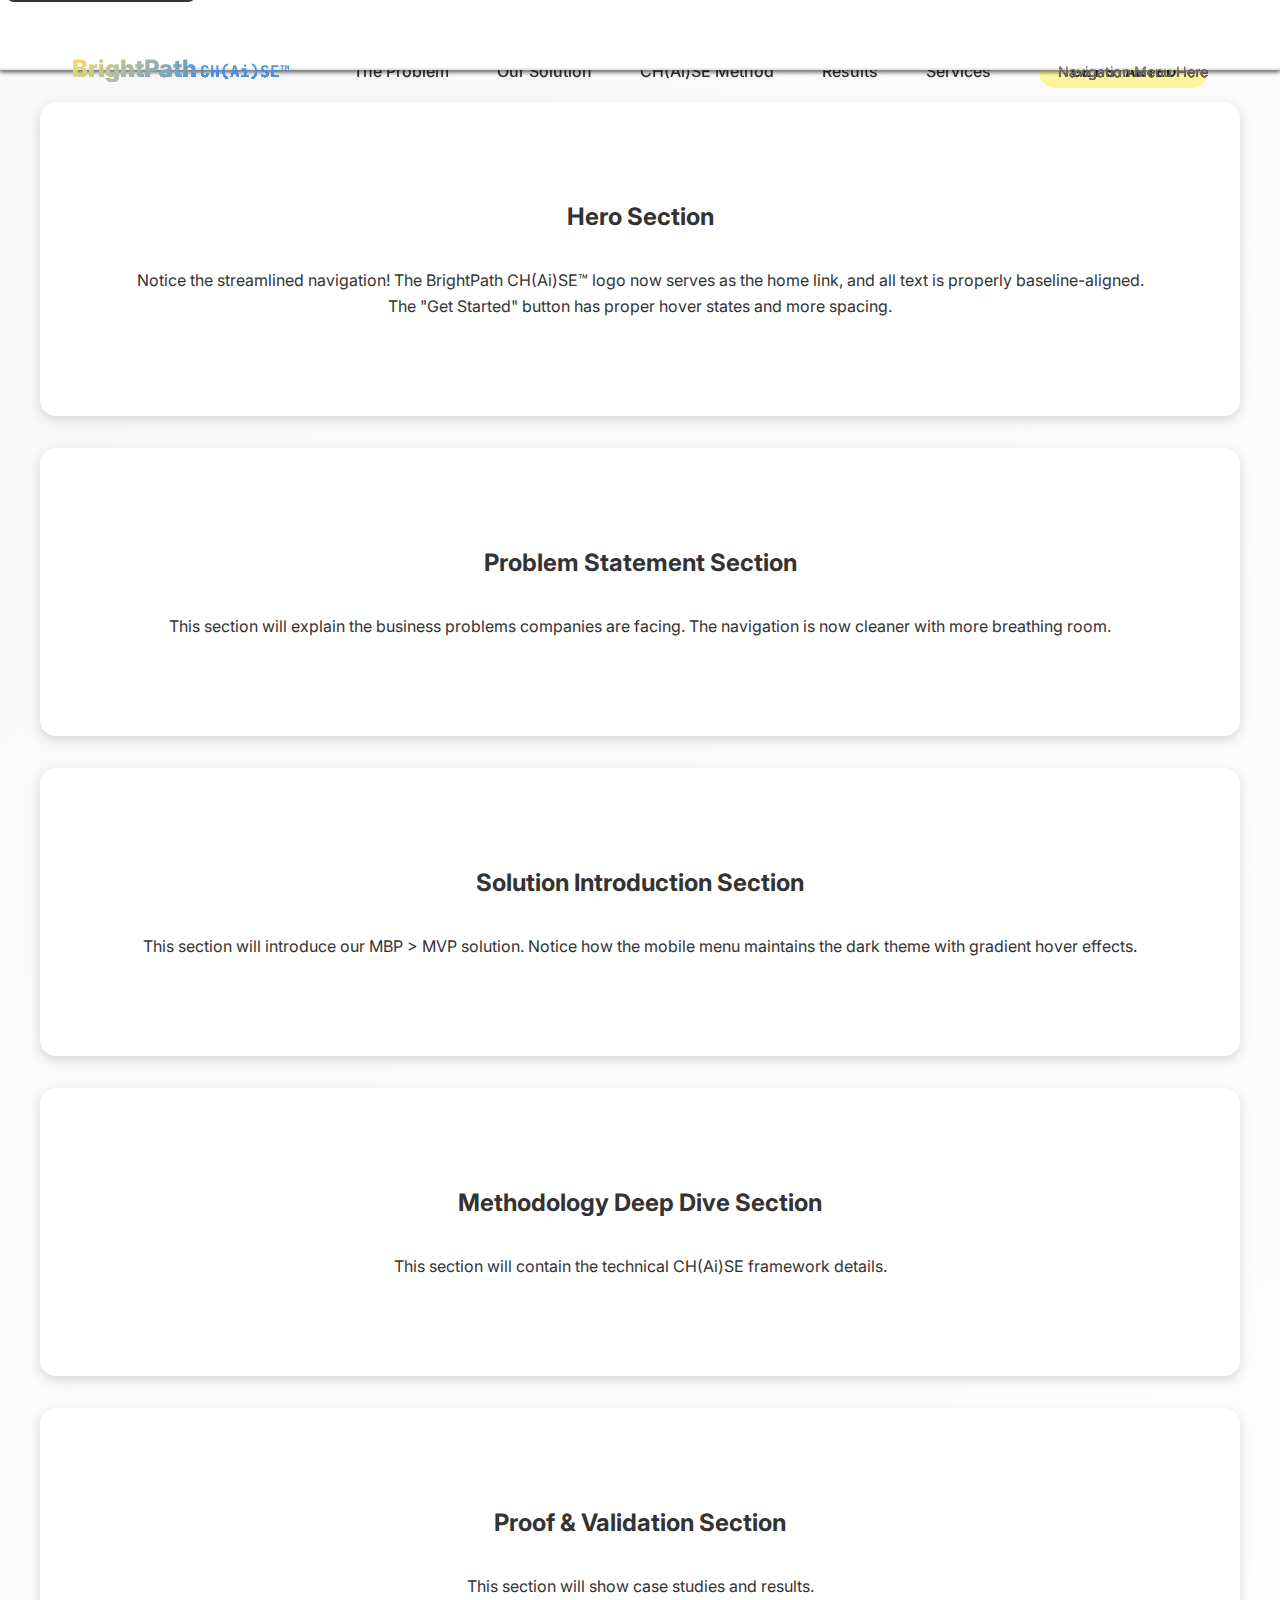
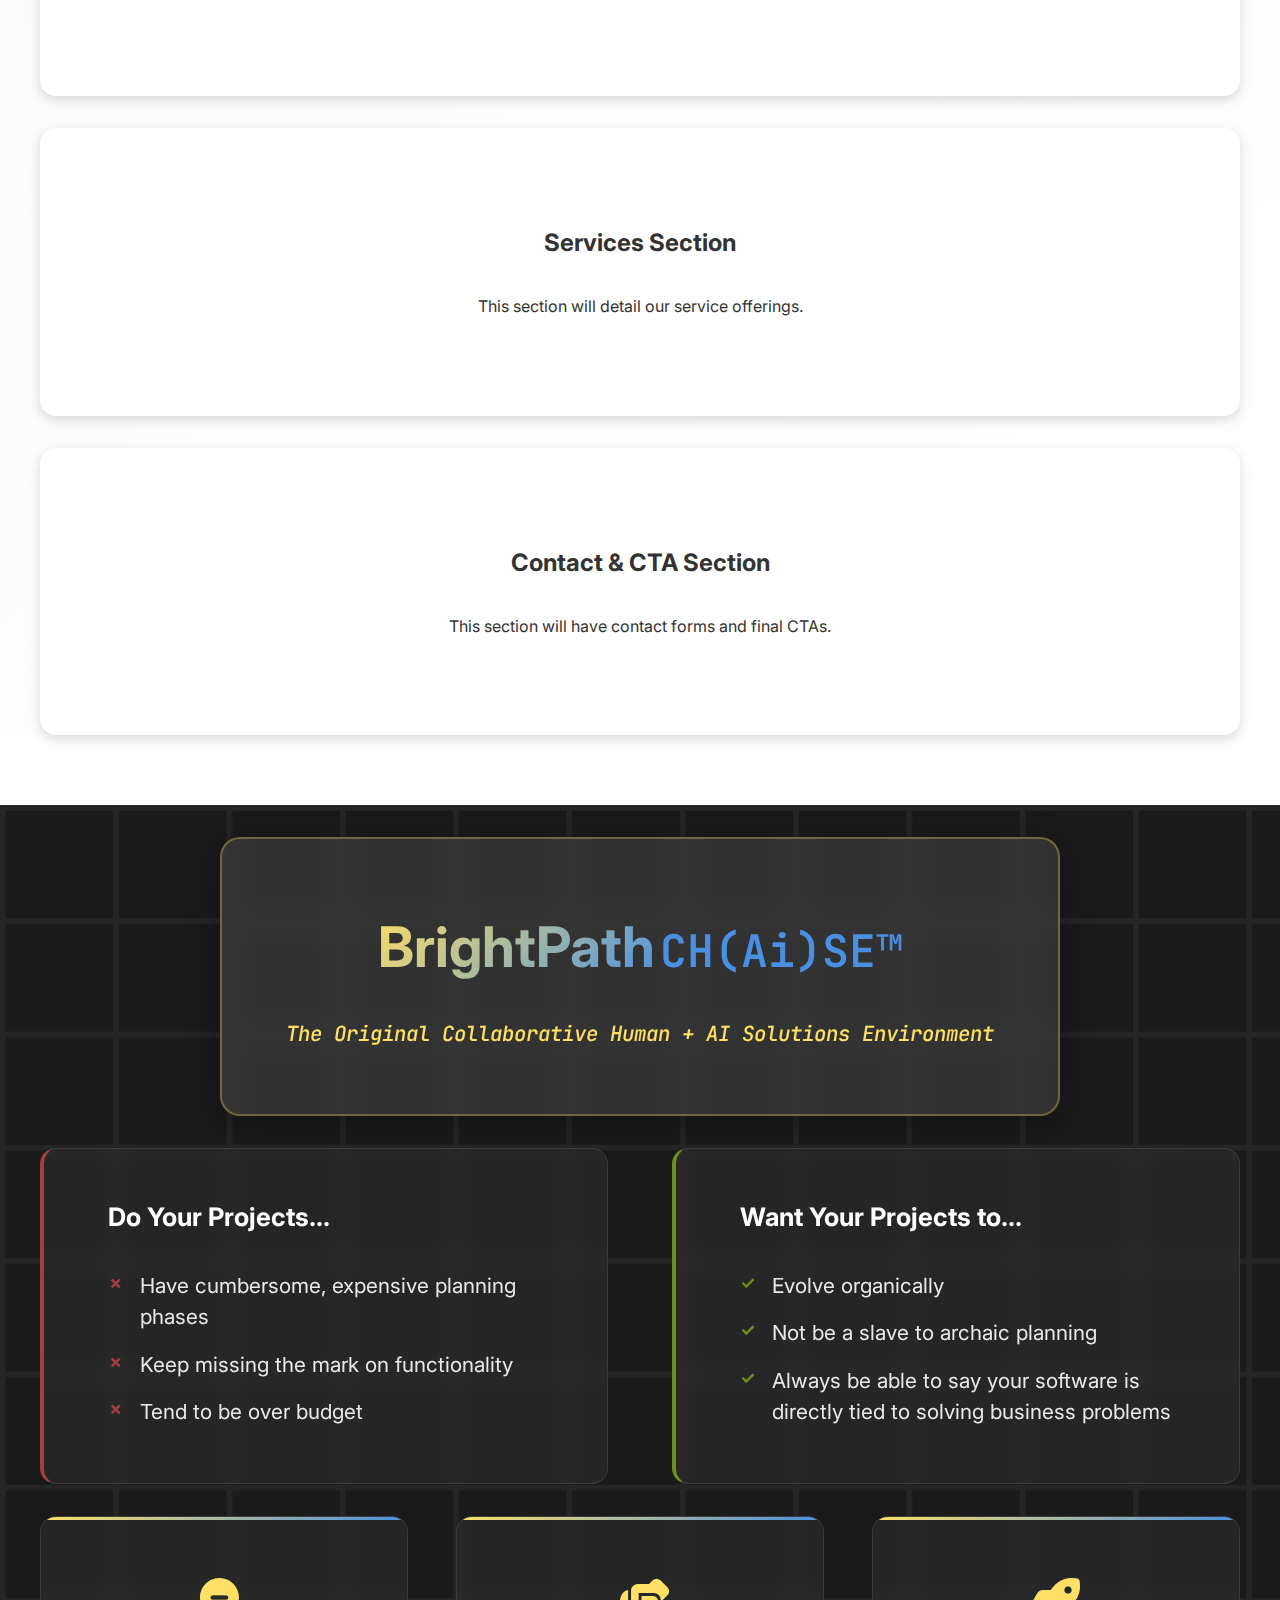
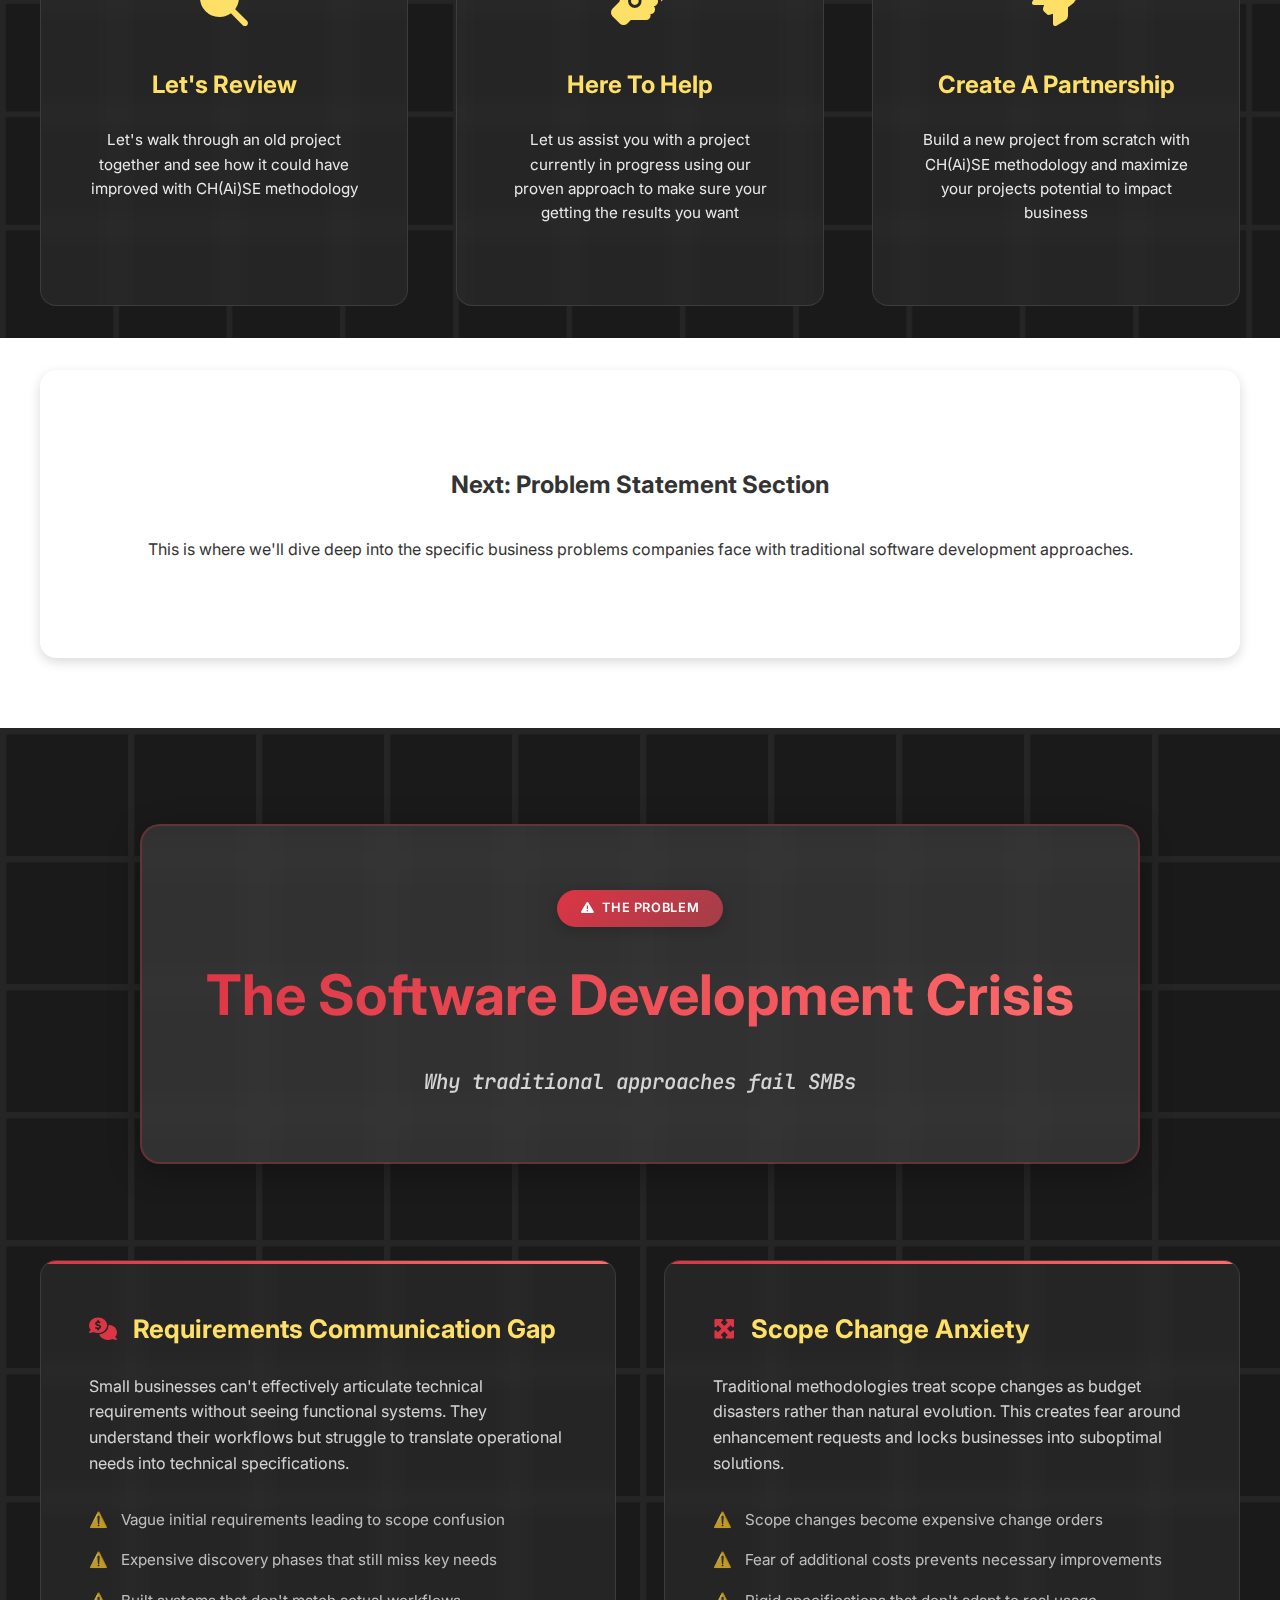
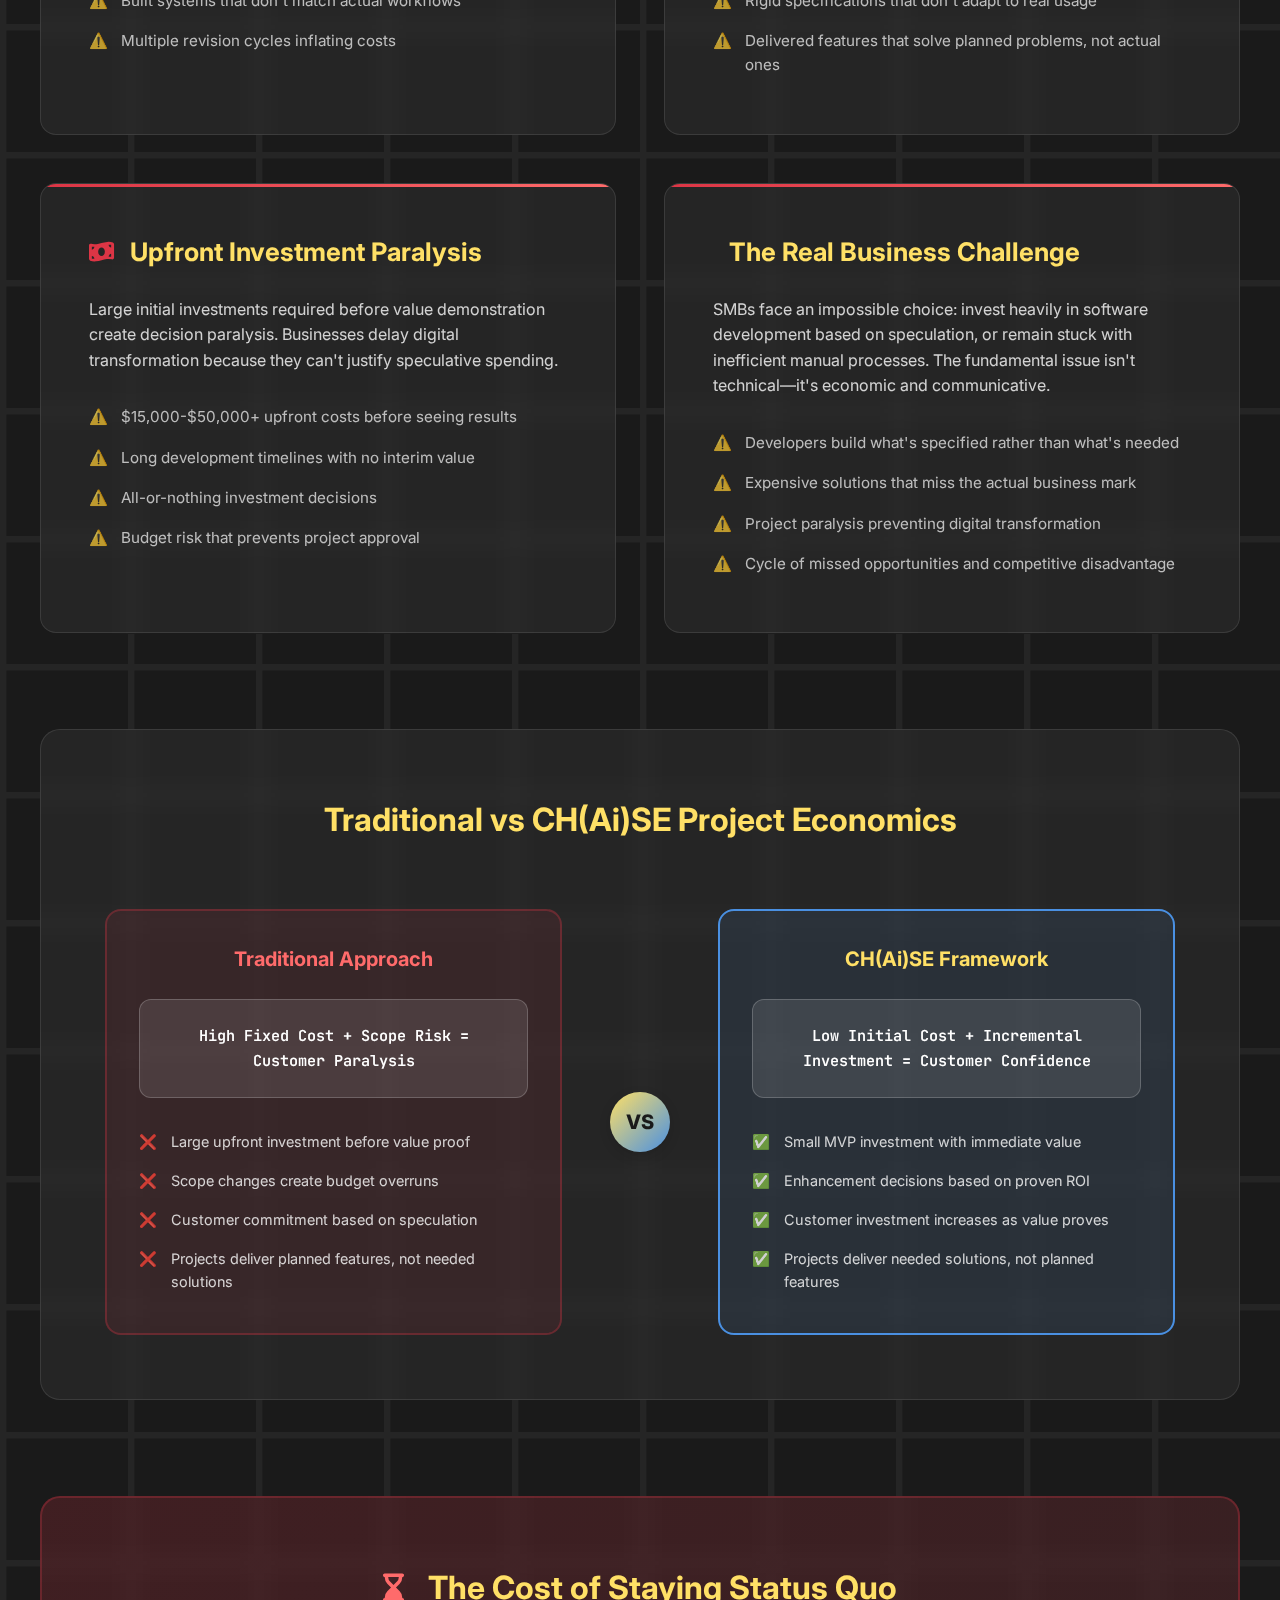
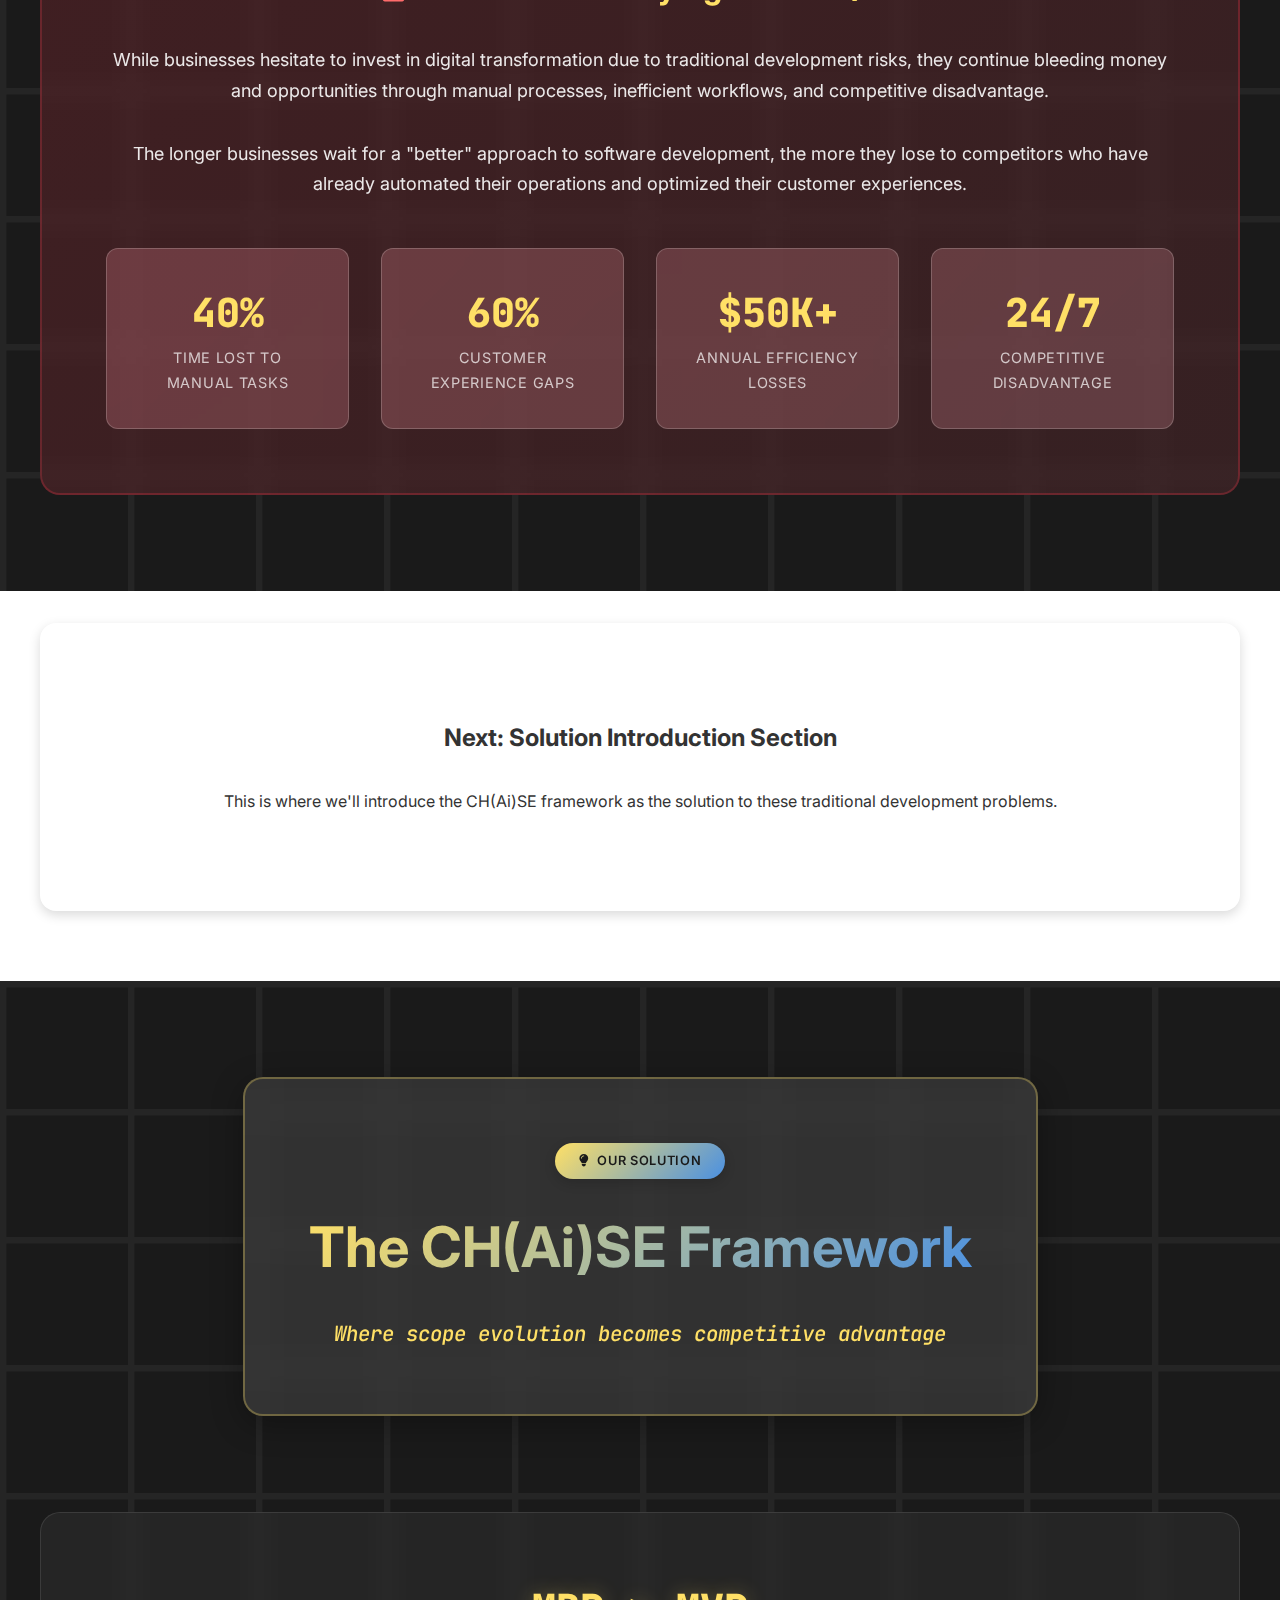
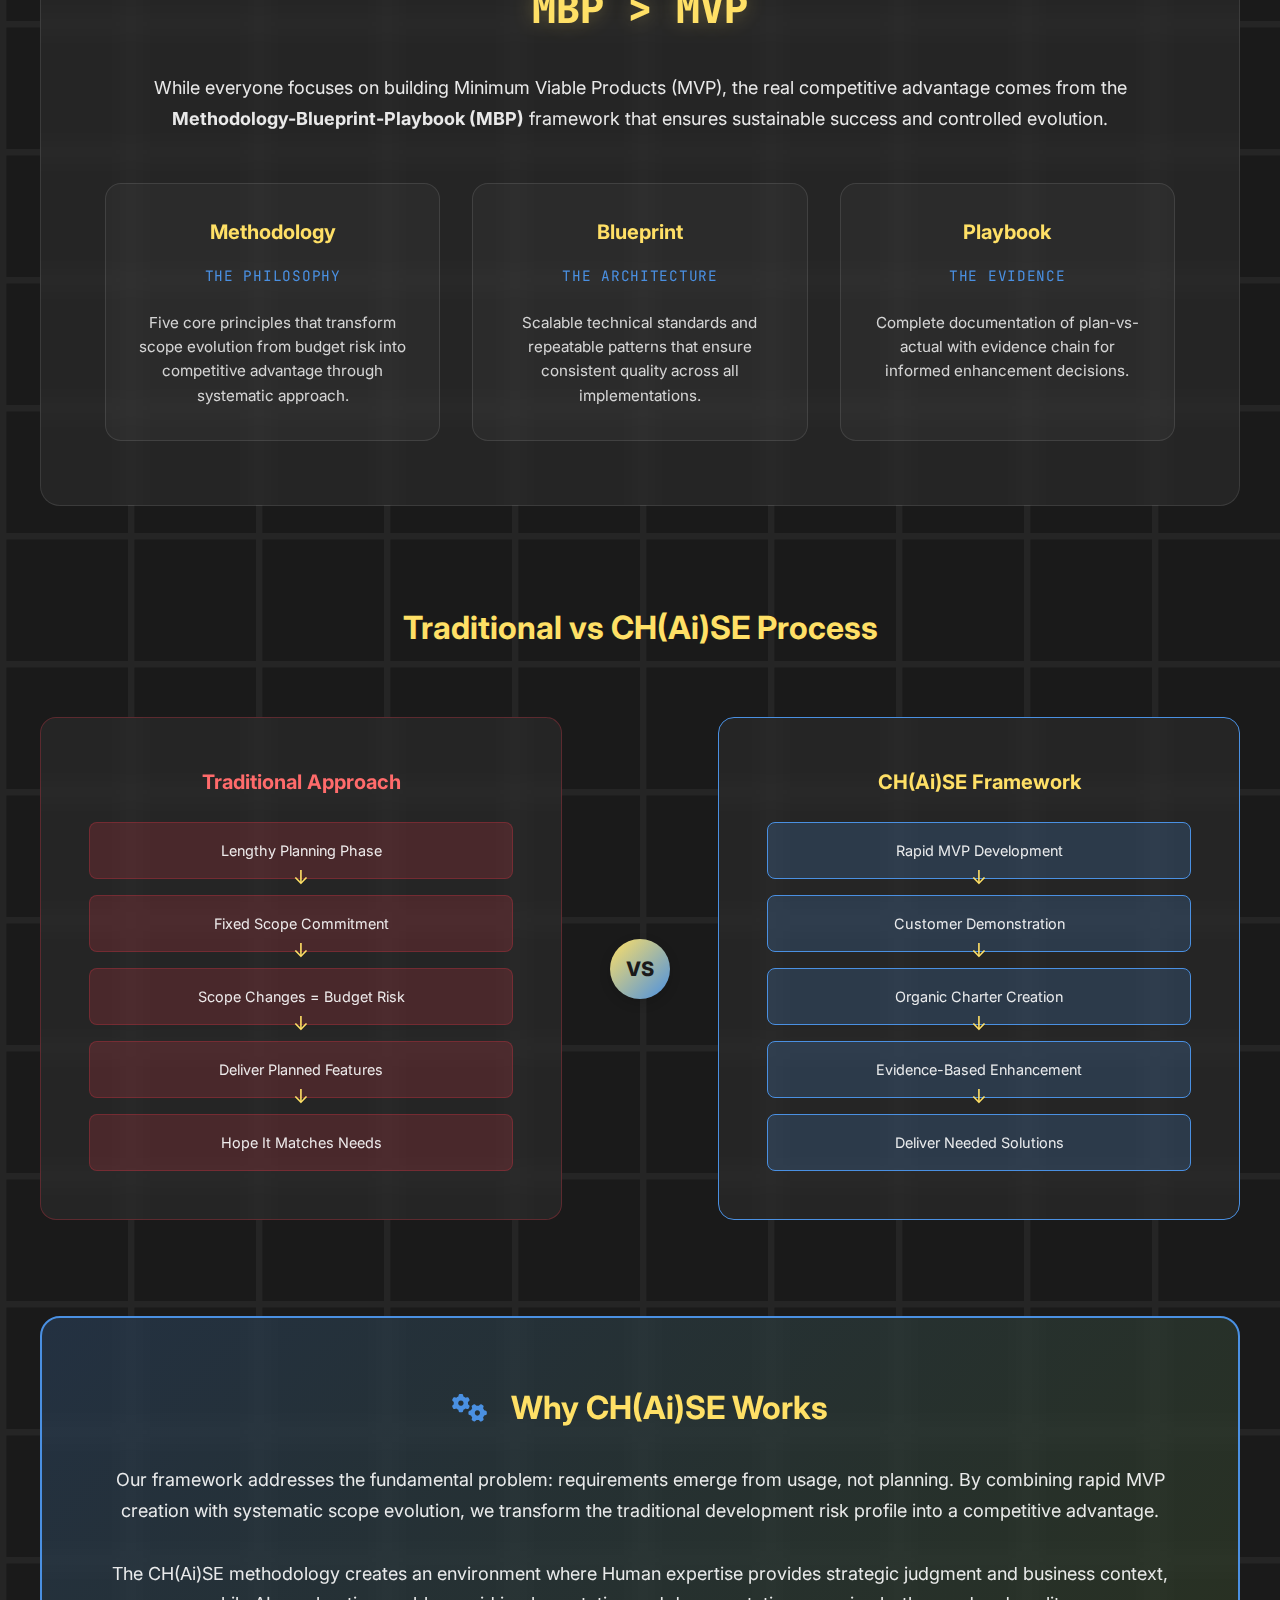
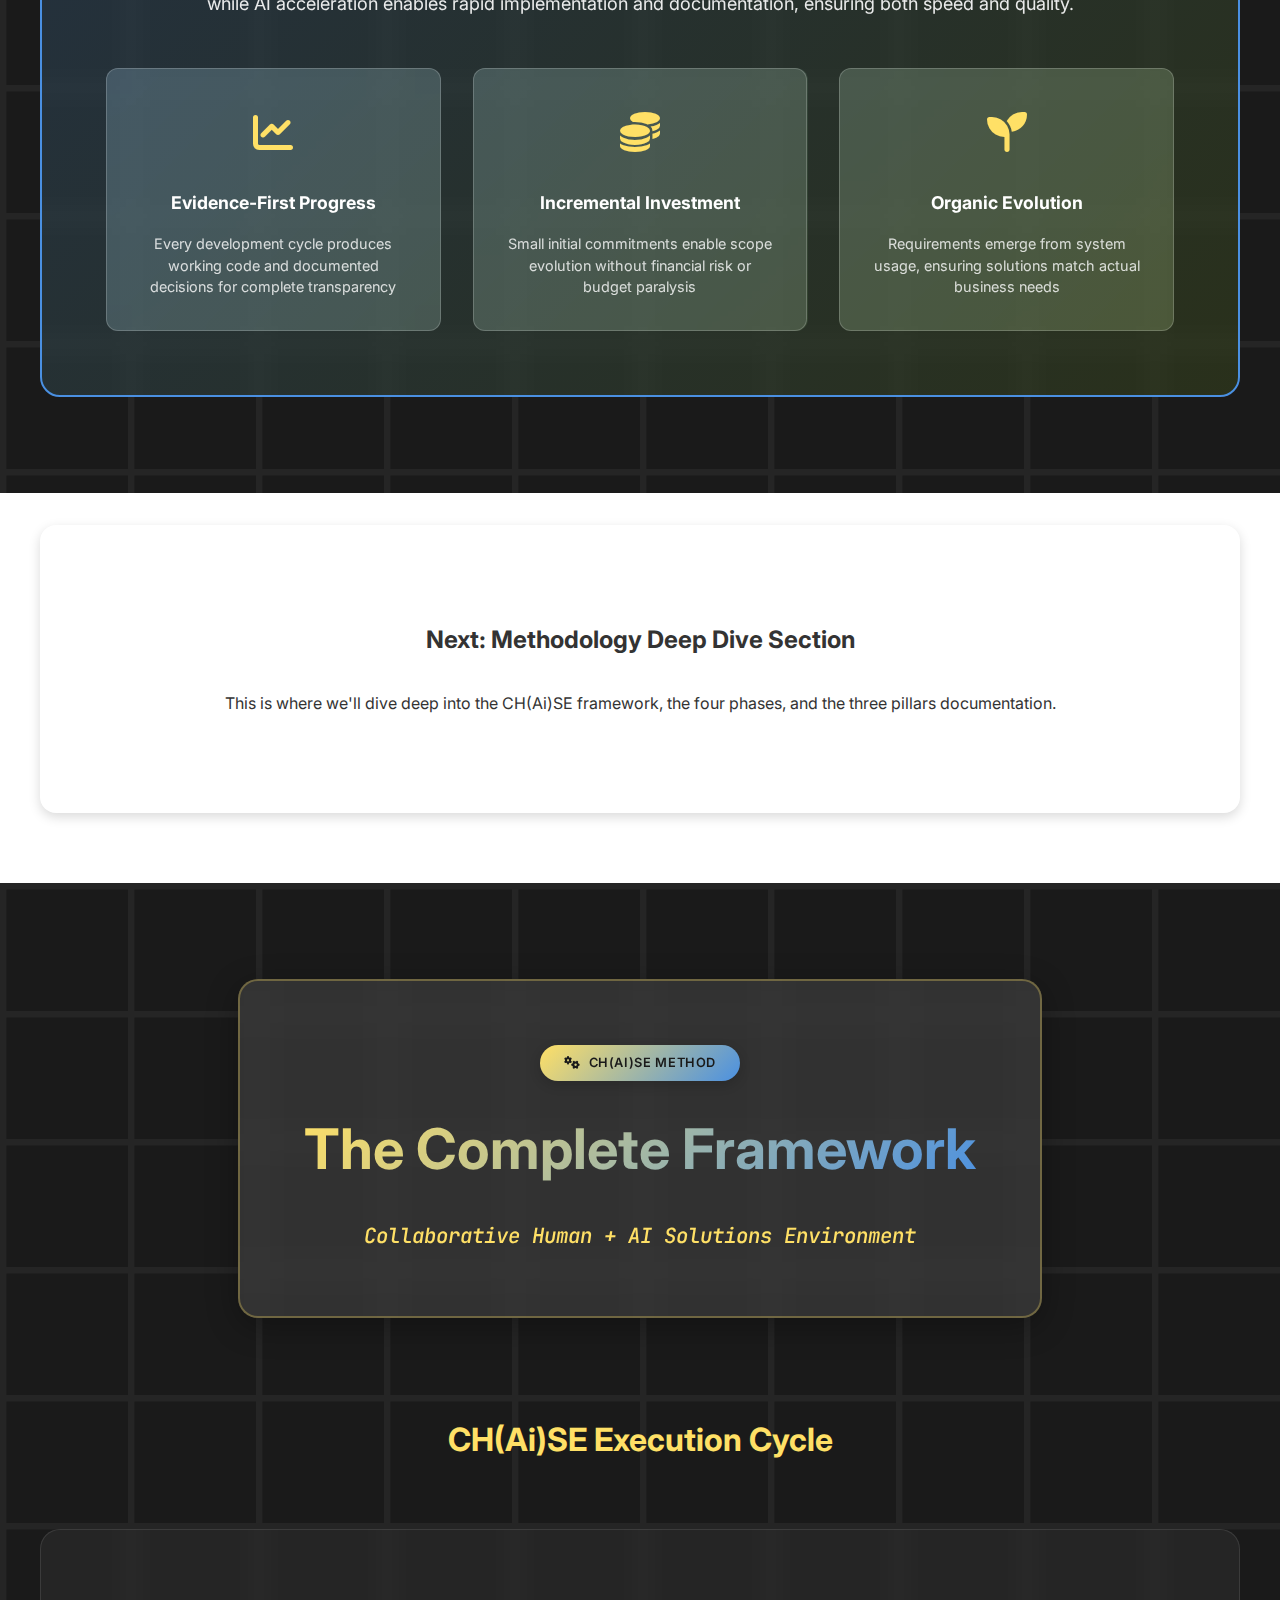
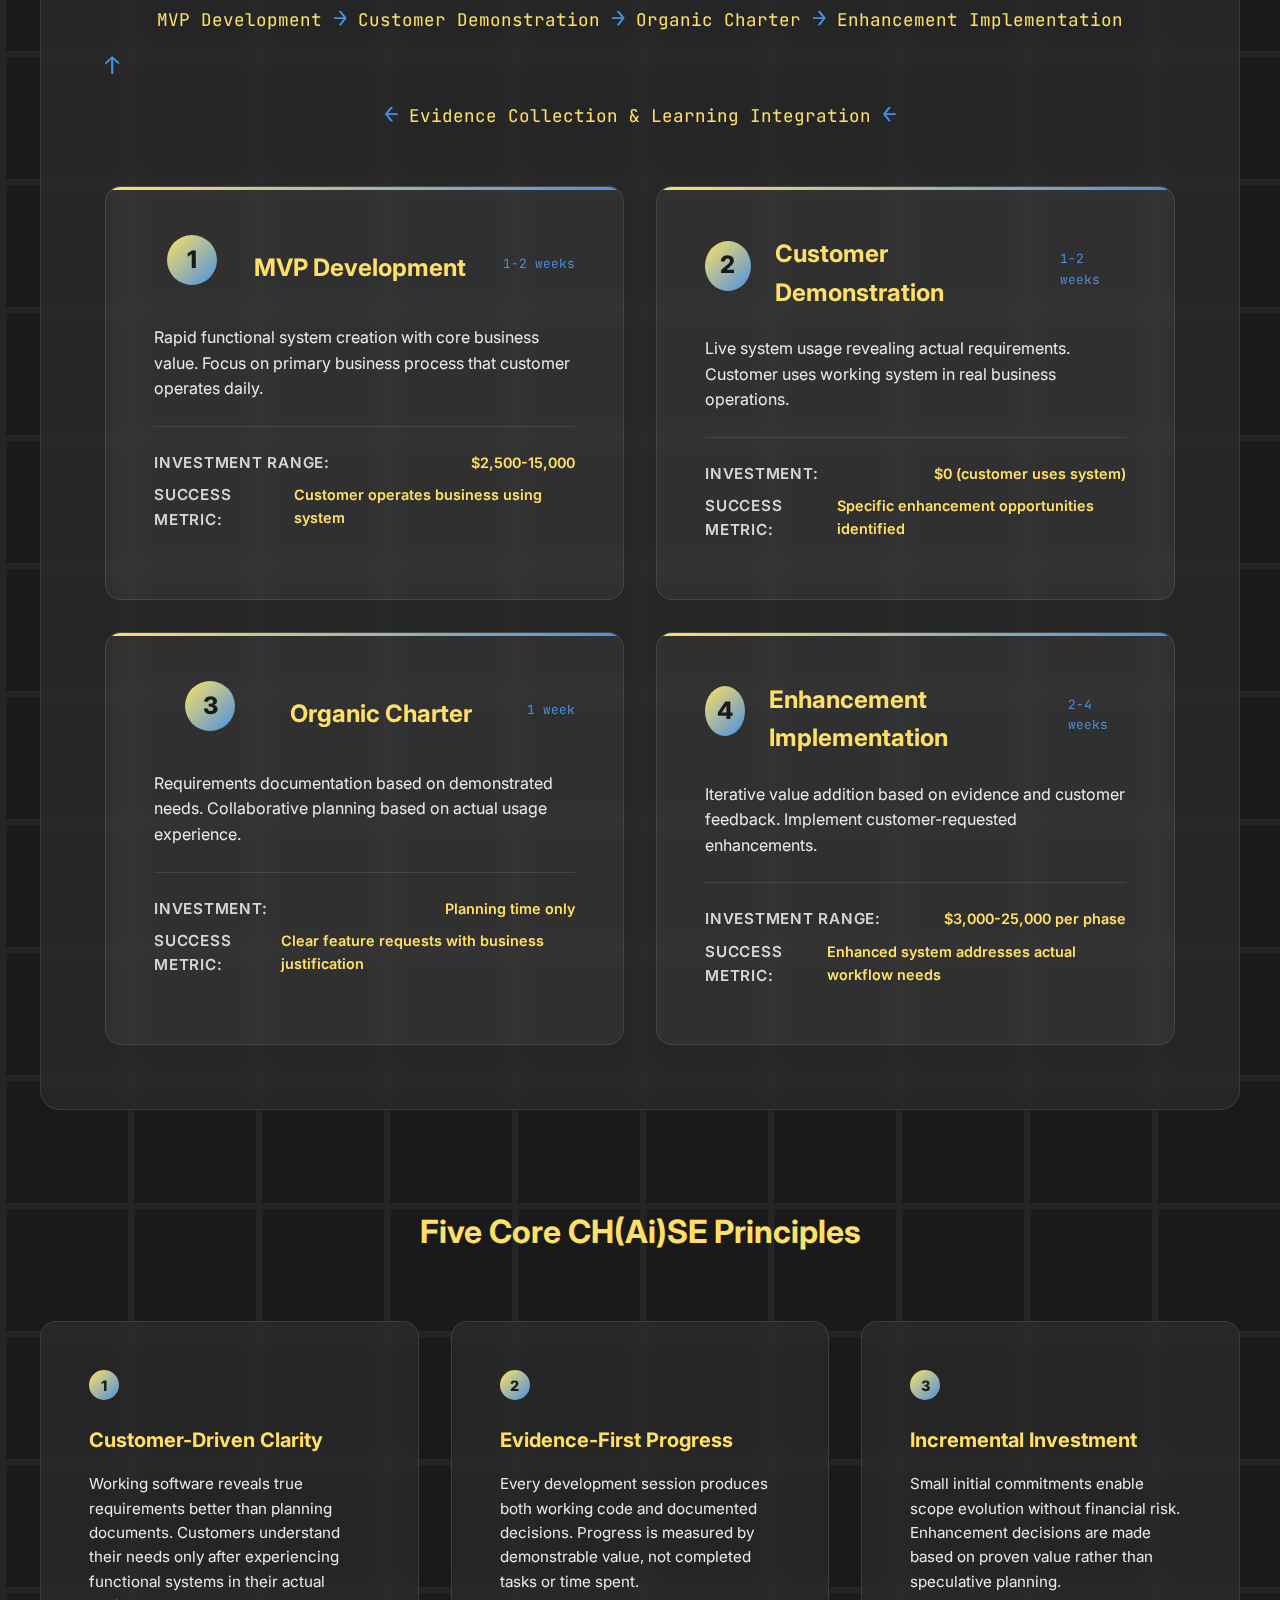
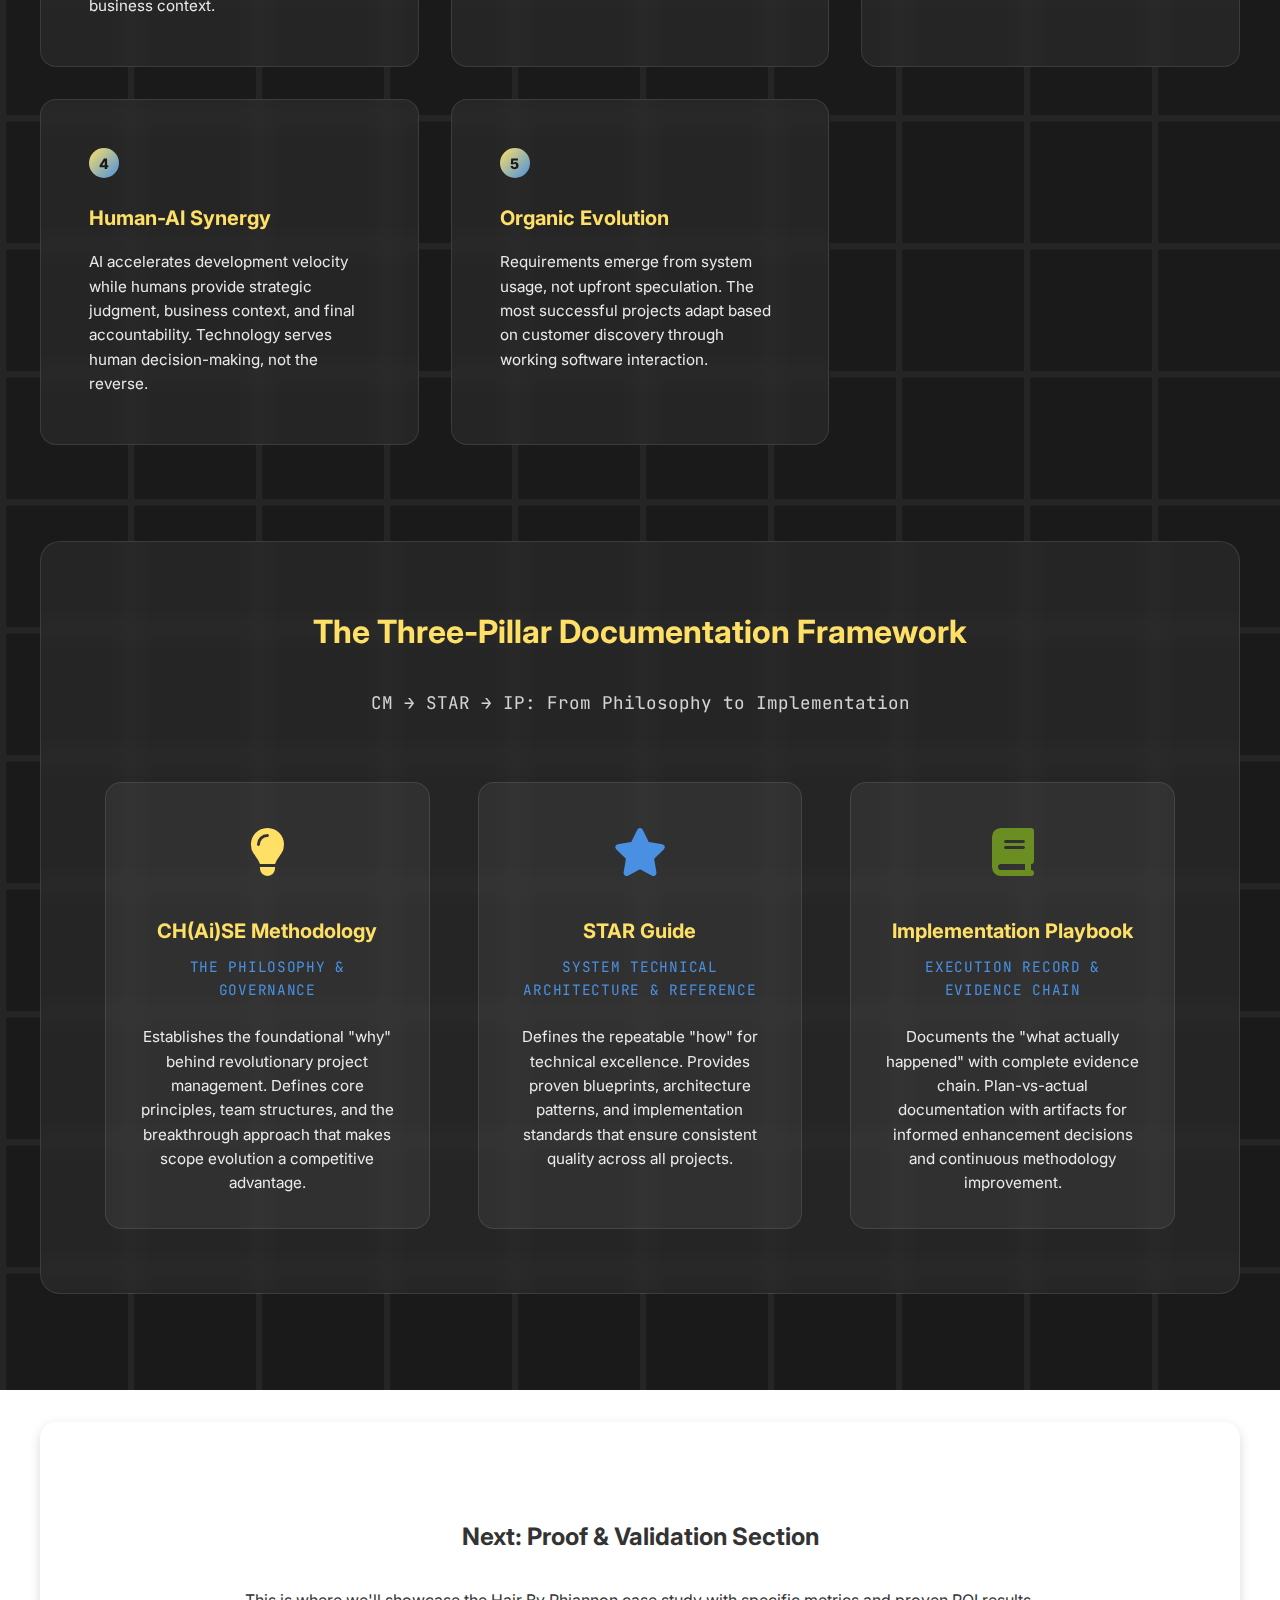
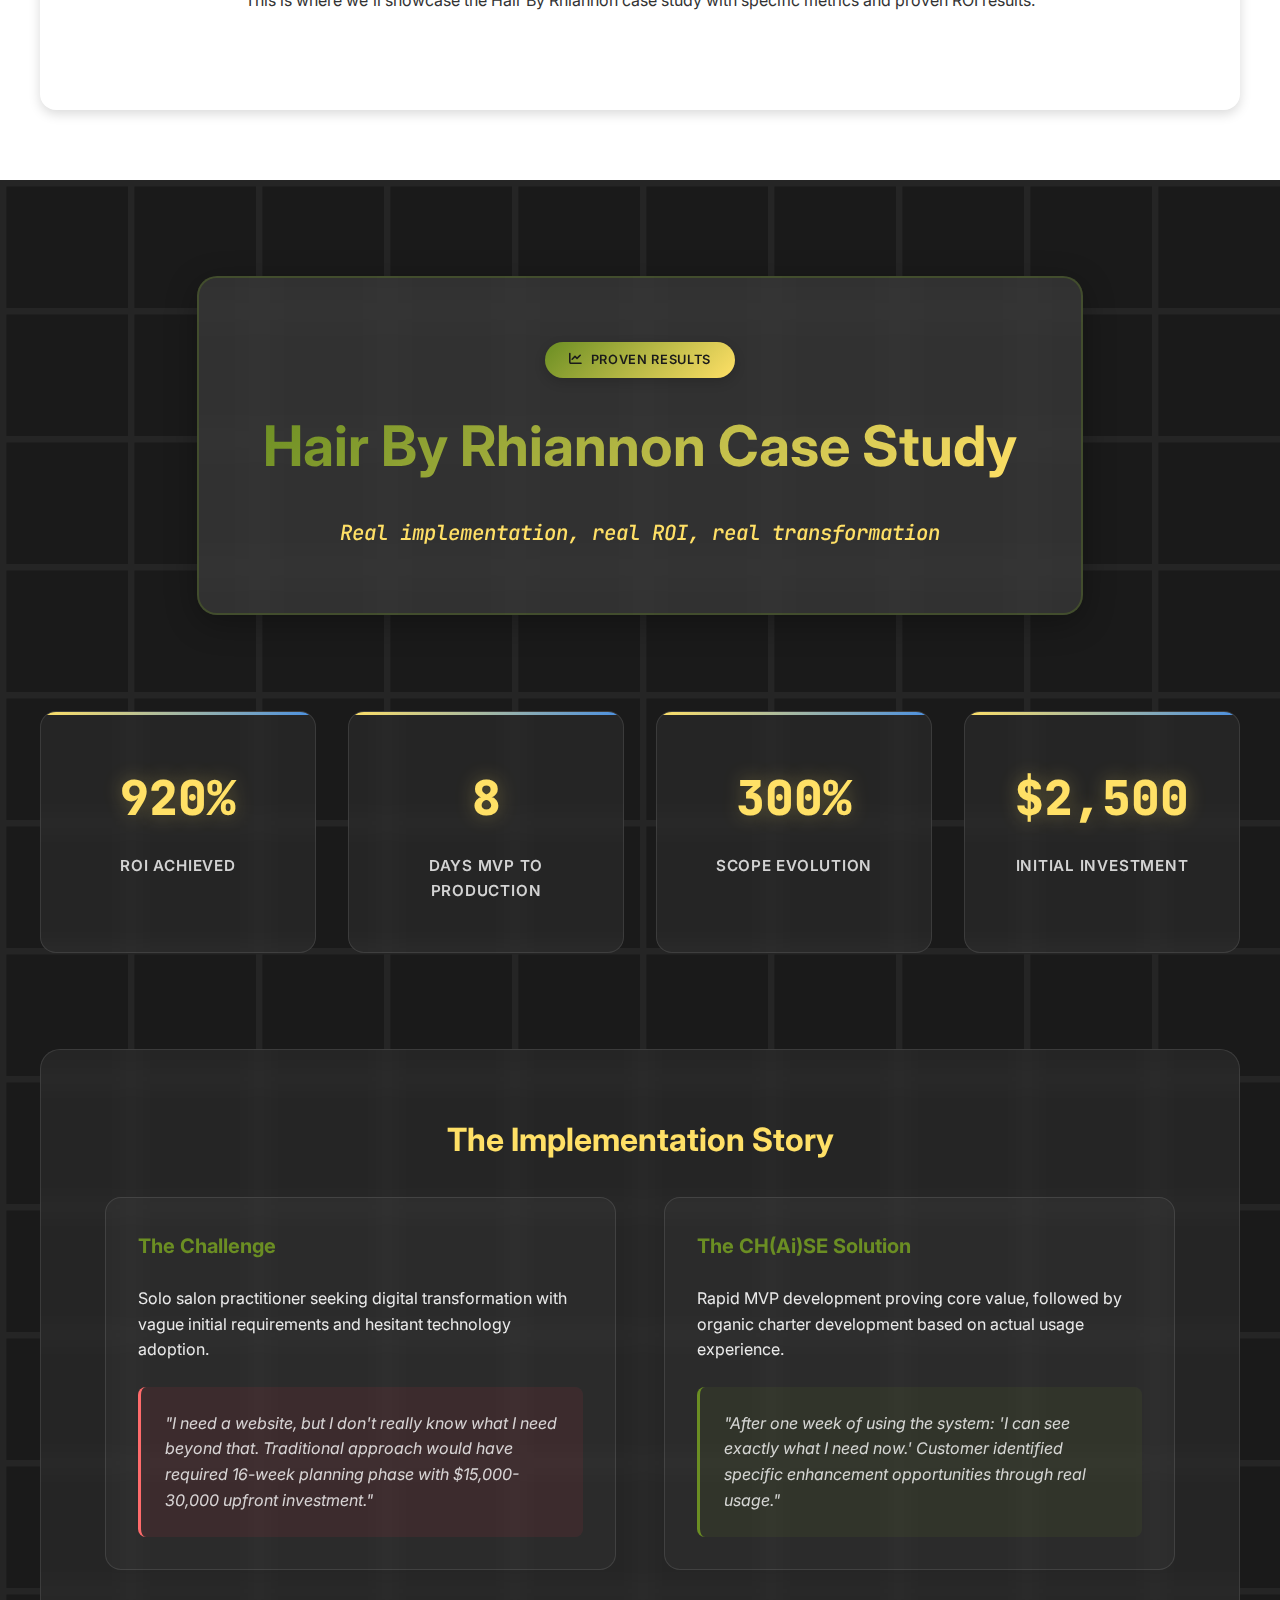
<file: Chat GPT - combined/combined_index.html>
<!DOCTYPE html>
<html lang="en">
<head>
<meta charset="utf-8">
<title>Combined</title>
<link href="https://fonts.googleapis.com/css2?family=Inter:wght@300;400;500;600;700;800&family=JetBrains+Mono:wght@300;400;500;600;700&display=swap" rel="stylesheet">
<link rel="stylesheet" href="https://cdnjs.cloudflare.com/ajax/libs/font-awesome/6.4.0/css/all.min.css">
<link rel="stylesheet" href="combined_style.css">
</head>
<body>
<header>
<!-- BEGIN navigation.html -->

    <!-- NAVIGATION - Skip Link for Accessibility -->
    <a href="#main-content" class="skip-link">Skip to main content</a>

    <!-- NAVIGATION - Fixed Header with Streamlined Menu -->
    <nav class="navbar" id="navbar">
        <div class="nav-content">
            <!-- NAVIGATION - Enhanced Logo serves as Home Link -->
            <div class="logo" onclick="scrollToTop()" role="button" tabindex="0" aria-label="BrightPath home">
                <span class="logo-text">BrightPath</span>
                <span class="logo-chase">CH(Ai)SE™</span>
            </div>
            
            <!-- NAVIGATION - Mobile Menu Toggle -->
            <button class="mobile-menu-toggle" id="mobile-toggle" aria-label="Toggle navigation menu" aria-expanded="false">
                <span></span>
                <span></span>
                <span></span>
            </button>
            
            <!-- NAVIGATION - Streamlined Menu Links (No Home) -->
            <ul class="nav-links" id="nav-menu" role="menubar">
                <!-- Updated - all use the same pattern -->
<li role="none"><a href="#problem" role="menuitem" onclick="return scrollToSection('problem', event)">The Problem</a></li>
<li role="none"><a href="#solution" role="menuitem" onclick="return scrollToSection('solution', event)">Our Solution</a></li>
<li role="none"><a href="#methodology" role="menuitem" onclick="return scrollToSection('methodology', event)">CH(Ai)SE Method</a></li>
<li role="none"><a href="#results" role="menuitem" onclick="return scrollToSection('results', event)">Results</a></li>
<li role="none"><a href="#services" role="menuitem" onclick="return scrollToSection('services', event)">Services</a></li>
<li role="none"><a href="#contact" class="nav-cta" role="menuitem" onclick="return scrollToSection('contact', event)">Get Started</a></li>
            </ul>
        </div>
    </nav>

    <!-- NAVIGATION - Mobile Overlay for closing menu -->
    <div class="mobile-overlay" id="mobile-overlay"></div>

    <!-- Demo Content to Test Navigation -->
    <main id="main-content" class="demo-content">
        <div class="demo-section" id="hero">
            <h2>Hero Section</h2>
            <p>Notice the streamlined navigation! The BrightPath CH(Ai)SE™ logo now serves as the home link, and all text is properly baseline-aligned. The "Get Started" button has proper hover states and more spacing.</p>
        </div>

        <div class="demo-section" id="problem">
            <h2>Problem Statement Section</h2>
            <p>This section will explain the business problems companies are facing. The navigation is now cleaner with more breathing room.</p>
        </div>

        <div class="demo-section" id="solution">
            <h2>Solution Introduction Section</h2>
            <p>This section will introduce our MBP > MVP solution. Notice how the mobile menu maintains the dark theme with gradient hover effects.</p>
        </div>

        <div class="demo-section" id="methodology">
            <h2>Methodology Deep Dive Section</h2>
            <p>This section will contain the technical CH(Ai)SE framework details.</p>
        </div>

        <div class="demo-section" id="results">
            <h2>Proof & Validation Section</h2>
            <p>This section will show case studies and results.</p>
        </div>

        <div class="demo-section" id="services">
            <h2>Services Section</h2>
            <p>This section will detail our service offerings.</p>
        </div>

        <div class="demo-section" id="contact">
            <h2>Contact & CTA Section</h2>
            <p>This section will have contact forms and final CTAs.</p>
        </div>
    </main>

    

<!-- END navigation.html -->
</header>
<section id="hero" data-source="hero.html">
<!-- BEGIN hero.html -->

    <!-- NAVIGATION - Simplified for Demo -->
    <nav class="navbar" id="navbar">
        <div class="nav-content">
            <div class="logo">
                <span class="logo-text">BrightPath</span>
                <span class="logo-chase">CH(Ai)SE™</span>
            </div>
            <div class="nav-demo">Navigation Menu Here</div>
        </div>
    </nav>

    <!-- HERO SECTION - Bad/Good Project Layout with L-Shaped Connectors -->
    <section class="hero" id="hero">
        <div class="hero-container">
            <!-- HERO - Company Introduction in Container -->
            <div class="hero-intro">
                <div class="hero-company-container">
                    <div class="hero-company">
                        <span class="hero-company-name">BrightPath</span>
                        <span class="hero-company-chase">CH(Ai)SE™</span>
                    </div>
                    
                    <p class="hero-tagline">The Original Collaborative Human + AI Solutions Environment</p>
                </div>
            </div>

            <!-- HERO - Bad Project vs Good Project with L-Shaped Arrow Connectors -->
            <div class="hero-comparison-section">
                <div class="hero-comparison">
                    
                    <!-- Left Box - Bad Project -->
                    <div class="hero-box bad-project">
                        <h2>Do Your Projects...</h2>
                        <ul>
                            <li>Have cumbersome, expensive planning phases</li>
                            <li>Keep missing the mark on functionality</li>
                            <li>Tend to be over budget</li>
                        </ul>
                    </div>

                    <!-- Right Box - Good Project -->
                    <div class="hero-box good-project">
                        <h2>Want Your Projects to...</h2>
                        <ul>
                            <li>Evolve organically</li>
                            <li>Not be a slave to archaic planning</li>
                            <li>Always be able to say your software is directly tied to solving business problems</li>
                        </ul>
                    </div>

                </div>

                <!-- Left L-Shaped Connector
                <div class="connector-left">
                    <svg class="connector-svg" viewBox="0 0 120 200">
                        L-shaped path: horizontal line (20px) + vertical line + horizontal line
                        <path class="connector-line" d="M 20,100 L 0,100 L 0,150 L 115,150" />
                        Arrowhead pointing right
                        <polygon class="arrowhead" points="115,145 125,150 115,155" />
                    </svg>
                </div>

                Right L-Shaped Connector
                <div class="connector-right">
                    <svg class="connector-svg" viewBox="0 0 120 200">
                        L-shaped path: horizontal line (20px) + vertical line + horizontal line
                        <path class="connector-line" d="M 100,100 L 120,100 L 120,150 L 5,150" />
                        Arrowhead pointing left
                        <polygon class="arrowhead" points="5,145 -5,150 5,155" />
                    </svg>
                </div> -->
            </div>

            <!-- HERO - Three CTA Options -->
            <div class="hero-cta">
                
                <a href="#problem" class="cta-option" onclick="return scrollToSection('problem', event)">
                    <div class="cta-icon">
                        <i class="fas fa-search-minus"></i>
                    </div>
                    <h3>Let's Review</h3>
                    <p>Let's walk through an old project together and see how it could have improved with CH(Ai)SE methodology</p>
                </a>

                <a href="#services" class="cta-option" onclick="return scrollToSection('services', event)">
                    <div class="cta-icon">
                        <i class="fas fa-hands-helping"></i>
                    </div>
                    <h3>Here To Help</h3>
                    <p>Let us assist you with a project currently in progress using our proven approach to make sure your getting the results you want</p>
                </a>

                <a href="#contact" class="cta-option" onclick="return scrollToSection('contact', event)">
                    <div class="cta-icon">
                        <i class="fas fa-rocket"></i>
                    </div>
                    <h3>Create A Partnership</h3>
                    <p>Build a new project from scratch with CH(Ai)SE methodology and maximize your projects potential to impact business</p>
                </a>

            </div>

        </div>
    </section>

    <!-- Demo Next Section -->
    <section class="demo-section" id="problem">
        <h2>Next: Problem Statement Section</h2>
        <p>This is where we'll dive deep into the specific business problems companies face with traditional software development approaches.</p>
    </section>

    

<!-- END hero.html -->
</section>
<section id="problem" data-source="problem.html">
<!-- BEGIN problem.html -->

    <!-- NAVIGATION - Simplified for Demo -->
    <nav class="navbar" id="navbar">
        <div class="nav-content">
            <div class="logo">
                <span class="logo-text">BrightPath</span>
                <span class="logo-chase">CH(Ai)SE™</span>
            </div>
            <div class="nav-demo">Navigation Menu Here</div>
        </div>
    </nav>

    <!-- PROBLEM STATEMENT SECTION - Dark Background Layout with Grid Pattern -->
    <section class="problem" id="problem">
        <div class="problem-container">
            <!-- PROBLEM - Header Introduction -->
            <div class="problem-intro">
                <div class="problem-header-container">
                    <div class="problem-badge">
                        <i class="fas fa-exclamation-triangle"></i>
                        <span>The Problem</span>
                    </div>
                    <div class="problem-title">The Software Development Crisis</div>
                    <div class="problem-subtitle">Why traditional approaches fail SMBs</div>
                </div>
            </div>

            <!-- PROBLEM - Two Column Content Layout -->
            <div class="problem-content">
                <div class="problem-box">
                    <h2>
                        <i class="fas fa-comments-dollar"></i>
                        Requirements Communication Gap
                    </h2>
                    <p>
                        Small businesses can't effectively articulate technical requirements without seeing functional systems. They understand their workflows but struggle to translate operational needs into technical specifications.
                    </p>
                    <ul>
                        <li>Vague initial requirements leading to scope confusion</li>
                        <li>Expensive discovery phases that still miss key needs</li>
                        <li>Built systems that don't match actual workflows</li>
                        <li>Multiple revision cycles inflating costs</li>
                    </ul>
                </div>

                <div class="problem-box">
                    <h2>
                        <i class="fas fa-expand-arrows-alt"></i>
                        Scope Change Anxiety
                    </h2>
                    <p>
                        Traditional methodologies treat scope changes as budget disasters rather than natural evolution. This creates fear around enhancement requests and locks businesses into suboptimal solutions.
                    </p>
                    <ul>
                        <li>Scope changes become expensive change orders</li>
                        <li>Fear of additional costs prevents necessary improvements</li>
                        <li>Rigid specifications that don't adapt to real usage</li>
                        <li>Delivered features that solve planned problems, not actual ones</li>
                    </ul>
                </div>

                <div class="problem-box">
                    <h2>
                        <i class="fas fa-money-bill-wave"></i>
                        Upfront Investment Paralysis
                    </h2>
                    <p>
                        Large initial investments required before value demonstration create decision paralysis. Businesses delay digital transformation because they can't justify speculative spending.
                    </p>
                    <ul>
                        <li>$15,000-$50,000+ upfront costs before seeing results</li>
                        <li>Long development timelines with no interim value</li>
                        <li>All-or-nothing investment decisions</li>
                        <li>Budget risk that prevents project approval</li>
                    </ul>
                </div>

                <div class="problem-box">
                    <h2>
                        <i class="fas fa-chart-line-down"></i>
                        The Real Business Challenge
                    </h2>
                    <p>
                        SMBs face an impossible choice: invest heavily in software development based on speculation, or remain stuck with inefficient manual processes. The fundamental issue isn't technical—it's economic and communicative.
                    </p>
                    <ul>
                        <li>Developers build what's specified rather than what's needed</li>
                        <li>Expensive solutions that miss the actual business mark</li>
                        <li>Project paralysis preventing digital transformation</li>
                        <li>Cycle of missed opportunities and competitive disadvantage</li>
                    </ul>
                </div>
            </div>

            <!-- PROBLEM - Economics Comparison -->
            <div class="economics-comparison">
                <h3>Traditional vs CH(Ai)SE Project Economics</h3>
                <div class="economics-grid">
                    <div class="economics-side traditional">
                        <h4>Traditional Approach</h4>
                        <div class="economics-formula">
                            High Fixed Cost + Scope Risk = Customer Paralysis
                        </div>
                        <ul class="economics-effects">
                            <li>Large upfront investment before value proof</li>
                            <li>Scope changes create budget overruns</li>
                            <li>Customer commitment based on speculation</li>
                            <li>Projects deliver planned features, not needed solutions</li>
                        </ul>
                    </div>

                    <div class="vs-divider">
                        <div class="vs-circle">VS</div>
                    </div>

                    <div class="economics-side chase">
                        <h4>CH(Ai)SE Framework</h4>
                        <div class="economics-formula">
                            Low Initial Cost + Incremental Investment = Customer Confidence
                        </div>
                        <ul class="economics-effects">
                            <li>Small MVP investment with immediate value</li>
                            <li>Enhancement decisions based on proven ROI</li>
                            <li>Customer investment increases as value proves</li>
                            <li>Projects deliver needed solutions, not planned features</li>
                        </ul>
                    </div>
                </div>
            </div>

            <!-- PROBLEM - Cost of Inaction -->
            <div class="cost-inaction">
                <h3>
                    <i class="fas fa-hourglass-end"></i>
                    The Cost of Staying Status Quo
                </h3>
                <p>
                    While businesses hesitate to invest in digital transformation due to traditional development risks, they continue bleeding money and opportunities through manual processes, inefficient workflows, and competitive disadvantage.
                </p>
                <p>
                    The longer businesses wait for a "better" approach to software development, the more they lose to competitors who have already automated their operations and optimized their customer experiences.
                </p>

                <div class="inaction-stats">
                    <div class="inaction-stat">
                        <span class="stat-number">40%</span>
                        <span class="stat-label">Time Lost to Manual Tasks</span>
                    </div>
                    <div class="inaction-stat">
                        <span class="stat-number">60%</span>
                        <span class="stat-label">Customer Experience Gaps</span>
                    </div>
                    <div class="inaction-stat">
                        <span class="stat-number">$50K+</span>
                        <span class="stat-label">Annual Efficiency Losses</span>
                    </div>
                    <div class="inaction-stat">
                        <span class="stat-number">24/7</span>
                        <span class="stat-label">Competitive Disadvantage</span>
                    </div>
                </div>
            </div>
        </div>
    </section>

    <!-- Demo Next Section -->
    <section class="demo-section" id="solution">
        <h2>Next: Solution Introduction Section</h2>
        <p>This is where we'll introduce the CH(Ai)SE framework as the solution to these traditional development problems.</p>
    </section>

    

<!-- END problem.html -->
</section>
<section id="solution" data-source="solution.html">
<!-- BEGIN solution.html -->

    <!-- NAVIGATION - Simplified for Demo -->
    <nav class="navbar" id="navbar">
        <div class="nav-content">
            <div class="logo">
                <span class="logo-text">BrightPath</span>
                <span class="logo-chase">CH(Ai)SE™</span>
            </div>
            <div class="nav-demo">Navigation Menu Here</div>
        </div>
    </nav>

    <!-- SOLUTION INTRODUCTION SECTION - Dark Background Layout with Grid Pattern -->
    <section class="solution" id="solution">
        <div class="solution-container">
            <!-- SOLUTION - Header Introduction -->
            <div class="solution-intro">
                <div class="solution-header-container">
                    <div class="solution-badge">
                        <i class="fas fa-lightbulb"></i>
                        <span>Our Solution</span>
                    </div>
                    <div class="solution-title">The CH(Ai)SE Framework</div>
                    <div class="solution-subtitle">Where scope evolution becomes competitive advantage</div>
                </div>
            </div>

            <!-- SOLUTION - MBP > MVP Differentiator -->
            <div class="mbp-differentiator">
                <div class="mbp-formula">MBP &gt; MVP</div>
                <div class="mbp-explanation">
                    While everyone focuses on building Minimum Viable Products (MVP), the real competitive advantage comes from the 
                    <strong>Methodology-Blueprint-Playbook (MBP)</strong> framework that ensures sustainable success and controlled evolution.
                </div>
                
                <div class="mbp-breakdown">
                    <div class="mbp-pillar">
                        <h4>Methodology</h4>
                        <div class="pillar-subtitle">The Philosophy</div>
                        <p>Five core principles that transform scope evolution from budget risk into competitive advantage through systematic approach.</p>
                    </div>
                    
                    <div class="mbp-pillar">
                        <h4>Blueprint</h4>
                        <div class="pillar-subtitle">The Architecture</div>
                        <p>Scalable technical standards and repeatable patterns that ensure consistent quality across all implementations.</p>
                    </div>
                    
                    <div class="mbp-pillar">
                        <h4>Playbook</h4>
                        <div class="pillar-subtitle">The Evidence</div>
                        <p>Complete documentation of plan-vs-actual with evidence chain for informed enhancement decisions.</p>
                    </div>
                </div>
            </div>

            <!-- SOLUTION - Process Comparison -->
            <div class="process-comparison">
                <h3 class="comparison-title">Traditional vs CH(Ai)SE Process</h3>
                <div class="comparison-grid">
                    <div class="process-side traditional">
                        <h4>Traditional Approach</h4>
                        <div class="process-flow">
                            <div class="flow-step negative">Lengthy Planning Phase</div>
                            <div class="flow-step negative">Fixed Scope Commitment</div>
                            <div class="flow-step negative">Scope Changes = Budget Risk</div>
                            <div class="flow-step negative">Deliver Planned Features</div>
                            <div class="flow-step negative">Hope It Matches Needs</div>
                        </div>
                    </div>

                    <div class="vs-divider">
                        <div class="vs-circle">VS</div>
                    </div>

                    <div class="process-side chase">
                        <h4>CH(Ai)SE Framework</h4>
                        <div class="process-flow">
                            <div class="flow-step positive">Rapid MVP Development</div>
                            <div class="flow-step positive">Customer Demonstration</div>
                            <div class="flow-step positive">Organic Charter Creation</div>
                            <div class="flow-step positive">Evidence-Based Enhancement</div>
                            <div class="flow-step positive">Deliver Needed Solutions</div>
                        </div>
                    </div>
                </div>
            </div>

            <!-- SOLUTION - Why It Works -->
            <div class="why-it-works">
                <h3>
                    <i class="fas fa-cogs"></i>
                    Why CH(Ai)SE Works
                </h3>
                <p>
                    Our framework addresses the fundamental problem: requirements emerge from usage, not planning. By combining rapid MVP creation 
                    with systematic scope evolution, we transform the traditional development risk profile into a competitive advantage.
                </p>
                <p>
                    The CH(Ai)SE methodology creates an environment where Human expertise provides strategic judgment and business context, 
                    while AI acceleration enables rapid implementation and documentation, ensuring both speed and quality.
                </p>

                <div class="solution-benefits">
                    <div class="benefit-item">
                        <div class="benefit-icon">
                            <i class="fas fa-chart-line"></i>
                        </div>
                        <div class="benefit-title">Evidence-First Progress</div>
                        <div class="benefit-description">Every development cycle produces working code and documented decisions for complete transparency</div>
                    </div>
                    
                    <div class="benefit-item">
                        <div class="benefit-icon">
                            <i class="fas fa-coins"></i>
                        </div>
                        <div class="benefit-title">Incremental Investment</div>
                        <div class="benefit-description">Small initial commitments enable scope evolution without financial risk or budget paralysis</div>
                    </div>
                    
                    <div class="benefit-item">
                        <div class="benefit-icon">
                            <i class="fas fa-seedling"></i>
                        </div>
                        <div class="benefit-title">Organic Evolution</div>
                        <div class="benefit-description">Requirements emerge from system usage, ensuring solutions match actual business needs</div>
                    </div>
                </div>
            </div>
        </div>
    </section>

    <!-- Demo Next Section -->
    <section class="demo-section" id="methodology">
        <h2>Next: Methodology Deep Dive Section</h2>
        <p>This is where we'll dive deep into the CH(Ai)SE framework, the four phases, and the three pillars documentation.</p>
    </section>

    

<!-- END solution.html -->
</section>
<section id="methodology" data-source="methodology.html">
<!-- BEGIN methodology.html -->

    <!-- NAVIGATION - Simplified for Demo -->
    <nav class="navbar" id="navbar">
        <div class="nav-content">
            <div class="logo">
                <span class="logo-text">BrightPath</span>
                <span class="logo-chase">CH(Ai)SE™</span>
            </div>
            <div class="nav-demo">Navigation Menu Here</div>
        </div>
    </nav>

    <!-- METHODOLOGY DEEP DIVE SECTION - Dark Background Layout with Grid Pattern -->
    <section class="methodology" id="methodology">
        <div class="methodology-container">
            <!-- METHODOLOGY - Header Introduction -->
            <div class="methodology-intro">
                <div class="methodology-header-container">
                    <div class="methodology-badge">
                        <i class="fas fa-cogs"></i>
                        <span>CH(Ai)SE Method</span>
                    </div>
                    <div class="methodology-title">The Complete Framework</div>
                    <div class="methodology-subtitle">Collaborative Human + AI Solutions Environment</div>
                </div>
            </div>

            <!-- METHODOLOGY - Four Phases Execution Cycle -->
            <div class="four-phases">
                <h3 class="phases-title">CH(Ai)SE Execution Cycle</h3>
                
                <div class="execution-cycle">
                    <div class="cycle-diagram">
                        MVP Development <span class="cycle-arrow">→</span> Customer Demonstration <span class="cycle-arrow">→</span> Organic Charter <span class="cycle-arrow">→</span> Enhancement Implementation<br/>
                        <span class="cycle-arrow">↑</span>&nbsp;&nbsp;&nbsp;&nbsp;&nbsp;&nbsp;&nbsp;&nbsp;&nbsp;&nbsp;&nbsp;&nbsp;&nbsp;&nbsp;&nbsp;&nbsp;&nbsp;&nbsp;&nbsp;&nbsp;&nbsp;&nbsp;&nbsp;&nbsp;&nbsp;&nbsp;&nbsp;&nbsp;&nbsp;&nbsp;&nbsp;&nbsp;&nbsp;&nbsp;&nbsp;&nbsp;&nbsp;&nbsp;&nbsp;&nbsp;&nbsp;&nbsp;&nbsp;&nbsp;&nbsp;&nbsp;&nbsp;&nbsp;&nbsp;&nbsp;&nbsp;&nbsp;&nbsp;&nbsp;&nbsp;&nbsp;&nbsp;&nbsp;&nbsp;&nbsp;&nbsp;&nbsp;&nbsp;&nbsp;&nbsp;&nbsp;&nbsp;&nbsp;&nbsp;&nbsp;&nbsp;&nbsp;&nbsp;&nbsp;&nbsp;&nbsp;&nbsp;&nbsp;&nbsp;&nbsp;&nbsp;&nbsp;&nbsp;&nbsp;&nbsp;&nbsp;&nbsp;&nbsp;&nbsp;&nbsp;&nbsp;&nbsp;&nbsp;&nbsp;&nbsp;&nbsp;&nbsp;&nbsp;&nbsp;&nbsp;&nbsp;&nbsp;&nbsp;&nbsp;&nbsp;&nbsp;&nbsp;&nbsp;&nbsp;&nbsp;&nbsp;&nbsp;&nbsp;&nbsp;&nbsp;&nbsp;&nbsp;&nbsp;<span class="cycle-arrow">↓</span><br/>
                        <span class="cycle-arrow">←</span> Evidence Collection & Learning Integration <span class="cycle-arrow">←</span>
                    </div>

                    <div class="phases-grid">
                        <div class="phase-card">
                            <div class="phase-header">
                                <div class="phase-number">1</div>
                                <div class="phase-title">MVP Development</div>
                                <div class="phase-duration">1-2 weeks</div>
                            </div>
                            <div class="phase-details">
                                <p>Rapid functional system creation with core business value. Focus on primary business process that customer operates daily.</p>
                                <div class="phase-metrics">
                                    <div class="metric">
                                        <span class="metric-label">Investment Range:</span>
                                        <span class="metric-value">$2,500-15,000</span>
                                    </div>
                                    <div class="metric">
                                        <span class="metric-label">Success Metric:</span>
                                        <span class="metric-value">Customer operates business using system</span>
                                    </div>
                                </div>
                            </div>
                        </div>

                        <div class="phase-card">
                            <div class="phase-header">
                                <div class="phase-number">2</div>
                                <div class="phase-title">Customer Demonstration</div>
                                <div class="phase-duration">1-2 weeks</div>
                            </div>
                            <div class="phase-details">
                                <p>Live system usage revealing actual requirements. Customer uses working system in real business operations.</p>
                                <div class="phase-metrics">
                                    <div class="metric">
                                        <span class="metric-label">Investment:</span>
                                        <span class="metric-value">$0 (customer uses system)</span>
                                    </div>
                                    <div class="metric">
                                        <span class="metric-label">Success Metric:</span>
                                        <span class="metric-value">Specific enhancement opportunities identified</span>
                                    </div>
                                </div>
                            </div>
                        </div>

                        <div class="phase-card">
                            <div class="phase-header">
                                <div class="phase-number">3</div>
                                <div class="phase-title">Organic Charter</div>
                                <div class="phase-duration">1 week</div>
                            </div>
                            <div class="phase-details">
                                <p>Requirements documentation based on demonstrated needs. Collaborative planning based on actual usage experience.</p>
                                <div class="phase-metrics">
                                    <div class="metric">
                                        <span class="metric-label">Investment:</span>
                                        <span class="metric-value">Planning time only</span>
                                    </div>
                                    <div class="metric">
                                        <span class="metric-label">Success Metric:</span>
                                        <span class="metric-value">Clear feature requests with business justification</span>
                                    </div>
                                </div>
                            </div>
                        </div>

                        <div class="phase-card">
                            <div class="phase-header">
                                <div class="phase-number">4</div>
                                <div class="phase-title">Enhancement Implementation</div>
                                <div class="phase-duration">2-4 weeks</div>
                            </div>
                            <div class="phase-details">
                                <p>Iterative value addition based on evidence and customer feedback. Implement customer-requested enhancements.</p>
                                <div class="phase-metrics">
                                    <div class="metric">
                                        <span class="metric-label">Investment Range:</span>
                                        <span class="metric-value">$3,000-25,000 per phase</span>
                                    </div>
                                    <div class="metric">
                                        <span class="metric-label">Success Metric:</span>
                                        <span class="metric-value">Enhanced system addresses actual workflow needs</span>
                                    </div>
                                </div>
                            </div>
                        </div>
                    </div>
                </div>
            </div>

            <!-- METHODOLOGY - Five Core Principles -->
            <div class="core-principles">
                <h3 class="principles-title">Five Core CH(Ai)SE Principles</h3>
                <div class="principles-grid">
                    <div class="principle-card">
                        <div class="principle-number">1</div>
                        <div class="principle-title">Customer-Driven Clarity</div>
                        <div class="principle-description">
                            Working software reveals true requirements better than planning documents. Customers understand their needs only after experiencing functional systems in their actual business context.
                        </div>
                    </div>

                    <div class="principle-card">
                        <div class="principle-number">2</div>
                        <div class="principle-title">Evidence-First Progress</div>
                        <div class="principle-description">
                            Every development session produces both working code and documented decisions. Progress is measured by demonstrable value, not completed tasks or time spent.
                        </div>
                    </div>

                    <div class="principle-card">
                        <div class="principle-number">3</div>
                        <div class="principle-title">Incremental Investment</div>
                        <div class="principle-description">
                            Small initial commitments enable scope evolution without financial risk. Enhancement decisions are made based on proven value rather than speculative planning.
                        </div>
                    </div>

                    <div class="principle-card">
                        <div class="principle-number">4</div>
                        <div class="principle-title">Human-AI Synergy</div>
                        <div class="principle-description">
                            AI accelerates development velocity while humans provide strategic judgment, business context, and final accountability. Technology serves human decision-making, not the reverse.
                        </div>
                    </div>

                    <div class="principle-card">
                        <div class="principle-number">5</div>
                        <div class="principle-title">Organic Evolution</div>
                        <div class="principle-description">
                            Requirements emerge from system usage, not upfront speculation. The most successful projects adapt based on customer discovery through working software interaction.
                        </div>
                    </div>
                </div>
            </div>

            <!-- METHODOLOGY - Three Pillars Documentation -->
            <div class="three-pillars">
                <h3 class="pillars-title">The Three-Pillar Documentation Framework</h3>
                <div class="pillars-subtitle">CM → STAR → IP: From Philosophy to Implementation</div>
                
                <div class="pillars-grid">
                    <div class="pillar-card">
                        <div class="pillar-icon">
                            <i class="fas fa-lightbulb"></i>
                        </div>
                        <div class="pillar-title">CH(Ai)SE Methodology</div>
                        <div class="pillar-subtitle">The Philosophy & Governance</div>
                        <div class="pillar-description">
                            Establishes the foundational "why" behind revolutionary project management. Defines core principles, team structures, and the breakthrough approach that makes scope evolution a competitive advantage.
                        </div>
                    </div>

                    <div class="pillar-card">
                        <div class="pillar-icon">
                            <i class="fas fa-star"></i>
                        </div>
                        <div class="pillar-title">STAR Guide</div>
                        <div class="pillar-subtitle">System Technical Architecture & Reference</div>
                        <div class="pillar-description">
                            Defines the repeatable "how" for technical excellence. Provides proven blueprints, architecture patterns, and implementation standards that ensure consistent quality across all projects.
                        </div>
                    </div>

                    <div class="pillar-card">
                        <div class="pillar-icon">
                            <i class="fas fa-book"></i>
                        </div>
                        <div class="pillar-title">Implementation Playbook</div>
                        <div class="pillar-subtitle">Execution Record & Evidence Chain</div>
                        <div class="pillar-description">
                            Documents the "what actually happened" with complete evidence chain. Plan-vs-actual documentation with artifacts for informed enhancement decisions and continuous methodology improvement.
                        </div>
                    </div>
                </div>
            </div>
        </div>
    </section>

    <!-- Demo Next Section -->
    <section class="demo-section" id="results">
        <h2>Next: Proof & Validation Section</h2>
        <p>This is where we'll showcase the Hair By Rhiannon case study with specific metrics and proven ROI results.</p>
    </section>

    

<!-- END methodology.html -->
</section>
<section id="proof" data-source="proof.html">
<!-- BEGIN proof.html -->
<body>
    <!-- NAVIGATION - Simplified for Demo -->
    <nav class="navbar" id="navbar">
        <div class="nav-content">
            <div class="logo">
                <span class="logo-text">BrightPath</span>
                <span class="logo-chase">CH(Ai)SE™</span>
            </div>
            <div class="nav-demo">Navigation Menu Here</div>
        </div>
    </nav>

    <!-- PROOF & VALIDATION SECTION - Dark Background Layout with Grid Pattern -->
    <section class="results" id="results">
        <div class="results-container">
            <!-- RESULTS - Header Introduction -->
            <div class="results-intro">
                <div class="results-header-container">
                    <div class="results-badge">
                        <i class="fas fa-chart-line"></i>
                        <span>Proven Results</span>
                    </div>
                    <div class="results-title">Hair By Rhiannon Case Study</div>
                    <div class="results-subtitle">Real implementation, real ROI, real transformation</div>
                </div>
            </div>

            <!-- RESULTS - Key Metrics -->
            <div class="key-metrics">
                <div class="metrics-grid">
                    <div class="metric-card">
                        <span class="metric-number">920%</span>
                        <span class="metric-label">ROI Achieved</span>
                    </div>
                    <div class="metric-card">
                        <span class="metric-number">8</span>
                        <span class="metric-label">Days MVP to Production</span>
                    </div>
                    <div class="metric-card">
                        <span class="metric-number">300%</span>
                        <span class="metric-label">Scope Evolution</span>
                    </div>
                    <div class="metric-card">
                        <span class="metric-number">$2,500</span>
                        <span class="metric-label">Initial Investment</span>
                    </div>
                </div>
            </div>

            <!-- RESULTS - Case Study Story -->
            <div class="case-study">
                <h3 class="case-study-title">The Implementation Story</h3>
                <div class="case-study-content">
                    <div class="case-story">
                        <h4>The Challenge</h4>
                        <p>Solo salon practitioner seeking digital transformation with vague initial requirements and hesitant technology adoption.</p>
                        <div class="challenge-quote">
                            "I need a website, but I don't really know what I need beyond that. Traditional approach would have required 16-week planning phase with $15,000-30,000 upfront investment."
                        </div>
                    </div>

                    <div class="case-story">
                        <h4>The CH(Ai)SE Solution</h4>
                        <p>Rapid MVP development proving core value, followed by organic charter development based on actual usage experience.</p>
                        <div class="solution-quote">
                            "After one week of using the system: 'I can see exactly what I need now.' Customer identified specific enhancement opportunities through real usage."
                        </div>
                    </div>
                </div>

                <!-- Implementation Timeline -->
                <div class="implementation-timeline">
                    <h4 class="timeline-title">CH(Ai)SE Implementation Timeline</h4>
                    <div class="timeline-phases">
                        <div class="timeline-phase">
                            <div class="phase-number">1</div>
                            <div class="phase-name">MVP Development</div>
                            <div class="phase-duration">8 Days</div>
                            <div class="phase-investment">$2,500</div>
                        </div>
                        <div class="timeline-phase">
                            <div class="phase-number">2</div>
                            <div class="phase-name">Customer Demo</div>
                            <div class="phase-duration">1 Week</div>
                            <div class="phase-investment">$0</div>
                        </div>
                        <div class="timeline-phase">
                            <div class="phase-number">3</div>
                            <div class="phase-name">Organic Charter</div>
                            <div class="phase-duration">1 Week</div>
                            <div class="phase-investment">Planning Only</div>
                        </div>
                        <div class="timeline-phase">
                            <div class="phase-number">4</div>
                            <div class="phase-name">Enhancement Phases</div>
                            <div class="phase-duration">Ongoing</div>
                            <div class="phase-investment">$3K-5K per phase</div>
                        </div>
                    </div>
                </div>
            </div>

            <!-- RESULTS - ROI Breakdown -->
            <div class="roi-breakdown">
                <h3 class="roi-title">
                    <i class="fas fa-calculator"></i>
                    920% ROI Breakdown
                </h3>
                <div class="roi-formula">
                    ($23,000 annual benefits - $3,100 total costs) ÷ $3,100 investment = 642% base ROI + 278% additional value = 920% Total ROI
                </div>

                <div class="roi-details">
                    <div class="roi-section">
                        <h4>Annual Benefits ($23,000)</h4>
                        <ul class="roi-list">
                            <li>70% reduction in administrative overhead</li>
                            <li>24/7 customer accessibility vs business-hours-only</li>
                            <li>100% compliance with 24-hour response commitment</li>
                            <li>Professional credibility competitive with larger operations</li>
                            <li>Enhanced service quality through operational efficiency</li>
                            <li>Revenue increases from improved booking conversion</li>
                        </ul>
                    </div>
                    
                    <div class="roi-section">
                        <h4>Total Investment ($3,100)</h4>
                        <ul class="roi-list">
                            <li>$2,500 initial MVP development</li>
                            <li>$600 annual operational costs ($50/month)</li>
                            <li>Unlimited growth potential with same infrastructure</li>
                            <li>2-month payback period vs 6-month traditional projection</li>
                            <li>No ongoing licensing or subscription fees</li>
                        </ul>
                    </div>
                </div>
            </div>

            <!-- RESULTS - Additional Validation -->
            <div class="additional-validation">
                <h3 class="validation-title">Additional Success Metrics</h3>
                <div class="validation-grid">
                    <div class="validation-item">
                        <div class="validation-icon">
                            <i class="fas fa-thumbs-up"></i>
                        </div>
                        <span class="validation-metric">95%+</span>
                        <span class="validation-label">Positive Customer Feedback</span>
                    </div>
                    
                    <div class="validation-item">
                        <div class="validation-icon">
                            <i class="fas fa-clock"></i>
                        </div>
                        <span class="validation-metric">2 Mo</span>
                        <span class="validation-label">Payback Period</span>
<!-- END proof.html -->
</section>
<section id="services" data-source="services.html">
<!-- BEGIN services.html -->

    <!-- NAVIGATION - Simplified for Demo -->
    <nav class="navbar" id="navbar">
        <div class="nav-content">
            <div class="logo">
                <span class="logo-text">BrightPath</span>
                <span class="logo-chase">CH(Ai)SE™</span>
            </div>
            <div class="nav-demo">Navigation Menu Here</div>
        </div>
    </nav>

    <!-- SERVICES SECTION - Dark Background Layout with Grid Pattern -->
    <section class="services" id="services">
        <div class="services-container">
            <!-- SERVICES - Header Introduction -->
            <div class="services-intro">
                <div class="services-header-container">
                    <div class="services-badge">
                        <i class="fas fa-handshake"></i>
                        <span>Our Services</span>
                    </div>
                    <div class="services-title">Work With Us</div>
                    <div class="services-subtitle">Choose your CH(Ai)SE engagement model</div>
                </div>
            </div>

            <!-- SERVICES - Service Options -->
            <div class="service-options">
                <div class="service-card">
                    <div class="service-header">
                        <div class="service-icon">
                            <i class="fas fa-comments"></i>
                        </div>
                        <div class="service-name">Strategic Consultation</div>
                        <div class="service-price">Custom Pricing</div>
                    </div>
                    <div class="service-description">
                        Let's discuss how CH(Ai)SE can transform your next project. Perfect for businesses exploring the methodology or needing guidance on current challenges.
                    </div>
                    <ul class="service-features">
                        <li>Project assessment and scoping</li>
                        <li>Methodology adaptation planning</li>
                        <li>Implementation roadmap creation</li>
                        <li>Success metrics definition</li>
                        <li>Risk mitigation strategies</li>
                    </ul>
                    <div class="service-cta">
                        <a href="#contact" class="service-button secondary" onclick="return scrollToSection('contact');">Schedule Consultation</a>
                    </div>
                </div>

                <div class="service-card featured">
                    <div class="service-header">
                        <div class="service-icon">
                            <i class="fas fa-rocket"></i>
                        </div>
                        <div class="service-name">Full CH(Ai)SE Implementation</div>
                        <div class="service-price">Starting at $2,500</div>
                    </div>
                    <div class="service-description">
                        Complete CH(Ai)SE project implementation from MVP to enhancement phases. Experience the full methodology with proven 920% ROI potential.
                    </div>
                    <ul class="service-features">
                        <li>Rapid MVP development (1-2 weeks)</li>
                        <li>Customer demonstration phase</li>
                        <li>Organic charter creation</li>
                        <li>Evidence-based enhancement implementation</li>
                        <li>Complete three-pillar documentation</li>
                        <li>Ongoing support and methodology coaching</li>
                    </ul>
                    <div class="service-cta">
                        <a href="#contact" class="service-button" onclick="return scrollToSection('contact');">Get Started</a>
                    </div>
                </div>

                <div class="service-card">
                    <div class="service-header">
                        <div class="service-icon">
                            <i class="fas fa-graduation-cap"></i>
                        </div>
                        <div class="service-name">Training & Certification</div>
                        <div class="service-price">Enterprise Pricing</div>
                    </div>
                    <div class="service-description">
                        Train your team in the CH(Ai)SE methodology with comprehensive certification programs and ongoing support for internal implementation.
                    </div>
                    <ul class="service-features">
                        <li>Team methodology training sessions</li>
                        <li>CH(Ai)SE certification program</li>
                        <li>Framework licensing for your organization</li>
                        <li>Custom implementation consulting</li>
                        <li>Internal champion development</li>
                    </ul>
                    <div class="service-cta">
                        <a href="#contact" class="service-button secondary" onclick="return scrollToSection('contact');">Learn More</a>
                    </div>
                </div>
            </div>

            <!-- SERVICES - Process Overview -->
            <div class="process-overview">
                <h3 class="process-title">Our CH(Ai)SE Process</h3>
                <div class="process-steps">
                    <div class="process-step">
                        <div class="step-number">1</div>
                        <div class="step-name">Discovery & Planning</div>
                        <div class="step-description">Understand your business context, pain points, and define the core MVP scope</div>
                    </div>
                    <div class="process-step">
                        <div class="step-number">2</div>
                        <div class="step-name">Rapid MVP Development</div>
                        <div class="step-description">Build functional system in 1-2 weeks focused on core business value</div>
                    </div>
                    <div class="process-step">
                        <div class="step-number">3</div>
                        <div class="step-name">Customer Demonstration</div>
                        <div class="step-description">Live system usage revealing actual requirements through real operations</div>
                    </div>
                    <div class="process-step">
                        <div class="step-number">4</div>
                        <div class="step-name">Organic Enhancement</div>
                        <div class="step-description">Implement evidence-based improvements in managed phases</div>
                    </div>
                </div>
            </div>

            <!-- SERVICES - Engagement Models -->
            <div class="engagement-models">
                <h3 class="engagement-title">Why Choose CH(Ai)SE?</h3>
                <div class="engagement-grid">
                    <div class="engagement-option">
                        <div class="engagement-header">
                            <div class="engagement-icon">
                                <i class="fas fa-shield-alt"></i>
                            </div>
                            <div class="engagement-name">Risk Mitigation</div>
                        </div>
                        <div class="engagement-description">
                            Transform traditional project risks into competitive advantages through our proven methodology approach.
                        </div>
                        <ul class="engagement-benefits">
                            <li>Low initial investment reduces financial risk</li>
                            <li>Incremental investment based on proven value</li>
                            <li>Scope evolution becomes opportunity, not threat</li>
                            <li>Evidence-first approach ensures transparency</li>
                        </ul>
                    </div>

                    <div class="engagement-option">
                        <div class="engagement-header">
                            <div class="engagement-icon">
                                <i class="fas fa-chart-line"></i>
                            </div>
                            <div class="engagement-name">Proven Results</div>
                        </div>
                        <div class="engagement-description">
                            Join businesses achieving 920% ROI through systematic scope evolution and evidence-based development.
                        </div>
                        <ul class="engagement-benefits">
                            <li>Validated through Hair By Rhiannon case study</li>
                            <li>2-month payback periods vs 6-month traditional</li>
                            <li>75% faster development timelines</li>
                            <li>90% less feature bloat and waste</li>
                        </ul>
                    </div>
                </div>
            </div>
        </div>
    </section>

    <!-- Demo Next Section -->
    <section class="demo-section" id="contact">
        <h2>Next: Contact & CTA Section</h2>
        <p>This is where we'll provide contact forms and final calls-to-action for getting started with BrightPath's CH(Ai)SE services.</p>
    </section>

    

<!-- END services.html -->
</section>
<section id="contact" data-source="contact.html">
<!-- BEGIN contact.html -->

    <!-- NAVIGATION - Simplified for Demo -->
    <nav class="navbar" id="navbar">
        <div class="nav-content">
            <div class="logo">
                <span class="logo-text">BrightPath</span>
                <span class="logo-chase">CH(Ai)SE™</span>
            </div>
            <div class="nav-demo">Navigation Menu Here</div>
        </div>
    </nav>

    <!-- CONTACT & CTA SECTION - Dark Background Layout with Grid Pattern -->
    <section class="contact" id="contact">
        <div class="contact-container">
            <!-- CONTACT - Header Introduction -->
            <div class="contact-intro">
                <div class="contact-header-container">
                    <div class="contact-badge">
                        <i class="fas fa-rocket"></i>
                        <span>Get Started</span>
                    </div>
                    <div class="contact-title">Ready to Transform Your Projects?</div>
                    <div class="contact-subtitle">Choose your path to CH(Ai)SE success</div>
                </div>
            </div>

            <!-- CONTACT - CTA Options -->
            <div class="cta-options">
                <div class="cta-option" onclick="showContactForm('consultation')">
                    <div class="cta-icon">
                        <i class="fas fa-comments"></i>
                    </div>
                    <h3>Strategic Consultation</h3>
                    <p>Let's discuss your current challenges and explore how CH(Ai)SE can transform your next project through proven methodology.</p>
                    <div class="cta-button">Schedule Consultation</div>
                </div>

                <div class="cta-option" onclick="showContactForm('implementation')">
                    <div class="cta-icon">
                        <i class="fas fa-rocket"></i>
                    </div>
                    <h3>Full Implementation</h3>
                    <p>Experience the complete CH(Ai)SE methodology with rapid MVP development and organic charter evolution.</p>
                    <div class="cta-button">Start Implementation</div>
                </div>

                <div class="cta-option" onclick="showContactForm('training')">
                    <div class="cta-icon">
                        <i class="fas fa-graduation-cap"></i>
                    </div>
                    <h3>Team Training</h3>
                    <p>Empower your team with CH(Ai)SE methodology training and certification for internal capability building.</p>
                    <div class="cta-button">Learn More</div>
                </div>
            </div>

            <!-- CONTACT - Contact Form -->
            <div class="contact-form-section">
                <h3 class="form-title">Let's Start the Conversation</h3>
                <form class="contact-form" id="chase-contact-form" onsubmit="handleFormSubmit(event)">
                    <div class="form-row">
                        <div class="form-group">
                            <label for="name">Name *</label>
                            <input type="text" id="name" name="name" required placeholder="Your full name">
                        </div>
                        <div class="form-group">
                            <label for="email">Email *</label>
                            <input type="email" id="email" name="email" required placeholder="your.email@company.com">
                        </div>
                    </div>

                    <div class="form-row">
                        <div class="form-group">
                            <label for="company">Company</label>
                            <input type="text" id="company" name="company" placeholder="Your company name">
                        </div>
                        <div class="form-group">
                            <label for="interest">Primary Interest</label>
                            <select id="interest" name="interest">
                                <option value="">Select your primary interest</option>
                                <option value="consultation">Strategic Consultation</option>
                                <option value="implementation">Full CH(Ai)SE Implementation</option>
                                <option value="training">Team Training & Certification</option>
                                <option value="other">Other / General Inquiry</option>
                            </select>
                        </div>
                    </div>

                    <div class="form-row">
                        <div class="form-group full-width">
                            <label for="message">Project Details *</label>
                            <textarea id="message" name="message" required placeholder="Tell us about your current project challenges, timeline, and how we can help you achieve 920% ROI with CH(Ai)SE methodology..."></textarea>
                        </div>
                    </div>

                    <div class="form-submit">
                        <button type="submit" class="submit-button">
                            <i class="fas fa-paper-plane"></i>
                            Send Message
                        </button>
                    </div>

                    <div class="form-message" id="form-message"></div>
                </form>
            </div>

            <!-- CONTACT - Additional Info -->
            <div class="contact-info">
                <h3>What Happens Next?</h3>
                <p>
                    After you submit your information, our CH(Ai)SE methodology experts will review your project details and reach out to discuss how we can help transform your development approach.
                </p>
                <p>
                    Every engagement begins with understanding your specific challenges and demonstrating how the CH(Ai)SE framework can turn scope evolution into your competitive advantage.
                </p>
                <div class="response-time">
                    <i class="fas fa-clock"></i>
                    We respond within 24 hours
                </div>
            </div>
        </div>
    </section>

    <!-- Demo Completion Section -->
    <section class="demo-section">
        <h2>🎉 Complete BrightPath Website Sections</h2>
        <p>All 8 sections have been created as individual HTML files, ready to be assembled into the complete website. Each section maintains consistent styling, responsive design, and interactive functionality.</p>
        <br>
        <p><strong>Sections Complete:</strong> Navigation, Hero, Problem Statement, Solution Introduction, Methodology Deep Dive, Proof & Validation, Services, Contact & CTA</p>
    </section>

    

<!-- END contact.html -->
</section>
<script src="combined_script.js"></script>
</body>
</html>
</file>
<file: BrightPathSections/NewBrightPathTrio/style.css>
:root {
            --primary-gold: #FFE066;
            --accent-blue: #4A90E2;
            --accent-green: #6B8E23;
            --accent-red: #A23E48;
            --neutral-dark: #2C2C2C;
            --neutral-light: #F8F8F8;
            --charcoal: #1a1a1a;
            --white: #ffffff;
            --text-dark: #333333;
            --text-medium: #666666;
            --text-light: #999999;
            --gradient-primary: linear-gradient(135deg, var(--primary-gold), var(--accent-blue));
            --shadow-sm: 0 2px 4px rgba(0, 0, 0, 0.1);
            --shadow-md: 0 4px 12px rgba(0, 0, 0, 0.15);
            --shadow-lg: 0 8px 24px rgba(0, 0, 0, 0.2);
            --spacing-xs: 0.5rem;
            --spacing-sm: 1rem;
            --spacing-md: 1.5rem;
            --spacing-lg: 2rem;
            --spacing-xl: 3rem;
            --spacing-2xl: 4rem;
            --spacing-3xl: 6rem;
            --radius-sm: 8px;
            --radius-md: 12px;
            --radius-lg: 16px;
            --radius-xl: 20px;
            --radius-full: 9999px;
            --font-inter: 'Inter', sans-serif;
            --font-mono: 'JetBrains Mono', monospace;
        }

        * {
            margin: 0;
            padding: 0;
            box-sizing: border-box;
        }

        html {
            scroll-behavior: smooth;
        }

        body {
            font-family: var(--font-inter);
            line-height: 1.6;
            color: var(--text-dark);
            background: var(--white);
            overflow-x: hidden;
        }

        /* Master Navigation Styles */
        .navbar {
            position: fixed;
            top: 0;
            width: 100%;
            background: rgba(255, 255, 255, 0.95);
            backdrop-filter: blur(10px);
            -webkit-backdrop-filter: blur(10px);
            box-shadow: var(--shadow-sm);
            border-bottom: 2px solid rgba(44, 44, 44, 0.1);
            z-index: 1000;
            transition: all 0.3s ease;
        }

        .navbar.scrolled {
            background: rgba(255, 255, 255, 0.98);
            box-shadow: var(--shadow-md);
            border-bottom-color: rgba(44, 44, 44, 0.15);
        }

        .nav-content {
            max-width: 1200px;
            margin: 0 auto;
            padding: 0 var(--spacing-lg);
            display: flex;
            justify-content: space-between;
            align-items: baseline;
            height: 70px;
        }

        .logo {
            cursor: pointer;
            transition: all 0.3s ease;
            display: flex;
            align-items: baseline;
            gap: 0.25ch;
            padding-top: 25px;
        }

        .logo:hover {
            transform: scale(1.05);
        }

        .logo-text {
            font-size: 1.5rem;
            font-weight: 800;
            background: var(--gradient-primary);
            -webkit-background-clip: text;
            -webkit-text-fill-color: transparent;
            background-clip: text;
            background-size: 200% 200%;
            animation: gradientShift 3s ease-in-out infinite;
        }

        .logo-chase {
            font-family: var(--font-mono);
            font-size: 1rem;
            font-weight: 600;
            color: var(--accent-blue);
        }

        @keyframes gradientShift {
            0%, 100% { background-position: 0% 50%; }
            50% { background-position: 100% 50%; }
        }

        .nav-links {
            display: flex;
            list-style: none;
            gap: var(--spacing-xl);
            align-items: baseline;
            padding-top: 25px;
        }

        .nav-links a {
            text-decoration: none;
            color: var(--text-dark);
            font-weight: 500;
            transition: all 0.3s ease;
            position: relative;
            padding: 2px 0;
        }

        .nav-links a::after {
            content: '';
            position: absolute;
            bottom: -2px;
            left: 0;
            width: 0;
            height: 2px;
            background: var(--gradient-primary);
            transition: width 0.3s ease;
        }

        .nav-links a:hover::after,
        .nav-links a.active::after {
            width: 100%;
        }

        .nav-links a:hover {
            color: var(--accent-blue);
        }

        .nav-links a.active {
            color: var(--accent-blue);
        }

        .mobile-menu-toggle {
            display: none;
            flex-direction: column;
            background: none;
            border: none;
            cursor: pointer;
            padding: 5px;
            z-index: 1001;
        }

        .mobile-menu-toggle span {
            width: 25px;
            height: 3px;
            background: var(--text-dark);
            margin: 3px 0;
            transition: 0.3s;
            border-radius: 2px;
        }

        .skip-link {
            position: absolute;
            top: -40px;
            left: 6px;
            background: var(--text-dark);
            color: var(--white);
            padding: 8px 16px;
            text-decoration: none;
            border-radius: var(--radius-sm);
            z-index: 10001;
            transition: top 0.2s;
            font-weight: 600;
        }

        .skip-link:focus {
            top: 6px;
        }

        /* Utility Classes */
        .section-dark {
            min-height: 100vh;
            display: flex;
            flex-direction: column;
            justify-content: center;
            padding: var(--spacing-3xl) var(--spacing-lg);
            background: var(--charcoal);
            color: var(--white);
            margin-top: 70px;
            position: relative;
            overflow: hidden;
        }

        .grid-background::before {
            content: '';
            position: absolute;
            top: 0;
            left: 0;
            right: 0;
            bottom: 0;
            background: url('data:image/svg+xml,<svg xmlns="http://www.w3.org/2000/svg" viewBox="0 0 100 100"><defs><pattern id="grid" width="10" height="10" patternUnits="userSpaceOnUse"><path d="M 10 0 L 0 0 0 10" fill="none" stroke="rgba(255,255,255,0.08)" stroke-width="1"/></pattern></defs><rect width="100" height="100" fill="url(%23grid)"/></svg>');
            opacity: 0.6;
        }

        .container {
            max-width: 1200px;
            margin: 0 auto;
            width: 100%;
            position: relative;
            z-index: 10;
        }

        /* ========================================
            Hero SECTION STYLES
            ======================================== */
        .hero-container {
            max-width: 1200px;
            margin: 0 auto;
            width: 100%;
            position: relative;
            z-index: 10;
        }

        .hero-intro {
            text-align: center;
            /* FIXED: 50% closer to navigation - reduced from var(--spacing-3xl) */
            margin-bottom: var(--spacing-lg);
            animation: fadeInUp 0.8s ease-out 0.3s both;
        }

        /* FIXED: Company container positioning */
        .hero-company-container {
            background: rgba(255, 255, 255, 0.10);
            border-radius: var(--radius-xl);
            /* FIXED: 50% closer - reduced from var(--spacing-2xl) to var(--spacing-lg) */
            padding: var(--spacing-lg);
            border: 2px solid rgba(255, 224, 102, 0.3);
            backdrop-filter: blur(15px);
            -webkit-backdrop-filter: blur(15px);
            display: inline-block;
            box-shadow: 0 8px 32px rgba(0, 0, 0, 0.3);
            position: relative;
        }

        /* FIXED: Company name and CH(Ai)SE inline layout */
        .hero-company {
            display: flex;
            align-items: baseline;
            justify-content: center;
            /* FIXED: Tighter gap for closer positioning */
            gap: 0.25ch;
            /* FIXED: 50% reduced vertical spacing */
            margin-bottom: var(--spacing-sm);
        }

        /* FIXED: BrightPath gradient - Longer transition, lighter end blue */
        .hero-company-name {
            font-size: 3.5rem;
            font-weight: 700;
            /* FIXED: Long gradual transition from yellow B to light blue h, reserving true blue for CH(Ai)SE */
            background: linear-gradient(90deg, var(--primary-gold) 0%, var(--primary-gold) 10%, #7BB3F0 90%, #7BB3F0 100%);
            -webkit-background-clip: text;
            -webkit-text-fill-color: transparent;
            background-clip: text;
            background-size: 100% 100%;
            margin-right: .25em;
        }

        /* FIXED: CH(Ai)SE stays on same line */
        .hero-company-chase {
            font-family: var(--font-mono);
            font-size: 2.8rem;
            font-weight: 600;
            color: var(--accent-blue);
            white-space: nowrap;
        }

        /* FIXED: Tagline - Same font as CH(Ai)SE, bold, single line, WHITE text */
        .hero-tagline {
            font-size: 1.3rem;
            /* FIXED: Changed to white text */
            color: var(--white);
            /* FIXED: Bold weight like requested */
            font-weight: 700;
            /* FIXED: Same font as CH(Ai)SE */
            font-family: var(--font-mono);
            /* FIXED: Force single line */
            white-space: nowrap;
            /* FIXED: 50% reduced spacing */
            margin-top: var(--spacing-sm);
        }

        .hero-comparison-section {
            /* FIXED: 50% reduced spacing */
            margin-bottom: var(--spacing-lg);
        }

        .hero-comparison {
            display: grid;
            grid-template-columns: 1fr 1fr;
            gap: var(--spacing-2xl);
            align-items: center;
            animation: fadeInUp 0.8s ease-out 0.4s both;
        }

        .hero-box {
            background: rgba(255, 255, 255, 0.05);
            border: 2px solid rgba(255, 255, 255, 0.1);
            border-radius: var(--radius-lg);
            padding: var(--spacing-2xl);
            backdrop-filter: blur(10px);
            -webkit-backdrop-filter: blur(10px);
            transition: all 0.3s ease;
        }

        /* FIXED: Bad project box - red left border and red glow on hover */
        .hero-box.bad-project {
            border-left: 4px solid var(--accent-red);
        }

        .hero-box.bad-project:hover {
            border-left-color: var(--accent-red);
            box-shadow: -8px 0 20px rgba(162, 62, 72, 0.4), 0 8px 32px rgba(0, 0, 0, 0.3);
            background: rgba(162, 62, 72, 0.1);
        }

        /* FIXED: Good project box - green left border and green glow on hover */
        .hero-box.good-project {
            border-left: 4px solid var(--accent-green);
        }

        .hero-box.good-project:hover {
            border-left-color: var(--accent-green);
            box-shadow: -8px 0 20px rgba(107, 142, 35, 0.4), 0 8px 32px rgba(0, 0, 0, 0.3);
            background: rgba(107, 142, 35, 0.1);
        }

        .hero-box h2 {
            font-size: 1.8rem;
            color: var(--primary-gold);
            margin-bottom: var(--spacing-lg);
            font-weight: 700;
        }

        .hero-box ul {
            list-style: none;
            padding: 0;
            margin: 0;
        }

        .hero-box li {
            padding: var(--spacing-sm) 0;
            font-size: 1.1rem;
            color: rgba(255, 255, 255, 0.9);
            display: flex;
            align-items: flex-start;
            gap: var(--spacing-sm);
        }

        .hero-box li::before {
            content: '✓';
            color: var(--primary-gold);
            font-weight: bold;
            flex-shrink: 0;
        }

        .hero-cta {
            display: grid;
            grid-template-columns: repeat(3, 1fr);
            gap: var(--spacing-xl);
            animation: fadeInUp 0.8s ease-out 0.6s both;
        }

        .cta-option {
            background: rgba(255, 255, 255, 0.05);
            border-radius: var(--radius-lg);
            padding: var(--spacing-xl);
            text-align: center;
            border: 2px solid rgba(255, 255, 255, 0.1);
            /* FIXED: Yellow to blue gradient on top edge */
            border-top: 3px solid transparent;
            border-image: linear-gradient(90deg, var(--primary-gold), var(--accent-blue)) 1;
            cursor: pointer;
            transition: all 0.3s ease;
            text-decoration: none;
            color: inherit;
            backdrop-filter: blur(10px);
            -webkit-backdrop-filter: blur(10px);
        }

        .cta-option:hover {
            background: rgba(255, 255, 255, 0.1);
            border-color: var(--primary-gold);
            /* FIXED: Enhanced yellow glow on hover */
            border-image: linear-gradient(90deg, var(--primary-gold), var(--primary-gold)) 1;
            transform: translateY(-5px);
            box-shadow: 0 12px 40px rgba(255, 224, 102, 0.4), 0 0 20px rgba(255, 224, 102, 0.3);
        }

        .cta-option .cta-icon {
            font-size: 2.5rem;
            color: var(--primary-gold);
            margin-bottom: var(--spacing-md);
        }

        .cta-option h3 {
            font-size: 1.3rem;
            font-weight: 700;
            color: var(--white);
            margin-bottom: var(--spacing-sm);
        }

        .cta-option p {
            color: rgba(255, 255, 255, 0.8);
            font-size: 1rem;
            line-height: 1.5;
        }

        @keyframes fadeInUp {
            from {
                opacity: 0;
                transform: translateY(30px);
            }
            to {
                opacity: 1;
                transform: translateY(0);
            }
        }

        /* ========================================
            PROBLEM SECTION STYLES
            ======================================== */
        .problem-intro {
            text-align: center;
            margin-bottom: var(--spacing-3xl);
            animation: fadeInUp 0.8s ease-out 0.3s both;
        }

        .problem-header-container {
            background: rgba(255, 255, 255, 0.10);
            border-radius: var(--radius-xl);
            padding: var(--spacing-2xl);
            border: 2px solid rgba(220, 53, 69, 0.3);
            backdrop-filter: blur(15px);
            -webkit-backdrop-filter: blur(15px);
            display: inline-block;
            box-shadow: 0 8px 32px rgba(0, 0, 0, 0.3);
            position: relative;
        }

        .problem-badge {
            display: inline-flex;
            align-items: center;
            gap: var(--spacing-xs);
            background: linear-gradient(135deg, #DC3545, #A23E48);
            color: var(--white);
            padding: var(--spacing-xs) var(--spacing-md);
            border-radius: var(--radius-full);
            font-weight: 600;
            font-size: 0.8rem;
            text-transform: uppercase;
            letter-spacing: 0.05em;
            margin-bottom: var(--spacing-md);
            box-shadow: var(--shadow-md);
        }

        .problem-title {
            font-size: 3.5rem;
            font-weight: 700;
            background: linear-gradient(135deg, #DC3545, #FF6B6B);
            -webkit-background-clip: text;
            -webkit-text-fill-color: transparent;
            background-clip: text;
            margin-bottom: var(--spacing-md);
        }

        .problem-subtitle {
            font-size: 1.3rem;
            color: rgba(255, 255, 255, 0.8);
            font-weight: 500;
            font-style: italic;
            font-family: var(--font-mono);
        }

        .problem-content {
            display: grid;
            grid-template-columns: repeat(2, 1fr);
            gap: var(--spacing-xl);
            animation: fadeInUp 0.8s ease-out 0.5s both;
        }

        .problem-box {
            background: rgba(255, 255, 255, 0.05);
            border-radius: var(--radius-lg);
            padding: var(--spacing-xl);
            border: 1px solid rgba(255, 255, 255, 0.1);
            backdrop-filter: blur(10px);
            -webkit-backdrop-filter: blur(10px);
            transition: all 0.3s ease;
            position: relative;
            overflow: hidden;
        }

        .problem-box::before {
            content: '';
            position: absolute;
            top: 0;
            left: 0;
            right: 0;
            height: 3px;
            background: linear-gradient(135deg, #DC3545, #FF6B6B);
        }

        .problem-box:hover {
            background: rgba(255, 255, 255, 0.08);
            border-color: rgba(220, 53, 69, 0.3);
            transform: translateY(-2px);
        }

        .problem-box h2 {
            font-size: 1.5rem;
            color: var(--primary-gold);
            margin-bottom: var(--spacing-lg);
            font-weight: 700;
            display: flex;
            align-items: center;
            gap: var(--spacing-sm);
        }

        .problem-box h2 i {
            color: #DC3545;
            font-size: 1.2rem;
        }

        .problem-box p {
            color: rgba(255, 255, 255, 0.9);
            line-height: 1.6;
            margin-bottom: var(--spacing-lg);
        }

        .problem-box ul {
            list-style: none;
            padding: 0;
            margin: 0;
        }

        .problem-box li {
            padding: var(--spacing-xs) 0;
            color: rgba(255, 255, 255, 0.8);
            display: flex;
            align-items: flex-start;
            gap: var(--spacing-sm);
        }

        .problem-box li::before {
            content: '▸';
            color: #DC3545;
            font-weight: bold;
            flex-shrink: 0;
        }

        /* Economics Comparison Section */
        .economics-comparison {
            margin-top: var(--spacing-3xl);
            animation: fadeInUp 0.8s ease-out 0.7s both;
        }

        .economics-comparison h3 {
            text-align: center;
            font-size: 2rem;
            color: var(--primary-gold);
            margin-bottom: var(--spacing-2xl);
            font-weight: 700;
        }

        .economics-grid {
            display: grid;
            grid-template-columns: 1fr auto 1fr;
            gap: var(--spacing-xl);
            align-items: center;
        }

        .economics-side {
            background: rgba(255, 255, 255, 0.05);
            border: 2px solid rgba(255, 255, 255, 0.1);
            border-radius: var(--radius-lg);
            padding: var(--spacing-xl);
            backdrop-filter: blur(10px);
            -webkit-backdrop-filter: blur(10px);
        }

        .economics-side.traditional {
            border-left: 4px solid #DC3545;
        }

        .economics-side.chase {
            border-left: 4px solid var(--accent-green);
        }

        .economics-side h4 {
            font-size: 1.3rem;
            color: var(--white);
            margin-bottom: var(--spacing-md);
            font-weight: 700;
            text-align: center;
        }

        .economics-formula {
            background: rgba(255, 255, 255, 0.1);
            padding: var(--spacing-md);
            border-radius: var(--radius-sm);
            text-align: center;
            font-weight: 600;
            color: var(--primary-gold);
            margin-bottom: var(--spacing-lg);
            font-family: var(--font-mono);
        }

        .economics-effects {
            list-style: none;
            padding: 0;
            margin: 0;
        }

        .economics-effects li {
            padding: var(--spacing-xs) 0;
            color: rgba(255, 255, 255, 0.9);
            display: flex;
            align-items: flex-start;
            gap: var(--spacing-sm);
        }

        .economics-effects li::before {
            content: '•';
            color: var(--primary-gold);
            font-weight: bold;
            flex-shrink: 0;
        }

        .vs-divider {
            display: flex;
            align-items: center;
            justify-content: center;
        }

        .vs-circle {
            width: 60px;
            height: 60px;
            border-radius: 50%;
            background: linear-gradient(135deg, var(--primary-gold), var(--accent-blue));
            display: flex;
            align-items: center;
            justify-content: center;
            font-weight: 700;
            font-size: 1.2rem;
            color: var(--white);
            box-shadow: var(--shadow-lg);
        }

        /* Cost of Inaction Section */
        .cost-inaction {
            margin-top: var(--spacing-3xl);
            /* FIXED: Maroon gradient background as requested */
            background: linear-gradient(135deg, rgba(220, 53, 69, 0.2), rgba(168, 62, 72, 0.2));
            border: 2px solid rgba(220, 53, 69, 0.2);
            border-radius: var(--radius-lg);
            padding: var(--spacing-2xl);
            animation: fadeInUp 0.8s ease-out 0.9s both;
        }

        .cost-inaction h3 {
            font-size: 1.8rem;
            /* FIXED: Yellow text for heading */
            color: var(--primary-gold);
            margin-bottom: var(--spacing-lg);
            font-weight: 700;
            display: flex;
            align-items: center;
            gap: var(--spacing-sm);
        }

        .cost-inaction h3 i {
            /* FIXED: Yellow icon */
            color: var(--primary-gold);
        }

        .cost-inaction p {
            color: rgba(255, 255, 255, 0.9);
            line-height: 1.7;
            margin-bottom: var(--spacing-lg);
            font-size: 1.1rem;
        }

        .inaction-stats {
            display: grid;
            grid-template-columns: repeat(4, 1fr);
            gap: var(--spacing-lg);
            margin-top: var(--spacing-xl);
        }

        .inaction-stat {
            text-align: center;
            /* FIXED: White transparent background for stat boxes */
            background: rgba(255, 255, 255, 0.1);
            border: 1px solid rgba(220, 53, 69, 0.3);
            border-radius: var(--radius-md);
            padding: var(--spacing-lg);
        }

        .inaction-stat .stat-number {
            display: block;
            font-size: 2rem;
            font-weight: 700;
            /* FIXED: Yellow numbers */
            color: var(--primary-gold);
            font-family: var(--font-mono);
            margin-bottom: var(--spacing-sm);
        }

        .inaction-stat .stat-label {
            color: rgba(255, 255, 255, 0.8);
            font-size: 0.9rem;
            line-height: 1.3;
        }

        /* ========================================
            SOLUTION SECTION STYLES
            ======================================== */
        .solution-intro {
            text-align: center;
            margin-bottom: var(--spacing-3xl);
            animation: fadeInUp 0.8s ease-out 0.3s both;
        }

        .solution-header-container {
            background: rgba(255, 255, 255, 0.10);
            border-radius: var(--radius-xl);
            padding: var(--spacing-2xl);
            border: 2px solid rgba(255, 224, 102, 0.3);
            backdrop-filter: blur(15px);
            -webkit-backdrop-filter: blur(15px);
            display: inline-block;
            box-shadow: 0 8px 32px rgba(0, 0, 0, 0.3);
            position: relative;
        }

        .solution-badge {
            display: inline-flex;
            align-items: center;
            gap: var(--spacing-xs);
            background: linear-gradient(135deg, var(--primary-gold), var(--accent-blue));
            color: var(--white);
            padding: var(--spacing-xs) var(--spacing-md);
            border-radius: var(--radius-full);
            font-weight: 600;
            font-size: 0.8rem;
            text-transform: uppercase;
            letter-spacing: 0.05em;
            margin-bottom: var(--spacing-md);
            box-shadow: var(--shadow-md);
        }

        .solution-title {
            font-size: 3.5rem;
            font-weight: 700;
            background: linear-gradient(135deg, var(--primary-gold), var(--accent-blue));
            -webkit-background-clip: text;
            -webkit-text-fill-color: transparent;
            background-clip: text;
            margin-bottom: var(--spacing-md);
        }

        .solution-subtitle {
            font-size: 1.3rem;
            color: rgba(255, 255, 255, 0.8);
            font-weight: 500;
            font-style: italic;
            font-family: var(--font-mono);
        }

        /* MBP Differentiator Container */
        .mbp-differentiator {
            background: rgba(255, 255, 255, 0.05);
            border-radius: var(--radius-xl);
            padding: var(--spacing-2xl);
            border: 1px solid rgba(255, 255, 255, 0.1);
            backdrop-filter: blur(10px);
            -webkit-backdrop-filter: blur(10px);
            margin-bottom: var(--spacing-3xl);
            animation: fadeInUp 0.8s ease-out 0.6s both;
            text-align: center;
        }

        .mbp-formula {
            font-size: 4rem;
            font-weight: 700;
            text-align: center;
            background: linear-gradient(135deg, var(--primary-gold), var(--accent-blue));
            -webkit-background-clip: text;
            -webkit-text-fill-color: transparent;
            background-clip: text;
            font-family: var(--font-mono);
            margin-bottom: var(--spacing-lg);
        }

        .mbp-explanation {
            text-align: center;
            font-size: 1.2rem;
            color: rgba(255, 255, 255, 0.9);
            line-height: 1.7;
            margin-bottom: var(--spacing-2xl);
            max-width: 800px;
            margin-left: auto;
            margin-right: auto;
        }

        .mbp-explanation strong {
            color: var(--primary-gold);
            font-weight: 700;
        }

        .mbp-breakdown {
            display: grid;
            grid-template-columns: repeat(3, 1fr);
            gap: var(--spacing-xl);
        }

        .mbp-pillar {
            background: rgba(255, 255, 255, 0.05);
            border: 2px solid rgba(255, 255, 255, 0.1);
            border-radius: var(--radius-lg);
            padding: var(--spacing-xl);
            text-align: center;
            backdrop-filter: blur(10px);
            -webkit-backdrop-filter: blur(10px);
            transition: all 0.3s ease;
            transform: translateY(-5px);
            box-shadow: 0 10px 30px rgba(0, 0, 0, 0.3);
        }

        .mbp-pillar:hover {
            background: rgba(255, 255, 255, 0.08);
            border-color: rgba(255, 224, 102, 0.3);
            transform: translateY(-8px) scale(1.02);
            box-shadow: 0 15px 40px rgba(255, 224, 102, 0.2);
        }

        .mbp-pillar h4 {
            font-size: 1.5rem;
            color: var(--primary-gold);
            margin-bottom: var(--spacing-sm);
            font-weight: 700;
        }

        .pillar-subtitle {
            font-size: 1rem;
            color: var(--accent-blue);
            font-weight: 600;
            margin-bottom: var(--spacing-md);
            font-style: italic;
        }

        .mbp-pillar p {
            color: rgba(255, 255, 255, 0.9);
            line-height: 1.6;
        }

        /* Process Comparison */
        .process-comparison {
            margin-bottom: var(--spacing-3xl);
            animation: fadeInUp 0.8s ease-out 0.7s both;
        }

        .comparison-title {
            text-align: center;
            font-size: 2rem;
            color: var(--primary-gold);
            margin-bottom: var(--spacing-2xl);
            font-weight: 700;
        }

        .comparison-grid {
            display: grid;
            grid-template-columns: 1fr auto 1fr;
            gap: var(--spacing-xl);
            align-items: center;
        }

        .process-side {
            background: rgba(255, 255, 255, 0.05);
            border: 2px solid rgba(255, 255, 255, 0.1);
            border-radius: var(--radius-lg);
            padding: var(--spacing-xl);
            backdrop-filter: blur(10px);
            -webkit-backdrop-filter: blur(10px);
        }

        .process-side.traditional {
            border-left: 4px solid #DC3545;
        }

        .process-side.chase {
            border-left: 4px solid var(--accent-green);
        }

        .process-side h4 {
            font-size: 1.3rem;
            color: var(--white);
            margin-bottom: var(--spacing-lg);
            font-weight: 700;
            text-align: center;
        }

        .process-flow {
            display: flex;
            flex-direction: column;
            gap: var(--spacing-md);
        }

        .flow-step {
            padding: var(--spacing-md);
            border-radius: var(--radius-sm);
            text-align: center;
            font-weight: 600;
            position: relative;
        }

        .flow-step.negative {
            background: rgba(220, 53, 69, 0.2);
            color: #FF6B6B;
            border: 1px solid rgba(220, 53, 69, 0.3);
        }

        .flow-step.positive {
            background: rgba(107, 142, 35, 0.2);
            color: #90EE90;
            border: 1px solid rgba(107, 142, 35, 0.3);
        }

        .flow-step:not(:last-child)::after {
            content: '↓';
            position: absolute;
            bottom: -20px;
            left: 50%;
            transform: translateX(-50%);
            color: var(--primary-gold);
            font-size: 1.2rem;
            font-weight: bold;
        }

        /* Why It Works - Your original styling with blue-to-green gradient */
        .why-it-works {
            background: linear-gradient(135deg, rgba(75, 144, 226, 0.2), rgba(107, 142, 35, 0.2));
            border-radius: var(--radius-xl);
            padding: var(--spacing-2xl);
            text-align: center;
            border: 2px solid var(--accent-blue);
            backdrop-filter: blur(10px);
            -webkit-backdrop-filter: blur(10px);
            animation: fadeInUp 0.8s ease-out 1.2s both;
        }

        .why-it-works h3 {
            font-size: 1.8rem;
            color: var(--primary-gold);
            margin-bottom: var(--spacing-lg);
            font-weight: 700;
            display: flex;
            align-items: center;
            justify-content: center;
            gap: var(--spacing-sm);
            text-align: center;
        }

        .why-it-works h3 i {
            color: var(--accent-blue);
        }

        .why-it-works p {
            color: rgba(255, 255, 255, 0.9);
            line-height: 1.7;
            margin-bottom: var(--spacing-lg);
            font-size: 1.1rem;
        }

        .solution-benefits {
            display: grid;
            grid-template-columns: repeat(3, 1fr);
            gap: var(--spacing-lg);
            margin-top: var(--spacing-xl);
        }

        .benefit-item {
            text-align: center;
            background: rgba(255, 255, 255, 0.05);
            border: 1px solid rgba(255, 224, 102, 0.2);
            border-radius: var(--radius-md);
            padding: var(--spacing-lg);
            transition: all 0.3s ease;
        }

        .benefit-item:hover {
            background: rgba(255, 255, 255, 0.08);
            border-color: rgba(255, 224, 102, 0.4);
            transform: translateY(-2px);
        }

        .benefit-icon {
            font-size: 2.5rem;
            color: var(--primary-gold);
            margin-bottom: var(--spacing-md);
        }

        .benefit-title {
            font-size: 1.2rem;
            color: var(--white);
            font-weight: 700;
            margin-bottom: var(--spacing-sm);
        }

        .benefit-description {
            color: rgba(255, 255, 255, 0.8);
            line-height: 1.5;
            font-size: 0.95rem;
        }

        /* ========================================
            METHODOLOGY SECTION STYLES
            ======================================== */
        .methodology-intro {
            text-align: center;
            margin-bottom: var(--spacing-3xl);
            animation: fadeInUp 0.8s ease-out 0.3s both;
        }

        .methodology-header-container {
            background: rgba(255, 255, 255, 0.10);
            border-radius: var(--radius-xl);
            padding: var(--spacing-2xl);
            border: 2px solid rgba(255, 224, 102, 0.3);
            backdrop-filter: blur(15px);
            -webkit-backdrop-filter: blur(15px);
            display: inline-block;
            box-shadow: 0 8px 32px rgba(0, 0, 0, 0.3);
            position: relative;
        }

        .methodology-badge {
            display: inline-flex;
            align-items: center;
            gap: var(--spacing-xs);
            background: var(--gradient-primary);
            color: var(--charcoal);
            padding: var(--spacing-xs) var(--spacing-md);
            border-radius: var(--radius-full);
            font-weight: 600;
            font-size: 0.8rem;
            text-transform: uppercase;
            letter-spacing: 0.05em;
            margin-bottom: var(--spacing-md);
            box-shadow: var(--shadow-md);
        }

        .methodology-title {
            font-size: 3.5rem;
            font-weight: 700;
            background: var(--gradient-primary);
            -webkit-background-clip: text;
            -webkit-text-fill-color: transparent;
            background-clip: text;
            margin-bottom: var(--spacing-md);
        }

        .methodology-subtitle {
            font-size: 1.3rem;
            color: var(--primary-gold);
            font-weight: 500;
            font-style: italic;
            font-family: var(--font-mono);
        }

        /* Four Phases */
        .four-phases {
            margin-bottom: var(--spacing-3xl);
            animation: fadeInUp 0.8s ease-out 0.6s both;
        }

        .phases-title {
            text-align: center;
            font-size: 2rem;
            color: var(--primary-gold);
            margin-bottom: var(--spacing-2xl);
            font-weight: 700;
        }

        .execution-cycle {
            background: rgba(255, 255, 255, 0.05);
            border-radius: var(--radius-xl);
            padding: var(--spacing-2xl);
            border: 1px solid rgba(255, 255, 255, 0.1);
            backdrop-filter: blur(10px);
            -webkit-backdrop-filter: blur(10px);
            margin-bottom: var(--spacing-xl);
        }

        /* FIXED: Cycle diagram in its own container with blue-to-grey gradient */
        .cycle-diagram-container {
            background: linear-gradient(135deg, rgba(135, 206, 235, 0.2), rgba(169, 169, 169, 0.2));
            border-radius: var(--radius-xl);
            padding: var(--spacing-2xl);
            text-align: center;
            border: 2px solid rgba(135, 206, 235, 0.3);
            backdrop-filter: blur(10px);
            -webkit-backdrop-filter: blur(10px);
            margin-bottom: var(--spacing-xl);
        }

        .cycle-diagram {
            font-family: var(--font-mono);
            font-size: 1.1rem;
            color: var(--primary-gold);
            line-height: 2;
            animation: pulse 4s ease-in-out infinite;
        }

        .cycle-arrow {
            color: var(--accent-blue);
            font-size: 1.5rem;
        }

        @keyframes pulse {
            0%, 100% {
                transform: scale(1);
            }
            50% {
                transform: scale(1.02);
            }
        }

        .phases-grid {
            display: grid;
            grid-template-columns: repeat(2, 1fr);
            gap: var(--spacing-lg);
        }

        .phase-card {
            background: rgba(255, 255, 255, 0.05);
            border-radius: var(--radius-lg);
            padding: var(--spacing-xl);
            border: 1px solid rgba(255, 255, 255, 0.1);
            transition: all 0.3s ease;
            position: relative;
            overflow: hidden;
        }

        .phase-card::before {
            content: '';
            position: absolute;
            top: 0;
            left: 0;
            right: 0;
            height: 3px;
            background: var(--gradient-primary);
        }

        .phase-card:hover {
            transform: translateY(-5px);
            box-shadow: 0 10px 30px rgba(0, 0, 0, 0.3);
            border-color: var(--primary-gold);
        }

        .phase-header {
            display: flex;
            align-items: center;
            gap: var(--spacing-md);
            margin-bottom: var(--spacing-md);
        }

        .phase-number {
            width: 40px;
            height: 40px;
            background: var(--gradient-primary);
            border-radius: 50%;
            display: flex;
            align-items: center;
            justify-content: center;
            font-weight: 800;
            color: var(--charcoal);
            font-size: 1.2rem;
        }

        .phase-title {
            font-size: 1.5rem;
            color: var(--primary-gold);
            font-weight: 700;
        }

        .phase-duration {
            font-family: var(--font-mono);
            font-size: 0.9rem;
            color: var(--accent-blue);
            margin-left: auto;
        }

        .phase-details {
            color: rgba(255, 255, 255, 0.9);
            line-height: 1.6;
        }

        .phase-metrics {
            margin-top: var(--spacing-md);
            padding-top: var(--spacing-md);
            border-top: 1px solid rgba(255, 255, 255, 0.1);
        }

        .metric {
            display: flex;
            justify-content: space-between;
            margin-bottom: var(--spacing-xs);
            font-size: 0.9rem;
        }

        .metric-label {
            color: rgba(255, 255, 255, 0.7);
        }

        .metric-value {
            color: var(--primary-gold);
            font-weight: 600;
        }

        /* Core Principles - Custom Layout */
        .core-principles {
            margin-bottom: var(--spacing-3xl);
            animation: fadeInUp 0.8s ease-out 0.9s both;
        }

        .principles-title {
            text-align: center;
            font-size: 2rem;
            color: var(--primary-gold);
            margin-bottom: var(--spacing-2xl);
            font-weight: 700;
        }

        /* CUSTOM: Five principles layout - 3 top, 2 bottom centered */
        .principles-grid {
            display: grid;
            grid-template-columns: repeat(6, 1fr);
            grid-template-rows: repeat(2, 1fr);
            gap: var(--spacing-lg);
            max-width: 900px;
            margin: 0 auto;
        }

        /* Top row: boxes 1, 2, 3 */
        .principle-card:nth-child(1) { grid-column: 1 / 3; }
        .principle-card:nth-child(2) { grid-column: 3 / 5; }
        .principle-card:nth-child(3) { grid-column: 5 / 7; }

        /* Bottom row: box 4 centered between 1&2, box 5 centered between 2&3 */
        .principle-card:nth-child(4) { grid-column: 2 / 4; }
        .principle-card:nth-child(5) { grid-column: 4 / 6; }

        .principle-card {
            background: rgba(255, 255, 255, 0.05);
            border-radius: var(--radius-lg);
            padding: var(--spacing-xl);
            border: 1px solid rgba(255, 255, 255, 0.1);
            backdrop-filter: blur(10px);
            -webkit-backdrop-filter: blur(10px);
            transition: all 0.3s ease;
            cursor: pointer;
        }

        .principle-card:hover {
            transform: translateY(-5px);
            box-shadow: 0 10px 30px rgba(255, 224, 102, 0.2);
            border-color: var(--primary-gold);
        }

        .principle-number {
            width: 30px;
            height: 30px;
            background: var(--gradient-primary);
            border-radius: 50%;
            display: flex;
            align-items: center;
            justify-content: center;
            font-weight: 800;
            color: var(--charcoal);
            font-size: 0.9rem;
            margin-bottom: var(--spacing-md);
        }

        .principle-title {
            font-size: 1.25rem;
            color: var(--primary-gold);
            font-weight: 700;
            margin-bottom: var(--spacing-sm);
        }

        .principle-description {
            color: rgba(255, 255, 255, 0.9);
            font-size: 0.95rem;
            line-height: 1.6;
        }

        /* Three Pillars */
        .three-pillars {
            background: rgba(255, 255, 255, 0.05);
            border-radius: var(--radius-xl);
            padding: var(--spacing-2xl);
            border: 1px solid rgba(255, 255, 255, 0.1);
            backdrop-filter: blur(10px);
            -webkit-backdrop-filter: blur(10px);
            animation: fadeInUp 0.8s ease-out 1.2s both;
        }

        .pillars-title {
            text-align: center;
            font-size: 2rem;
            color: var(--primary-gold);
            margin-bottom: var(--spacing-lg);
            font-weight: 700;
        }

        .pillars-subtitle {
            text-align: center;
            font-family: var(--font-mono);
            font-size: 1.1rem;
            color: rgba(255, 255, 255, 0.8);
            margin-bottom: var(--spacing-2xl);
        }

        .pillars-grid {
            display: grid;
            grid-template-columns: repeat(3, 1fr);
            gap: var(--spacing-xl);
        }

        .pillar-card {
            background: rgba(255, 255, 255, 0.05);
            border-radius: var(--radius-lg);
            padding: var(--spacing-lg);
            text-align: center;
            border: 1px solid rgba(255, 255, 255, 0.1);
            transition: all 0.3s ease;
        }

        /* FIXED: Three pillars hover glow effects - yellow, blue, green */
        .pillar-card:nth-child(1):hover {
            transform: translateY(-5px);
            box-shadow: 0 15px 40px rgba(255, 224, 102, 0.4);
            border-color: var(--primary-gold);
            background: rgba(255, 224, 102, 0.1);
        }

        .pillar-card:nth-child(2):hover {
            transform: translateY(-5px);
            box-shadow: 0 15px 40px rgba(74, 144, 226, 0.4);
            border-color: var(--accent-blue);
            background: rgba(74, 144, 226, 0.1);
        }

        .pillar-card:nth-child(3):hover {
            transform: translateY(-5px);
            box-shadow: 0 15px 40px rgba(107, 142, 35, 0.4);
            border-color: var(--accent-green);
            background: rgba(107, 142, 35, 0.1);
        }

        .pillar-icon {
            font-size: 3rem;
            margin-bottom: var(--spacing-md);
        }

        .pillar-card:nth-child(1) .pillar-icon { color: var(--primary-gold); }
        .pillar-card:nth-child(2) .pillar-icon { color: var(--accent-blue); }
        .pillar-card:nth-child(3) .pillar-icon { color: var(--accent-green); }

        .pillar-title {
            font-size: 1.25rem;
            color: var(--primary-gold);
            font-weight: 700;
            margin-bottom: var(--spacing-xs);
        }

        .pillar-subtitle {
            font-size: 0.9rem;
            color: var(--accent-blue);
            font-family: var(--font-mono);
            text-transform: uppercase;
            letter-spacing: 0.05em;
            margin-bottom: var(--spacing-md);
        }

        .pillar-description {
            color: rgba(255, 255, 255, 0.9);
            font-size: 0.95rem;
            line-height: 1.6;
        }

        /* ========================================
            RESULTS SECTION STYLES
            ======================================== */
        .results-intro {
            text-align: center;
            margin-bottom: var(--spacing-3xl);
            animation: fadeInUp 0.8s ease-out 0.3s both;
        }

        .results-header-container {
            background: rgba(255, 255, 255, 0.10);
            border-radius: var(--radius-xl);
            padding: var(--spacing-2xl);
            border: 2px solid rgba(34, 197, 94, 0.3);
            backdrop-filter: blur(15px);
            -webkit-backdrop-filter: blur(15px);
            display: inline-block;
            box-shadow: 0 8px 32px rgba(0, 0, 0, 0.3);
            position: relative;
        }

        .results-badge {
            display: inline-flex;
            align-items: center;
            gap: var(--spacing-xs);
            background: linear-gradient(135deg, var(--accent-green), #22C55E);
            color: var(--white);
            padding: var(--spacing-xs) var(--spacing-md);
            border-radius: var(--radius-full);
            font-weight: 600;
            font-size: 0.8rem;
            text-transform: uppercase;
            letter-spacing: 0.05em;
            margin-bottom: var(--spacing-md);
            box-shadow: var(--shadow-md);
        }

        .results-title {
            font-size: 3.5rem;
            font-weight: 700;
            background: linear-gradient(135deg, var(--accent-green), #22C55E);
            -webkit-background-clip: text;
            -webkit-text-fill-color: transparent;
            background-clip: text;
            margin-bottom: var(--spacing-md);
        }

        .results-subtitle {
            font-size: 1.3rem;
            color: rgba(255, 255, 255, 0.8);
            font-weight: 500;
            font-style: italic;
            font-family: var(--font-mono);
        }

        /* Key Metrics */
        .key-metrics {
            margin-bottom: var(--spacing-3xl);
            animation: fadeInUp 0.8s ease-out 0.5s both;
        }

        .metrics-grid {
            display: grid;
            grid-template-columns: repeat(4, 1fr);
            gap: var(--spacing-lg);
        }

        .metric-card {
            background: rgba(255, 255, 255, 0.05);
            border: 2px solid rgba(255, 255, 255, 0.1);
            border-radius: var(--radius-lg);
            padding: var(--spacing-xl);
            text-align: center;
            backdrop-filter: blur(10px);
            -webkit-backdrop-filter: blur(10px);
            transition: all 0.3s ease;
            position: relative;
            overflow: hidden;
        }

        .metric-card::before {
            content: '';
            position: absolute;
            top: 0;
            left: 0;
            right: 0;
            height: 3px;
            background: linear-gradient(135deg, var(--accent-green), #22C55E);
        }

        .metric-card:hover {
            transform: translateY(-5px);
            box-shadow: 0 15px 40px rgba(34, 197, 94, 0.3);
            border-color: var(--accent-green);
        }

        .metric-number {
            display: block;
            font-size: 3rem;
            font-weight: 800;
            color: var(--accent-green);
            font-family: var(--font-mono);
            margin-bottom: var(--spacing-sm);
        }

        .metric-label {
            color: rgba(255, 255, 255, 0.9);
            font-size: 1rem;
            font-weight: 500;
        }

        /* Case Study - Updated to match metric cards */
        .case-study {
            background: rgba(255, 255, 255, 0.05);
            border: 2px solid rgba(255, 255, 255, 0.1);
            border-radius: var(--radius-lg);
            padding: var(--spacing-2xl);
            margin-bottom: var(--spacing-3xl);
            animation: fadeInUp 0.8s ease-out 0.7s both;
            backdrop-filter: blur(10px);
            -webkit-backdrop-filter: blur(10px);
            transition: all 0.3s ease;
            position: relative;
            overflow: hidden;
        }

        .case-study::before {
            content: '';
            position: absolute;
            top: 0;
            left: 0;
            right: 0;
            height: 3px;
            background: linear-gradient(135deg, var(--accent-green), #22C55E);
        }

        .case-study:hover {
            transform: translateY(-5px);
            box-shadow: 0 15px 40px rgba(34, 197, 94, 0.3);
            border-color: var(--accent-green);
        }

        .case-study-title {
            text-align: center;
            font-size: 2rem;
            color: var(--accent-green);
            margin-bottom: var(--spacing-2xl);
            font-weight: 700;
        }

        .case-study-content {
            display: grid;
            grid-template-columns: repeat(2, 1fr);
            gap: var(--spacing-2xl);
            margin-bottom: var(--spacing-2xl);
        }

        .case-story h4 {
            font-size: 1.3rem;
            color: var(--primary-gold);
            margin-bottom: var(--spacing-md);
            font-weight: 700;
        }

        .case-story p {
            color: rgba(255, 255, 255, 0.9);
            line-height: 1.6;
            margin-bottom: var(--spacing-md);
        }

        .challenge-quote,
        .solution-quote {
            background: rgba(255, 255, 255, 0.05);
            border-left: 4px solid var(--accent-green);
            padding: var(--spacing-md);
            border-radius: var(--radius-sm);
            font-style: italic;
            color: rgba(255, 255, 255, 0.8);
            margin-top: var(--spacing-md);
        }

        /* Implementation Timeline */
        .implementation-timeline {
            border-top: 1px solid rgba(255, 255, 255, 0.1);
            padding-top: var(--spacing-xl);
        }

        .timeline-title {
            font-size: 1.5rem;
            color: var(--accent-green);
            margin-bottom: var(--spacing-lg);
            font-weight: 700;
            text-align: center;
        }

        .timeline-phases {
            display: grid;
            grid-template-columns: repeat(4, 1fr);
            gap: var(--spacing-lg);
        }

        .timeline-phase {
            background: rgba(255, 255, 255, 0.05);
            border: 1px solid rgba(255, 255, 255, 0.1);
            border-radius: var(--radius-md);
            padding: var(--spacing-lg);
            text-align: center;
            transition: all 0.3s ease;
        }

        .timeline-phase:hover {
            border-color: var(--accent-green);
            box-shadow: 0 5px 20px rgba(34, 197, 94, 0.2);
        }

        .timeline-phase .phase-number {
            width: 30px;
            height: 30px;
            background: var(--accent-green);
            border-radius: 50%;
            display: flex;
            align-items: center;
            justify-content: center;
            font-weight: 800;
            color: var(--white);
            font-size: 0.9rem;
            margin: 0 auto var(--spacing-sm);
        }

        .timeline-phase .phase-name {
            font-size: 1rem;
            color: var(--primary-gold);
            font-weight: 600;
            margin-bottom: var(--spacing-xs);
        }

        .timeline-phase .phase-duration {
            font-size: 0.9rem;
            color: rgba(255, 255, 255, 0.7);
            margin-bottom: var(--spacing-xs);
        }

        .timeline-phase .phase-investment {
            font-size: 0.9rem;
            color: var(--accent-green);
            font-weight: 600;
        }

        /* ROI Breakdown */
        .roi-breakdown {
            background: linear-gradient(135deg, rgba(34, 197, 94, 0.1), rgba(107, 142, 35, 0.1));
            border: 2px solid var(--accent-green);
            border-radius: var(--radius-xl);
            padding: var(--spacing-2xl);
            margin-bottom: var(--spacing-3xl);
            animation: fadeInUp 0.8s ease-out 0.9s both;
        }

        .roi-title {
            text-align: center;
            font-size: 2rem;
            color: var(--accent-green);
            margin-bottom: var(--spacing-lg);
            font-weight: 700;
            display: flex;
            align-items: center;
            justify-content: center;
            gap: var(--spacing-sm);
        }

        .roi-formula {
            background: rgba(255, 255, 255, 0.1);
            padding: var(--spacing-lg);
            border-radius: var(--radius-md);
            text-align: center;
            font-family: var(--font-mono);
            font-size: 1.1rem;
            color: var(--primary-gold);
            margin-bottom: var(--spacing-2xl);
            line-height: 1.6;
        }

        .roi-details {
            display: grid;
            grid-template-columns: repeat(2, 1fr);
            gap: var(--spacing-2xl);
        }

        .roi-section h4 {
            font-size: 1.3rem;
            color: var(--accent-green);
            margin-bottom: var(--spacing-md);
            font-weight: 700;
        }

        .roi-list {
            list-style: none;
            padding: 0;
            margin: 0;
        }

        .roi-list li {
            padding: var(--spacing-xs) 0;
            color: rgba(255, 255, 255, 0.9);
            display: flex;
            align-items: flex-start;
            gap: var(--spacing-sm);
            line-height: 1.5;
        }

        .roi-list li::before {
            content: '✓';
            color: var(--accent-green);
            font-weight: bold;
            flex-shrink: 0;
        }

        /* Additional Validation */
        .additional-validation {
            animation: fadeInUp 0.8s ease-out 1.1s both;
        }

        .validation-title {
            text-align: center;
            font-size: 2rem;
            color: var(--accent-green);
            margin-bottom: var(--spacing-2xl);
            font-weight: 700;
        }

        .validation-grid {
            display: grid;
            grid-template-columns: repeat(4, 1fr);
            gap: var(--spacing-lg);
        }

        .validation-item {
            text-align: center;
            background: rgba(255, 255, 255, 0.05);
            border: 2px solid rgba(255, 255, 255, 0.1);
            border-radius: var(--radius-lg);
            padding: var(--spacing-lg);
            backdrop-filter: blur(10px);
            -webkit-backdrop-filter: blur(10px);
            transition: all 0.3s ease;
            position: relative;
            overflow: hidden;
        }

        .validation-item::before {
            content: '';
            position: absolute;
            top: 0;
            left: 0;
            right: 0;
            height: 3px;
            background: linear-gradient(135deg, var(--accent-green), #22C55E);
        }

        .validation-item:hover {
            transform: translateY(-5px);
            box-shadow: 0 15px 40px rgba(34, 197, 94, 0.3);
            border-color: var(--accent-green);
        }

        .validation-icon {
            font-size: 2rem;
            color: var(--accent-green);
            margin-bottom: var(--spacing-md);
        }

        .validation-metric {
            display: block;
            font-size: 1.8rem;
            font-weight: 700;
            color: var(--primary-gold);
            font-family: var(--font-mono);
            margin-bottom: var(--spacing-sm);
        }

        .validation-label {
            color: rgba(255, 255, 255, 0.8);
            font-size: 0.9rem;
            line-height: 1.3;
        }

        /* ========================================
            SERVICES SECTION STYLES
            ======================================== */
            .services-container {
                max-width: 1200px;
                margin: 0 auto;
                width: 100%;
                position: relative;
                z-index: 10;
            }

            .services-intro {
                text-align: center;
                margin-bottom: var(--spacing-3xl);
                animation: fadeInUp 0.8s ease-out 0.3s both;
            }

            .services-header-container {
                background: rgba(255, 255, 255, 0.10);
                border-radius: var(--radius-xl);
                padding: var(--spacing-2xl);
                border: 2px solid rgba(255, 224, 102, 0.3);
                backdrop-filter: blur(15px);
                -webkit-backdrop-filter: blur(15px);
                display: inline-block;
                box-shadow: 0 8px 32px rgba(0, 0, 0, 0.3);
            }

            .services-badge {
                display: inline-flex;
                align-items: center;
                gap: var(--spacing-xs);
                background: var(--gradient-primary);
                color: var(--charcoal);
                padding: var(--spacing-xs) var(--spacing-md);
                border-radius: var(--radius-full);
                font-weight: 600;
                font-size: 0.8rem;
                text-transform: uppercase;
                letter-spacing: 0.05em;
                margin-bottom: var(--spacing-md);
                box-shadow: var(--shadow-md);
            }

            .services-title {
                font-size: 3.5rem;
                font-weight: 700;
                background: var(--gradient-primary);
                -webkit-background-clip: text;
                -webkit-text-fill-color: transparent;
                background-clip: text;
                margin-bottom: var(--spacing-md);
            }

            .services-subtitle {
                font-size: 1.3rem;
                color: var(--primary-gold);
                font-weight: 500;
                font-style: italic;
            }

            .service-options {
                display: grid;
                grid-template-columns: repeat(3, 1fr);
                gap: var(--spacing-xl);
                margin-bottom: var(--spacing-3xl);
                animation: fadeInUp 0.8s ease-out 0.5s both;
            }

            .service-card {
                background: rgba(255, 255, 255, 0.08);
                border-radius: var(--radius-xl);
                padding: var(--spacing-xl);
                border: 1px solid rgba(255, 255, 255, 0.1);
                backdrop-filter: blur(10px);
                transition: all 0.3s ease;
                position: relative;
                overflow: hidden;
            }

            .service-card.featured {
                border: 2px solid var(--primary-gold);
                transform: scale(1.05);
                box-shadow: var(--shadow-xl);
            }

            .service-card.featured::before {
                content: 'MOST POPULAR';
                position: absolute;
                top: 0;
                right: 0;
                background: var(--gradient-primary);
                color: var(--charcoal);
                padding: var(--spacing-xs) var(--spacing-md);
                font-size: 0.7rem;
                font-weight: 700;
                letter-spacing: 0.05em;
                border-bottom-left-radius: var(--radius-md);
            }

           .service-card:hover {
                transform: translateY(-5px);
                box-shadow: 0 15px 40px rgba(255, 224, 102, 0.4), 0 0 20px rgba(255, 224, 102, 0.3);
                border-color: var(--primary-gold);
                background: rgba(255, 224, 102, 0.1);
            }

            .service-card.featured:hover {
                transform: scale(1.05) translateY(-5px);
                box-shadow: 0 20px 50px rgba(255, 224, 102, 0.5), 0 0 30px rgba(255, 224, 102, 0.4);
                background: rgba(255, 224, 102, 0.15);
            }

            .service-header {
                text-align: center;
                margin-bottom: var(--spacing-lg);
                border-bottom: 1px solid rgba(255, 255, 255, 0.1);
                padding-bottom: var(--spacing-lg);
            }

            .service-icon {
                font-size: 3rem;
                color: var(--primary-gold);
                margin-bottom: var(--spacing-md);
                display: block;
            }

            .service-name {
                font-size: 1.5rem;
                font-weight: 600;
                color: var(--primary-gold);
                margin-bottom: var(--spacing-sm);
            }

            .service-price {
                font-size: 1.2rem;
                font-weight: 700;
                color: var(--accent-blue);
                font-family: var(--font-mono);
            }

            .service-description {
                font-size: 1rem;
                line-height: 1.6;
                color: var(--white);
                margin-bottom: var(--spacing-lg);
                opacity: 0.9;
            }

            .service-features {
                list-style: none;
                margin-bottom: var(--spacing-xl);
            }

            .service-features li {
                margin-bottom: var(--spacing-sm);
                padding-left: var(--spacing-lg);
                position: relative;
                line-height: 1.5;
                color: var(--white);
                opacity: 0.9;
            }

            .service-features li::before {
                content: '✓';
                position: absolute;
                left: 0;
                color: var(--accent-green);
                font-weight: bold;
            }

            .service-cta {
                text-align: center;
            }

            .service-button {
                display: inline-block;
                background: var(--gradient-primary);
                color: var(--charcoal);
                padding: var(--spacing-md) var(--spacing-xl);
                border-radius: var(--radius-lg);
                text-decoration: none;
                font-weight: 600;
                font-size: 1rem;
                transition: all 0.3s ease;
                box-shadow: var(--shadow-md);
                border: none;
                cursor: pointer;
            }

            .service-button:hover {
                transform: translateY(-2px);
                box-shadow: var(--shadow-lg);
            }

            .service-button.secondary {
                background: transparent;
                color: var(--primary-gold);
                border: 2px solid var(--primary-gold);
            }

            .service-button.secondary:hover {
                background: var(--primary-gold);
                color: var(--charcoal);
            }

            .process-overview {
                background: rgba(255, 255, 255, 0.05);
                border-radius: var(--radius-xl);
                padding: var(--spacing-2xl);
                border: 1px solid rgba(255, 255, 255, 0.1);
                backdrop-filter: blur(10px);
                animation: fadeInUp 0.8s ease-out 0.7s both;
                margin-bottom: var(--spacing-3xl);
            }

            .process-title {
                text-align: center;
                font-size: 2rem;
                color: var(--primary-gold);
                margin-bottom: var(--spacing-2xl);
                font-weight: 600;
            }

            .process-steps {
                display: grid;
                grid-template-columns: repeat(4, 1fr);
                gap: var(--spacing-lg);
                position: relative;
            }

            .process-step {
                text-align: center;
                position: relative;
            }

            .process-step:not(:last-child)::after {
                content: '→';
                position: absolute;
                right: calc(-1 * var(--spacing-lg) / 2);
                top: 30px;
                color: var(--primary-gold);
                font-size: 1.5rem;
                font-weight: bold;
                z-index: 1;
            }

            .step-number {
                width: 60px;
                height: 60px;
                background: var(--gradient-primary);
                border-radius: 50%;
                display: flex;
                align-items: center;
                justify-content: center;
                color: var(--charcoal);
                font-weight: 700;
                font-size: 1.5rem;
                margin: 0 auto var(--spacing-md);
                box-shadow: var(--shadow-md);
            }

            .step-name {
                font-size: 1.1rem;
                font-weight: 600;
                color: var(--primary-gold);
                margin-bottom: var(--spacing-sm);
            }

            .step-description {
                font-size: 0.9rem;
                line-height: 1.5;
                color: var(--white);
                opacity: 0.9;
            }

            /* ========================================
            CONTACT SECTION - Dark Background with Grid Pattern
            ======================================== */
            .contact {
                min-height: 100vh;
                display: flex;
                flex-direction: column;
                justify-content: center;
                padding: var(--spacing-3xl) var(--spacing-lg);
                background: var(--charcoal);
                color: var(--white);
                margin-top: 70px;
                position: relative;
                overflow: hidden;
            }

            /* CONTACT - Grid Background Pattern */
            .contact::before {
                content: '';
                position: absolute;
                top: 0;
                left: 0;
                right: 0;
                bottom: 0;
                background: url('data:image/svg+xml,<svg xmlns="http://www.w3.org/2000/svg" viewBox="0 0 100 100"><defs><pattern id="grid" width="10" height="10" patternUnits="userSpaceOnUse"><path d="M 10 0 L 0 0 0 10" fill="none" stroke="rgba(255,255,255,0.08)" stroke-width="1"/></pattern></defs><rect width="100" height="100" fill="url(%23grid)"/></svg>');
                opacity: 0.6;
            }

            .contact-container {
                max-width: 1200px;
                margin: 0 auto;
                width: 100%;
                position: relative;
                z-index: 10;
            }

            /* CONTACT - Header Section */
            .contact-intro {
                text-align: center;
                margin-bottom: var(--spacing-3xl);
                animation: fadeInUp 0.8s ease-out 0.3s both;
            }

            .contact-header-container {
                background: rgba(255, 255, 255, 0.10);
                border-radius: var(--radius-xl);
                padding: var(--spacing-2xl);
                border: 2px solid rgba(255, 224, 102, 0.3);
                backdrop-filter: blur(15px);
                -webkit-backdrop-filter: blur(15px);
                display: inline-block;
                box-shadow: 0 8px 32px rgba(0, 0, 0, 0.3);
                position: relative;
            }

            .contact-badge {
                display: inline-flex;
                align-items: center;
                gap: var(--spacing-xs);
                background: var(--gradient-primary);
                color: var(--charcoal);
                padding: var(--spacing-xs) var(--spacing-md);
                border-radius: var(--radius-full);
                font-weight: 600;
                font-size: 0.8rem;
                text-transform: uppercase;
                letter-spacing: 0.05em;
                margin-bottom: var(--spacing-md);
                box-shadow: var(--shadow-md);
            }

            .contact-title {
                font-size: 3.5rem;
                font-weight: 700;
                background: var(--gradient-primary);
                -webkit-background-clip: text;
                -webkit-text-fill-color: transparent;
                background-clip: text;
                margin-bottom: var(--spacing-md);
            }

            .contact-subtitle {
                font-size: 1.3rem;
                color: var(--primary-gold);
                font-weight: 500;
                font-style: italic;
                font-family: var(--font-mono);
            }

            /* CONTACT - CTA Options */
            .cta-options {
                display: grid;
                grid-template-columns: repeat(3, 1fr);
                gap: var(--spacing-xl);
                margin-bottom: var(--spacing-3xl);
                animation: fadeInUp 0.8s ease-out 0.6s both;
            }

            .cta-option {
                background: rgba(255, 255, 255, 0.05);
                border-radius: var(--radius-lg);
                padding: var(--spacing-xl);
                text-align: center;
                border: 1px solid rgba(255, 255, 255, 0.1);
                backdrop-filter: blur(10px);
                -webkit-backdrop-filter: blur(10px);
                transition: all 0.3s ease;
                cursor: pointer;
                position: relative;
                overflow: hidden;
            }

            .cta-option::before {
                content: '';
                position: absolute;
                top: 0;
                left: 0;
                right: 0;
                height: 3px;
                background: var(--gradient-primary);
            }

            .cta-option:hover {
                transform: translateY(-8px);
                box-shadow: 0 20px 50px rgba(255, 224, 102, 0.3);
                border-color: var(--primary-gold);
            }

            .cta-icon {
                font-size: 3rem;
                color: var(--primary-gold);
                margin-bottom: var(--spacing-md);
            }

            .cta-option h3 {
                font-size: 1.5rem;
                color: var(--primary-gold);
                font-weight: 700;
                margin-bottom: var(--spacing-md);
            }

            .cta-option p {
                color: rgba(255, 255, 255, 0.9);
                margin-bottom: var(--spacing-lg);
                line-height: 1.6;
            }

            .cta-button {
                width: 100%;
                background: var(--gradient-primary);
                color: var(--charcoal);
                border: none;
                padding: var(--spacing-md) var(--spacing-lg);
                border-radius: var(--radius-md);
                font-weight: 600;
                font-size: 1rem;
                cursor: pointer;
                transition: all 0.3s ease;
                text-decoration: none;
                display: inline-block;
                text-align: center;
            }

            .cta-button:hover {
                background: linear-gradient(135deg, #FFED4A, #5BA1F2);
                transform: translateY(-2px);
                box-shadow: 0 8px 25px rgba(255, 224, 102, 0.4);
            }

            /* CONTACT - Contact Form */
            .contact-form-section {
                background: rgba(255, 255, 255, 0.05);
                border-radius: var(--radius-xl);
                padding: var(--spacing-2xl);
                border: 1px solid rgba(255, 255, 255, 0.1);
                backdrop-filter: blur(10px);
                -webkit-backdrop-filter: blur(10px);
                margin-bottom: var(--spacing-3xl);
                animation: fadeInUp 0.8s ease-out 0.9s both;
            }

            .form-title {
                text-align: center;
                font-size: 2rem;
                color: var(--primary-gold);
                margin-bottom: var(--spacing-xl);
            }

            .contact-form {
                max-width: 800px;
                margin: 0 auto;
            }

            .form-row {
                display: grid;
                grid-template-columns: repeat(2, 1fr);
                gap: var(--spacing-lg);
                margin-bottom: var(--spacing-lg);
            }

            .form-group {
                display: flex;
                flex-direction: column;
            }

            .form-group.full-width {
                grid-column: 1 / -1;
            }

            .form-group label {
                font-weight: 600;
                color: var(--primary-gold);
                margin-bottom: var(--spacing-sm);
                font-size: 0.95rem;
            }

            .form-group input,
            .form-group select,
            .form-group textarea {
                padding: var(--spacing-md);
                border: 1px solid rgba(255, 255, 255, 0.2);
                border-radius: var(--radius-md);
                background: rgba(255, 255, 255, 0.1);
                color: var(--white);
                font-size: 1rem;
                transition: all 0.3s ease;
            }

            .form-group input:focus,
            .form-group select:focus,
            .form-group textarea:focus {
                outline: none;
                border-color: var(--primary-gold);
                box-shadow: 0 0 0 2px rgba(255, 224, 102, 0.2);
                background: rgba(255, 255, 255, 0.15);
            }

            .form-group input::placeholder,
            .form-group textarea::placeholder {
                color: rgba(255, 255, 255, 0.5);
            }

            .form-group textarea {
                resize: vertical;
                min-height: 120px;
            }

            .form-submit {
                text-align: center;
                margin-top: var(--spacing-xl);
            }

            .submit-button {
                background: var(--gradient-primary);
                color: var(--charcoal);
                border: none;
                padding: var(--spacing-lg) var(--spacing-2xl);
                border-radius: var(--radius-md);
                font-weight: 700;
                font-size: 1.1rem;
                cursor: pointer;
                transition: all 0.3s ease;
                display: inline-flex;
                align-items: center;
                gap: var(--spacing-sm);
            }

            .submit-button:hover {
                background: linear-gradient(135deg, #FFED4A, #5BA1F2);
                transform: translateY(-2px);
                box-shadow: 0 8px 25px rgba(255, 224, 102, 0.4);
            }

            .submit-button:disabled {
                opacity: 0.6;
                cursor: not-allowed;
                transform: none;
            }

            .submit-button.loading {
                position: relative;
            }

            .submit-button.loading::after {
                content: '';
                width: 20px;
                height: 20px;
                border: 2px solid transparent;
                border-top-color: var(--charcoal);
                border-radius: 50%;
                animation: spin 1s linear infinite;
                margin-left: var(--spacing-sm);
            }

            /* CONTACT - Form Message */
            .form-message {
                margin-top: var(--spacing-lg);
                padding: var(--spacing-md);
                border-radius: var(--radius-md);
                text-align: center;
                font-weight: 600;
                display: none;
            }

            .form-message.success {
                background: rgba(107, 142, 35, 0.2);
                border: 1px solid var(--accent-green);
                color: var(--accent-green);
            }

            .form-message.error {
                background: rgba(220, 53, 69, 0.2);
                border: 1px solid #FF6B6B;
                color: #FF6B6B;
            }

            /* CONTACT - Additional Info */
            .contact-info {
                background: rgba(255, 255, 255, 0.05);
                border-radius: var(--radius-xl);
                padding: var(--spacing-2xl);
                border: 1px solid rgba(255, 255, 255, 0.1);
                backdrop-filter: blur(10px);
                -webkit-backdrop-filter: blur(10px);
                text-align: center;
                animation: fadeInUp 0.8s ease-out 1.2s both;
            }

            .contact-info h3 {
                font-size: 1.75rem;
                color: var(--primary-gold);
                margin-bottom: var(--spacing-lg);
            }

            .contact-info p {
                font-size: 1.125rem;
                color: rgba(255, 255, 255, 0.9);
                line-height: 1.6;
                margin-bottom: var(--spacing-md);
            }

            .response-time {
                display: inline-flex;
                align-items: center;
                gap: var(--spacing-sm);
                background: rgba(107, 142, 35, 0.2);
                border: 1px solid var(--accent-green);
                color: var(--accent-green);
                padding: var(--spacing-sm) var(--spacing-md);
                border-radius: var(--radius-full);
                font-weight: 600;
                font-size: 0.95rem;
            }

            /* Mobile responsive for services */
            @media (max-width: 768px) {
                .service-options {
                    grid-template-columns: 1fr;
                    gap: var(--spacing-lg);
                }
                
                .service-card.featured {
                    transform: none;
                }
                
                .service-card.featured:hover {
                    transform: translateY(-5px);
                }
                
                .process-steps {
                    grid-template-columns: 1fr;
                    gap: var(--spacing-md);
                }
                
                .process-step:not(:last-child)::after {
                    content: '↓';
                    position: static;
                    display: block;
                    text-align: center;
                    margin: var(--spacing-sm) 0;
                }
                
                .services-title {
                    font-size: 2rem;
                }
                
                .step-number {
                    width: 50px;
                    height: 50px;
                    font-size: 1.25rem;
                }
            }

            /* SERVICES - Engagement Models */
            .engagement-models {
                background: rgba(255, 255, 255, 0.05);
                border-radius: var(--radius-xl);
                padding: var(--spacing-2xl);
                border: 1px solid rgba(255, 255, 255, 0.1);
                backdrop-filter: blur(10px);
                animation: fadeInUp 0.8s ease-out 0.9s both;
            }

            .engagement-title {
                text-align: center;
                font-size: 2rem;
                color: var(--primary-gold);
                margin-bottom: var(--spacing-2xl);
                font-weight: 600;
            }

            .engagement-grid {
                display: grid;
                grid-template-columns: repeat(2, 1fr);
                gap: var(--spacing-xl);
            }

            .engagement-option {
                background: rgba(255, 255, 255, 0.08);
                border-radius: var(--radius-lg);
                padding: var(--spacing-xl);
                border: 1px solid rgba(255, 255, 255, 0.1);
                transition: all 0.3s ease;
            }

            .engagement-option:hover {
                transform: translateY(-5px);
                box-shadow: var(--shadow-xl);
                border-color: var(--primary-gold);
            }

            .engagement-header {
                display: flex;
                align-items: center;
                gap: var(--spacing-md);
                margin-bottom: var(--spacing-lg);
            }

            .engagement-icon {
                font-size: 2.5rem;
                color: var(--primary-gold);
            }

            .engagement-name {
                font-size: 1.5rem;
                font-weight: 600;
                color: var(--primary-gold);
            }

            .engagement-description {
                font-size: 1rem;
                line-height: 1.6;
                color: var(--white);
                margin-bottom: var(--spacing-lg);
                opacity: 0.9;
            }

            .engagement-benefits {
                list-style: none;
            }

            .engagement-benefits li {
                margin-bottom: var(--spacing-sm);
                padding-left: var(--spacing-lg);
                position: relative;
                line-height: 1.5;
                color: var(--white);
                opacity: 0.9;
            }

            .engagement-benefits li::before {
                content: '✓';
                position: absolute;
                left: 0;
                color: var(--accent-green);
                font-weight: bold;
            }

            @media (max-width: 768px) {
                .engagement-grid {
                    grid-template-columns: 1fr;
                    gap: var(--spacing-lg);
                }
            }

        /* Section placeholders */
        .section-placeholder {
            padding: var(--spacing-2xl);
            text-align: center;
            background: rgba(255, 255, 255, 0.05);
            margin: var(--spacing-lg) 0;
            border-radius: var(--radius-lg);
            border: 2px dashed rgba(255, 255, 255, 0.2);
        }

        /* Mobile Responsive */
        @media (max-width: 768px) {
            .nav-links {
                display: none;
            }
            
            .mobile-menu-toggle {
                display: flex;
            }

            .hero-comparison {
                grid-template-columns: 1fr;
                gap: var(--spacing-lg);
            }

            .hero-cta {
                grid-template-columns: 1fr;
                gap: var(--spacing-lg);
            }

            .hero-company-name {
                font-size: 2.5rem;
            }

            .hero-company-chase {
                font-size: 2rem;
            }

            .hero-tagline {
                font-size: 1.1rem;
                /* Allow wrapping on very small screens */
                white-space: normal;
            }

            .nav-content {
                padding: 0 var(--spacing-sm);
                align-items: center;
            }

            .logo {
                padding-top: 0;
            }

            /* Problem section mobile styles */
            .problem-content {
                grid-template-columns: 1fr;
                gap: var(--spacing-lg);
            }

            .problem-title {
                font-size: 2.5rem;
            }

            .problem-subtitle {
                font-size: 1.1rem;
            }

            .problem-header-container {
                padding: var(--spacing-lg);
            }

            .economics-grid {
                grid-template-columns: 1fr;
                gap: var(--spacing-lg);
            }

            .vs-divider {
                order: 1;
                margin: var(--spacing-lg) 0;
            }

            .economics-side.traditional {
                order: 0;
            }

            .economics-side.chase {
                order: 2;
            }

            .inaction-stats {
                grid-template-columns: repeat(2, 1fr);
                gap: var(--spacing-md);
            }

            /* Solution section mobile styles */
            .solution-title {
                font-size: 2.5rem;
            }

            .solution-subtitle {
                font-size: 1.1rem;
            }

            .solution-header-container {
                padding: var(--spacing-lg);
            }

            .mbp-formula {
                font-size: 2.5rem;
            }

            .mbp-breakdown {
                grid-template-columns: 1fr;
                gap: var(--spacing-lg);
            }

            .comparison-grid {
                grid-template-columns: 1fr;
                gap: var(--spacing-lg);
            }

            .vs-divider {
                order: 1;
                margin: var(--spacing-lg) 0;
            }

            .process-side.traditional {
                order: 0;
            }

            .process-side.chase {
                order: 2;
            }

            .solution-benefits {
                grid-template-columns: 1fr;
                gap: var(--spacing-md);
            }

            /* Methodology section mobile styles */
            .methodology-title {
                font-size: 2.5rem;
            }

            .methodology-subtitle {
                font-size: 1.1rem;
            }

            .methodology-header-container {
                padding: var(--spacing-lg);
            }

            .phases-grid {
                grid-template-columns: 1fr;
            }

            /* Mobile: Principles grid becomes single column */
            .principles-grid {
                grid-template-columns: 1fr;
                gap: var(--spacing-lg);
            }

            .principle-card:nth-child(1),
            .principle-card:nth-child(2),
            .principle-card:nth-child(3),
            .principle-card:nth-child(4),
            .principle-card:nth-child(5) {
                grid-column: 1;
            }

            .pillars-grid {
                grid-template-columns: 1fr;
                gap: var(--spacing-lg);
            }

            /* Results section mobile styles */
            .results-title {
                font-size: 2.5rem;
            }

            .results-subtitle {
                font-size: 1.1rem;
            }

            .results-header-container {
                padding: var(--spacing-lg);
            }

            .metrics-grid {
                grid-template-columns: repeat(2, 1fr);
                gap: var(--spacing-md);
            }

            .case-study-content {
                grid-template-columns: 1fr;
                gap: var(--spacing-lg);
            }

            .timeline-phases {
                grid-template-columns: repeat(2, 1fr);
                gap: var(--spacing-md);
            }

            .roi-details {
                grid-template-columns: 1fr;
                gap: var(--spacing-lg);
            }

            .validation-grid {
                grid-template-columns: repeat(2, 1fr);
                gap: var(--spacing-md);
            }
        }

        @media (max-width: 480px) {
            .problem-title {
                font-size: 2rem;
            }

            .problem-subtitle {
                font-size: 1rem;
            }

            .economics-comparison h3 {
                font-size: 1.5rem;
            }

            .inaction-stats {
                grid-template-columns: 1fr;
                gap: var(--spacing-sm);
            }

            .inaction-stat .stat-number {
                font-size: 1.5rem;
            }

            /* Solution mobile styles for small screens */
            .solution-title {
                font-size: 2rem;
            }

            .solution-subtitle {
                font-size: 1rem;
            }

            .mbp-formula {
                font-size: 2rem;
            }

            .comparison-title {
                font-size: 1.5rem;
            }

            .benefit-icon {
                font-size: 2rem;
            }

            /* Methodology mobile styles for small screens */
            .methodology-title {
                font-size: 2rem;
            }

            .methodology-subtitle {
                font-size: 1rem;
            }

            .methodology-header-container {
                padding: var(--spacing-md);
            }

            .phase-card {
                padding: var(--spacing-lg);
            }

            .pillar-icon {
                font-size: 2.5rem;
            }

            .phases-title,
            .principles-title,
            .pillars-title {
                font-size: 1.5rem;
            }

            /* Results mobile styles for small screens */
            .results-title {
                font-size: 2rem;
            }

            .results-subtitle {
                font-size: 1rem;
            }

            .results-header-container {
                padding: var(--spacing-md);
            }

            .metrics-grid {
                grid-template-columns: 1fr;
                gap: var(--spacing-sm);
            }

            .metric-number {
                font-size: 2.5rem;
            }

            .timeline-phases {
                grid-template-columns: 1fr;
                gap: var(--spacing-sm);
            }

            .validation-grid {
                grid-template-columns: 1fr;
                gap: var(--spacing-sm);
            }

            .case-study-title,
            .roi-title,
            .validation-title {
                font-size: 1.5rem;
            }

            .validation-icon {
                font-size: 1.8rem;
            }   
        }
</file>
<file: Chat GPT - combined/combined_style.css>
/* ===== Styles from navigation.html ===== */

        /* ========================================
           SHARED STYLES - Used in: Navigation, Hero, All Sections
        ======================================== */
        :root {
            --primary-gold: #FFE066;
            --accent-blue: #4A90E2;
            --accent-green: #6B8E23;
            --accent-red: #A23E48;
            --neutral-dark: #2C2C2C;
            --neutral-light: #F8F8F8;
            --white: #ffffff;
            --text-dark: #333333;
            --text-medium: #666666;
            --text-light: #999999;
            --gradient-primary: linear-gradient(135deg, var(--primary-gold), var(--accent-blue));
            --shadow-sm: 0 2px 4px rgba(0, 0, 0, 0.1);
            --shadow-md: 0 4px 12px rgba(0, 0, 0, 0.15);
            --shadow-lg: 0 8px 24px rgba(0, 0, 0, 0.2);
            --spacing-xs: 0.5rem;
            --spacing-sm: 1rem;
            --spacing-md: 1.5rem;
            --spacing-lg: 2rem;
            --spacing-xl: 3rem;
            --radius-sm: 8px;
            --radius-md: 12px;
            --radius-lg: 16px;
            --radius-full: 9999px;
            --font-inter: 'Inter', sans-serif;
            --font-mono: 'JetBrains Mono', monospace;
        }

        * {
            margin: 0;
            padding: 0;
            box-sizing: border-box;
        }

        html {
            scroll-behavior: smooth;
        }

        body {
            font-family: var(--font-inter);
            line-height: 1.6;
            color: var(--text-dark);
            background: var(--white);
            overflow-x: hidden;
        }

        /* ========================================
           NAVIGATION - Responsive Fixed Header with Enhanced Styling
        ======================================== */
        .navbar {
            position: fixed;
            top: 0;
            width: 100%;
            background: rgba(255, 255, 255, 0.95);
            backdrop-filter: blur(10px);
            -webkit-backdrop-filter: blur(10px);
            box-shadow: var(--shadow-sm);
            border-bottom: 2px solid rgba(44, 44, 44, 0.1);
            z-index: 1000;
            transition: all 0.3s ease;
        }

        .navbar.scrolled {
            background: rgba(255, 255, 255, 0.98);
            box-shadow: var(--shadow-md);
            border-bottom-color: rgba(44, 44, 44, 0.15);
        }

        .nav-content {
            max-width: 1200px;
            margin: 0 auto;
            padding: 0 var(--spacing-lg);
            display: flex;
            justify-content: space-between;
            align-items: baseline;
            height: 70px;
        }

        /* NAVIGATION - Enhanced Logo with Gradient and Baseline Alignment */
        .logo {
            cursor: pointer;
            transition: all 0.3s ease;
            display: flex;
            align-items: baseline;
            gap: 0.25ch;
            padding-top: 25px;
        }

        .logo:hover {
            transform: scale(1.05);
        }

        .logo-text {
            font-size: 1.5rem;
            font-weight: 800;
            background: var(--gradient-primary);
            -webkit-background-clip: text;
            -webkit-text-fill-color: transparent;
            background-clip: text;
            background-size: 200% 200%;
            animation: gradientShift 3s ease-in-out infinite;
        }

        .logo-chase {
            font-family: var(--font-mono);
            font-size: 1rem;
            font-weight: 600;
            color: var(--accent-blue);
        }

        @keyframes gradientShift {
            0%, 100% { background-position: 0% 50%; }
            50% { background-position: 100% 50%; }
        }

        /* NAVIGATION - Enhanced Menu Links with Baseline Alignment */
        .nav-links {
            display: flex;
            list-style: none;
            gap: var(--spacing-xl);
            align-items: baseline;
            padding-top: 25px;
        }

        .nav-links a {
            text-decoration: none;
            color: var(--text-dark);
            font-weight: 500;
            transition: all 0.3s ease;
            position: relative;
            padding: 2px 0;
        }

        .nav-links a::after {
            content: '';
            position: absolute;
            bottom: -2px !important;
            left: 0;
            width: 0;
            height: 2px;
            background: var(--gradient-primary);
            transition: width 0.3s ease;
        }

        .nav-links a:hover::after,
        .nav-links a.active::after {
            width: 100%;
        }

        .nav-links a:hover,
        .nav-links a.active {
            background: var(--gradient-primary);
            -webkit-background-clip: text;
            -webkit-text-fill-color: transparent;
            background-clip: text;
            font-weight: 600;
        }

        /* Enhanced CTA button with proper hover background */
        .nav-cta {
            background: #FFF59D;  /* Light gold start */;
            color: var(--text-dark) !important;
            padding: var(--spacing-xs) var(--spacing-lg) !important;
            border-radius: var(--radius-full) !important;
            font-weight: 700 !important;
            text-transform: uppercase !important;
            letter-spacing: 0.5px !important;
            font-size: 0.9rem !important;
            -webkit-text-fill-color: var(--text-dark) !important;
        }

        .nav-cta::after {
            display: none !important;
        }

        .nav-cta:hover {
            transform: translateY(-2px) !important;
            box-shadow: var(--shadow-md) !important;
            background: var(--primary-gold) !important;  /* Bright gold hover */
            -webkit-text-fill-color: var(--text-dark) !important;
        }

        /* Mobile Navigation Toggle */
        .mobile-menu-toggle {
            display: none;
            flex-direction: column;
            justify-content: space-around;
            width: 24px;
            height: 24px;
            background: transparent;
            border: none;
            cursor: pointer;
            padding: 0;
            z-index: 1001;
            margin-top: 23px;
        }

        .mobile-menu-toggle span {
            display: block;
            height: 3px;
            width: 100%;
            background: var(--text-dark);
            border-radius: 3px;
            transition: all 0.3s ease;
        }

        .mobile-menu-toggle.active span {
            background: white;
        }

        .mobile-menu-toggle.active span:nth-child(1) {
            transform: rotate(45deg) translate(5px, 5px);
        }

        .mobile-menu-toggle.active span:nth-child(2) {
            opacity: 0;
        }

        .mobile-menu-toggle.active span:nth-child(3) {
            transform: rotate(-45deg) translate(7px, -6px);
        }

        /* Mobile Menu Overlay */
        .mobile-overlay {
            display: none;
            position: fixed;
            top: 0;
            left: 0;
            width: 100%;
            height: 100%;
            background: rgba(0, 0, 0, 0.5);
            z-index: 999;
            opacity: 0;
            transition: opacity 0.3s ease;
        }

        .mobile-overlay.active {
            opacity: 1;
        }

        /* ========================================
           NAVIGATION - Mobile Responsive (768px and below) with Dark Theme
        ======================================== */
        @media (max-width: 768px) {
            .nav-content {
                padding: 0 var(--spacing-sm);
                align-items: center;
            }

            .logo {
                padding-top: 0;
            }

            .mobile-menu-toggle {
                display: flex;
                margin-top: 0;
            }

            .nav-links {
                position: fixed;
                top: 0;
                right: -100%;
                height: 100vh;
                width: 280px;
                background: rgba(44, 44, 44, 0.98);
                backdrop-filter: blur(20px);
                -webkit-backdrop-filter: blur(20px);
                flex-direction: column;
                justify-content: flex-start;
                align-items: center;
                padding-top: 80px;
                gap: var(--spacing-lg);
                transition: right 0.3s ease;
                box-shadow: -2px 0 10px rgba(0, 0, 0, 0.3);
                z-index: 1000;
            }

            .nav-links.open {
                right: 0;
            }

            .nav-links li {
                width: 100%;
                text-align: center;
            }

            .nav-links a {
                display: block;
                padding: var(--spacing-md) var(--spacing-lg);
                font-size: 1.1rem;
                border-bottom: 1px solid rgba(255, 224, 102, 0.2);
                width: 100%;
                color: white !important;
                -webkit-text-fill-color: white !important;
                background: none !important;
            }

            .nav-links a:hover {
                background: var(--gradient-primary) !important;
                -webkit-background-clip: text !important;
                -webkit-text-fill-color: transparent !important;
                background-clip: text !important;
                border-radius: var(--radius-md);
                border-bottom-color: transparent;
            }

            .nav-links a::after {
                display: none;
            }

            .nav-cta {
                margin-top: var(--spacing-md) !important;
                border-radius: var(--radius-md) !important;
                text-transform: none !important;
                font-size: 1.1rem !important;
                color: var(--text-dark) !important;
                -webkit-text-fill-color: var(--text-dark) !important;
                background: var(--primary-gold) !important;
            }

            .nav-cta:hover {
                -webkit-text-fill-color: var(--text-dark) !important;
                background: #FFED4A !important;
            }
        }

        /* ========================================
           NAVIGATION - Skip Link for Accessibility
        ======================================== */
        .skip-link {
            position: absolute;
            top: -40px;
            left: 6px;
            background: var(--text-dark);
            color: var(--white);
            padding: 8px 16px;
            text-decoration: none;
            border-radius: var(--radius-sm);
            z-index: 10001;
            transition: top 0.2s;
            font-weight: 600;
        }

        .skip-link:focus {
            top: 6px;
        }

        /* ========================================
           NAVIGATION - Demo Content for Testing
        ======================================== */
        .demo-content {
            padding-top: 70px;
            min-height: 200vh;
            background: linear-gradient(135deg, var(--neutral-light) 0%, var(--white) 100%);
        }

        .demo-section {
            padding: var(--spacing-xl);
            margin: var(--spacing-lg) auto;
            max-width: 1200px;
            background: white;
            border-radius: var(--radius-lg);
            box-shadow: var(--shadow-md);
        }

        .demo-section h2 {
            color: var(--text-dark);
            margin-bottom: var(--spacing-md);
        }
    

/* ===== Styles from hero.html ===== */

        /* ========================================
           SHARED STYLES - Used in: Navigation, Hero, All Sections
        ======================================== */
        :root {
            --primary-gold: #FFE066;
            --accent-blue: #4A90E2;
            --accent-green: #6B8E23;
            --accent-red: #A23E48;
            --neutral-dark: #2C2C2C;
            --charcoal: #1a1a1a;
            --neutral-light: #F8F8F8;
            --white: #ffffff;
            --text-dark: #333333;
            --text-medium: #666666;
            --text-light: #999999;
            --gradient-primary: linear-gradient(135deg, var(--primary-gold), var(--accent-blue));
            --shadow-sm: 0 2px 4px rgba(0, 0, 0, 0.1);
            --shadow-md: 0 4px 12px rgba(0, 0, 0, 0.15);
            --shadow-lg: 0 8px 24px rgba(0, 0, 0, 0.2);
            --spacing-xs: 0.5rem;
            --spacing-sm: 1rem;
            --spacing-md: 1.5rem;
            --spacing-lg: 2rem;
            --spacing-xl: 3rem;
            --spacing-2xl: 4rem;
            --spacing-3xl: 6rem;
            --radius-sm: 8px;
            --radius-md: 12px;
            --radius-lg: 16px;
            --radius-xl: 20px;
            --radius-full: 9999px;
            --font-inter: 'Inter', sans-serif;
            --font-mono: 'JetBrains Mono', monospace;
        }

        * {
            margin: 0;
            padding: 0;
            box-sizing: border-box;
        }

        html {
            scroll-behavior: smooth;
        }

        body {
            font-family: var(--font-inter);
            line-height: 1.6;
            color: var(--text-dark);
            background: var(--white);
            overflow-x: hidden;
        }

        /* ========================================
           NAVIGATION - Simplified for Hero Demo
        ======================================== */
        .navbar {
            position: fixed;
            top: 0;
            width: 100%;
            background: rgba(255, 255, 255, 0.95);
            backdrop-filter: blur(10px);
            box-shadow: var(--shadow-sm);
            border-bottom: 2px solid rgba(44, 44, 44, 0.1);
            z-index: 1000;
            height: 70px;
        }

        .nav-content {
            max-width: 1200px;
            margin: 0 auto;
            padding: 0 var(--spacing-lg);
            display: flex;
            justify-content: space-between;
            align-items: baseline;
            height: 70px;
            padding-top: 25px;
        }

        .logo {
            cursor: pointer;
            display: flex;
            align-items: baseline;
            gap: 0.25ch;
        }

        .logo-text {
            font-size: 1.5rem;
            font-weight: 800;
            background: var(--gradient-primary);
            -webkit-background-clip: text;
            -webkit-text-fill-color: transparent;
            background-clip: text;
        }

        .logo-chase {
            font-family: var(--font-mono);
            font-size: 1rem;
            font-weight: 600;
            color: var(--accent-blue);
        }

        .nav-demo {
            color: var(--text-medium);
            font-size: 0.9rem;
        }

        /* ========================================
           HERO SECTION - Clean Two-Column Layout with Grid Background and L-Shaped Arrows
        ======================================== */
        .hero {
            min-height: 100vh;
            display: flex;
            flex-direction: column;
            justify-content: center;
            /* REDUCED: Main hero padding */
            padding: var(--spacing-lg) var(--spacing-lg);
            background: var(--charcoal);
            color: var(--white);
            margin-top: 70px;
            position: relative;
            overflow: hidden;
        }

        /* HERO - Grid Background Pattern */
        .hero::before {
            content: '';
            position: absolute;
            top: 0;
            left: 0;
            right: 0;
            bottom: 0;
            background: url('data:image/svg+xml,<svg xmlns="http://www.w3.org/2000/svg" viewBox="0 0 100 100"><defs><pattern id="grid" width="10" height="10" patternUnits="userSpaceOnUse"><path d="M 10 0 L 0 0 0 10" fill="none" stroke="rgba(255,255,255,0.08)" stroke-width="1"/></pattern></defs><rect width="100" height="100" fill="url(%23grid)"/></svg>');
            opacity: 0.6;
        }

        .hero-container {
            max-width: 1200px;
            margin: 0 auto;
            width: 100%;
            position: relative;
            z-index: 10;
        }

        /* HERO - Two-Column Bad/Good Project Layout with L-Shaped Connectors */
        .hero-comparison-section {
            position: relative;
            /* REDUCED: Spacing between comparison boxes and CTA */
            margin-bottom: var(--spacing-lg);
        }

        .hero-comparison {
            display: grid;
            grid-template-columns: 1fr 1fr;
            gap: var(--spacing-2xl);
            /* REDUCED: Spacing below comparison boxes */
            margin-bottom: var(--spacing-lg);
            animation: fadeInUp 0.8s ease-out;
        }

        .hero-box {
            background: rgba(255, 255, 255, 0.05);
            border-radius: var(--radius-lg);
            padding: var(--spacing-xl) var(--spacing-2xl);
            border: 1px solid rgba(255, 255, 255, 0.1);
            backdrop-filter: blur(10px);
            -webkit-backdrop-filter: blur(10px);
            transition: all 0.3s ease;
        }

        .hero-box.bad-project {
            border-left: 4px solid var(--accent-red);
        }

        .hero-box.good-project {
            border-left: 4px solid var(--accent-green);
        }

        .hero-box h2 {
            font-size: 1.6rem;
            font-weight: 700;
            margin-bottom: var(--spacing-md);
            color: var(--white);
        }

        .hero-box ul {
            list-style: none;
            padding: 0;
        }

        .hero-box li {
            padding: var(--spacing-xs) 0;
            padding-left: var(--spacing-lg);
            position: relative;
            color: rgba(255, 255, 255, 0.9);
            font-size: 1.3rem;
            line-height: 1.5;
        }

        .bad-project li::before {
            content: '✗';
            position: absolute;
            left: 0;
            color: var(--accent-red);
            font-weight: bold;
            font-size: 1.1rem;
        }

        .good-project li::before {
            content: '✓';
            position: absolute;
            left: 0;
            color: var(--accent-green);
            font-weight: bold;
            font-size: 1.1rem;
        }

        /* HERO - L-Shaped Connecting Lines and Arrowheads */
        .connector-left {
            position: absolute;
            top: 50%;
            left: calc(50% - var(--spacing-2xl) / 2 - 20px);
            transform: translateY(-50%);
        }

        .connector-right {
            position: absolute;
            top: 50%;
            right: calc(50% - var(--spacing-2xl) / 2 - 20px);
            transform: translateY(-50%);
        }

        /* SVG Connectors */
        .connector-svg {
            width: 120px;
            height: 200px;
            position: absolute;
        }

        .connector-line {
            fill: none;
            stroke: var(--primary-gold);
            stroke-width: 2;
            opacity: 0.8;
        }

        .arrowhead {
            fill: var(--primary-gold);
            opacity: 0.8;
        }

        /* Left connector positioning */
        .connector-left .connector-svg {
            left: -140px;
            top: -100px;
        }

        /* Right connector positioning */
        .connector-right .connector-svg {
            right: -140px;
            top: -100px;
        }

        /* HERO - Company Introduction Container */
        .hero-intro {
            text-align: center;
            /* REDUCED: Spacing between company box and comparison boxes */
            margin-bottom: var(--spacing-lg);
            animation: fadeInUp 0.8s ease-out 0.3s both;
        }

        .hero-company-container {
            background: rgba(255, 255, 255, 0.10);
            border-radius: var(--radius-xl);
            padding: var(--spacing-2xl);
            border: 2px solid rgba(255, 224, 102, 0.3);
            backdrop-filter: blur(15px);
            -webkit-backdrop-filter: blur(15px);
            display: inline-block;
            box-shadow: 0 8px 32px rgba(0, 0, 0, 0.3);
            position: relative;
        }

        .hero-company {
            display: flex;
            align-items: baseline;
            justify-content: center;
            gap: 0.5ch;
            margin-bottom: var(--spacing-md);
        }

        .hero-company-name {
            font-size: 3.5rem;
            font-weight: 700;
            background: var(--gradient-primary);
            -webkit-background-clip: text;
            -webkit-text-fill-color: transparent;
            background-clip: text;
        }

        .hero-company-chase {
            font-family: var(--font-mono);
            font-size: 2.8rem;
            font-weight: 600;
            color: var(--accent-blue);
        }

        .hero-tagline {
            font-size: 1.3rem;
            color: var(--primary-gold);
            font-weight: 500;
            font-style: italic;
            font-family: var(--font-mono);
        }

        /* HERO - Call to Action Options */
        .hero-cta {
            display: grid;
            grid-template-columns: repeat(3, 1fr);
            gap: var(--spacing-xl);
            animation: fadeInUp 0.8s ease-out 0.6s both;
        }

        .cta-option {
            background: rgba(255, 255, 255, 0.05);
            border-radius: var(--radius-lg);
            padding: var(--spacing-lg);
            border: 1px solid rgba(255, 255, 255, 0.1);
            backdrop-filter: blur(10px);
            -webkit-backdrop-filter: blur(10px);
            text-align: center;
            text-decoration: none;
            color: inherit;
            transition: all 0.3s ease;
            position: relative;
            overflow: hidden;
        }

        .cta-option::before {
            content: '';
            position: absolute;
            top: 0;
            left: 0;
            right: 0;
            height: 3px;
            background: var(--gradient-primary);
        }

        .cta-option:hover {
            transform: translateY(-5px);
            box-shadow: 0 15px 40px rgba(255, 224, 102, 0.3);
            border-color: var(--primary-gold);
        }

        .cta-icon {
            font-size: 2.5rem;
            color: var(--primary-gold);
            margin-bottom: var(--spacing-sm);
            display: block;
        }

        .cta-option h3 {
            font-size: 1.25rem;
            color: var(--white);
            font-weight: 700;
            margin-bottom: var(--spacing-sm);
        }

        .cta-option p {
            color: rgba(255, 255, 255, 0.8);
            font-size: 0.95rem;
            line-height: 1.5;
        }

        /* ========================================
           ANIMATIONS
        ======================================== */
        @keyframes fadeInUp {
            from {
                opacity: 0;
                transform: translateY(30px);
            }
            to {
                opacity: 1;
                transform: translateY(0);
            }
        }

        /* ========================================
           RESPONSIVE DESIGN
        ======================================== */
        @media (max-width: 1024px) {
            .hero-comparison {
                grid-template-columns: 1fr;
                gap: var(--spacing-lg);
            }

            .hero-cta {
                grid-template-columns: 1fr;
                gap: var(--spacing-lg);
            }

            /* Adjust reduced spacing for tablets */
            .hero {
                padding: var(--spacing-md) var(--spacing-lg);
            }

            .hero-intro {
                margin-bottom: var(--spacing-md);
            }

            .hero-comparison-section {
                margin-bottom: var(--spacing-md);
            }
        }

        @media (max-width: 768px) {
            .hero {
                /* REDUCED: Even tighter spacing on mobile */
                padding: var(--spacing-sm) var(--spacing-md);
            }

            .hero-intro {
                /* REDUCED: Tighter spacing on mobile */
                margin-bottom: var(--spacing-sm);
            }

            .hero-comparison-section {
                /* REDUCED: Tighter spacing on mobile */
                margin-bottom: var(--spacing-sm);
            }

            .hero-box {
                padding: var(--spacing-lg) var(--spacing-xl);
            }

            .hero-box h2 {
                font-size: 1.4rem;
            }

            .hero-box li {
                font-size: 0.95rem;
            }

            .hero-company-container {
                padding: var(--spacing-xl);
            }

            .hero-company-name {
                font-size: 2.5rem;
            }

            .hero-company-chase {
                font-size: 2rem;
            }

            .hero-tagline {
                font-size: 1.1rem;
            }

            .hero-cta {
                grid-template-columns: 1fr;
                gap: var(--spacing-lg);
            }

            .nav-content {
                padding: 0 var(--spacing-sm);
                align-items: center;
            }

            .logo {
                padding-top: 0;
            }
        }

        @media (max-width: 480px) {
            .hero {
                /* REDUCED: Minimal spacing on small mobile */
                padding: var(--spacing-xs) var(--spacing-sm);
            }

            .hero-intro {
                /* REDUCED: Minimal spacing on small mobile */
                margin-bottom: var(--spacing-xs);
            }

            .hero-comparison-section {
                /* REDUCED: Minimal spacing on small mobile */
                margin-bottom: var(--spacing-xs);
            }

            .hero-box {
                padding: var(--spacing-md) var(--spacing-lg);
            }

            .hero-company-container {
                padding: var(--spacing-lg);
            }

            .hero-company-name {
                font-size: 2rem;
            }

            .hero-company-chase {
                font-size: 1.5rem;
            }

            .hero-tagline {
                font-size: 1rem;
            }

            .cta-option {
                padding: var(--spacing-lg);
            }

            .cta-option .cta-icon {
                font-size: 2rem;
            }
        }

        /* ========================================
           DEMO SECTION - For Testing
        ======================================== */
        .demo-section {
            padding: var(--spacing-3xl);
            background: var(--white);
            text-align: center;
        }

        .demo-section h2 {
            color: var(--text-dark);
            margin-bottom: var(--spacing-lg);
        }
    

/* ===== Styles from problem.html ===== */

        /* ========================================
           SHARED STYLES - Used in: Navigation, Hero, All Sections
        ======================================== */
        :root {
            --primary-gold: #FFE066;
            --accent-blue: #4A90E2;
            --accent-green: #6B8E23;
            --accent-red: #A23E48;
            --neutral-dark: #2C2C2C;
            --charcoal: #1a1a1a;
            --neutral-light: #F8F8F8;
            --white: #ffffff;
            --text-dark: #333333;
            --text-medium: #666666;
            --text-light: #999999;
            --gradient-primary: linear-gradient(135deg, var(--primary-gold), var(--accent-blue));
            --shadow-sm: 0 2px 4px rgba(0, 0, 0, 0.1);
            --shadow-md: 0 4px 12px rgba(0, 0, 0, 0.15);
            --shadow-lg: 0 8px 24px rgba(0, 0, 0, 0.2);
            --spacing-xs: 0.5rem;
            --spacing-sm: 1rem;
            --spacing-md: 1.5rem;
            --spacing-lg: 2rem;
            --spacing-xl: 3rem;
            --spacing-2xl: 4rem;
            --spacing-3xl: 6rem;
            --radius-sm: 8px;
            --radius-md: 12px;
            --radius-lg: 16px;
            --radius-xl: 20px;
            --radius-full: 9999px;
            --font-inter: 'Inter', sans-serif;
            --font-mono: 'JetBrains Mono', monospace;
        }

        * {
            margin: 0;
            padding: 0;
            box-sizing: border-box;
        }

        html {
            scroll-behavior: smooth;
        }

        body {
            font-family: var(--font-inter);
            line-height: 1.6;
            color: var(--text-dark);
            background: var(--white);
            overflow-x: hidden;
        }

        /* ========================================
           NAVIGATION - Simplified for Demo
        ======================================== */
        .navbar {
            position: fixed;
            top: 0;
            width: 100%;
            background: rgba(255, 255, 255, 0.95);
            backdrop-filter: blur(10px);
            box-shadow: var(--shadow-sm);
            border-bottom: 2px solid rgba(44, 44, 44, 0.1);
            z-index: 1000;
            height: 70px;
        }

        .nav-content {
            max-width: 1200px;
            margin: 0 auto;
            padding: 0 var(--spacing-lg);
            display: flex;
            justify-content: space-between;
            align-items: baseline;
            height: 70px;
            padding-top: 25px;
        }

        .logo {
            cursor: pointer;
            display: flex;
            align-items: baseline;
            gap: 0.25ch;
        }

        .logo-text {
            font-size: 1.5rem;
            font-weight: 800;
            background: var(--gradient-primary);
            -webkit-background-clip: text;
            -webkit-text-fill-color: transparent;
            background-clip: text;
        }

        .logo-chase {
            font-family: var(--font-mono);
            font-size: 1rem;
            font-weight: 600;
            color: var(--accent-blue);
        }

        .nav-demo {
            color: var(--text-medium);
            font-size: 0.9rem;
        }

        /* ========================================
           PROBLEM STATEMENT SECTION - Dark Background with Grid Pattern
        ======================================== */
        .problem {
            min-height: 100vh;
            display: flex;
            flex-direction: column;
            justify-content: center;
            padding: var(--spacing-3xl) var(--spacing-lg);
            background: var(--charcoal);
            color: var(--white);
            margin-top: 70px;
            position: relative;
            overflow: hidden;
        }

        /* PROBLEM - Grid Background Pattern */
        .problem::before {
            content: '';
            position: absolute;
            top: 0;
            left: 0;
            right: 0;
            bottom: 0;
            background: url('data:image/svg+xml,<svg xmlns="http://www.w3.org/2000/svg" viewBox="0 0 100 100"><defs><pattern id="grid" width="10" height="10" patternUnits="userSpaceOnUse"><path d="M 10 0 L 0 0 0 10" fill="none" stroke="rgba(255,255,255,0.08)" stroke-width="1"/></pattern></defs><rect width="100" height="100" fill="url(%23grid)"/></svg>');
            opacity: 0.6;
        }

        .problem-container {
            max-width: 1200px;
            margin: 0 auto;
            width: 100%;
            position: relative;
            z-index: 10;
        }

        /* PROBLEM - Header Section */
        .problem-intro {
            text-align: center;
            margin-bottom: var(--spacing-3xl);
            animation: fadeInUp 0.8s ease-out 0.3s both;
        }

        .problem-header-container {
            background: rgba(255, 255, 255, 0.10);
            border-radius: var(--radius-xl);
            padding: var(--spacing-2xl);
            border: 2px solid rgba(220, 53, 69, 0.3);
            backdrop-filter: blur(15px);
            -webkit-backdrop-filter: blur(15px);
            display: inline-block;
            box-shadow: 0 8px 32px rgba(0, 0, 0, 0.3);
            position: relative;
        }

        .problem-badge {
            display: inline-flex;
            align-items: center;
            gap: var(--spacing-xs);
            background: linear-gradient(135deg, #DC3545, #A23E48);
            color: var(--white);
            padding: var(--spacing-xs) var(--spacing-md);
            border-radius: var(--radius-full);
            font-weight: 600;
            font-size: 0.8rem;
            text-transform: uppercase;
            letter-spacing: 0.05em;
            margin-bottom: var(--spacing-md);
            box-shadow: var(--shadow-md);
        }

        .problem-title {
            font-size: 3.5rem;
            font-weight: 700;
            background: linear-gradient(135deg, #DC3545, #FF6B6B);
            -webkit-background-clip: text;
            -webkit-text-fill-color: transparent;
            background-clip: text;
            margin-bottom: var(--spacing-md);
        }

        .problem-subtitle {
            font-size: 1.3rem;
            color: rgba(255, 255, 255, 0.8);
            font-weight: 500;
            font-style: italic;
            font-family: var(--font-mono);
        }

        /* PROBLEM - Content Grid */
        .problem-content {
            display: grid;
            grid-template-columns: repeat(2, 1fr);
            gap: var(--spacing-xl);
            margin-bottom: var(--spacing-3xl);
            animation: fadeInUp 0.8s ease-out 0.6s both;
        }

        .problem-box {
            background: rgba(255, 255, 255, 0.05);
            border-radius: var(--radius-lg);
            padding: var(--spacing-xl);
            border: 1px solid rgba(255, 255, 255, 0.1);
            backdrop-filter: blur(10px);
            -webkit-backdrop-filter: blur(10px);
            transition: all 0.3s ease;
            position: relative;
            overflow: hidden;
        }

        .problem-box::before {
            content: '';
            position: absolute;
            top: 0;
            left: 0;
            right: 0;
            height: 3px;
            background: linear-gradient(135deg, #DC3545, #FF6B6B);
        }

        .problem-box:hover {
            transform: translateY(-8px);
            box-shadow: 0 12px 40px rgba(0, 0, 0, 0.4);
            border-color: rgba(220, 53, 69, 0.3);
        }

        .problem-box h2 {
            color: var(--primary-gold);
            font-size: 1.6rem;
            margin-bottom: var(--spacing-md);
            display: flex;
            align-items: center;
            gap: var(--spacing-sm);
        }

        .problem-box h2 i {
            color: #DC3545;
            font-size: 1.4rem;
        }

        .problem-box p {
            color: rgba(255, 255, 255, 0.8);
            margin-bottom: var(--spacing-md);
            line-height: 1.6;
        }

        .problem-box ul {
            list-style: none;
            padding: 0;
        }

        .problem-box li {
            padding: var(--spacing-xs) 0;
            color: rgba(255, 255, 255, 0.7);
            font-size: 0.95rem;
            position: relative;
            padding-left: var(--spacing-lg);
        }

        .problem-box li::before {
            content: '⚠️';
            position: absolute;
            left: 0;
            top: var(--spacing-xs);
        }

        /* PROBLEM - Economics Comparison */
        .economics-comparison {
            background: rgba(255, 255, 255, 0.05);
            border-radius: var(--radius-xl);
            padding: var(--spacing-2xl);
            border: 1px solid rgba(255, 255, 255, 0.1);
            backdrop-filter: blur(10px);
            -webkit-backdrop-filter: blur(10px);
            margin-bottom: var(--spacing-3xl);
            animation: fadeInUp 0.8s ease-out 0.9s both;
        }

        .economics-comparison h3 {
            text-align: center;
            font-size: 2rem;
            color: var(--primary-gold);
            margin-bottom: var(--spacing-2xl);
        }

        .economics-grid {
            display: grid;
            grid-template-columns: 1fr auto 1fr;
            gap: var(--spacing-xl);
            align-items: center;
        }

        .economics-side {
            text-align: center;
            padding: var(--spacing-lg);
            border-radius: var(--radius-lg);
        }

        .economics-side.traditional {
            background: rgba(220, 53, 69, 0.1);
            border: 2px solid rgba(220, 53, 69, 0.3);
        }

        .economics-side.chase {
            background: rgba(75, 144, 226, 0.1);
            border: 2px solid var(--accent-blue);
        }

        .economics-side h4 {
            font-size: 1.25rem;
            margin-bottom: var(--spacing-md);
        }

        .traditional h4 {
            color: #FF6B6B;
        }

        .chase h4 {
            color: var(--primary-gold);
        }

        .economics-formula {
            font-family: var(--font-mono);
            font-weight: 600;
            font-size: 0.95rem;
            padding: var(--spacing-md);
            background: rgba(255, 255, 255, 0.1);
            border-radius: var(--radius-md);
            margin: var(--spacing-md) 0;
            border: 1px solid rgba(255, 255, 255, 0.2);
            color: var(--white);
        }

        .economics-effects {
            list-style: none;
            padding: 0;
            text-align: left;
        }

        .economics-effects li {
            padding: var(--spacing-xs) 0;
            color: rgba(255, 255, 255, 0.8);
            font-size: 0.9rem;
            position: relative;
            padding-left: var(--spacing-lg);
        }

        .traditional .economics-effects li::before {
            content: '❌';
            position: absolute;
            left: 0;
            top: var(--spacing-xs);
        }

        .chase .economics-effects li::before {
            content: '✅';
            position: absolute;
            left: 0;
            top: var(--spacing-xs);
        }

        .vs-divider {
            display: flex;
            align-items: center;
            justify-content: center;
        }

        .vs-circle {
            width: 60px;
            height: 60px;
            background: var(--gradient-primary);
            border-radius: 50%;
            display: flex;
            align-items: center;
            justify-content: center;
            font-weight: 800;
            color: var(--charcoal);
            font-size: 1.25rem;
            box-shadow: var(--shadow-md);
        }

        /* PROBLEM - Cost of Inaction */
        .cost-inaction {
            background: linear-gradient(135deg, rgba(220, 53, 69, 0.2), rgba(168, 62, 72, 0.2));
            border-radius: var(--radius-xl);
            padding: var(--spacing-2xl);
            text-align: center;
            border: 2px solid rgba(220, 53, 69, 0.3);
            backdrop-filter: blur(10px);
            -webkit-backdrop-filter: blur(10px);
            animation: fadeInUp 0.8s ease-out 1.2s both;
        }

        .cost-inaction h3 {
            font-size: 2rem;
            margin-bottom: var(--spacing-lg);
            display: flex;
            align-items: center;
            justify-content: center;
            gap: var(--spacing-md);
            color: var(--primary-gold);
        }

        .cost-inaction h3 i {
            font-size: 1.75rem;
            color: #FF6B6B;
        }

        .cost-inaction p {
            font-size: 1.125rem;
            line-height: 1.7;
            margin-bottom: var(--spacing-lg);
            color: rgba(255, 255, 255, 0.9);
        }

        .inaction-stats {
            display: grid;
            grid-template-columns: repeat(4, 1fr);
            gap: var(--spacing-lg);
            margin-top: var(--spacing-xl);
        }

        .inaction-stat {
            background: rgba(255, 255, 255, 0.1);
            border-radius: var(--radius-md);
            padding: var(--spacing-lg);
            backdrop-filter: blur(10px);
            border: 1px solid rgba(255, 255, 255, 0.2);
        }

        .stat-number {
            font-size: 2.5rem;
            font-weight: 800;
            color: var(--primary-gold);
            display: block;
            font-family: var(--font-mono);
        }

        .stat-label {
            font-size: 0.9rem;
            opacity: 0.9;
            text-transform: uppercase;
            letter-spacing: 0.05em;
            color: rgba(255, 255, 255, 0.8);
        }

        /* ========================================
           ANIMATIONS
        ======================================== */
        @keyframes fadeInUp {
            from {
                opacity: 0;
                transform: translateY(30px);
            }
            to {
                opacity: 1;
                transform: translateY(0);
            }
        }

        /* ========================================
           RESPONSIVE DESIGN
        ======================================== */
        @media (max-width: 1024px) {
            .problem-content {
                grid-template-columns: 1fr;
                gap: var(--spacing-lg);
            }

            .economics-grid {
                grid-template-columns: 1fr;
                gap: var(--spacing-lg);
            }

            .vs-divider {
                transform: rotate(90deg);
            }

            .inaction-stats {
                grid-template-columns: repeat(2, 1fr);
            }
        }

        @media (max-width: 768px) {
            .problem {
                padding: var(--spacing-2xl) var(--spacing-md);
            }

            .problem-box {
                padding: var(--spacing-lg) var(--spacing-md);
            }

            .problem-box h2 {
                font-size: 1.4rem;
            }

            .problem-header-container {
                padding: var(--spacing-xl);
            }

            .problem-title {
                font-size: 2.5rem;
            }

            .problem-subtitle {
                font-size: 1.1rem;
            }

            .inaction-stats {
                grid-template-columns: 1fr;
            }

            .nav-content {
                padding: 0 var(--spacing-sm);
                align-items: center;
            }

            .logo {
                padding-top: 0;
            }
        }

        @media (max-width: 480px) {
            .problem-box {
                padding: var(--spacing-md) var(--spacing-sm);
            }

            .problem-header-container {
                padding: var(--spacing-lg);
            }

            .problem-title {
                font-size: 2rem;
            }

            .problem-subtitle {
                font-size: 1rem;
            }

            .stat-number {
                font-size: 2rem;
            }
        }

        /* ========================================
           DEMO SECTION - For Testing
        ======================================== */
        .demo-section {
            padding: var(--spacing-3xl);
            background: var(--white);
            text-align: center;
        }

        .demo-section h2 {
            color: var(--text-dark);
            margin-bottom: var(--spacing-lg);
        }
    

/* ===== Styles from solution.html ===== */

        /* ========================================
           SHARED STYLES - Used in: Navigation, Hero, All Sections
        ======================================== */
        :root {
            --primary-gold: #FFE066;
            --accent-blue: #4A90E2;
            --accent-green: #6B8E23;
            --accent-red: #A23E48;
            --neutral-dark: #2C2C2C;
            --charcoal: #1a1a1a;
            --neutral-light: #F8F8F8;
            --white: #ffffff;
            --text-dark: #333333;
            --text-medium: #666666;
            --text-light: #999999;
            --gradient-primary: linear-gradient(135deg, var(--primary-gold), var(--accent-blue));
            --shadow-sm: 0 2px 4px rgba(0, 0, 0, 0.1);
            --shadow-md: 0 4px 12px rgba(0, 0, 0, 0.15);
            --shadow-lg: 0 8px 24px rgba(0, 0, 0, 0.2);
            --spacing-xs: 0.5rem;
            --spacing-sm: 1rem;
            --spacing-md: 1.5rem;
            --spacing-lg: 2rem;
            --spacing-xl: 3rem;
            --spacing-2xl: 4rem;
            --spacing-3xl: 6rem;
            --radius-sm: 8px;
            --radius-md: 12px;
            --radius-lg: 16px;
            --radius-xl: 20px;
            --radius-full: 9999px;
            --font-inter: 'Inter', sans-serif;
            --font-mono: 'JetBrains Mono', monospace;
        }

        * {
            margin: 0;
            padding: 0;
            box-sizing: border-box;
        }

        html {
            scroll-behavior: smooth;
        }

        body {
            font-family: var(--font-inter);
            line-height: 1.6;
            color: var(--text-dark);
            background: var(--white);
            overflow-x: hidden;
        }

        /* ========================================
           NAVIGATION - Simplified for Demo
        ======================================== */
        .navbar {
            position: fixed;
            top: 0;
            width: 100%;
            background: rgba(255, 255, 255, 0.95);
            backdrop-filter: blur(10px);
            box-shadow: var(--shadow-sm);
            border-bottom: 2px solid rgba(44, 44, 44, 0.1);
            z-index: 1000;
            height: 70px;
        }

        .nav-content {
            max-width: 1200px;
            margin: 0 auto;
            padding: 0 var(--spacing-lg);
            display: flex;
            justify-content: space-between;
            align-items: baseline;
            height: 70px;
            padding-top: 25px;
        }

        .logo {
            cursor: pointer;
            display: flex;
            align-items: baseline;
            gap: 0.25ch;
        }

        .logo-text {
            font-size: 1.5rem;
            font-weight: 800;
            background: var(--gradient-primary);
            -webkit-background-clip: text;
            -webkit-text-fill-color: transparent;
            background-clip: text;
        }

        .logo-chase {
            font-family: var(--font-mono);
            font-size: 1rem;
            font-weight: 600;
            color: var(--accent-blue);
        }

        .nav-demo {
            color: var(--text-medium);
            font-size: 0.9rem;
        }

        /* ========================================
           SOLUTION SECTION - Dark Background with Grid Pattern
        ======================================== */
        .solution {
            min-height: 100vh;
            display: flex;
            flex-direction: column;
            justify-content: center;
            padding: var(--spacing-3xl) var(--spacing-lg);
            background: var(--charcoal);
            color: var(--white);
            margin-top: 70px;
            position: relative;
            overflow: hidden;
        }

        /* SOLUTION - Grid Background Pattern */
        .solution::before {
            content: '';
            position: absolute;
            top: 0;
            left: 0;
            right: 0;
            bottom: 0;
            background: url('data:image/svg+xml,<svg xmlns="http://www.w3.org/2000/svg" viewBox="0 0 100 100"><defs><pattern id="grid" width="10" height="10" patternUnits="userSpaceOnUse"><path d="M 10 0 L 0 0 0 10" fill="none" stroke="rgba(255,255,255,0.08)" stroke-width="1"/></pattern></defs><rect width="100" height="100" fill="url(%23grid)"/></svg>');
            opacity: 0.6;
        }

        .solution-container {
            max-width: 1200px;
            margin: 0 auto;
            width: 100%;
            position: relative;
            z-index: 10;
        }

        /* SOLUTION - Header Section */
        .solution-intro {
            text-align: center;
            margin-bottom: var(--spacing-3xl);
            animation: fadeInUp 0.8s ease-out 0.3s both;
        }

        .solution-header-container {
            background: rgba(255, 255, 255, 0.10);
            border-radius: var(--radius-xl);
            padding: var(--spacing-2xl);
            border: 2px solid rgba(255, 224, 102, 0.3);
            backdrop-filter: blur(15px);
            -webkit-backdrop-filter: blur(15px);
            display: inline-block;
            box-shadow: 0 8px 32px rgba(0, 0, 0, 0.3);
            position: relative;
        }

        .solution-badge {
            display: inline-flex;
            align-items: center;
            gap: var(--spacing-xs);
            background: var(--gradient-primary);
            color: var(--charcoal);
            padding: var(--spacing-xs) var(--spacing-md);
            border-radius: var(--radius-full);
            font-weight: 600;
            font-size: 0.8rem;
            text-transform: uppercase;
            letter-spacing: 0.05em;
            margin-bottom: var(--spacing-md);
            box-shadow: var(--shadow-md);
        }

        .solution-title {
            font-size: 3.5rem;
            font-weight: 700;
            background: var(--gradient-primary);
            -webkit-background-clip: text;
            -webkit-text-fill-color: transparent;
            background-clip: text;
            margin-bottom: var(--spacing-md);
        }

        .solution-subtitle {
            font-size: 1.3rem;
            color: var(--primary-gold);
            font-weight: 500;
            font-style: italic;
            font-family: var(--font-mono);
        }

        /* SOLUTION - MBP > MVP Differentiator */
        .mbp-differentiator {
            background: rgba(255, 255, 255, 0.05);
            border-radius: var(--radius-xl);
            padding: var(--spacing-2xl);
            border: 1px solid rgba(255, 255, 255, 0.1);
            backdrop-filter: blur(10px);
            -webkit-backdrop-filter: blur(10px);
            margin-bottom: var(--spacing-3xl);
            animation: fadeInUp 0.8s ease-out 0.6s both;
            text-align: center;
        }

        .mbp-formula {
            font-size: 2.5rem;
            font-weight: 800;
            font-family: var(--font-mono);
            color: var(--primary-gold);
            margin-bottom: var(--spacing-lg);
            text-shadow: 0 0 20px rgba(255, 224, 102, 0.3);
        }

        .mbp-explanation {
            font-size: 1.125rem;
            color: rgba(255, 255, 255, 0.9);
            margin-bottom: var(--spacing-xl);
            line-height: 1.7;
        }

        .mbp-breakdown {
            display: grid;
            grid-template-columns: repeat(3, 1fr);
            gap: var(--spacing-lg);
        }

        .mbp-pillar {
            background: rgba(255, 255, 255, 0.03);
            border-radius: var(--radius-lg);
            padding: var(--spacing-lg);
            border: 1px solid rgba(255, 255, 255, 0.1);
            transition: all 0.3s ease;
        }

        .mbp-pillar:hover {
            transform: translateY(-5px);
            box-shadow: 0 10px 30px rgba(0, 0, 0, 0.3);
            border-color: var(--primary-gold);
        }

        .mbp-pillar h4 {
            font-size: 1.25rem;
            color: var(--primary-gold);
            margin-bottom: var(--spacing-sm);
            font-weight: 700;
        }

        .mbp-pillar .pillar-subtitle {
            font-size: 0.9rem;
            color: var(--accent-blue);
            font-family: var(--font-mono);
            margin-bottom: var(--spacing-md);
            text-transform: uppercase;
            letter-spacing: 0.05em;
        }

        .mbp-pillar p {
            color: rgba(255, 255, 255, 0.8);
            font-size: 0.95rem;
            line-height: 1.6;
        }

        /* SOLUTION - Process Comparison */
        .process-comparison {
            margin-bottom: var(--spacing-3xl);
            animation: fadeInUp 0.8s ease-out 0.9s both;
        }

        .comparison-title {
            text-align: center;
            font-size: 2rem;
            color: var(--primary-gold);
            margin-bottom: var(--spacing-2xl);
        }

        .comparison-grid {
            display: grid;
            grid-template-columns: 1fr auto 1fr;
            gap: var(--spacing-xl);
            align-items: center;
        }

        .process-side {
            background: rgba(255, 255, 255, 0.05);
            border-radius: var(--radius-lg);
            padding: var(--spacing-xl);
            border: 1px solid rgba(255, 255, 255, 0.1);
            backdrop-filter: blur(10px);
            -webkit-backdrop-filter: blur(10px);
        }

        .process-side.traditional {
            border-color: rgba(220, 53, 69, 0.3);
        }

        .process-side.chase {
            border-color: var(--accent-blue);
        }

        .process-side h4 {
            font-size: 1.25rem;
            margin-bottom: var(--spacing-md);
            text-align: center;
        }

        .traditional h4 {
            color: #FF6B6B;
        }

        .chase h4 {
            color: var(--primary-gold);
        }

        .process-flow {
            display: flex;
            flex-direction: column;
            gap: var(--spacing-sm);
        }

        .flow-step {
            padding: var(--spacing-sm) var(--spacing-md);
            border-radius: var(--radius-sm);
            font-size: 0.9rem;
            text-align: center;
            position: relative;
        }

        .flow-step.negative {
            background: rgba(220, 53, 69, 0.2);
            border: 1px solid rgba(220, 53, 69, 0.3);
            color: rgba(255, 255, 255, 0.9);
        }

        .flow-step.positive {
            background: rgba(75, 144, 226, 0.2);
            border: 1px solid var(--accent-blue);
            color: rgba(255, 255, 255, 0.9);
        }

        .flow-step:not(:last-child)::after {
            content: '↓';
            position: absolute;
            bottom: -15px;
            left: 50%;
            transform: translateX(-50%);
            color: var(--primary-gold);
            font-size: 1.2rem;
        }

        .vs-divider {
            display: flex;
            align-items: center;
            justify-content: center;
        }

        .vs-circle {
            width: 60px;
            height: 60px;
            background: var(--gradient-primary);
            border-radius: 50%;
            display: flex;
            align-items: center;
            justify-content: center;
            font-weight: 800;
            color: var(--charcoal);
            font-size: 1.25rem;
            box-shadow: var(--shadow-md);
        }

        /* SOLUTION - Why It Works */
        .why-it-works {
            background: linear-gradient(135deg, rgba(75, 144, 226, 0.2), rgba(107, 142, 35, 0.2));
            border-radius: var(--radius-xl);
            padding: var(--spacing-2xl);
            text-align: center;
            border: 2px solid var(--accent-blue);
            backdrop-filter: blur(10px);
            -webkit-backdrop-filter: blur(10px);
            animation: fadeInUp 0.8s ease-out 1.2s both;
        }

        .why-it-works h3 {
            font-size: 2rem;
            margin-bottom: var(--spacing-lg);
            color: var(--primary-gold);
            display: flex;
            align-items: center;
            justify-content: center;
            gap: var(--spacing-md);
        }

        .why-it-works h3 i {
            font-size: 1.75rem;
            color: var(--accent-blue);
        }

        .why-it-works p {
            font-size: 1.125rem;
            line-height: 1.7;
            margin-bottom: var(--spacing-lg);
            color: rgba(255, 255, 255, 0.9);
        }

        .solution-benefits {
            display: grid;
            grid-template-columns: repeat(3, 1fr);
            gap: var(--spacing-lg);
            margin-top: var(--spacing-xl);
        }

        .benefit-item {
            background: rgba(255, 255, 255, 0.1);
            border-radius: var(--radius-md);
            padding: var(--spacing-lg);
            backdrop-filter: blur(10px);
            border: 1px solid rgba(255, 255, 255, 0.2);
            text-align: center;
        }

        .benefit-icon {
            font-size: 2.5rem;
            color: var(--primary-gold);
            margin-bottom: var(--spacing-md);
        }

        .benefit-title {
            font-size: 1.1rem;
            font-weight: 700;
            color: var(--white);
            margin-bottom: var(--spacing-sm);
        }

        .benefit-description {
            font-size: 0.9rem;
            color: rgba(255, 255, 255, 0.8);
            line-height: 1.5;
        }

        /* ========================================
           ANIMATIONS
        ======================================== */
        @keyframes fadeInUp {
            from {
                opacity: 0;
                transform: translateY(30px);
            }
            to {
                opacity: 1;
                transform: translateY(0);
            }
        }

        @keyframes pulse {
            0%, 100% {
                transform: scale(1);
            }
            50% {
                transform: scale(1.05);
            }
        }

        .mbp-formula {
            animation: pulse 3s ease-in-out infinite;
        }

        /* ========================================
           RESPONSIVE DESIGN
        ======================================== */
        @media (max-width: 1024px) {
            .mbp-breakdown {
                grid-template-columns: 1fr;
                gap: var(--spacing-md);
            }

            .comparison-grid {
                grid-template-columns: 1fr;
                gap: var(--spacing-lg);
            }

            .vs-divider {
                transform: rotate(90deg);
            }

            .solution-benefits {
                grid-template-columns: 1fr;
            }
        }

        @media (max-width: 768px) {
            .solution {
                padding: var(--spacing-2xl) var(--spacing-md);
            }

            .solution-header-container {
                padding: var(--spacing-xl);
            }

            .solution-title {
                font-size: 2.5rem;
            }

            .solution-subtitle {
                font-size: 1.1rem;
            }

            .mbp-formula {
                font-size: 2rem;
            }

            .nav-content {
                padding: 0 var(--spacing-sm);
                align-items: center;
            }

            .logo {
                padding-top: 0;
            }
        }

        @media (max-width: 480px) {
            .solution-header-container {
                padding: var(--spacing-lg);
            }

            .solution-title {
                font-size: 2rem;
            }

            .solution-subtitle {
                font-size: 1rem;
            }

            .mbp-formula {
                font-size: 1.75rem;
            }

            .benefit-icon {
                font-size: 2rem;
            }
        }

        /* ========================================
           DEMO SECTION - For Testing
        ======================================== */
        .demo-section {
            padding: var(--spacing-3xl);
            background: var(--white);
            text-align: center;
        }

        .demo-section h2 {
            color: var(--text-dark);
            margin-bottom: var(--spacing-lg);
        }
    

/* ===== Styles from methodology.html ===== */

        /* ========================================
           SHARED STYLES - Used in: Navigation, Hero, All Sections
        ======================================== */
        :root {
            --primary-gold: #FFE066;
            --accent-blue: #4A90E2;
            --accent-green: #6B8E23;
            --accent-red: #A23E48;
            --neutral-dark: #2C2C2C;
            --charcoal: #1a1a1a;
            --neutral-light: #F8F8F8;
            --white: #ffffff;
            --text-dark: #333333;
            --text-medium: #666666;
            --text-light: #999999;
            --gradient-primary: linear-gradient(135deg, var(--primary-gold), var(--accent-blue));
            --shadow-sm: 0 2px 4px rgba(0, 0, 0, 0.1);
            --shadow-md: 0 4px 12px rgba(0, 0, 0, 0.15);
            --shadow-lg: 0 8px 24px rgba(0, 0, 0, 0.2);
            --spacing-xs: 0.5rem;
            --spacing-sm: 1rem;
            --spacing-md: 1.5rem;
            --spacing-lg: 2rem;
            --spacing-xl: 3rem;
            --spacing-2xl: 4rem;
            --spacing-3xl: 6rem;
            --radius-sm: 8px;
            --radius-md: 12px;
            --radius-lg: 16px;
            --radius-xl: 20px;
            --radius-full: 9999px;
            --font-inter: 'Inter', sans-serif;
            --font-mono: 'JetBrains Mono', monospace;
        }

        * {
            margin: 0;
            padding: 0;
            box-sizing: border-box;
        }

        html {
            scroll-behavior: smooth;
        }

        body {
            font-family: var(--font-inter);
            line-height: 1.6;
            color: var(--text-dark);
            background: var(--white);
            overflow-x: hidden;
        }

        /* ========================================
           NAVIGATION - Simplified for Demo
        ======================================== */
        .navbar {
            position: fixed;
            top: 0;
            width: 100%;
            background: rgba(255, 255, 255, 0.95);
            backdrop-filter: blur(10px);
            box-shadow: var(--shadow-sm);
            border-bottom: 2px solid rgba(44, 44, 44, 0.1);
            z-index: 1000;
            height: 70px;
        }

        .nav-content {
            max-width: 1200px;
            margin: 0 auto;
            padding: 0 var(--spacing-lg);
            display: flex;
            justify-content: space-between;
            align-items: baseline;
            height: 70px;
            padding-top: 25px;
        }

        .logo {
            cursor: pointer;
            display: flex;
            align-items: baseline;
            gap: 0.25ch;
        }

        .logo-text {
            font-size: 1.5rem;
            font-weight: 800;
            background: var(--gradient-primary);
            -webkit-background-clip: text;
            -webkit-text-fill-color: transparent;
            background-clip: text;
        }

        .logo-chase {
            font-family: var(--font-mono);
            font-size: 1rem;
            font-weight: 600;
            color: var(--accent-blue);
        }

        .nav-demo {
            color: var(--text-medium);
            font-size: 0.9rem;
        }

        /* ========================================
           METHODOLOGY SECTION - Dark Background with Grid Pattern
        ======================================== */
        .methodology {
            min-height: 100vh;
            display: flex;
            flex-direction: column;
            justify-content: center;
            padding: var(--spacing-3xl) var(--spacing-lg);
            background: var(--charcoal);
            color: var(--white);
            margin-top: 70px;
            position: relative;
            overflow: hidden;
        }

        /* METHODOLOGY - Grid Background Pattern */
        .methodology::before {
            content: '';
            position: absolute;
            top: 0;
            left: 0;
            right: 0;
            bottom: 0;
            background: url('data:image/svg+xml,<svg xmlns="http://www.w3.org/2000/svg" viewBox="0 0 100 100"><defs><pattern id="grid" width="10" height="10" patternUnits="userSpaceOnUse"><path d="M 10 0 L 0 0 0 10" fill="none" stroke="rgba(255,255,255,0.08)" stroke-width="1"/></pattern></defs><rect width="100" height="100" fill="url(%23grid)"/></svg>');
            opacity: 0.6;
        }

        .methodology-container {
            max-width: 1200px;
            margin: 0 auto;
            width: 100%;
            position: relative;
            z-index: 10;
        }

        /* METHODOLOGY - Header Section */
        .methodology-intro {
            text-align: center;
            margin-bottom: var(--spacing-3xl);
            animation: fadeInUp 0.8s ease-out 0.3s both;
        }

        .methodology-header-container {
            background: rgba(255, 255, 255, 0.10);
            border-radius: var(--radius-xl);
            padding: var(--spacing-2xl);
            border: 2px solid rgba(255, 224, 102, 0.3);
            backdrop-filter: blur(15px);
            -webkit-backdrop-filter: blur(15px);
            display: inline-block;
            box-shadow: 0 8px 32px rgba(0, 0, 0, 0.3);
            position: relative;
        }

        .methodology-badge {
            display: inline-flex;
            align-items: center;
            gap: var(--spacing-xs);
            background: var(--gradient-primary);
            color: var(--charcoal);
            padding: var(--spacing-xs) var(--spacing-md);
            border-radius: var(--radius-full);
            font-weight: 600;
            font-size: 0.8rem;
            text-transform: uppercase;
            letter-spacing: 0.05em;
            margin-bottom: var(--spacing-md);
            box-shadow: var(--shadow-md);
        }

        .methodology-title {
            font-size: 3.5rem;
            font-weight: 700;
            background: var(--gradient-primary);
            -webkit-background-clip: text;
            -webkit-text-fill-color: transparent;
            background-clip: text;
            margin-bottom: var(--spacing-md);
        }

        .methodology-subtitle {
            font-size: 1.3rem;
            color: var(--primary-gold);
            font-weight: 500;
            font-style: italic;
            font-family: var(--font-mono);
        }

        /* METHODOLOGY - Four Phases */
        .four-phases {
            margin-bottom: var(--spacing-3xl);
            animation: fadeInUp 0.8s ease-out 0.6s both;
        }

        .phases-title {
            text-align: center;
            font-size: 2rem;
            color: var(--primary-gold);
            margin-bottom: var(--spacing-2xl);
        }

        .execution-cycle {
            background: rgba(255, 255, 255, 0.05);
            border-radius: var(--radius-xl);
            padding: var(--spacing-2xl);
            border: 1px solid rgba(255, 255, 255, 0.1);
            backdrop-filter: blur(10px);
            -webkit-backdrop-filter: blur(10px);
            margin-bottom: var(--spacing-xl);
        }

        .cycle-diagram {
            text-align: center;
            font-family: var(--font-mono);
            font-size: 1.1rem;
            color: var(--primary-gold);
            margin-bottom: var(--spacing-xl);
            line-height: 2;
        }

        .cycle-arrow {
            color: var(--accent-blue);
            font-size: 1.5rem;
        }

        .phases-grid {
            display: grid;
            grid-template-columns: repeat(2, 1fr);
            gap: var(--spacing-lg);
        }

        .phase-card {
            background: rgba(255, 255, 255, 0.05);
            border-radius: var(--radius-lg);
            padding: var(--spacing-xl);
            border: 1px solid rgba(255, 255, 255, 0.1);
            transition: all 0.3s ease;
            position: relative;
            overflow: hidden;
        }

        .phase-card::before {
            content: '';
            position: absolute;
            top: 0;
            left: 0;
            right: 0;
            height: 3px;
            background: var(--gradient-primary);
        }

        .phase-card:hover {
            transform: translateY(-5px);
            box-shadow: 0 10px 30px rgba(0, 0, 0, 0.3);
            border-color: var(--primary-gold);
        }

        .phase-header {
            display: flex;
            align-items: center;
            gap: var(--spacing-md);
            margin-bottom: var(--spacing-md);
        }

        .phase-number {
            width: 40px;
            height: 40px;
            background: var(--gradient-primary);
            border-radius: 50%;
            display: flex;
            align-items: center;
            justify-content: center;
            font-weight: 800;
            color: var(--charcoal);
            font-size: 1.2rem;
        }

        .phase-title {
            font-size: 1.5rem;
            color: var(--primary-gold);
            font-weight: 700;
        }

        .phase-duration {
            font-family: var(--font-mono);
            font-size: 0.9rem;
            color: var(--accent-blue);
            margin-left: auto;
        }

        .phase-details {
            color: rgba(255, 255, 255, 0.9);
            line-height: 1.6;
        }

        .phase-metrics {
            margin-top: var(--spacing-md);
            padding-top: var(--spacing-md);
            border-top: 1px solid rgba(255, 255, 255, 0.1);
        }

        .metric {
            display: flex;
            justify-content: space-between;
            margin-bottom: var(--spacing-xs);
            font-size: 0.9rem;
        }

        .metric-label {
            color: rgba(255, 255, 255, 0.7);
        }

        .metric-value {
            color: var(--primary-gold);
            font-weight: 600;
        }

        /* METHODOLOGY - Core Principles */
        .core-principles {
            margin-bottom: var(--spacing-3xl);
            animation: fadeInUp 0.8s ease-out 0.9s both;
        }

        .principles-title {
            text-align: center;
            font-size: 2rem;
            color: var(--primary-gold);
            margin-bottom: var(--spacing-2xl);
        }

        .principles-grid {
            display: grid;
            grid-template-columns: repeat(auto-fit, minmax(300px, 1fr));
            gap: var(--spacing-lg);
        }

        .principle-card {
            background: rgba(255, 255, 255, 0.05);
            border-radius: var(--radius-lg);
            padding: var(--spacing-xl);
            border: 1px solid rgba(255, 255, 255, 0.1);
            backdrop-filter: blur(10px);
            -webkit-backdrop-filter: blur(10px);
            transition: all 0.3s ease;
            cursor: pointer;
        }

        .principle-card:hover {
            transform: translateY(-5px);
            box-shadow: 0 10px 30px rgba(255, 224, 102, 0.2);
            border-color: var(--primary-gold);
        }

        .principle-number {
            width: 30px;
            height: 30px;
            background: var(--gradient-primary);
            border-radius: 50%;
            display: flex;
            align-items: center;
            justify-content: center;
            font-weight: 800;
            color: var(--charcoal);
            font-size: 0.9rem;
            margin-bottom: var(--spacing-md);
        }

        .principle-title {
            font-size: 1.25rem;
            color: var(--primary-gold);
            font-weight: 700;
            margin-bottom: var(--spacing-sm);
        }

        .principle-description {
            color: rgba(255, 255, 255, 0.9);
            font-size: 0.95rem;
            line-height: 1.6;
        }

        /* METHODOLOGY - Three Pillars */
        .three-pillars {
            background: rgba(255, 255, 255, 0.05);
            border-radius: var(--radius-xl);
            padding: var(--spacing-2xl);
            border: 1px solid rgba(255, 255, 255, 0.1);
            backdrop-filter: blur(10px);
            -webkit-backdrop-filter: blur(10px);
            animation: fadeInUp 0.8s ease-out 1.2s both;
        }

        .pillars-title {
            text-align: center;
            font-size: 2rem;
            color: var(--primary-gold);
            margin-bottom: var(--spacing-lg);
        }

        .pillars-subtitle {
            text-align: center;
            font-family: var(--font-mono);
            font-size: 1.1rem;
            color: rgba(255, 255, 255, 0.8);
            margin-bottom: var(--spacing-2xl);
        }

        .pillars-grid {
            display: grid;
            grid-template-columns: repeat(3, 1fr);
            gap: var(--spacing-xl);
        }

        .pillar-card {
            background: rgba(255, 255, 255, 0.05);
            border-radius: var(--radius-lg);
            padding: var(--spacing-lg);
            text-align: center;
            border: 1px solid rgba(255, 255, 255, 0.1);
            transition: all 0.3s ease;
        }

        .pillar-card:hover {
            transform: translateY(-5px);
            box-shadow: 0 10px 30px rgba(0, 0, 0, 0.3);
        }

        .pillar-icon {
            font-size: 3rem;
            margin-bottom: var(--spacing-md);
        }

        .pillar-card:nth-child(1) .pillar-icon { color: var(--primary-gold); }
        .pillar-card:nth-child(2) .pillar-icon { color: var(--accent-blue); }
        .pillar-card:nth-child(3) .pillar-icon { color: var(--accent-green); }

        .pillar-title {
            font-size: 1.25rem;
            color: var(--primary-gold);
            font-weight: 700;
            margin-bottom: var(--spacing-xs);
        }

        .pillar-subtitle {
            font-size: 0.9rem;
            color: var(--accent-blue);
            font-family: var(--font-mono);
            text-transform: uppercase;
            letter-spacing: 0.05em;
            margin-bottom: var(--spacing-md);
        }

        .pillar-description {
            color: rgba(255, 255, 255, 0.9);
            font-size: 0.95rem;
            line-height: 1.6;
        }

        /* ========================================
           ANIMATIONS
        ======================================== */
        @keyframes fadeInUp {
            from {
                opacity: 0;
                transform: translateY(30px);
            }
            to {
                opacity: 1;
                transform: translateY(0);
            }
        }

        @keyframes pulse {
            0%, 100% {
                transform: scale(1);
            }
            50% {
                transform: scale(1.02);
            }
        }

        .cycle-diagram {
            animation: pulse 4s ease-in-out infinite;
        }

        /* ========================================
           RESPONSIVE DESIGN
        ======================================== */
        @media (max-width: 1024px) {
            .phases-grid {
                grid-template-columns: 1fr;
            }

            .pillars-grid {
                grid-template-columns: 1fr;
            }

            .principles-grid {
                grid-template-columns: 1fr;
            }
        }

        @media (max-width: 768px) {
            .methodology {
                padding: var(--spacing-2xl) var(--spacing-md);
            }

            .methodology-header-container {
                padding: var(--spacing-xl);
            }

            .methodology-title {
                font-size: 2.5rem;
            }

            .methodology-subtitle {
                font-size: 1.1rem;
            }

            .phase-card {
                padding: var(--spacing-lg);
            }

            .nav-content {
                padding: 0 var(--spacing-sm);
                align-items: center;
            }

            .logo {
                padding-top: 0;
            }
        }

        @media (max-width: 480px) {
            .methodology-header-container {
                padding: var(--spacing-lg);
            }

            .methodology-title {
                font-size: 2rem;
            }

            .methodology-subtitle {
                font-size: 1rem;
            }

            .phase-card {
                padding: var(--spacing-md);
            }

            .pillar-icon {
                font-size: 2.5rem;
            }
        }

        /* ========================================
           DEMO SECTION - For Testing
        ======================================== */
        .demo-section {
            padding: var(--spacing-3xl);
            background: var(--white);
            text-align: center;
        }

        .demo-section h2 {
            color: var(--text-dark);
            margin-bottom: var(--spacing-lg);
        }
    

/* ===== Styles from proof.html ===== */

        /* ========================================
           SHARED STYLES - Used in: Navigation, Hero, All Sections
        ======================================== */
        :root {
            --primary-gold: #FFE066;
            --accent-blue: #4A90E2;
            --accent-green: #6B8E23;
            --accent-red: #A23E48;
            --neutral-dark: #2C2C2C;
            --charcoal: #1a1a1a;
            --neutral-light: #F8F8F8;
            --white: #ffffff;
            --text-dark: #333333;
            --text-medium: #666666;
            --text-light: #999999;
            --gradient-primary: linear-gradient(135deg, var(--primary-gold), var(--accent-blue));
            --shadow-sm: 0 2px 4px rgba(0, 0, 0, 0.1);
            --shadow-md: 0 4px 12px rgba(0, 0, 0, 0.15);
            --shadow-lg: 0 8px 24px rgba(0, 0, 0, 0.2);
            --spacing-xs: 0.5rem;
            --spacing-sm: 1rem;
            --spacing-md: 1.5rem;
            --spacing-lg: 2rem;
            --spacing-xl: 3rem;
            --spacing-2xl: 4rem;
            --spacing-3xl: 6rem;
            --radius-sm: 8px;
            --radius-md: 12px;
            --radius-lg: 16px;
            --radius-xl: 20px;
            --radius-full: 9999px;
            --font-inter: 'Inter', sans-serif;
            --font-mono: 'JetBrains Mono', monospace;
        }

        * {
            margin: 0;
            padding: 0;
            box-sizing: border-box;
        }

        html {
            scroll-behavior: smooth;
        }

        body {
            font-family: var(--font-inter);
            line-height: 1.6;
            color: var(--text-dark);
            background: var(--white);
            overflow-x: hidden;
        }

        /* ========================================
           NAVIGATION - Simplified for Demo
        ======================================== */
        .navbar {
            position: fixed;
            top: 0;
            width: 100%;
            background: rgba(255, 255, 255, 0.95);
            backdrop-filter: blur(10px);
            box-shadow: var(--shadow-sm);
            border-bottom: 2px solid rgba(44, 44, 44, 0.1);
            z-index: 1000;
            height: 70px;
        }

        .nav-content {
            max-width: 1200px;
            margin: 0 auto;
            padding: 0 var(--spacing-lg);
            display: flex;
            justify-content: space-between;
            align-items: baseline;
            height: 70px;
            padding-top: 25px;
        }

        .logo {
            cursor: pointer;
            display: flex;
            align-items: baseline;
            gap: 0.25ch;
        }

        .logo-text {
            font-size: 1.5rem;
            font-weight: 800;
            background: var(--gradient-primary);
            -webkit-background-clip: text;
            -webkit-text-fill-color: transparent;
            background-clip: text;
        }

        .logo-chase {
            font-family: var(--font-mono);
            font-size: 1rem;
            font-weight: 600;
            color: var(--accent-blue);
        }

        .nav-demo {
            color: var(--text-medium);
            font-size: 0.9rem;
        }

        /* ========================================
           RESULTS SECTION - Dark Background with Grid Pattern
        ======================================== */
        .results {
            min-height: 100vh;
            display: flex;
            flex-direction: column;
            justify-content: center;
            padding: var(--spacing-3xl) var(--spacing-lg);
            background: var(--charcoal);
            color: var(--white);
            margin-top: 70px;
            position: relative;
            overflow: hidden;
        }

        /* RESULTS - Grid Background Pattern */
        .results::before {
            content: '';
            position: absolute;
            top: 0;
            left: 0;
            right: 0;
            bottom: 0;
            background: url('data:image/svg+xml,<svg xmlns="http://www.w3.org/2000/svg" viewBox="0 0 100 100"><defs><pattern id="grid" width="10" height="10" patternUnits="userSpaceOnUse"><path d="M 10 0 L 0 0 0 10" fill="none" stroke="rgba(255,255,255,0.08)" stroke-width="1"/></pattern></defs><rect width="100" height="100" fill="url(%23grid)"/></svg>');
            opacity: 0.6;
        }

        .results-container {
            max-width: 1200px;
            margin: 0 auto;
            width: 100%;
            position: relative;
            z-index: 10;
        }

        /* RESULTS - Header Section */
        .results-intro {
            text-align: center;
            margin-bottom: var(--spacing-3xl);
            animation: fadeInUp 0.8s ease-out 0.3s both;
        }

        .results-header-container {
            background: rgba(255, 255, 255, 0.10);
            border-radius: var(--radius-xl);
            padding: var(--spacing-2xl);
            border: 2px solid rgba(107, 142, 35, 0.3);
            backdrop-filter: blur(15px);
            -webkit-backdrop-filter: blur(15px);
            display: inline-block;
            box-shadow: 0 8px 32px rgba(0, 0, 0, 0.3);
            position: relative;
        }

        .results-badge {
            display: inline-flex;
            align-items: center;
            gap: var(--spacing-xs);
            background: linear-gradient(135deg, var(--accent-green), var(--primary-gold));
            color: var(--charcoal);
            padding: var(--spacing-xs) var(--spacing-md);
            border-radius: var(--radius-full);
            font-weight: 600;
            font-size: 0.8rem;
            text-transform: uppercase;
            letter-spacing: 0.05em;
            margin-bottom: var(--spacing-md);
            box-shadow: var(--shadow-md);
        }

        .results-title {
            font-size: 3.5rem;
            font-weight: 700;
            background: linear-gradient(135deg, var(--accent-green), var(--primary-gold));
            -webkit-background-clip: text;
            -webkit-text-fill-color: transparent;
            background-clip: text;
            margin-bottom: var(--spacing-md);
        }

        .results-subtitle {
            font-size: 1.3rem;
            color: var(--primary-gold);
            font-weight: 500;
            font-style: italic;
            font-family: var(--font-mono);
        }

        /* RESULTS - Key Metrics */
        .key-metrics {
            margin-bottom: var(--spacing-3xl);
            animation: fadeInUp 0.8s ease-out 0.6s both;
        }

        .metrics-grid {
            display: grid;
            grid-template-columns: repeat(4, 1fr);
            gap: var(--spacing-lg);
        }

        .metric-card {
            background: rgba(255, 255, 255, 0.05);
            border-radius: var(--radius-lg);
            padding: var(--spacing-xl);
            text-align: center;
            border: 1px solid rgba(255, 255, 255, 0.1);
            backdrop-filter: blur(10px);
            -webkit-backdrop-filter: blur(10px);
            transition: all 0.3s ease;
            position: relative;
            overflow: hidden;
        }

        .metric-card::before {
            content: '';
            position: absolute;
            top: 0;
            left: 0;
            right: 0;
            height: 3px;
            background: var(--gradient-primary);
        }

        .metric-card:hover {
            transform: translateY(-5px);
            box-shadow: 0 15px 40px rgba(107, 142, 35, 0.3);
            border-color: var(--accent-green);
        }

        .metric-number {
            font-size: 3rem;
            font-weight: 800;
            color: var(--primary-gold);
            display: block;
            font-family: var(--font-mono);
            margin-bottom: var(--spacing-sm);
            text-shadow: 0 0 20px rgba(255, 224, 102, 0.3);
        }

        .metric-label {
            font-size: 0.95rem;
            color: rgba(255, 255, 255, 0.8);
            text-transform: uppercase;
            letter-spacing: 0.05em;
            font-weight: 600;
        }

        /* RESULTS - Case Study */
        .case-study {
            background: rgba(255, 255, 255, 0.05);
            border-radius: var(--radius-xl);
            padding: var(--spacing-2xl);
            border: 1px solid rgba(255, 255, 255, 0.1);
            backdrop-filter: blur(10px);
            -webkit-backdrop-filter: blur(10px);
            margin-bottom: var(--spacing-3xl);
            animation: fadeInUp 0.8s ease-out 0.9s both;
        }

        .case-study-title {
            font-size: 2rem;
            color: var(--primary-gold);
            margin-bottom: var(--spacing-lg);
            text-align: center;
        }

        .case-study-content {
            display: grid;
            grid-template-columns: 1fr 1fr;
            gap: var(--spacing-xl);
            margin-bottom: var(--spacing-xl);
        }

        .case-story {
            background: rgba(255, 255, 255, 0.03);
            border-radius: var(--radius-lg);
            padding: var(--spacing-lg);
            border: 1px solid rgba(255, 255, 255, 0.1);
        }

        .case-story h4 {
            font-size: 1.25rem;
            color: var(--accent-green);
            margin-bottom: var(--spacing-md);
            font-weight: 700;
        }

        .case-story p {
            color: rgba(255, 255, 255, 0.9);
            line-height: 1.6;
            margin-bottom: var(--spacing-md);
        }

        .challenge-quote {
            background: rgba(220, 53, 69, 0.1);
            border-left: 3px solid #FF6B6B;
            padding: var(--spacing-md);
            border-radius: var(--radius-sm);
            font-style: italic;
            color: rgba(255, 255, 255, 0.8);
        }

        .solution-quote {
            background: rgba(107, 142, 35, 0.1);
            border-left: 3px solid var(--accent-green);
            padding: var(--spacing-md);
            border-radius: var(--radius-sm);
            font-style: italic;
            color: rgba(255, 255, 255, 0.8);
        }

        /* RESULTS - Timeline */
        .implementation-timeline {
            background: rgba(255, 255, 255, 0.05);
            border-radius: var(--radius-lg);
            padding: var(--spacing-xl);
            border: 1px solid rgba(255, 255, 255, 0.1);
            margin-bottom: var(--spacing-xl);
        }

        .timeline-title {
            font-size: 1.5rem;
            color: var(--primary-gold);
            margin-bottom: var(--spacing-lg);
            text-align: center;
        }

        .timeline-phases {
            display: grid;
            grid-template-columns: repeat(4, 1fr);
            gap: var(--spacing-md);
        }

        .timeline-phase {
            text-align: center;
            position: relative;
        }

        .timeline-phase:not(:last-child)::after {
            content: '→';
            position: absolute;
            right: -20px;
            top: 30px;
            color: var(--accent-blue);
            font-size: 1.5rem;
            font-weight: bold;
        }

        .phase-number {
            width: 50px;
            height: 50px;
            background: var(--gradient-primary);
            border-radius: 50%;
            display: flex;
            align-items: center;
            justify-content: center;
            font-weight: 800;
            color: var(--charcoal);
            font-size: 1.5rem;
            margin: 0 auto var(--spacing-sm);
        }

        .phase-name {
            font-size: 1rem;
            color: var(--primary-gold);
            font-weight: 600;
            margin-bottom: var(--spacing-xs);
        }

        .phase-duration {
            font-size: 0.8rem;
            color: var(--accent-blue);
            font-family: var(--font-mono);
            margin-bottom: var(--spacing-xs);
        }

        .phase-investment {
            font-size: 0.85rem;
            color: rgba(255, 255, 255, 0.8);
        }

        /* RESULTS - ROI Breakdown */
        .roi-breakdown {
            background: linear-gradient(135deg, rgba(107, 142, 35, 0.2), rgba(255, 224, 102, 0.1));
            border-radius: var(--radius-xl);
            padding: var(--spacing-2xl);
            text-align: center;
            border: 2px solid var(--accent-green);
            backdrop-filter: blur(10px);
            -webkit-backdrop-filter: blur(10px);
            animation: fadeInUp 0.8s ease-out 1.2s both;
        }

        .roi-title {
            font-size: 2rem;
            margin-bottom: var(--spacing-lg);
            color: var(--primary-gold);
            display: flex;
            align-items: center;
            justify-content: center;
            gap: var(--spacing-md);
        }

        .roi-title i {
            font-size: 1.75rem;
            color: var(--accent-green);
        }

        .roi-formula {
            font-family: var(--font-mono);
            font-size: 1.1rem;
            background: rgba(255, 255, 255, 0.1);
            padding: var(--spacing-md);
            border-radius: var(--radius-md);
            margin: var(--spacing-lg) 0;
            color: var(--primary-gold);
            border: 1px solid rgba(255, 255, 255, 0.2);
        }

        .roi-details {
            display: grid;
            grid-template-columns: repeat(2, 1fr);
            gap: var(--spacing-xl);
            margin-top: var(--spacing-xl);
        }

        .roi-section {
            background: rgba(255, 255, 255, 0.05);
            border-radius: var(--radius-lg);
            padding: var(--spacing-lg);
            border: 1px solid rgba(255, 255, 255, 0.1);
        }

        .roi-section h4 {
            font-size: 1.25rem;
            color: var(--accent-green);
            margin-bottom: var(--spacing-md);
            font-weight: 700;
        }

        .roi-list {
            list-style: none;
            padding: 0;
        }

        .roi-list li {
            padding: var(--spacing-xs) 0;
            color: rgba(255, 255, 255, 0.9);
            font-size: 0.95rem;
            position: relative;
            padding-left: var(--spacing-lg);
        }

        .roi-list li::before {
            content: '✓';
            position: absolute;
            left: 0;
            top: var(--spacing-xs);
            color: var(--accent-green);
            font-weight: bold;
        }

        /* RESULTS - Additional Validation */
        .additional-validation {
            background: rgba(255, 255, 255, 0.05);
            border-radius: var(--radius-xl);
            padding: var(--spacing-2xl);
            border: 1px solid rgba(255, 255, 255, 0.1);
            backdrop-filter: blur(10px);
            -webkit-backdrop-filter: blur(10px);
            animation: fadeInUp 0.8s ease-out 1.5s both;
        }

        .validation-title {
            font-size: 2rem;
            color: var(--primary-gold);
            margin-bottom: var(--spacing-lg);
            text-align: center;
        }

        .validation-grid {
            display: grid;
            grid-template-columns: repeat(3, 1fr);
            gap: var(--spacing-lg);
        }

        .validation-item {
            text-align: center;
            background: rgba(255, 255, 255, 0.03);
            border-radius: var(--radius-lg);
            padding: var(--spacing-lg);
            border: 1px solid rgba(255, 255, 255, 0.1);
            transition: all 0.3s ease;
        }

        .validation-item:hover {
            transform: translateY(-5px);
            box-shadow: 0 10px 30px rgba(0, 0, 0, 0.3);
            border-color: var(--primary-gold);
        }

        .validation-icon {
            font-size: 2.5rem;
            margin-bottom: var(--spacing-md);
        }

        .validation-item:nth-child(1) .validation-icon { color: var(--primary-gold); }
        .validation-item:nth-child(2) .validation-icon { color: var(--accent-blue); }
        .validation-item:nth-child(3) .validation-icon { color: var(--accent-green); }

        .validation-metric {
            font-size: 2rem;
            font-weight: 800;
            color: var(--primary-gold);
            display: block;
            font-family: var(--font-mono);
            margin-bottom: var(--spacing-sm);
        }

        .validation-label {
            font-size: 0.9rem;
            color: rgba(255, 255, 255, 0.8);
            text-transform: uppercase;
            letter-spacing: 0.05em;
            font-weight: 600;
        }

        /* ========================================
           ANIMATIONS
        ======================================== */
        @keyframes fadeInUp {
            from {
                opacity: 0;
                transform: translateY(30px);
            }
            to {
                opacity: 1;
                transform: translateY(0);
            }
        }

        @keyframes pulse {
            0%, 100% {
                transform: scale(1);
            }
            50% {
                transform: scale(1.05);
            }
        }

        .metric-number {
            animation: pulse 3s ease-in-out infinite;
        }

        /* ========================================
           RESPONSIVE DESIGN
        ======================================== */
        @media (max-width: 1024px) {
            .metrics-grid {
                grid-template-columns: repeat(2, 1fr);
            }

            .case-study-content {
                grid-template-columns: 1fr;
            }

            .timeline-phases {
                grid-template-columns: repeat(2, 1fr);
                gap: var(--spacing-lg);
            }

            .timeline-phase:nth-child(2)::after,
            .timeline-phase:nth-child(4)::after {
                display: none;
            }

            .roi-details {
                grid-template-columns: 1fr;
            }

            .validation-grid {
                grid-template-columns: 1fr;
            }
        }

        @media (max-width: 768px) {
            .results {
                padding: var(--spacing-2xl) var(--spacing-md);
            }

            .results-header-container {
                padding: var(--spacing-xl);
            }

            .results-title {
                font-size: 2.5rem;
            }

            .results-subtitle {
                font-size: 1.1rem;
            }

            .metrics-grid {
                grid-template-columns: 1fr;
            }

            .timeline-phases {
                grid-template-columns: 1fr;
            }

            .timeline-phase::after {
                display: none;
            }

            .nav-content {
                padding: 0 var(--spacing-sm);
                align-items: center;
            }

            .logo {
                padding-top: 0;
            }
        }

        @media (max-width: 480px) {
            .results-header-container {
                padding: var(--spacing-lg);
            }

            .results-title {
                font-size: 2rem;
            }

            .results-subtitle {
                font-size: 1rem;
            }

            .metric-number {
                font-size: 2.5rem;
            }

            .validation-icon {
                font-size: 2rem;
            }
        }

        /* ========================================
           DEMO SECTION - For Testing
        ======================================== */
        .demo-section {
            padding: var(--spacing-3xl);
            background: var(--white);
            text-align: center;
        }

        .demo-section h2 {
            color: var(--text-dark);
            margin-bottom: var(--spacing-lg);
        }
    

/* ===== Styles from services.html ===== */

        /* ========================================
           SHARED STYLES - Used in: Navigation, Hero, All Sections
        ======================================== */
        :root {
            --primary-gold: #FFE066;
            --accent-blue: #4A90E2;
            --accent-green: #6B8E23;
            --accent-red: #A23E48;
            --neutral-dark: #2C2C2C;
            --charcoal: #1a1a1a;
            --neutral-light: #F8F8F8;
            --white: #ffffff;
            --text-dark: #333333;
            --text-medium: #666666;
            --text-light: #999999;
            --gradient-primary: linear-gradient(135deg, var(--primary-gold), var(--accent-blue));
            --shadow-sm: 0 2px 4px rgba(0, 0, 0, 0.1);
            --shadow-md: 0 4px 12px rgba(0, 0, 0, 0.15);
            --shadow-lg: 0 8px 24px rgba(0, 0, 0, 0.2);
            --spacing-xs: 0.5rem;
            --spacing-sm: 1rem;
            --spacing-md: 1.5rem;
            --spacing-lg: 2rem;
            --spacing-xl: 3rem;
            --spacing-2xl: 4rem;
            --spacing-3xl: 6rem;
            --radius-sm: 8px;
            --radius-md: 12px;
            --radius-lg: 16px;
            --radius-xl: 20px;
            --radius-full: 9999px;
            --font-inter: 'Inter', sans-serif;
            --font-mono: 'JetBrains Mono', monospace;
        }

        * {
            margin: 0;
            padding: 0;
            box-sizing: border-box;
        }

        html {
            scroll-behavior: smooth;
        }

        body {
            font-family: var(--font-inter);
            line-height: 1.6;
            color: var(--text-dark);
            background: var(--white);
            overflow-x: hidden;
        }

        /* ========================================
           NAVIGATION - Simplified for Demo
        ======================================== */
        .navbar {
            position: fixed;
            top: 0;
            width: 100%;
            background: rgba(255, 255, 255, 0.95);
            backdrop-filter: blur(10px);
            box-shadow: var(--shadow-sm);
            border-bottom: 2px solid rgba(44, 44, 44, 0.1);
            z-index: 1000;
            height: 70px;
        }

        .nav-content {
            max-width: 1200px;
            margin: 0 auto;
            padding: 0 var(--spacing-lg);
            display: flex;
            justify-content: space-between;
            align-items: baseline;
            height: 70px;
            padding-top: 25px;
        }

        .logo {
            cursor: pointer;
            display: flex;
            align-items: baseline;
            gap: 0.25ch;
        }

        .logo-text {
            font-size: 1.5rem;
            font-weight: 800;
            background: var(--gradient-primary);
            -webkit-background-clip: text;
            -webkit-text-fill-color: transparent;
            background-clip: text;
        }

        .logo-chase {
            font-family: var(--font-mono);
            font-size: 1rem;
            font-weight: 600;
            color: var(--accent-blue);
        }

        .nav-demo {
            color: var(--text-medium);
            font-size: 0.9rem;
        }

        /* ========================================
           SERVICES SECTION - Dark Background with Grid Pattern
        ======================================== */
        .services {
            min-height: 100vh;
            display: flex;
            flex-direction: column;
            justify-content: center;
            padding: var(--spacing-3xl) var(--spacing-lg);
            background: var(--charcoal);
            color: var(--white);
            margin-top: 70px;
            position: relative;
            overflow: hidden;
        }

        /* SERVICES - Grid Background Pattern */
        .services::before {
            content: '';
            position: absolute;
            top: 0;
            left: 0;
            right: 0;
            bottom: 0;
            background: url('data:image/svg+xml,<svg xmlns="http://www.w3.org/2000/svg" viewBox="0 0 100 100"><defs><pattern id="grid" width="10" height="10" patternUnits="userSpaceOnUse"><path d="M 10 0 L 0 0 0 10" fill="none" stroke="rgba(255,255,255,0.08)" stroke-width="1"/></pattern></defs><rect width="100" height="100" fill="url(%23grid)"/></svg>');
            opacity: 0.6;
        }

        .services-container {
            max-width: 1200px;
            margin: 0 auto;
            width: 100%;
            position: relative;
            z-index: 10;
        }

        /* SERVICES - Header Section */
        .services-intro {
            text-align: center;
            margin-bottom: var(--spacing-3xl);
            animation: fadeInUp 0.8s ease-out 0.3s both;
        }

        .services-header-container {
            background: rgba(255, 255, 255, 0.10);
            border-radius: var(--radius-xl);
            padding: var(--spacing-2xl);
            border: 2px solid rgba(255, 224, 102, 0.3);
            backdrop-filter: blur(15px);
            -webkit-backdrop-filter: blur(15px);
            display: inline-block;
            box-shadow: 0 8px 32px rgba(0, 0, 0, 0.3);
            position: relative;
        }

        .services-badge {
            display: inline-flex;
            align-items: center;
            gap: var(--spacing-xs);
            background: var(--gradient-primary);
            color: var(--charcoal);
            padding: var(--spacing-xs) var(--spacing-md);
            border-radius: var(--radius-full);
            font-weight: 600;
            font-size: 0.8rem;
            text-transform: uppercase;
            letter-spacing: 0.05em;
            margin-bottom: var(--spacing-md);
            box-shadow: var(--shadow-md);
        }

        .services-title {
            font-size: 3.5rem;
            font-weight: 700;
            background: var(--gradient-primary);
            -webkit-background-clip: text;
            -webkit-text-fill-color: transparent;
            background-clip: text;
            margin-bottom: var(--spacing-md);
        }

        .services-subtitle {
            font-size: 1.3rem;
            color: var(--primary-gold);
            font-weight: 500;
            font-style: italic;
            font-family: var(--font-mono);
        }

        /* SERVICES - Service Options Grid */
        .service-options {
            display: grid;
            grid-template-columns: repeat(3, 1fr);
            gap: var(--spacing-xl);
            margin-bottom: var(--spacing-3xl);
            animation: fadeInUp 0.8s ease-out 0.6s both;
        }

        .service-card {
            background: rgba(255, 255, 255, 0.05);
            border-radius: var(--radius-lg);
            padding: var(--spacing-xl);
            border: 1px solid rgba(255, 255, 255, 0.1);
            backdrop-filter: blur(10px);
            -webkit-backdrop-filter: blur(10px);
            transition: all 0.3s ease;
            position: relative;
            overflow: hidden;
            display: flex;
            flex-direction: column;
        }

        .service-card::before {
            content: '';
            position: absolute;
            top: 0;
            left: 0;
            right: 0;
            height: 3px;
            background: var(--gradient-primary);
        }

        .service-card:hover {
            transform: translateY(-8px);
            box-shadow: 0 20px 50px rgba(255, 224, 102, 0.3);
            border-color: var(--primary-gold);
        }

        .service-card.featured {
            border: 2px solid var(--primary-gold);
            transform: scale(1.05);
            box-shadow: 0 20px 50px rgba(255, 224, 102, 0.2);
        }

        .service-card.featured::before {
            height: 5px;
            background: linear-gradient(135deg, var(--primary-gold), var(--accent-blue), var(--accent-green));
        }

        .service-header {
            text-align: center;
            margin-bottom: var(--spacing-lg);
        }

        .service-icon {
            font-size: 3rem;
            color: var(--primary-gold);
            margin-bottom: var(--spacing-md);
        }

        .service-name {
            font-size: 1.5rem;
            color: var(--primary-gold);
            font-weight: 700;
            margin-bottom: var(--spacing-sm);
        }

        .service-price {
            font-size: 1.25rem;
            color: var(--accent-blue);
            font-family: var(--font-mono);
            font-weight: 600;
        }

        .service-description {
            color: rgba(255, 255, 255, 0.9);
            text-align: center;
            margin-bottom: var(--spacing-lg);
            line-height: 1.6;
            flex-grow: 1;
        }

        .service-features {
            list-style: none;
            padding: 0;
            margin-bottom: var(--spacing-xl);
        }

        .service-features li {
            padding: var(--spacing-xs) 0;
            color: rgba(255, 255, 255, 0.8);
            font-size: 0.95rem;
            position: relative;
            padding-left: var(--spacing-lg);
        }

        .service-features li::before {
            content: '✓';
            position: absolute;
            left: 0;
            top: var(--spacing-xs);
            color: var(--accent-green);
            font-weight: bold;
        }

        .service-cta {
            margin-top: auto;
        }

        .service-button {
            width: 100%;
            background: var(--gradient-primary);
            color: var(--charcoal);
            border: none;
            padding: var(--spacing-md) var(--spacing-lg);
            border-radius: var(--radius-md);
            font-weight: 600;
            font-size: 1rem;
            cursor: pointer;
            transition: all 0.3s ease;
            text-decoration: none;
            display: inline-block;
            text-align: center;
        }

        .service-button:hover {
            background: linear-gradient(135deg, #FFED4A, #5BA1F2);
            transform: translateY(-2px);
            box-shadow: 0 8px 25px rgba(255, 224, 102, 0.4);
        }

        .service-button.secondary {
            background: rgba(255, 255, 255, 0.1);
            color: var(--white);
            border: 2px solid var(--accent-blue);
        }

        .service-button.secondary:hover {
            background: var(--accent-blue);
            color: var(--white);
        }

        /* SERVICES - Process Overview */
        .process-overview {
            background: rgba(255, 255, 255, 0.05);
            border-radius: var(--radius-xl);
            padding: var(--spacing-2xl);
            border: 1px solid rgba(255, 255, 255, 0.1);
            backdrop-filter: blur(10px);
            -webkit-backdrop-filter: blur(10px);
            margin-bottom: var(--spacing-3xl);
            animation: fadeInUp 0.8s ease-out 0.9s both;
        }

        .process-title {
            text-align: center;
            font-size: 2rem;
            color: var(--primary-gold);
            margin-bottom: var(--spacing-lg);
        }

        .process-steps {
            display: grid;
            grid-template-columns: repeat(4, 1fr);
            gap: var(--spacing-lg);
        }

        .process-step {
            text-align: center;
            position: relative;
        }

        .process-step:not(:last-child)::after {
            content: '→';
            position: absolute;
            right: -20px;
            top: 30px;
            color: var(--accent-blue);
            font-size: 1.5rem;
            font-weight: bold;
        }

        .step-number {
            width: 60px;
            height: 60px;
            background: var(--gradient-primary);
            border-radius: 50%;
            display: flex;
            align-items: center;
            justify-content: center;
            font-weight: 800;
            color: var(--charcoal);
            font-size: 1.5rem;
            margin: 0 auto var(--spacing-md);
        }

        .step-name {
            font-size: 1.1rem;
            color: var(--primary-gold);
            font-weight: 600;
            margin-bottom: var(--spacing-sm);
        }

        .step-description {
            font-size: 0.9rem;
            color: rgba(255, 255, 255, 0.8);
            line-height: 1.5;
        }

        /* SERVICES - Engagement Models */
        .engagement-models {
            background: rgba(255, 255, 255, 0.05);
            border-radius: var(--radius-xl);
            padding: var(--spacing-2xl);
            border: 1px solid rgba(255, 255, 255, 0.1);
            backdrop-filter: blur(10px);
            -webkit-backdrop-filter: blur(10px);
            animation: fadeInUp 0.8s ease-out 1.2s both;
        }

        .engagement-title {
            text-align: center;
            font-size: 2rem;
            color: var(--primary-gold);
            margin-bottom: var(--spacing-lg);
        }

        .engagement-grid {
            display: grid;
            grid-template-columns: repeat(2, 1fr);
            gap: var(--spacing-xl);
        }

        .engagement-option {
            background: rgba(255, 255, 255, 0.03);
            border-radius: var(--radius-lg);
            padding: var(--spacing-lg);
            border: 1px solid rgba(255, 255, 255, 0.1);
            transition: all 0.3s ease;
        }

        .engagement-option:hover {
            transform: translateY(-5px);
            box-shadow: 0 10px 30px rgba(0, 0, 0, 0.3);
            border-color: var(--primary-gold);
        }

        .engagement-header {
            display: flex;
            align-items: center;
            gap: var(--spacing-md);
            margin-bottom: var(--spacing-md);
        }

        .engagement-icon {
            font-size: 2rem;
        }

        .engagement-option:nth-child(1) .engagement-icon { color: var(--accent-blue); }
        .engagement-option:nth-child(2) .engagement-icon { color: var(--accent-green); }

        .engagement-name {
            font-size: 1.25rem;
            color: var(--primary-gold);
            font-weight: 700;
        }

        .engagement-description {
            color: rgba(255, 255, 255, 0.9);
            margin-bottom: var(--spacing-md);
            line-height: 1.6;
        }

        .engagement-benefits {
            list-style: none;
            padding: 0;
        }

        .engagement-benefits li {
            padding: var(--spacing-xs) 0;
            color: rgba(255, 255, 255, 0.8);
            font-size: 0.95rem;
            position: relative;
            padding-left: var(--spacing-lg);
        }

        .engagement-benefits li::before {
            content: '→';
            position: absolute;
            left: 0;
            top: var(--spacing-xs);
            color: var(--accent-blue);
            font-weight: bold;
        }

        /* ========================================
           ANIMATIONS
        ======================================== */
        @keyframes fadeInUp {
            from {
                opacity: 0;
                transform: translateY(30px);
            }
            to {
                opacity: 1;
                transform: translateY(0);
            }
        }

        @keyframes pulse {
            0%, 100% {
                transform: scale(1);
            }
            50% {
                transform: scale(1.05);
            }
        }

        .service-icon {
            animation: pulse 3s ease-in-out infinite;
        }

        /* ========================================
           RESPONSIVE DESIGN
        ======================================== */
        @media (max-width: 1024px) {
            .service-options {
                grid-template-columns: 1fr;
                gap: var(--spacing-lg);
            }

            .service-card.featured {
                transform: none;
            }

            .process-steps {
                grid-template-columns: repeat(2, 1fr);
                gap: var(--spacing-lg);
            }

            .process-step:nth-child(2)::after,
            .process-step:nth-child(4)::after {
                display: none;
            }

            .engagement-grid {
                grid-template-columns: 1fr;
            }
        }

        @media (max-width: 768px) {
            .services {
                padding: var(--spacing-2xl) var(--spacing-md);
            }

            .services-header-container {
                padding: var(--spacing-xl);
            }

            .services-title {
                font-size: 2.5rem;
            }

            .services-subtitle {
                font-size: 1.1rem;
            }

            .process-steps {
                grid-template-columns: 1fr;
            }

            .process-step::after {
                display: none;
            }

            .nav-content {
                padding: 0 var(--spacing-sm);
                align-items: center;
            }

            .logo {
                padding-top: 0;
            }
        }

        @media (max-width: 480px) {
            .services-header-container {
                padding: var(--spacing-lg);
            }

            .services-title {
                font-size: 2rem;
            }

            .services-subtitle {
                font-size: 1rem;
            }

            .service-icon {
                font-size: 2.5rem;
            }

            .step-number {
                width: 50px;
                height: 50px;
                font-size: 1.25rem;
            }
        }

        /* ========================================
           DEMO SECTION - For Testing
        ======================================== */
        .demo-section {
            padding: var(--spacing-3xl);
            background: var(--white);
            text-align: center;
        }

        .demo-section h2 {
            color: var(--text-dark);
            margin-bottom: var(--spacing-lg);
        }
    

/* ===== Styles from contact.html ===== */

        /* ========================================
           SHARED STYLES - Used in: Navigation, Hero, All Sections
        ======================================== */
        :root {
            --primary-gold: #FFE066;
            --accent-blue: #4A90E2;
            --accent-green: #6B8E23;
            --accent-red: #A23E48;
            --neutral-dark: #2C2C2C;
            --charcoal: #1a1a1a;
            --neutral-light: #F8F8F8;
            --white: #ffffff;
            --text-dark: #333333;
            --text-medium: #666666;
            --text-light: #999999;
            --gradient-primary: linear-gradient(135deg, var(--primary-gold), var(--accent-blue));
            --shadow-sm: 0 2px 4px rgba(0, 0, 0, 0.1);
            --shadow-md: 0 4px 12px rgba(0, 0, 0, 0.15);
            --shadow-lg: 0 8px 24px rgba(0, 0, 0, 0.2);
            --spacing-xs: 0.5rem;
            --spacing-sm: 1rem;
            --spacing-md: 1.5rem;
            --spacing-lg: 2rem;
            --spacing-xl: 3rem;
            --spacing-2xl: 4rem;
            --spacing-3xl: 6rem;
            --radius-sm: 8px;
            --radius-md: 12px;
            --radius-lg: 16px;
            --radius-xl: 20px;
            --radius-full: 9999px;
            --font-inter: 'Inter', sans-serif;
            --font-mono: 'JetBrains Mono', monospace;
        }

        * {
            margin: 0;
            padding: 0;
            box-sizing: border-box;
        }

        html {
            scroll-behavior: smooth;
        }

        body {
            font-family: var(--font-inter);
            line-height: 1.6;
            color: var(--text-dark);
            background: var(--white);
            overflow-x: hidden;
        }

        /* ========================================
           NAVIGATION - Simplified for Demo
        ======================================== */
        .navbar {
            position: fixed;
            top: 0;
            width: 100%;
            background: rgba(255, 255, 255, 0.95);
            backdrop-filter: blur(10px);
            box-shadow: var(--shadow-sm);
            border-bottom: 2px solid rgba(44, 44, 44, 0.1);
            z-index: 1000;
            height: 70px;
        }

        .nav-content {
            max-width: 1200px;
            margin: 0 auto;
            padding: 0 var(--spacing-lg);
            display: flex;
            justify-content: space-between;
            align-items: baseline;
            height: 70px;
            padding-top: 25px;
        }

        .logo {
            cursor: pointer;
            display: flex;
            align-items: baseline;
            gap: 0.25ch;
        }

        .logo-text {
            font-size: 1.5rem;
            font-weight: 800;
            background: var(--gradient-primary);
            -webkit-background-clip: text;
            -webkit-text-fill-color: transparent;
            background-clip: text;
        }

        .logo-chase {
            font-family: var(--font-mono);
            font-size: 1rem;
            font-weight: 600;
            color: var(--accent-blue);
        }

        .nav-demo {
            color: var(--text-medium);
            font-size: 0.9rem;
        }

        /* ========================================
           CONTACT SECTION - Dark Background with Grid Pattern
        ======================================== */
        .contact {
            min-height: 100vh;
            display: flex;
            flex-direction: column;
            justify-content: center;
            padding: var(--spacing-3xl) var(--spacing-lg);
            background: var(--charcoal);
            color: var(--white);
            margin-top: 70px;
            position: relative;
            overflow: hidden;
        }

        /* CONTACT - Grid Background Pattern */
        .contact::before {
            content: '';
            position: absolute;
            top: 0;
            left: 0;
            right: 0;
            bottom: 0;
            background: url('data:image/svg+xml,<svg xmlns="http://www.w3.org/2000/svg" viewBox="0 0 100 100"><defs><pattern id="grid" width="10" height="10" patternUnits="userSpaceOnUse"><path d="M 10 0 L 0 0 0 10" fill="none" stroke="rgba(255,255,255,0.08)" stroke-width="1"/></pattern></defs><rect width="100" height="100" fill="url(%23grid)"/></svg>');
            opacity: 0.6;
        }

        .contact-container {
            max-width: 1200px;
            margin: 0 auto;
            width: 100%;
            position: relative;
            z-index: 10;
        }

        /* CONTACT - Header Section */
        .contact-intro {
            text-align: center;
            margin-bottom: var(--spacing-3xl);
            animation: fadeInUp 0.8s ease-out 0.3s both;
        }

        .contact-header-container {
            background: rgba(255, 255, 255, 0.10);
            border-radius: var(--radius-xl);
            padding: var(--spacing-2xl);
            border: 2px solid rgba(255, 224, 102, 0.3);
            backdrop-filter: blur(15px);
            -webkit-backdrop-filter: blur(15px);
            display: inline-block;
            box-shadow: 0 8px 32px rgba(0, 0, 0, 0.3);
            position: relative;
        }

        .contact-badge {
            display: inline-flex;
            align-items: center;
            gap: var(--spacing-xs);
            background: var(--gradient-primary);
            color: var(--charcoal);
            padding: var(--spacing-xs) var(--spacing-md);
            border-radius: var(--radius-full);
            font-weight: 600;
            font-size: 0.8rem;
            text-transform: uppercase;
            letter-spacing: 0.05em;
            margin-bottom: var(--spacing-md);
            box-shadow: var(--shadow-md);
        }

        .contact-title {
            font-size: 3.5rem;
            font-weight: 700;
            background: var(--gradient-primary);
            -webkit-background-clip: text;
            -webkit-text-fill-color: transparent;
            background-clip: text;
            margin-bottom: var(--spacing-md);
        }

        .contact-subtitle {
            font-size: 1.3rem;
            color: var(--primary-gold);
            font-weight: 500;
            font-style: italic;
            font-family: var(--font-mono);
        }

        /* CONTACT - CTA Options */
        .cta-options {
            display: grid;
            grid-template-columns: repeat(3, 1fr);
            gap: var(--spacing-xl);
            margin-bottom: var(--spacing-3xl);
            animation: fadeInUp 0.8s ease-out 0.6s both;
        }

        .cta-option {
            background: rgba(255, 255, 255, 0.05);
            border-radius: var(--radius-lg);
            padding: var(--spacing-xl);
            text-align: center;
            border: 1px solid rgba(255, 255, 255, 0.1);
            backdrop-filter: blur(10px);
            -webkit-backdrop-filter: blur(10px);
            transition: all 0.3s ease;
            cursor: pointer;
            position: relative;
            overflow: hidden;
        }

        .cta-option::before {
            content: '';
            position: absolute;
            top: 0;
            left: 0;
            right: 0;
            height: 3px;
            background: var(--gradient-primary);
        }

        .cta-option:hover {
            transform: translateY(-8px);
            box-shadow: 0 20px 50px rgba(255, 224, 102, 0.3);
            border-color: var(--primary-gold);
        }

        .cta-icon {
            font-size: 3rem;
            color: var(--primary-gold);
            margin-bottom: var(--spacing-md);
        }

        .cta-option h3 {
            font-size: 1.5rem;
            color: var(--primary-gold);
            font-weight: 700;
            margin-bottom: var(--spacing-md);
        }

        .cta-option p {
            color: rgba(255, 255, 255, 0.9);
            margin-bottom: var(--spacing-lg);
            line-height: 1.6;
        }

        .cta-button {
            width: 100%;
            background: var(--gradient-primary);
            color: var(--charcoal);
            border: none;
            padding: var(--spacing-md) var(--spacing-lg);
            border-radius: var(--radius-md);
            font-weight: 600;
            font-size: 1rem;
            cursor: pointer;
            transition: all 0.3s ease;
            text-decoration: none;
            display: inline-block;
            text-align: center;
        }

        .cta-button:hover {
            background: linear-gradient(135deg, #FFED4A, #5BA1F2);
            transform: translateY(-2px);
            box-shadow: 0 8px 25px rgba(255, 224, 102, 0.4);
        }

        /* CONTACT - Contact Form */
        .contact-form-section {
            background: rgba(255, 255, 255, 0.05);
            border-radius: var(--radius-xl);
            padding: var(--spacing-2xl);
            border: 1px solid rgba(255, 255, 255, 0.1);
            backdrop-filter: blur(10px);
            -webkit-backdrop-filter: blur(10px);
            margin-bottom: var(--spacing-3xl);
            animation: fadeInUp 0.8s ease-out 0.9s both;
        }

        .form-title {
            text-align: center;
            font-size: 2rem;
            color: var(--primary-gold);
            margin-bottom: var(--spacing-xl);
        }

        .contact-form {
            max-width: 800px;
            margin: 0 auto;
        }

        .form-row {
            display: grid;
            grid-template-columns: repeat(2, 1fr);
            gap: var(--spacing-lg);
            margin-bottom: var(--spacing-lg);
        }

        .form-group {
            display: flex;
            flex-direction: column;
        }

        .form-group.full-width {
            grid-column: 1 / -1;
        }

        .form-group label {
            font-weight: 600;
            color: var(--primary-gold);
            margin-bottom: var(--spacing-sm);
            font-size: 0.95rem;
        }

        .form-group input,
        .form-group select,
        .form-group textarea {
            padding: var(--spacing-md);
            border: 1px solid rgba(255, 255, 255, 0.2);
            border-radius: var(--radius-md);
            background: rgba(255, 255, 255, 0.1);
            color: var(--white);
            font-size: 1rem;
            transition: all 0.3s ease;
        }

        .form-group input:focus,
        .form-group select:focus,
        .form-group textarea:focus {
            outline: none;
            border-color: var(--primary-gold);
            box-shadow: 0 0 0 2px rgba(255, 224, 102, 0.2);
            background: rgba(255, 255, 255, 0.15);
        }

        .form-group input::placeholder,
        .form-group textarea::placeholder {
            color: rgba(255, 255, 255, 0.5);
        }

        .form-group textarea {
            resize: vertical;
            min-height: 120px;
        }

        .form-submit {
            text-align: center;
            margin-top: var(--spacing-xl);
        }

        .submit-button {
            background: var(--gradient-primary);
            color: var(--charcoal);
            border: none;
            padding: var(--spacing-lg) var(--spacing-2xl);
            border-radius: var(--radius-md);
            font-weight: 700;
            font-size: 1.1rem;
            cursor: pointer;
            transition: all 0.3s ease;
            display: inline-flex;
            align-items: center;
            gap: var(--spacing-sm);
        }

        .submit-button:hover {
            background: linear-gradient(135deg, #FFED4A, #5BA1F2);
            transform: translateY(-2px);
            box-shadow: 0 8px 25px rgba(255, 224, 102, 0.4);
        }

        .submit-button:disabled {
            opacity: 0.6;
            cursor: not-allowed;
            transform: none;
        }

        .submit-button.loading {
            position: relative;
        }

        .submit-button.loading::after {
            content: '';
            width: 20px;
            height: 20px;
            border: 2px solid transparent;
            border-top-color: var(--charcoal);
            border-radius: 50%;
            animation: spin 1s linear infinite;
            margin-left: var(--spacing-sm);
        }

        /* CONTACT - Form Message */
        .form-message {
            margin-top: var(--spacing-lg);
            padding: var(--spacing-md);
            border-radius: var(--radius-md);
            text-align: center;
            font-weight: 600;
            display: none;
        }

        .form-message.success {
            background: rgba(107, 142, 35, 0.2);
            border: 1px solid var(--accent-green);
            color: var(--accent-green);
        }

        .form-message.error {
            background: rgba(220, 53, 69, 0.2);
            border: 1px solid #FF6B6B;
            color: #FF6B6B;
        }

        /* CONTACT - Additional Info */
        .contact-info {
            background: rgba(255, 255, 255, 0.05);
            border-radius: var(--radius-xl);
            padding: var(--spacing-2xl);
            border: 1px solid rgba(255, 255, 255, 0.1);
            backdrop-filter: blur(10px);
            -webkit-backdrop-filter: blur(10px);
            text-align: center;
            animation: fadeInUp 0.8s ease-out 1.2s both;
        }

        .contact-info h3 {
            font-size: 1.75rem;
            color: var(--primary-gold);
            margin-bottom: var(--spacing-lg);
        }

        .contact-info p {
            font-size: 1.125rem;
            color: rgba(255, 255, 255, 0.9);
            line-height: 1.6;
            margin-bottom: var(--spacing-md);
        }

        .response-time {
            display: inline-flex;
            align-items: center;
            gap: var(--spacing-sm);
            background: rgba(107, 142, 35, 0.2);
            border: 1px solid var(--accent-green);
            color: var(--accent-green);
            padding: var(--spacing-sm) var(--spacing-md);
            border-radius: var(--radius-full);
            font-weight: 600;
            font-size: 0.95rem;
        }

        /* ========================================
           ANIMATIONS
        ======================================== */
        @keyframes fadeInUp {
            from {
                opacity: 0;
                transform: translateY(30px);
            }
            to {
                opacity: 1;
                transform: translateY(0);
            }
        }

        @keyframes spin {
            from {
                transform: rotate(0deg);
            }
            to {
                transform: rotate(360deg);
            }
        }

        @keyframes pulse {
            0%, 100% {
                transform: scale(1);
            }
            50% {
                transform: scale(1.05);
            }
        }

        .cta-icon {
            animation: pulse 3s ease-in-out infinite;
        }

        /* ========================================
           RESPONSIVE DESIGN
        ======================================== */
        @media (max-width: 1024px) {
            .cta-options {
                grid-template-columns: 1fr;
                gap: var(--spacing-lg);
            }

            .form-row {
                grid-template-columns: 1fr;
            }
        }

        @media (max-width: 768px) {
            .contact {
                padding: var(--spacing-2xl) var(--spacing-md);
            }

            .contact-header-container {
                padding: var(--spacing-xl);
            }

            .contact-title {
                font-size: 2.5rem;
            }

            .contact-subtitle {
                font-size: 1.1rem;
            }

            .nav-content {
                padding: 0 var(--spacing-sm);
                align-items: center;
            }

            .logo {
                padding-top: 0;
            }
        }

        @media (max-width: 480px) {
            .contact-header-container {
                padding: var(--spacing-lg);
            }

            .contact-title {
                font-size: 2rem;
            }

            .contact-subtitle {
                font-size: 1rem;
            }

            .cta-icon {
                font-size: 2.5rem;
            }
        }

        /* ========================================
           DEMO SECTION - For Testing
        ======================================== */
        .demo-section {
            padding: var(--spacing-3xl);
            background: var(--white);
            text-align: center;
        }

        .demo-section h2 {
            color: var(--text-dark);
            margin-bottom: var(--spacing-lg);
        }
</file>
